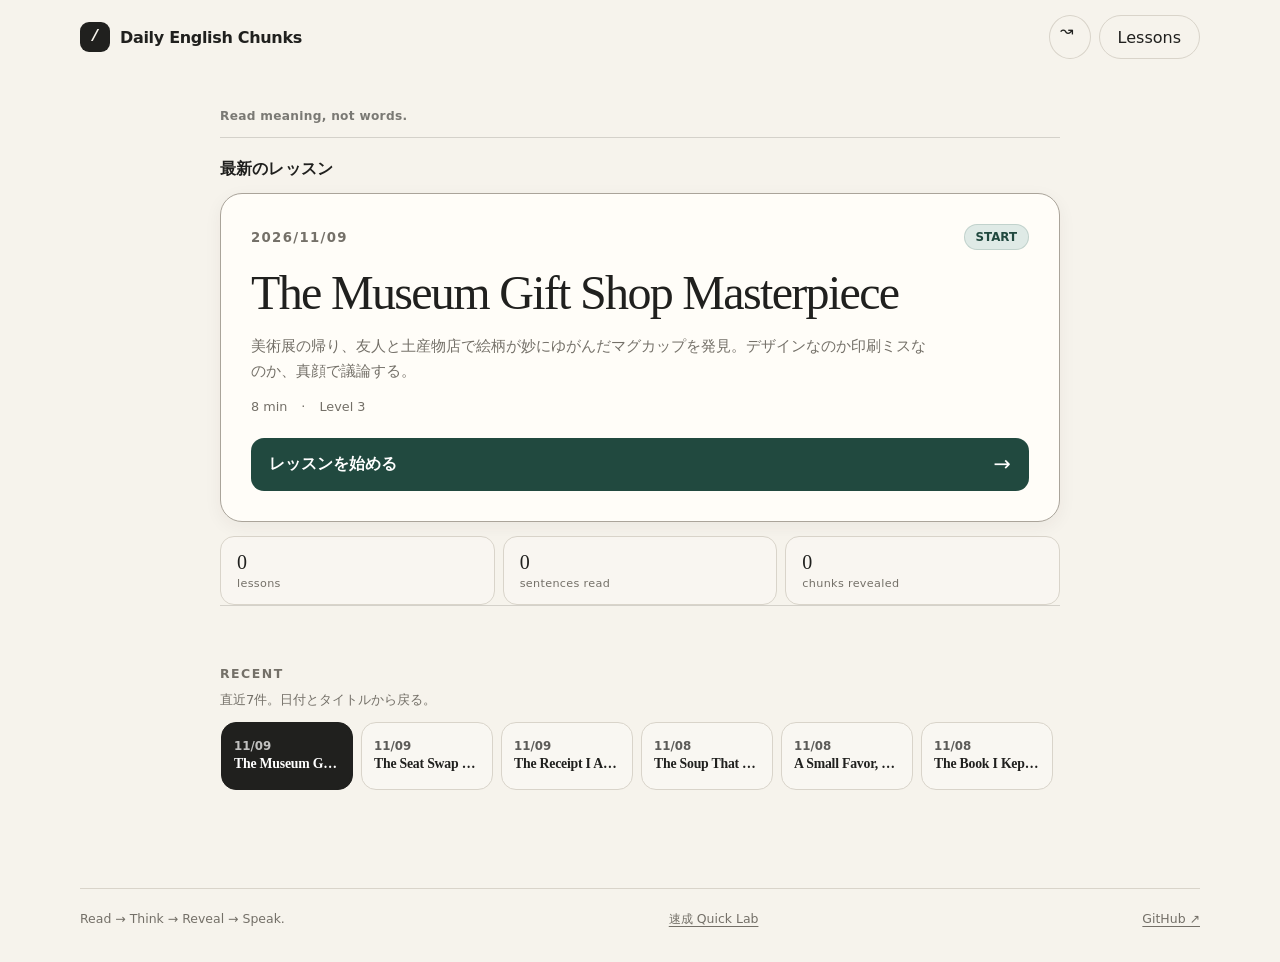
<file: index.html>
<!doctype html>
<html lang="ja">
<head>
  <meta charset="utf-8">
  <meta name="viewport" content="width=device-width, initial-scale=1, viewport-fit=cover">
  <meta name="theme-color" content="#f6f3ec">
  <meta name="description" content="英語を前から意味として受け取るための、作成日ベースのチャンクリーディング練習。">
  <title>Daily English Chunks</title>
  <link rel="icon" type="image/png" sizes="180x180" href="/dailyenglishchunks/apple-touch-icon.png?v=20260814">
  <link rel="apple-touch-icon" sizes="180x180" href="/dailyenglishchunks/apple-touch-icon.png?v=20260814">
  <link rel="icon" href="./favicon.svg" type="image/svg+xml">
  <link rel="stylesheet" href="./styles.css?v=20260813-2014">
  <link rel="stylesheet" href="./extras.css?v=20260813-2014">
  <link rel="stylesheet" href="./ux-v3.css?v=20260813-2014">
  <link rel="stylesheet" href="./ui-v3.css?v=20260904-0052">
  <link rel="stylesheet" href="./mobile-fix.css?v=20260813-2014">
  <link rel="stylesheet" href="./header-fix.css?v=20260823-1352">
  <link rel="stylesheet" href="./lesson-status.css?v=20260813-2014">
  <link rel="stylesheet" href="./chunk-alignment.css?v=20260813-2014">
  <link rel="stylesheet" href="./speak-round-flow.css?v=20260825-0029">
  <link rel="stylesheet" href="./micro-polish.css?v=20260904-0052">
  <link rel="stylesheet" href="./learning-friction.css?v=20260826-1115">
  <link rel="stylesheet" href="./semantic-editorial.css?v=20261025-featured-action">
  <link rel="stylesheet" href="./focus-mode.css?v=20260904-0151">
  <style>
    .language-hub{display:flex;flex-wrap:wrap;gap:8px;margin-top:22px;margin-bottom:5px}
    .language-choice{display:inline-flex;align-items:center;gap:7px;min-height:44px;padding:8px 13px;border:1px solid #d7ddd5;border-radius:12px;background:#fff;color:#31453b;text-decoration:none;font-size:12px;font-weight:750;line-height:1.3}
    .language-choice:hover,.language-choice:focus-visible{background:#eaf3ee;border-color:#a7c8b7}
    .language-choice.is-current{background:#253b34;color:#fff;border-color:#253b34}
    .lang-flag{display:grid;place-items:center;width:25px;height:25px;border-radius:7px;background:#eaf0eb;color:#386650;font-size:11px;font-weight:850}
    .language-choice.is-current .lang-flag{background:#466157;color:#fff}
    .language-choice.is-new{border-color:#b8d4bf}
    .language-new-tag{font-size:9px;letter-spacing:.04em;padding:4px 5px;border-radius:5px;background:#e0f1e4;color:#27684d}
    @media(max-width:480px){.language-hub{gap:7px}.language-choice{padding:8px 10px;font-size:12px}}
  </style>
</head>
<body>
  <div class="app-shell">
    <header class="site-header">
      <button class="brand" id="homeBtn" type="button" aria-label="ホームへ戻る"><span class="brand-mark">/</span><span>Daily English Chunks</span></button>
      <nav class="header-actions" aria-label="メインメニュー"><button class="ghost-button header-random-button" id="randomBtn" type="button" aria-label="ランダムなLessonを開く">Random</button><button class="ghost-button" id="archiveBtn" type="button">Lessons</button></nav>
    </header>
    <div id="stepProgress" class="step-progress" hidden><div class="step-progress-bar" id="stepProgressBar"></div></div>
    <main id="app" tabindex="-1"></main>
    <footer class="site-footer"><span>Read → Think → Reveal → Speak.</span><a href="./quick/" aria-label="速成 Quick Labで漢字入力を練習">速成 Quick Lab</a><a href="https://github.com/silovar-uk/dailyenglishchunks" target="_blank" rel="noreferrer">GitHub ↗</a></footer>
  </div>
  <script src="./lessons.js?v=20260813-2014"></script>
  <script src="./lesson-2026-08-11.js?v=20260813-2014"></script>
  <script src="./lesson-2026-08-11-update.js?v=20260813-2014"></script>
  <script src="./lesson-2026-08-12.js?v=20260813-2014"></script>
  <script src="./lesson-2026-08-13.js?v=20260813-2014"></script>
  <script src="./lesson-2026-08-14.js?v=20260814-2131"></script>
  <script src="./lesson-2026-08-15.js?v=20260816-0200"></script>
  <script src="./lesson-2026-08-16.js?v=20260817-0424"></script>
  <script src="./lesson-2026-08-17.js?v=20260817-2003"></script>
  <script src="./lesson-2026-08-18.js?v=20260818-0838"></script>
  <script src="./lesson-2026-08-18-priority.js?v=20260818-2004"></script>
  <script src="./lesson-2026-08-19.js?v=20260819-0814"></script>
  <script src="./lesson-2026-08-19-full-picture.js?v=20260819-2009"></script>
  <script src="./lesson-2026-08-20.js?v=20260820-0837"></script>
  <script src="./lesson-2026-08-20-delay.js?v=20260821-0729"></script>
  <script src="./lesson-2026-08-21.js?v=20260821-0729"></script>
  <script src="./lesson-2026-08-21-flag-problems.js?v=20260822-0845"></script>
  <script src="./lesson-2026-08-22.js?v=20260822-0845"></script>
  <script src="./lesson-2026-08-22-not-sure.js?v=20260822-2100"></script>
  <script src="./lesson-2026-08-23.js?v=20260823-1055"></script>
  <script src="./lesson-2026-08-23-change-mind.js?v=20260823-2147"></script>
  <script src="./lesson-2026-08-24-inner-monologue.js?v=20260824-0122"></script>
  <script src="./lesson-2026-08-24-umbrella.js?v=20260824-1045"></script>
  <script src="./lesson-2026-08-24-unrealistic-deadline.js?v=20260824-2010"></script>
  <script src="./lesson-2026-08-25.js?v=20260825-0858"></script>
  <script src="./lesson-2026-08-25-urgent-important.js?v=20260825-2046"></script>
  <script src="./lesson-2026-08-26.js?v=20260826-1109"></script>
  <script src="./lesson-2026-08-26-good-enough.js?v=20260826-2138"></script>
  <script src="./lesson-2026-08-27.js?v=20260827-0821"></script>
  <script src="./lesson-2026-08-27-decide-yourself.js?v=20260827-2129"></script>
  <script src="./lesson-2026-08-28-targeted-help.js?v=20260829-1223"></script>
  <script src="./lesson-2026-08-29.js?v=20260829-1223"></script>
  <script src="./lesson-2026-08-29-definition-of-done.js?v=20260829-2033"></script>
  <script src="./lesson-2026-08-30.js?v=20260830-1139"></script>
  <script src="./lesson-2026-08-30-progress-update.js?v=20260830-2005"></script>
  <script src="./lesson-2026-08-31.js?v=20260831-0956"></script>
  <script src="./lesson-2026-08-31-changing-plan.js?v=20260831-2041"></script>
  <script src="./lesson-2026-09-01.js?v=20260901-1223"></script>
  <script src="./lesson-2026-09-02.js?v=20260902-0808"></script>
  <script src="./lesson-2026-09-03.js?v=20260903-0849"></script>
  <script src="./lesson-2026-09-03-more-time.js?v=20260903-2004"></script>
  <script src="./lesson-2026-09-04.js?v=20260904-1202"></script>
  <script src="./lesson-2026-09-05.js?v=20260906-1154"></script>
  <script src="./lesson-2026-09-05-table-tennis.js?v=20260906-1239"></script>
  <script src="./lesson-2026-09-06-buying-time.js?v=20260906-2118"></script>
  <script src="./lesson-2026-09-07-overcommitted.js?v=20260907-2004"></script>
  <script src="./lesson-2026-09-07-umbrella.js?v=20260908-0659"></script>
  <script src="./lesson-2026-09-08-needs-today.js?v=20260908-2256"></script>
  <script src="./lesson-2026-09-09-before-jump.js?v=20260910-0039"></script>
  <script src="./lesson-2026-09-09-stain.js?v=20260910-0834"></script>
  <script src="./lesson-2026-09-10-request-small.js?v=20260910-2002"></script>
  <script src="./lesson-2026-09-11-pastry.js?v=20260911-1044"></script>
  <script src="./lesson-2026-09-12-call.js?v=20260912-1122"></script>
  <script src="./lesson-2026-09-13-coffee-run.js?v=20260913-0707"></script>
  <script src="./lesson-2026-09-13-know-now.js?v=20260914-1422"></script>
  <script src="./lesson-2026-09-14-gift.js?v=20260914-1422"></script>
  <script src="./lesson-2026-09-14-rush-decision.js?v=20260915-1317"></script>
  <script src="./lesson-2026-09-15-polite-seat.js?v=20260915-1317"></script>
  <script src="./lesson-2026-09-15-wrong-problem.js?v=20260916-0842"></script>
  <script src="./lesson-2026-09-16-parcel.js?v=20260916-0842"></script>
  <script src="./lesson-2026-09-16-exception-rule.js?v=20260917-1136"></script>
  <script src="./lesson-2026-09-17-recipe.js?v=20260917-1136"></script>
  <script src="./lesson-2026-09-18-fix-priority.js?v=20260918-1208"></script>
  <script src="./lesson-2026-09-18-table-tennis.js?v=20260918-1209"></script>
  <script src="./lesson-2026-09-19-tshirt.js?v=20260919-1051"></script>
  <script src="./lesson-2026-09-20-facts-assumptions.js?v=20260920-1702"></script>
  <script src="./lesson-2026-09-20-book-later.js?v=20260920-1702"></script>
  <script src="./lesson-2026-09-21-audio-guide.js?v=20260921-1307"></script>
  <script src="./lesson-2026-09-22-bench.js?v=20260922-0706"></script>
  <script src="./lesson-2026-09-23-jacket.js?v=20260923-0819"></script>
  <script src="./lesson-2026-09-23-success-looks-like.js?v=20260923-2342"></script>
  <script src="./lesson-2026-09-26-table-tennis.js?v=20260926-0714"></script>
  <script src="./lesson-2026-09-25-change-our-mind.js?v=20260926-0715"></script>
  <script src="./lesson-2026-09-26-right-problem.js?v=20260926-2017"></script>
  <script src="./lesson-2026-09-27-what-has-to-be-true.js?v=20260927-2009"></script>
  <script src="./lesson-2026-09-30-result-next-step.js?v=20260930-1958"></script>
  <script src="./lesson-2026-10-01-what-would-make-us-stop.js?v=20261001-2007"></script>
  <script src="./lesson-2026-10-02-what-would-change-the-decision.js?v=20261003-1333"></script>
  <script src="./lesson-2026-10-04-good-enough-to-move-forward.js?v=20261005-0013"></script>
  <script src="./lesson-2026-10-06-make-decision-smaller.js?v=20261007-0000"></script>
  <script src="./lesson-2026-10-08-scale-up-criteria.js?v=20261008-2302"></script>
  <script src="./lesson-2026-10-09-stop-a-pilot.js?v=20261009-2003"></script>
  <script src="./lesson-2026-10-11-right-problem-customer.js?v=20261011-2018"></script>
  <script src="./lesson-2026-10-23-evening-missed-goal.js?v=20261023-2000"></script>
  <script src="./lesson-2026-10-24-morning-first-step-walk.js?v=20261024-0700"></script>
  <script src="./lesson-2026-10-24-midday-which-entrance.js?v=20261024-1200"></script>
  <script src="./lesson-2026-10-24-evening-early-applause.js?v=20261024-2000"></script>
  <script src="./lesson-2026-10-25-morning-coffee-was-there.js?v=20261025-0700"></script>
  <script src="./lesson-2026-10-25-midday-not-up-for-karaoke.js?v=20261025-1200"></script>
  <script src="./lesson-2026-10-25-evening-cat-borrowed-coat.js?v=20261025-2000"></script>
  <script src="./lesson-2026-10-26-morning-elevator-stairs.js?v=20261026-0700"></script>
  <script src="./lesson-2026-10-26-midday-spare-film-ticket.js?v=20261026-1200"></script>
  <script src="./lesson-2026-10-26-evening-audio-guide-umbrella.js?v=20261026-2000"></script>
  <script src="./lesson-2026-10-27-morning-breakfast-without-scroll.js?v=20261027-0700"></script>
  <script src="./lesson-2026-10-27-midday-camera-beach.js?v=20261027-1200"></script>
  <script src="./lesson-2026-10-27-evening-soup-grew-on-me.js?v=20261027-2000"></script>
  <script src="./lesson-2026-10-28-morning-plant-could-wait.js?v=20261028-0700"></script>
  <script src="./lesson-2026-10-28-midday-bakery-before-bookshop.js?v=20261028-1200"></script>
  <script src="./lesson-2026-10-28-evening-shogi-trap.js?v=20261028-2000"></script>
  <script src="./lesson-2026-10-29-morning-tune-couldnt-place.js?v=20261029-0700"></script>
  <script src="./lesson-2026-10-29-midday-split-the-bill.js?v=20261029-1200"></script>
  <script src="./lesson-2026-10-29-evening-red-caps.js?v=20261029-2000"></script>
  <script src="./lesson-2026-10-30-morning-shirt-still-damp.js?v=20261030-0700"></script>
  <script src="./lesson-2026-10-30-midday-lift-to-station.js?v=20261030-1200"></script>
  <script src="./lesson-2026-10-30-evening-film-ending.js?v=20261030-2000"></script>
  <script src="./lesson-2026-10-31-morning-page-stole-my-morning.js?v=20261031-0700"></script>
  <script src="./lesson-2026-10-31-midday-festival-separate-stages.js?v=20261031-1200"></script>
  <script src="./lesson-2026-10-31-evening-ghost-queue.js?v=20261031-2000"></script>
  <script src="./lesson-2026-11-01-morning-jar-lid.js?v=20261101-0700"></script>
  <script src="./lesson-2026-11-01-midday-quieter-dinner.js?v=20261101-1200"></script>
  <script src="./lesson-2026-11-01-evening-quiz-last-place.js?v=20261101-2000"></script>
  <script src="./lesson-2026-11-02-morning-recycling-bag.js?v=20261102-0700"></script>
  <script src="./lesson-2026-11-02-midday-seat-swap.js?v=20261102-1200"></script>
  <script src="./lesson-2026-11-02-evening-pottery-mug.js?v=20261102-2000"></script>
  <script src="./lesson-2026-11-03-morning-shortcut-not-taken.js?v=20261103-0700"></script>
  <script src="./lesson-2026-11-03-midday-museum-tickets.js?v=20261103-1200"></script>
  <script src="./lesson-2026-11-03-evening-goal-that-wasnt.js?v=20261103-2000"></script>
  <script src="./lesson-2026-11-04-morning-window-open.js?v=20261104-0700"></script>
  <script src="./lesson-2026-11-04-midday-borrowed-book.js?v=20261104-1200"></script>
  <script src="./lesson-2026-11-04-evening-salty-dessert.js?v=20261104-2000"></script>
  <script src="./lesson-2026-11-05-morning-forgot-list.js?v=20261105-0700"></script>
  <script src="./lesson-2026-11-05-midday-quiet-table.js?v=20261105-1200"></script>
  <script src="./lesson-loader.js?v=20260813-2014"></script>
  <script src="./bootstrap.js?v=20260813-2014"></script>
  <script src="./lesson-2026-11-05-evening-museum-audio-guide.js?v=20261105-2000"></script>

  <script src="./lesson-2026-11-06-morning-before-alarm.js?v=20261106-0700"></script>
  <script src="./lesson-2026-11-06-midday-library-book.js?v=20261106-1200"></script>
  <script src="./lesson-2026-11-06-evening-karaoke-song.js?v=20261106-2000"></script>
<script src="./lesson-2026-11-07-morning-bus-stop.js?v=20261107-0700"></script>
<script src="./lesson-2026-11-07-midday-umbrella-plan.js?v=20261107-1200"></script>
<script src="./lesson-2026-11-07-evening-chess-blunder.js?v=20261107-2000"></script>
<script src="./lesson-2026-11-08-morning-library-return.js?v=20261108-0700"></script>
<script src="./lesson-2026-11-08-midday-garden-favor.js?v=20261108-1200"></script>
<script src="./lesson-2026-11-08-evening-spicy-soup.js?v=20261108-2000"></script>
<script src="./lesson-2026-11-09-morning-receipt.js?v=20261109-0700"></script>
<script src="./lesson-2026-11-09-midday-cinema-seats.js?v=20261109-1200"></script>
<script src="./lesson-2026-11-09-evening-museum-mug.js?v=20261109-2000"></script>
<script src="./app.js?v=20261025-featured-action"></script>
  <script src="./lesson-flow.js?v=20260904-0100"></script>
  <script src="./chunk-guard.js?v=20260813-2014"></script>
  <script src="./ui-v3.js?v=20260904-0057"></script>
  <script src="./speak-round-flow.js?v=20260827-0055"></script>
  <script src="./navigation-guard.js?v=20260904-0151"></script>
  <script src="./lesson-status.js?v=20260813-2014"></script>
  <script src="./chunk-step-recovery.js?v=20260813-2014"></script>
  <script src="./learning-friction.js?v=20260826-1115"></script>
  <script src="./semantic-editorial.js?v=20260904-0048"></script>
  <script src="./focus-mode.js?v=20260904-0151"></script>
</body>
</html>
</file>
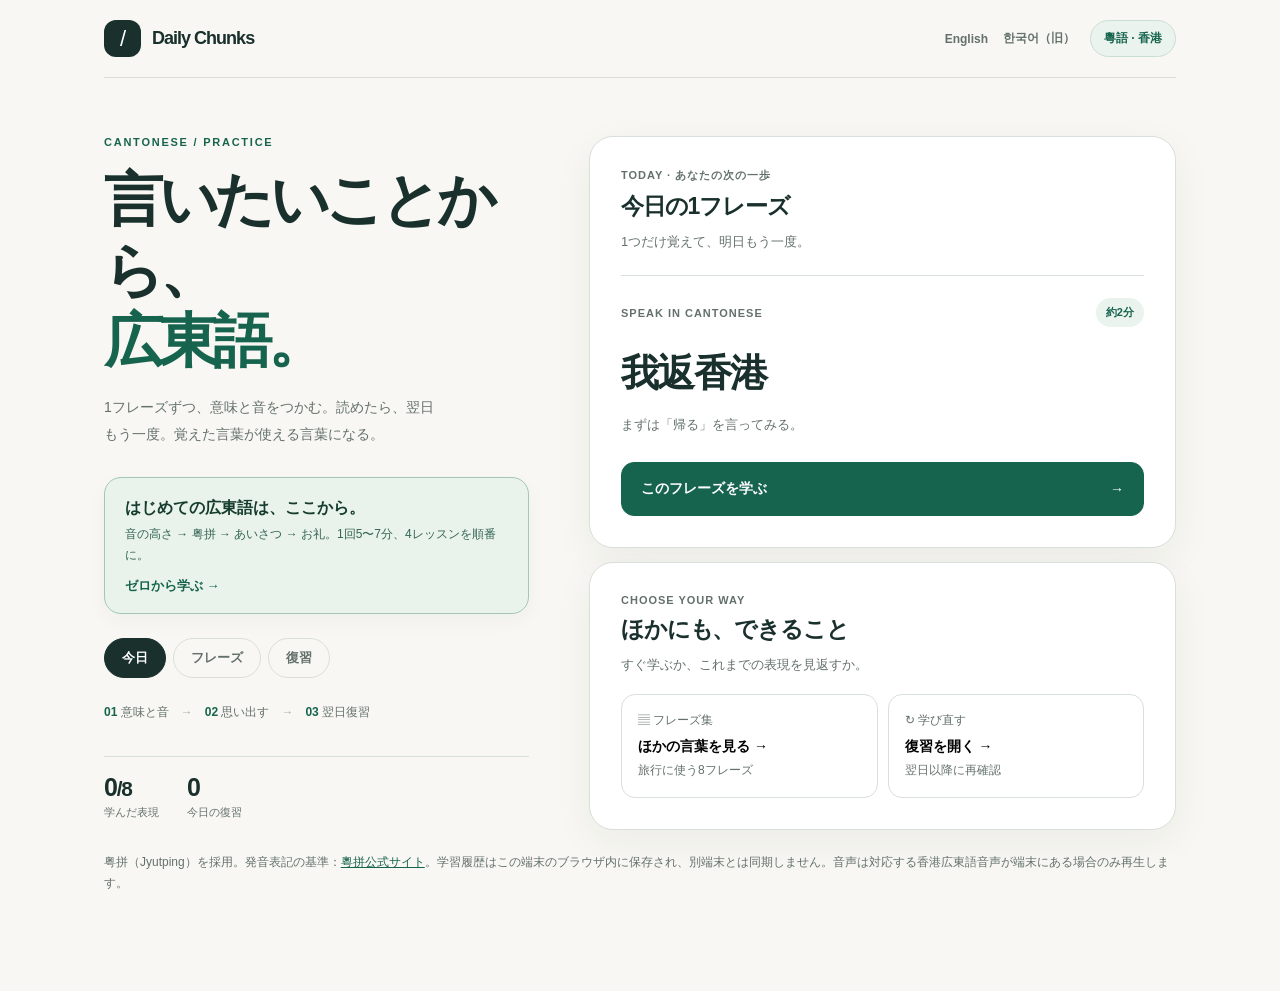
<file: cantonese/index.html>
<!doctype html>
<html lang="ja">
<head>
<meta charset="utf-8">
<meta name="viewport" content="width=device-width, initial-scale=1, viewport-fit=cover">
<meta name="theme-color" content="#f8f7f3">
<meta name="description" content="香港広東語を1フレーズから。粤拼・意味・発音・翌日の復習をひとつの画面で。">
<title>Cantonese Chunks — Daily Chunks</title>
<style>
:root{color-scheme:light;--bg:#f8f7f3;--ink:#19302d;--sub:#64716b;--line:#d9dfd9;--paper:#fff;--green:#17644e;--soft:#ebf3ee;--amber:#bd633b;--focus:#edb45a;--shadow:0 12px 42px rgba(31,54,43,.055)}
*{box-sizing:border-box}html{scroll-behavior:smooth}body{margin:0;background:var(--bg);color:var(--ink);font-family:-apple-system,BlinkMacSystemFont,"Helvetica Neue","Hiragino Kaku Gothic ProN","Noto Sans CJK JP",sans-serif;-webkit-font-smoothing:antialiased}button,input{font:inherit}button{cursor:pointer}button:disabled{cursor:not-allowed;opacity:.52}a{color:inherit;text-decoration:none}:focus-visible{outline:3px solid var(--focus);outline-offset:3px}.page{max-width:1140px;margin:auto;padding:0 34px 96px}.topbar{display:flex;align-items:center;justify-content:space-between;min-height:78px;border-bottom:1px solid var(--line);gap:12px}.brand{display:flex;align-items:center;gap:11px;font-weight:850;letter-spacing:-.055em;font-size:18px}.brand-mark{display:grid;place-items:center;background:var(--ink);color:#fff;width:37px;height:37px;border-radius:12px;font-size:22px;font-weight:500}.topnav{display:flex;align-items:center;gap:15px}.topnav a{font-size:12px;color:var(--sub);font-weight:650}.topnav a:hover{text-decoration:underline}.lang-chip{background:var(--soft);border:1px solid #c9dfd1;color:var(--green);padding:9px 13px;border-radius:50px;font-weight:800;font-size:12px}.bodygrid{display:grid;grid-template-columns:minmax(275px,.84fr) minmax(0,1.16fr);gap:60px;padding-top:58px;align-items:start}.aside{position:sticky;top:30px}.overline{font-size:11px;font-weight:850;letter-spacing:.16em;color:var(--green);text-transform:uppercase;margin:0 0 17px}.hero-title{font-size:clamp(38px,4.6vw,61px);line-height:1.2;letter-spacing:-.075em;font-weight:800;margin:0 0 17px}.hero-title em{font-style:normal;color:var(--green)}.hero-copy{max-width:340px;color:var(--sub);line-height:1.9;font-size:14px;margin:0 0 30px}.rail{display:flex;flex-wrap:wrap;gap:7px;margin:0 0 26px}.rail button{border-radius:999px;border:1px solid var(--line);padding:10px 17px;background:transparent;color:var(--sub);font-size:13px;font-weight:750;transition:.16s}.rail button[aria-current="page"]{background:var(--ink);color:#fff;border-color:var(--ink)}.steps{display:flex;gap:12px;align-items:center;color:var(--sub);font-size:12px;flex-wrap:wrap}.steps b{color:var(--green);font-weight:850}.steps span:not(:last-child):after{content:'→';margin-left:12px;color:#a7b3aa}.stats{border-top:1px solid var(--line);margin-top:35px;padding-top:16px;display:flex;gap:28px}.stat strong{display:block;font-size:25px;letter-spacing:-.05em}.stat span{font-size:11px;color:var(--sub)}.panel{background:var(--paper);border:1px solid var(--line);border-radius:24px;padding:31px;box-shadow:var(--shadow)}.panel + .panel{margin-top:14px}.eyebrow{font-size:11px;color:var(--sub);font-weight:780;letter-spacing:.09em;text-transform:uppercase}.panel-title{font-size:23px;letter-spacing:-.05em;line-height:1.3;margin:9px 0 8px}.muted{font-size:13px;line-height:1.8;color:var(--sub);margin:0}.main-cn{font-weight:800;font-size:clamp(27px,3vw,38px);line-height:1.4;letter-spacing:-.045em;margin:20px 0 13px;overflow-wrap:anywhere}.small-cn{font-size:22px;line-height:1.5;font-weight:800;letter-spacing:-.025em}.primary{background:var(--green);color:white;border:1px solid var(--green);border-radius:13px;padding:16px 19px;min-height:54px;font-size:14px;font-weight:800;width:100%;display:flex;align-items:center;justify-content:space-between;gap:12px}.primary:hover{background:#0d513e}.secondary{background:#fff;color:var(--ink);border:1px solid var(--line);border-radius:12px;padding:13px 14px;min-height:46px;font-weight:720;font-size:13px}.secondary[aria-pressed="true"]{background:var(--soft);border-color:#9bbfac;color:var(--green)}.quick-actions{display:grid;grid-template-columns:1fr 1fr;gap:10px;margin:19px 0}.intro-flow{display:grid;grid-template-columns:1fr 1fr;gap:10px;margin-top:18px}.mini-card{padding:16px;border:1px solid var(--line);border-radius:14px;min-height:101px}.mini-card strong{display:block;font-size:14px;margin:8px 0 5px}.mini-card span{display:block;font-size:12px;color:var(--sub);line-height:1.6}.sectionline{display:flex;justify-content:space-between;gap:10px;align-items:center}.hr{height:1px;background:var(--line);margin:22px 0}.source{font-size:12px;color:var(--sub);margin-top:22px;line-height:1.8}.source a{color:var(--green);text-decoration:underline}.pill{font-size:11px;background:var(--soft);color:var(--green);padding:7px 10px;border-radius:100px;font-weight:850;white-space:nowrap}.big-phonetic{background:#f3f6f3;border-radius:14px;padding:15px;font-size:16px;line-height:1.8;color:#2c5545;letter-spacing:.01em;overflow-wrap:anywhere}.translation{background:#f5f5f0;border-radius:14px;padding:15px;font-size:15px;line-height:1.75}.detail-title{font-weight:800;font-size:13px;margin-bottom:10px}.chunk-grid{display:flex;gap:7px;flex-wrap:wrap}.chunk-btn{border:1px solid #d1dbd3;background:#fff;border-radius:12px;padding:13px 15px;text-align:left;min-height:60px;color:var(--ink)}.chunk-btn[aria-pressed="true"]{border-color:var(--green);background:var(--soft)}.chunk-btn .characters{font-size:19px;font-weight:750;display:block}.chunk-btn .roman{font-size:11px;color:var(--sub);display:block;margin-top:5px}.chunk-explain{padding:15px;border:1px solid #c6dfd0;border-radius:13px;margin-top:11px;background:var(--soft);font-size:13px;line-height:1.8}.chunk-explain b{display:block;margin-bottom:4px}.audio-row{display:flex;gap:10px;align-items:center;flex-wrap:wrap;margin:18px 0}.audio-row .secondary{flex:1;min-width:130px}.status{font-size:12px;color:var(--sub);line-height:1.65;margin:0 0 7px}.status[role="status"]{min-height:20px}.option{display:block;width:100%;text-align:left;background:#fff;border:1px solid var(--line);border-radius:12px;padding:16px;min-height:53px;margin:9px 0;font-weight:650;font-size:14px;color:var(--ink)}.option.correct{border-color:#79b796;background:var(--soft)}.option.wrong{border-color:#d9a08b;background:#fff0ea}.feedback{font-size:13px;background:var(--soft);padding:14px;border-radius:12px;line-height:1.8;margin:15px 0}.feedback.error{background:#fff0ea}.section-sub{color:var(--sub);font-size:12px;line-height:1.7}.mode-link{display:inline-flex;align-items:center;gap:5px;border:0;background:none;color:var(--green);font-size:12px;font-weight:800;padding:9px 0}.cardlist{display:grid;gap:9px;margin-top:19px}.listbutton{width:100%;background:#fff;border:1px solid var(--line);border-radius:13px;padding:15px 16px;text-align:left;display:flex;justify-content:space-between;gap:13px;align-items:center;color:var(--ink)}.listbutton:hover{background:var(--soft)}.listbutton strong{font-size:18px;font-weight:780;display:block;line-height:1.5}.listbutton small{font-size:12px;line-height:1.6;color:var(--sub)}.list-side{font-size:11px;color:var(--green);font-weight:750;white-space:nowrap}.search{width:100%;border:1px solid var(--line);padding:15px;border-radius:12px;font-size:14px;outline-offset:2px;background:#fff}.empty{text-align:center;padding:28px 10px}.empty-icon{font-size:30px;margin-bottom:12px}.review-card{padding:15px;border:1px solid var(--line);border-radius:14px;background:#fff;margin-top:10px}.review-label{font-size:12px;color:var(--sub);line-height:1.6}.review-cta{display:grid;grid-template-columns:1fr 1fr;gap:9px;margin-top:15px}.review-cta button{font-size:13px}.footnote{font-size:12px;color:var(--sub);margin-top:26px;line-height:1.8}.stack{display:grid;gap:12px}.flash{font-size:12px;color:var(--green);padding:10px 13px;background:var(--soft);border-radius:12px;margin-top:15px}.mobile-tabbar{display:none}.fade{animation:rise .22s ease-out}@keyframes rise{from{opacity:.5;transform:translateY(5px)}to{opacity:1;transform:none}}@media(max-width:790px){.page{padding:0 19px 100px}.topbar{min-height:66px}.topnav{gap:10px}.topnav a{font-size:11px}.bodygrid{display:block;padding-top:27px}.aside{position:static}.hero-title{font-size:38px;margin-bottom:10px}.hero-copy{font-size:13px;margin-bottom:20px}.stats{display:none}.steps{margin-bottom:22px}.panel{padding:22px;border-radius:19px}.main-cn{font-size:30px}.mobile-tabbar{position:fixed;z-index:20;bottom:0;left:0;right:0;display:grid;grid-template-columns:repeat(3,1fr);padding:8px 14px calc(8px + env(safe-area-inset-bottom));background:rgba(248,247,243,.96);border-top:1px solid var(--line);backdrop-filter:blur(12px)}.mobile-tabbar button{border:0;border-radius:10px;background:transparent;min-height:51px;font-size:12px;font-weight:800;color:var(--sub)}.mobile-tabbar button[aria-current="page"]{background:var(--soft);color:var(--green)}.rail{display:none}.steps{gap:8px}.source{margin-bottom:30px}}@media(max-width:790px){body.compact-lesson .aside{display:none}body.compact-lesson .bodygrid{padding-top:20px}}@media(max-width:390px){.page{padding-left:14px;padding-right:14px}.topnav a:nth-child(2){display:none}.brand{font-size:16px}.lang-chip{padding:8px}.hero-title{font-size:35px}.panel{padding:18px}.quick-actions{gap:7px}.secondary{padding:11px}}@media(prefers-reduced-motion:reduce){html{scroll-behavior:auto}.fade{animation:none}}

.starter-gateway{display:block;margin:18px 0 24px;padding:18px 20px;border:1px solid #a4c6b2;border-radius:17px;background:#e9f3eb;color:#153c2c;text-decoration:none;box-shadow:0 7px 20px #153c2c0a}.starter-gateway strong{display:block;font-size:16px;line-height:1.45}.starter-gateway span{display:block;font-size:12px;color:#356553;line-height:1.7;margin-top:5px}.starter-gateway:hover,.starter-gateway:focus-visible{border-color:#17644e;background:#dff0e4}.starter-gateway b{display:inline-block;margin-top:12px;font-size:13px;color:#17644e}
</style>
</head>
<body>
<div class="page">
<header class="topbar"><a class="brand" href="../" aria-label="Daily Chunks のホームへ"><span class="brand-mark">/</span><span>Daily Chunks</span></a><nav class="topnav" aria-label="言語"><a href="../">English</a><a href="../korean/" title="過去の韓国語教材">한국어（旧）</a><span class="lang-chip">粵語 · 香港</span></nav></header>
<div class="bodygrid"><aside class="aside"><p class="overline">CANTONESE / PRACTICE</p><h1 class="hero-title">言いたいことから、<br><em>広東語。</em></h1><p class="hero-copy">1フレーズずつ、意味と音をつかむ。読めたら、翌日もう一度。覚えた言葉が使える言葉になる。</p><a class="starter-gateway" href="./starter.html" aria-label="広東語ゼロから学ぶ 初心者向け4レッスン"><strong>はじめての広東語は、ここから。</strong><span>音の高さ → 粤拼 → あいさつ → お礼。1回5〜7分、4レッスンを順番に。</span><b>ゼロから学ぶ →</b></a><nav class="rail" aria-label="学習メニュー"><button type="button" data-nav="today" aria-current="page">今日</button><button type="button" data-nav="phrases">フレーズ</button><button type="button" data-nav="review">復習</button></nav><div class="steps"><span><b>01</b> 意味と音</span><span><b>02</b> 思い出す</span><span><b>03</b> 翌日復習</span></div><div id="stats" class="stats" aria-label="学習履歴"></div></aside><main id="app" aria-live="off"></main></div>
<footer class="source">粤拼（Jyutping）を採用。発音表記の基準：<a href="https://jyutping.org/" target="_blank" rel="noopener noreferrer">粵拼公式サイト</a>。学習履歴はこの端末のブラウザ内に保存され、別端末とは同期しません。音声は対応する香港広東語音声が端末にある場合のみ再生します。</footer>
</div>
<nav class="mobile-tabbar" aria-label="学習メニュー"><button type="button" data-nav="today" aria-current="page">◉　今日</button><button type="button" data-nav="phrases">▤　フレーズ</button><button type="button" data-nav="review">↻　復習</button></nav>
<script>
(function(){'use strict';
const lessons=[
{id:'return',cn:'我返香港',py:'ngo5 faan1 hoeng1 gong2',ja:'私は香港に帰る。',context:'まずは「帰る」を言ってみる。',bits:[['我','ngo5','私'],['返','faan1','帰る'],['香港','hoeng1 gong2','香港']],q:'「返香港」が表すのは？',opts:['香港に帰る','香港へ引っ越す','香港で働く'],a:0,note:'返（faan1）は「帰る」。香港の日常会話でよく使う。'},
{id:'frequency',cn:'我一年返香港一兩次',py:'ngo5 jat1 nin4 faan1 hoeng1 gong2 jat1 loeng5 ci3',ja:'私は年に1〜2回香港に帰る。',context:'帰省の頻度まで伝える。',bits:[['我','ngo5','私'],['一年','jat1 nin4','一年・年に'],['返香港','faan1 hoeng1 gong2','香港に帰る'],['一兩次','jat1 loeng5 ci3','1〜2回']],q:'「一兩次」は何回？',opts:['1〜2回','2〜3か月','年に1回だけ'],a:0,note:'次（ci3）は行動の回数を数える言葉。'},
{id:'friends',cn:'我有唔少朋友',py:'ngo5 jau5 m4 siu2 pang4 jau5',ja:'私には結構たくさんの友達がいる。',context:'友達の話に広げる。',bits:[['我','ngo5','私'],['有','jau5','いる・持っている'],['唔少','m4 siu2','少なくない・結構多い'],['朋友','pang4 jau5','友達']],q:'「唔少朋友」はどんな意味？',opts:['友達が少ない','結構多くの友達','幼なじみ'],a:1,note:'唔（m4）は否定。唔少で「少なくない」。'},
{id:'travel',cn:'佢哋成日去日本旅行',py:'keoi5 dei6 seng4 jat6 heoi3 jat6 bun2 leoi5 hang4',ja:'彼らはよく日本に旅行する。',context:'友達の日本旅行について話す。',bits:[['佢哋','keoi5 dei6','彼ら'],['成日','seng4 jat6','よく・頻繁に'],['去日本','heoi3 jat6 bun2','日本へ行く'],['旅行','leoi5 hang4','旅行する']],q:'「成日」の意味に一番近いのは？',opts:['頻繁に','初めて','来年'],a:0,note:'成日（seng4 jat6）は日常会話で「しょっちゅう・よく」。'},
{id:'tokyo',cn:'佢哋唔單止去東京',py:'keoi5 dei6 m4 daan1 zi2 heoi3 dung1 ging1',ja:'彼らは東京だけに行くわけではない。',context:'東京以外にも行くことを伝える。',bits:[['佢哋','keoi5 dei6','彼ら'],['唔單止','m4 daan1 zi2','〜だけではない'],['去','heoi3','行く'],['東京','dung1 ging1','東京']],q:'「唔單止」はどんな意味？',opts:['もう行かない','〜だけではない','〜しか知らない'],a:1,note:'唔單止〜は、続けて別のものを挙げる時に便利。'},
{id:'places',cn:'仲會去九州同北海道',py:'zung6 wui5 heoi3 gau2 zau1 tung4 bak1 hoi2 dou6',ja:'九州や北海道にも行く。',context:'行き先を付け加える。',bits:[['仲會','zung6 wui5','さらに〜もする'],['去','heoi3','行く'],['九州','gau2 zau1','九州'],['同','tung4','〜と・そして'],['北海道','bak1 hoi2 dou6','北海道']],q:'「同」はこの文では何の役割？',opts:['場所を否定する','九州と北海道をつなぐ','回数を表す'],a:1,note:'同（tung4）は会話で「〜と」を表す。'},
{id:'howoften',cn:'你幾耐去一次日本？',py:'nei5 gei2 noi6 heoi3 jat1 ci3 jat6 bun2',ja:'どのくらいの頻度で日本に行く？',context:'相手の旅行頻度を聞いてみる。',bits:[['你','nei5','あなた'],['幾耐','gei2 noi6','どれくらいの間隔'],['去一次','heoi3 jat1 ci3','一回行く'],['日本','jat6 bun2','日本']],q:'「幾耐去一次」は何を聞く表現？',opts:['何時間滞在するか','何人で行くか','どのくらいの頻度で行くか'],a:2,note:'幾耐〜一次で「どのくらいの間隔で一回〜する？」。'},
{id:'wish',cn:'我都想去北海道',py:'ngo5 dou1 soeng2 heoi3 bak1 hoi2 dou6',ja:'私も北海道に行きたい。',context:'相手の旅行の話に反応する。',bits:[['我','ngo5','私'],['都','dou1','〜も'],['想','soeng2','〜したい'],['去北海道','heoi3 bak1 hoi2 dou6','北海道へ行く']],q:'「想去」はどんな気持ち？',opts:['行ったことがない','行きたい','行きたくない'],a:1,note:'想（soeng2）は「〜したい」。都（dou1）で「私も」。'}
];
const KEY='dailychunks.cantonese.v1';
let storageOK=true;let state={cards:{}};try{const stored=JSON.parse(localStorage.getItem(KEY)||'{}');if(stored&&typeof stored.cards==='object'&&stored.cards)state=stored;}catch(e){storageOK=false;}
let screen='today',selectedId=null,showRoman=false,showJapanese=false,part=-1,answer=null,revealReview=false,reviewId=null,manualReview=false,searchQuery='',voiceState='checking';
const el=document.getElementById('app');
function safe(s){return String(s==null?'':s).replace(/[&<>"']/g,function(c){return {'&':'&amp;','<':'&lt;','>':'&gt;','"':'&quot;',"'":'&#39;'}[c];});}
function localDate(d){return [d.getFullYear(),String(d.getMonth()+1).padStart(2,'0'),String(d.getDate()).padStart(2,'0')].join('-');}
function addDays(n){const d=new Date();d.setHours(12,0,0,0);d.setDate(d.getDate()+n);return localDate(d);}
function card(id){return state.cards[id]||null;}
function save(){try{localStorage.setItem(KEY,JSON.stringify(state));storageOK=true;}catch(e){storageOK=false;}}
function countLearned(){return lessons.filter(l=>!!card(l.id)).length;}
function dueItems(){return lessons.filter(l=>card(l.id)&&card(l.id).due<=localDate(new Date()));}
function recommended(){return dueItems()[0]||lessons.find(l=>!card(l.id))||lessons[0];}
function drawStats(){document.getElementById('stats').innerHTML='<div class="stat"><strong>'+countLearned()+'<small>/'+lessons.length+'</small></strong><span>学んだ表現</span></div><div class="stat"><strong>'+dueItems().length+'</strong><span>今日の復習</span></div>';}
function navActive(){document.querySelectorAll('[data-nav]').forEach(b=>{if(b.dataset.nav===screen)b.setAttribute('aria-current','page');else b.removeAttribute('aria-current');});}
function header(label,title,desc){return '<div class="eyebrow">'+safe(label)+'</div><h2 class="panel-title">'+safe(title)+'</h2><p class="muted">'+safe(desc)+'</p>';}
function renderHome(){const l=recommended();const due=dueItems().length;return '<section class="panel fade">'+header('TODAY · あなたの次の一歩',due?'今日は復習から':'今日の1フレーズ',due?'忘れかけている言葉を、もう一度。':'1つだけ覚えて、明日もう一度。')+'<div class="hr"></div><div class="sectionline"><span class="eyebrow">'+(due?'REVIEW DUE':'SPEAK IN CANTONESE')+'</span><span class="pill">約2分</span></div><div class="main-cn" lang="yue-Hant-HK">'+safe(l.cn)+'</div><p class="muted">'+safe(l.context)+'</p><div style="height:25px"></div><button class="primary" data-action="'+(due?'review-due':'open')+'" data-id="'+l.id+'"><span>'+(due?'復習を始める':'このフレーズを学ぶ')+'</span><span aria-hidden="true">→</span></button></section><section class="panel fade" aria-label="学び方">'+header('CHOOSE YOUR WAY','ほかにも、できること','すぐ学ぶか、これまでの表現を見返すか。')+'<div class="intro-flow"><button class="mini-card" data-nav="phrases" style="text-align:left;background:#fff"><span>▤ フレーズ集</span><strong>ほかの言葉を見る →</strong><span>旅行に使う8フレーズ</span></button><button class="mini-card" data-nav="review" style="text-align:left;background:#fff"><span>↻ 学び直す</span><strong>復習を開く →</strong><span>翌日以降に再確認</span></button></div></section>'+(storageOK?'':'<p class="flash">このブラウザでは学習履歴を保存できません。プライベートモードなどの設定を確認してください。</p>');}
function renderLesson(){const l=lessons.find(x=>x.id===selectedId)||recommended();const saved=card(l.id);const buttons='<div class="quick-actions"><button class="secondary" data-action="roman" aria-pressed="'+showRoman+'">'+(showRoman?'✓ 読み方を隠す':'Aa 読み方を見る')+'</button><button class="secondary" data-action="japanese" aria-pressed="'+showJapanese+'">'+(showJapanese?'✓ 意味を隠す':'文 意味を見る')+'</button></div>';const bits=l.bits.map((b,i)=>'<button class="chunk-btn" data-action="part" data-index="'+i+'" aria-pressed="'+(part===i)+'"><span class="characters" lang="yue-Hant-HK">'+safe(b[0])+'</span>'+(showRoman?'<span class="roman">'+safe(b[1])+'</span>':'')+'</button>').join('');const explain=part>=0?'<div class="chunk-explain"><b>'+safe(l.bits[part][0])+' · '+safe(l.bits[part][1])+'</b>'+safe(l.bits[part][2])+'<div><button class="mode-link" data-action="audio-part" data-index="'+part+'">▷ この部分だけ聞く</button></div></div>':'';const audio='<div class="audio-row"><button class="secondary" data-action="audio" aria-label="全文の広東語発音を聞く">▷ 全文を聞く</button><button class="secondary" data-action="audio-slow" aria-label="全文をゆっくり聞く">◴ ゆっくり聞く</button></div><p class="status" role="status" id="voiceStatus">'+voiceHint()+'</p>';const q=answer===null?'<div class="stack">'+l.opts.map((o,i)=>'<button class="option" data-action="answer" data-index="'+i+'">'+safe(o)+'</button>').join('')+'</div>':'<div class="stack">'+l.opts.map((o,i)=>'<div class="option '+(i===l.a?'correct':i===answer?'wrong':'')+'">'+safe(o)+(i===l.a?' ✓':'')+'</div>').join('')+'</div><div class="feedback '+(answer!==l.a?'error':'')+'">'+(answer===l.a?'正解！':'確認しよう。')+' '+safe(l.note)+'</div>';
return '<section class="panel fade"><div class="sectionline"><span class="eyebrow">LEARN · PHRASE '+String(lessons.indexOf(l)+1).padStart(2,'0')+'</span><button class="mode-link" data-nav="phrases">一覧へ戻る ↗</button></div><div class="main-cn" lang="yue-Hant-HK">'+safe(l.cn)+'</div><p class="muted">'+safe(l.context)+'</p>'+buttons+(showRoman?'<div class="big-phonetic"><div class="eyebrow" style="margin-bottom:5px">JYUTPING · 粤拼</div>'+safe(l.py)+'</div>':'')+(showJapanese?'<div class="translation" style="margin-top:9px">'+safe(l.ja)+'</div>':'')+audio+'<div class="hr"></div><div class="sectionline"><div class="detail-title">意味のまとまりをタップ</div><span class="eyebrow">'+l.bits.length+' parts</span></div><div class="chunk-grid">'+bits+'</div>'+explain+'<div class="hr"></div><div class="eyebrow">CHECK · 思い出す</div><h3 class="panel-title" style="font-size:18px">'+safe(l.q)+'</h3>'+q+(answer===null?'':answer===l.a?'<div style="margin-top:18px"><button class="primary" data-action="complete"><span>'+(saved?'復習を終える':'覚えた！ 翌日復習に追加')+'</span><span>→</span></button></div>':'<button class="secondary" style="width:100%;margin-top:8px" data-action="retry">もう一度答える</button>')+'</section>';}
function renderPhrases(){const filtered=lessons.filter(l=>(l.cn+' '+l.py+' '+l.ja+' '+l.context).toLowerCase().includes(searchQuery.toLowerCase()));return '<section class="panel fade">'+header('LIBRARY · 8 PHRASES','使う言葉を選ぶ','香港への帰省や、日本旅行の話から練習。')+'<div style="margin-top:19px"><label class="eyebrow" for="phraseSearch">フレーズを検索</label><input class="search" id="phraseSearch" type="search" placeholder="日本語・広東語・読み方" value="'+safe(searchQuery)+'" autocomplete="off"></div><div class="cardlist" id="phraseList">'+(filtered.length?filtered.map(l=>'<button class="listbutton" data-action="open" data-id="'+l.id+'"><span><strong lang="yue-Hant-HK">'+safe(l.cn)+'</strong><small>'+safe(l.ja)+'</small></span><span class="list-side">'+(card(l.id)?'✓ 学習済み':'学ぶ →')+'</span></button>').join(''):'<div class="empty"><p>一致するフレーズがありません。</p></div>')+'</div></section>';}
function renderReview(){const due=dueItems();const learned=lessons.filter(l=>!!card(l.id));if(reviewId)return renderReviewCard(lessons.find(l=>l.id===reviewId));if(!learned.length)return '<section class="panel fade">'+header('RECALL · REVIEW','復習は、学んだ翌日から','最初のフレーズを学ぶと、ここに復習がたまっていく。')+'<div class="empty"><div class="empty-icon">↻</div><p class="muted">まだ学習した表現がありません。</p></div><button class="primary" data-nav="today">今日の学習へ <span>→</span></button></section>';return '<section class="panel fade">'+header('RECALL · REVIEW','言葉を思い出す','答えを見る前に、日本語から広東語を思い浮かべよう。')+'<div class="hr"></div><div class="sectionline"><strong>'+(due.length?'今日の復習 '+due.length+'件':'今日の復習は完了')+'</strong><span class="pill">'+learned.length+'フレーズ学習済み</span></div>'+(due.length?due.map(l=>'<div class="review-card"><div class="review-label">'+safe(l.ja)+'</div><button class="mode-link" data-action="review-open" data-id="'+l.id+'">この言葉を思い出す →</button></div>').join(''):'<div class="empty"><div class="empty-icon">✓</div><p class="muted">今日の復習はありません。次の復習日は下で確認できます。</p></div>')+'<div class="hr"></div><div class="detail-title">学んだフレーズ</div>'+learned.map(l=>'<div class="review-card"><div class="sectionline"><span class="review-label">'+safe(l.ja)+'</span><span class="eyebrow">'+card(l.id).due+'</span></div><button class="mode-link" data-action="review-early" data-id="'+l.id+'">任意で今すぐ練習 →</button></div>').join('')+'</section>';}
function renderReviewCard(l){if(!l)return '';return '<section class="panel fade"><button class="mode-link" data-action="review-back">← 復習一覧に戻る</button><div class="eyebrow" style="margin-top:15px">RECALL · 答えを見る前に</div><h2 class="panel-title" style="font-size:26px">'+safe(l.ja)+'</h2><p class="muted">これを広東語で言える？ まず口に出してから答えを表示。</p>'+(revealReview?'<div class="hr"></div><div class="main-cn" lang="yue-Hant-HK">'+safe(l.cn)+'</div><div class="big-phonetic">'+safe(l.py)+'</div><p class="muted" style="margin-top:12px">'+safe(l.note)+'</p><button class="mode-link" data-action="audio-review">▷ 発音を確認する</button><p class="status" role="status" id="voiceStatus">'+voiceHint()+'</p><div class="review-cta"><button class="secondary" data-action="review-rate" data-rating="hard">まだ曖昧</button><button class="primary" data-action="review-rate" data-rating="easy">思い出せた ✓</button></div>':'<div style="margin-top:22px"><button class="primary" data-action="review-reveal">答えを確認する <span>→</span></button></div>')+'<p class="footnote">'+(manualReview?'予定日前の練習では、次回復習日を繰り上げません。':'思い出せなかった言葉は、翌日また出題します。')+'</p></section>';}
function voice(){if(!('speechSynthesis' in window))return null;const voices=window.speechSynthesis.getVoices();return voices.find(v=>/^yue(?:[-_]|$)/i.test(v.lang))||voices.find(v=>/^zh[-_]HK$/i.test(v.lang))||null;}
function voiceHint(){return voiceState==='speaking'?'端末の香港広東語音声で再生中。':voice()?'端末の香港広東語音声を利用します。正確な声調はネイティブ音声で確認してください。':'この端末では香港広東語の音声を確認できません。誤って普通話の音声を流さないため、再生しません。';}
function speak(text,slow){if(!('speechSynthesis' in window)){voiceState='missing';updateVoiceHint();return;}const v=voice();if(!v){voiceState='missing';updateVoiceHint();return;}try{speechSynthesis.cancel();const utterance=new SpeechSynthesisUtterance(text);utterance.voice=v;utterance.lang=v.lang;utterance.rate=slow?.72:.92;utterance.onstart=()=>{voiceState='speaking';updateVoiceHint();};utterance.onend=()=>{voiceState='ready';updateVoiceHint();};utterance.onerror=()=>{voiceState='error';const e=document.getElementById('voiceStatus');if(e)e.textContent='音声の再生に失敗しました。端末の設定をご確認ください。';};speechSynthesis.speak(utterance);}catch(e){voiceState='error';const p=document.getElementById('voiceStatus');if(p)p.textContent='音声の再生に失敗しました。';}}
function updateVoiceHint(){const p=document.getElementById('voiceStatus');if(p)p.textContent=voiceHint();}
function render(keepScroll){const oldY=window.scrollY;document.body.classList.toggle('compact-lesson',screen!=='today');drawStats();navActive();if(screen==='today')el.innerHTML=renderHome();if(screen==='learn')el.innerHTML=renderLesson();if(screen==='phrases')el.innerHTML=renderPhrases();if(screen==='review')el.innerHTML=renderReview();document.title=(screen==='learn'?'学ぶ':screen==='phrases'?'フレーズ':screen==='review'?'復習':'今日')+' — Cantonese Chunks';if(keepScroll)window.scrollTo({top:oldY,behavior:'instant'});else window.scrollTo({top:0,behavior:'instant'});}
function go(next){if('speechSynthesis' in window)speechSynthesis.cancel();screen=next;reviewId=null;render();}
function learn(id){selectedId=id;showRoman=false;showJapanese=false;part=-1;answer=null;screen='learn';render();}
function complete(){const l=lessons.find(x=>x.id===selectedId);if(!l||answer!==l.a)return;const old=card(l.id);state.cards[l.id]={stage:old?old.stage:0,due:old?old.due:addDays(1),lastSeen:localDate(new Date())};save();screen='today';render();const banner=document.createElement('div');banner.className='flash';banner.setAttribute('role','status');banner.textContent=old?'復習できた！ 学んだ表現は引き続き復習一覧に残ります。':'学習完了！ 最初の復習は明日。';el.prepend(banner);}
function rate(rating){const l=lessons.find(x=>x.id===reviewId);if(!l)return;const old=card(l.id);if(!old)return;const isDue=old.due<=localDate(new Date());if(isDue){const nextStage=rating==='easy'?Math.min(3,(old.stage||0)+1):0;const delays=[1,3,7,14];state.cards[l.id]={...old,stage:nextStage,due:addDays(delays[nextStage]),lastSeen:localDate(new Date())};save();}reviewId=null;manualReview=false;revealReview=false;render();const banner=document.createElement('div');banner.className='flash';banner.setAttribute('role','status');banner.textContent=isDue?(rating==='easy'?'思い出せた！ 次の復習日を更新したで。':'次は明日、もう一度確認しよう。'):'練習完了。次の復習予定日はそのまま。';el.prepend(banner);}
document.addEventListener('click',function(e){const b=e.target.closest('button');if(!b)return;if(b.dataset.nav){go(b.dataset.nav);return;}const action=b.dataset.action;if(!action)return;if(action==='open'){learn(b.dataset.id);return;}if(action==='review-due'){screen='review';reviewId=b.dataset.id;manualReview=false;revealReview=false;render();return;}if(action==='roman'){showRoman=!showRoman;render(true);return;}if(action==='japanese'){showJapanese=!showJapanese;render(true);return;}if(action==='part'){part=part===Number(b.dataset.index)?-1:Number(b.dataset.index);render(true);return;}if(action==='audio'||action==='audio-slow'){const l=lessons.find(x=>x.id===selectedId);if(l)speak(l.cn,action==='audio-slow');return;}if(action==='audio-part'){const l=lessons.find(x=>x.id===selectedId);if(l&&l.bits[Number(b.dataset.index)])speak(l.bits[Number(b.dataset.index)][0],false);return;}if(action==='answer'){answer=Number(b.dataset.index);render(true);return;}if(action==='retry'){answer=null;render(true);return;}if(action==='complete'){complete();return;}if(action==='review-open'||action==='review-early'){reviewId=b.dataset.id;manualReview=action==='review-early';revealReview=false;render();return;}if(action==='review-back'){reviewId=null;render();return;}if(action==='review-reveal'){revealReview=true;render(true);return;}if(action==='audio-review'){const l=lessons.find(x=>x.id===reviewId);if(l)speak(l.cn,false);return;}if(action==='review-rate'){rate(b.dataset.rating);return;}});
document.addEventListener('input',function(e){if(e.target&&e.target.id==='phraseSearch'){searchQuery=e.target.value;const list=document.getElementById('phraseList');if(!list)return;const filtered=lessons.filter(l=>(l.cn+' '+l.py+' '+l.ja+' '+l.context).toLowerCase().includes(searchQuery.toLowerCase()));list.innerHTML=filtered.map(l=>'<button class="listbutton" data-action="open" data-id="'+l.id+'"><span><strong>'+safe(l.cn)+'</strong><small>'+safe(l.ja)+'</small></span><span class="list-side">'+(card(l.id)?'✓ 学習済み':'学ぶ →')+'</span></button>').join('')||'<div class="empty"><p>一致するフレーズがありません。</p></div>';}});
if('speechSynthesis' in window){speechSynthesis.onvoiceschanged=updateVoiceHint;}
render();
})();
</script>
</body>
</html>
</file>
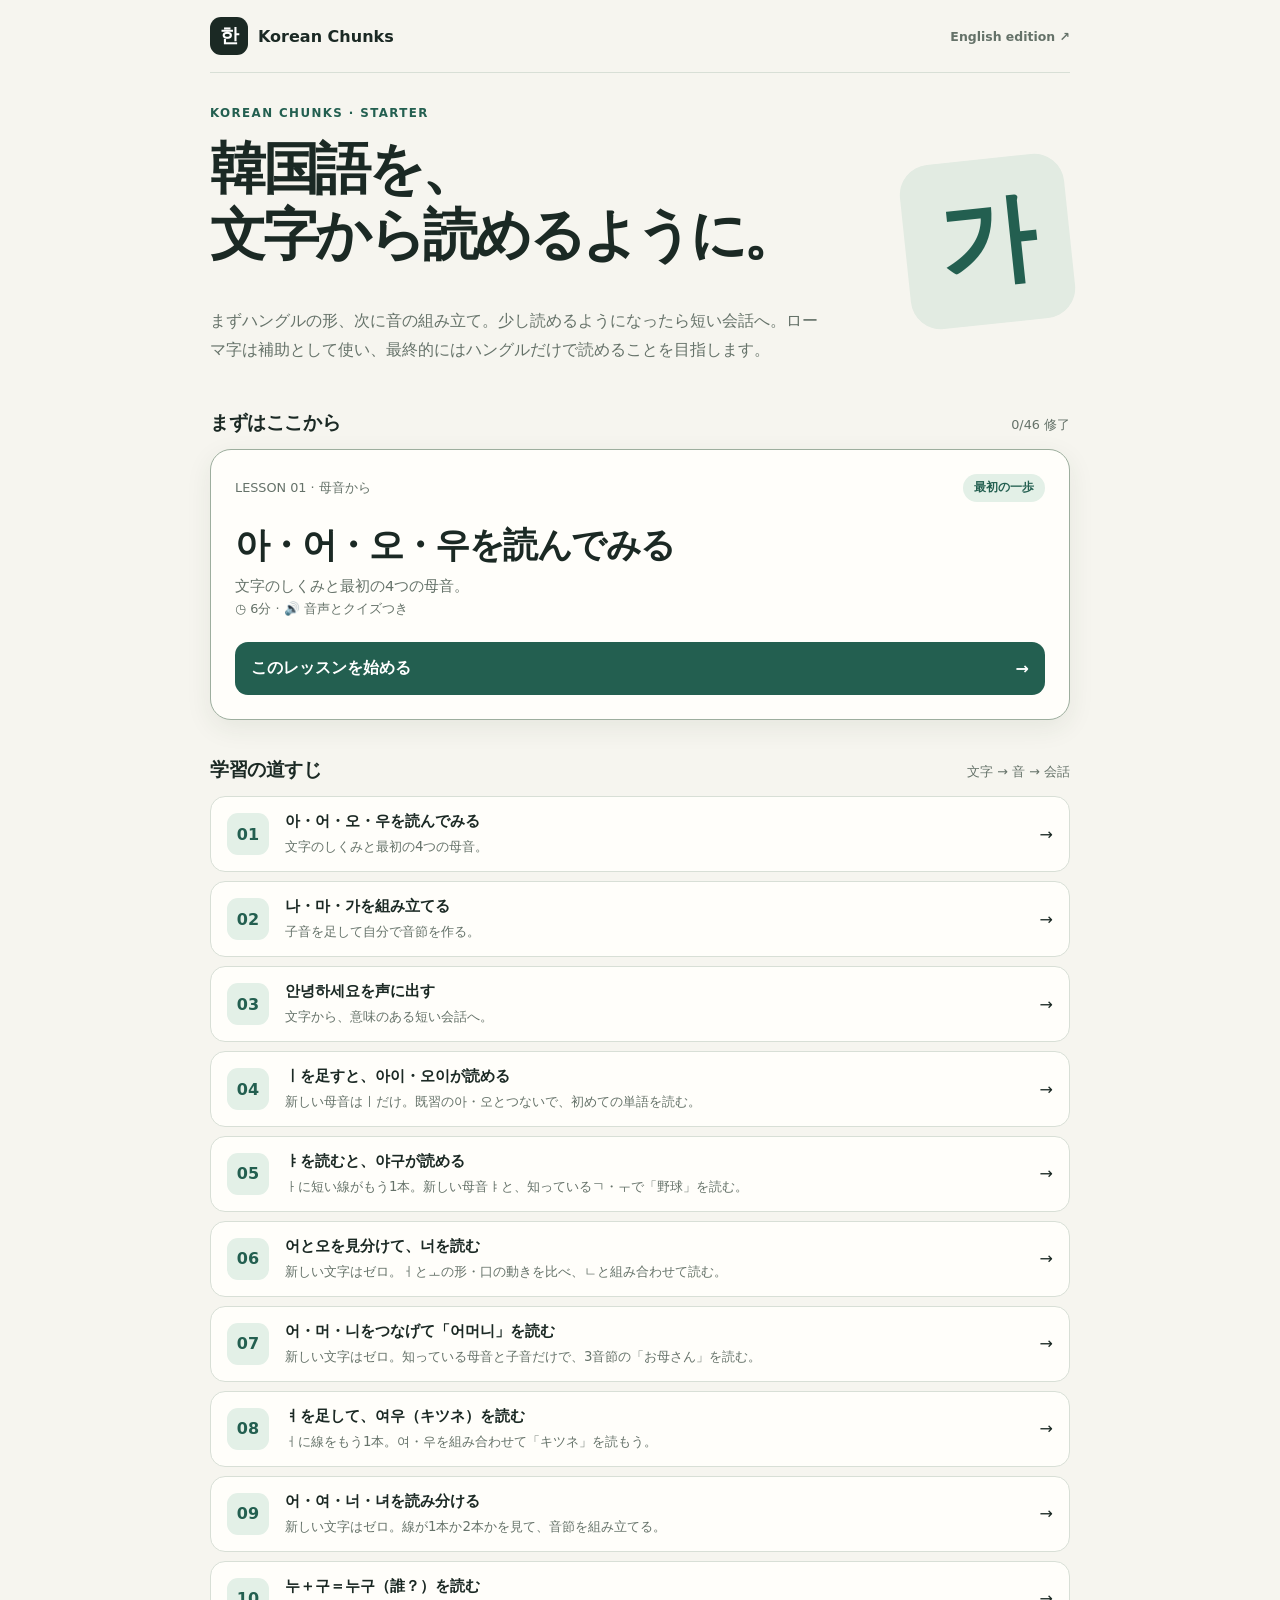
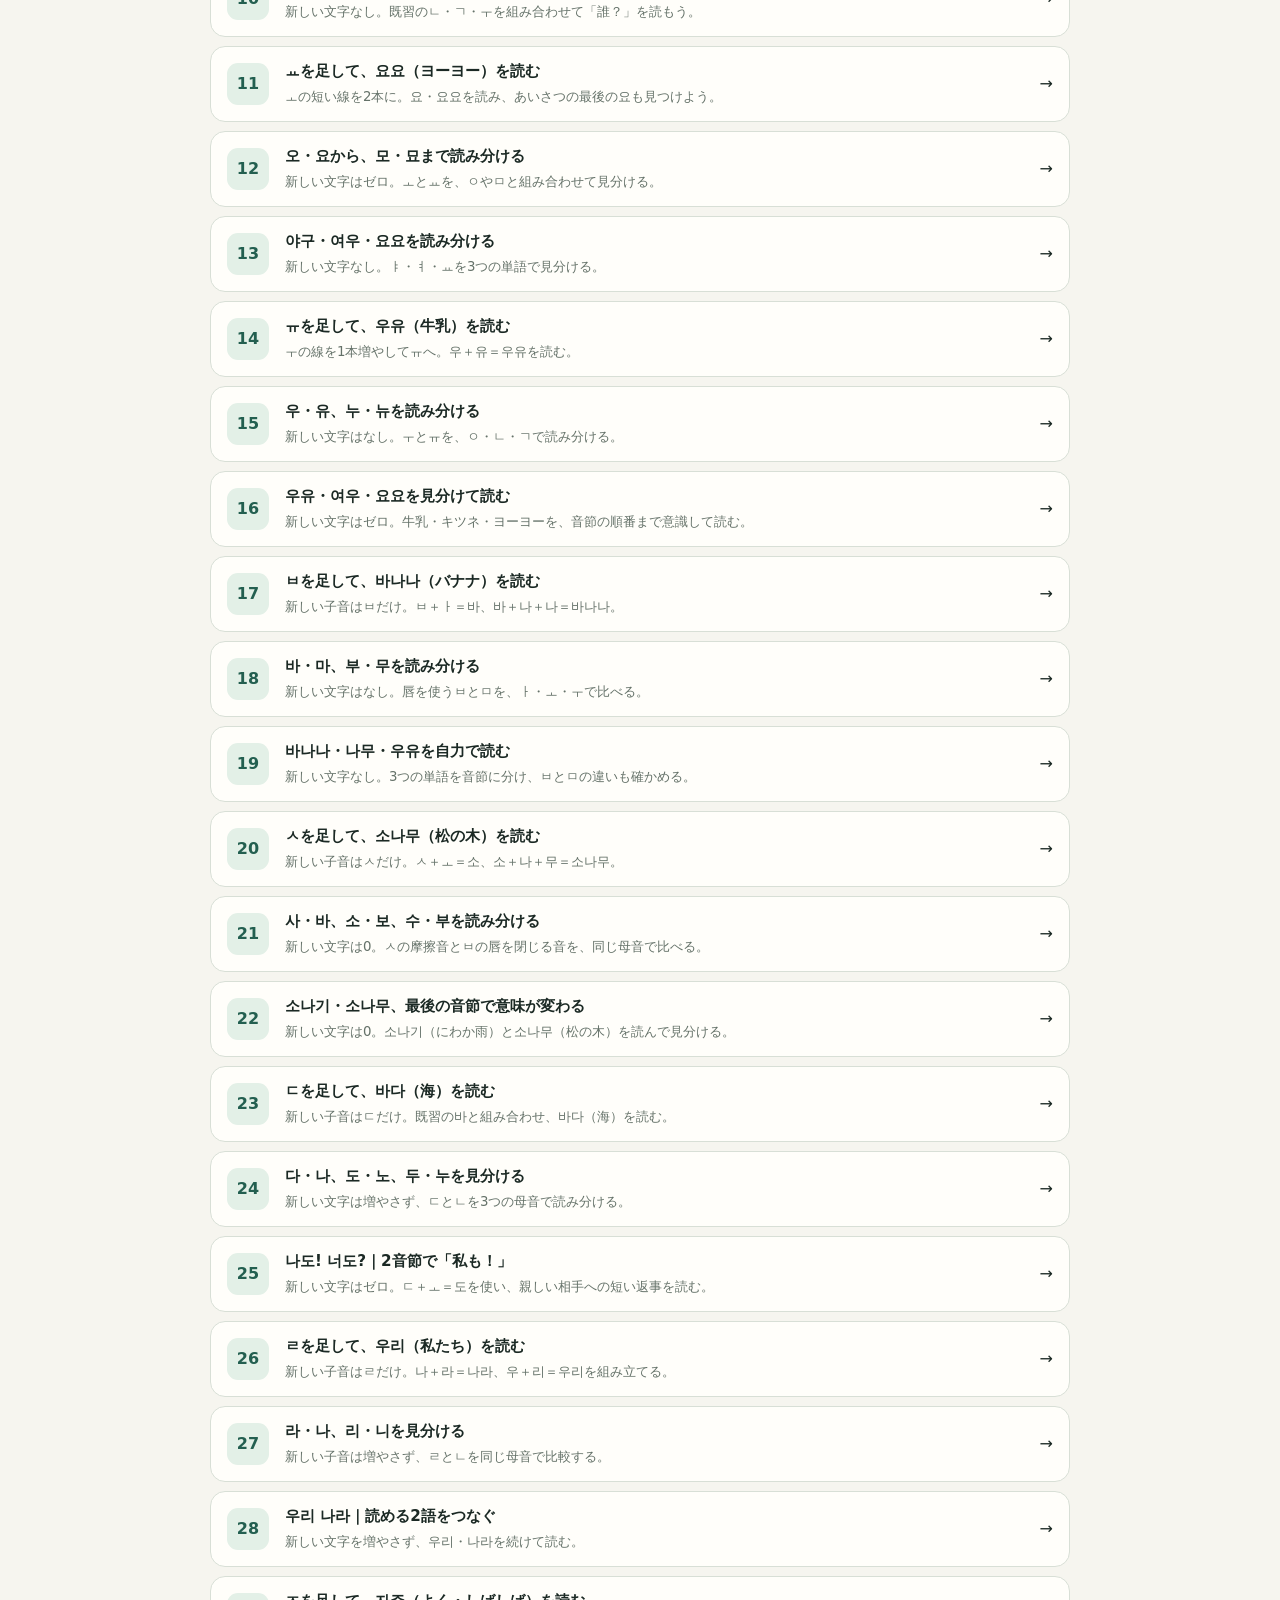
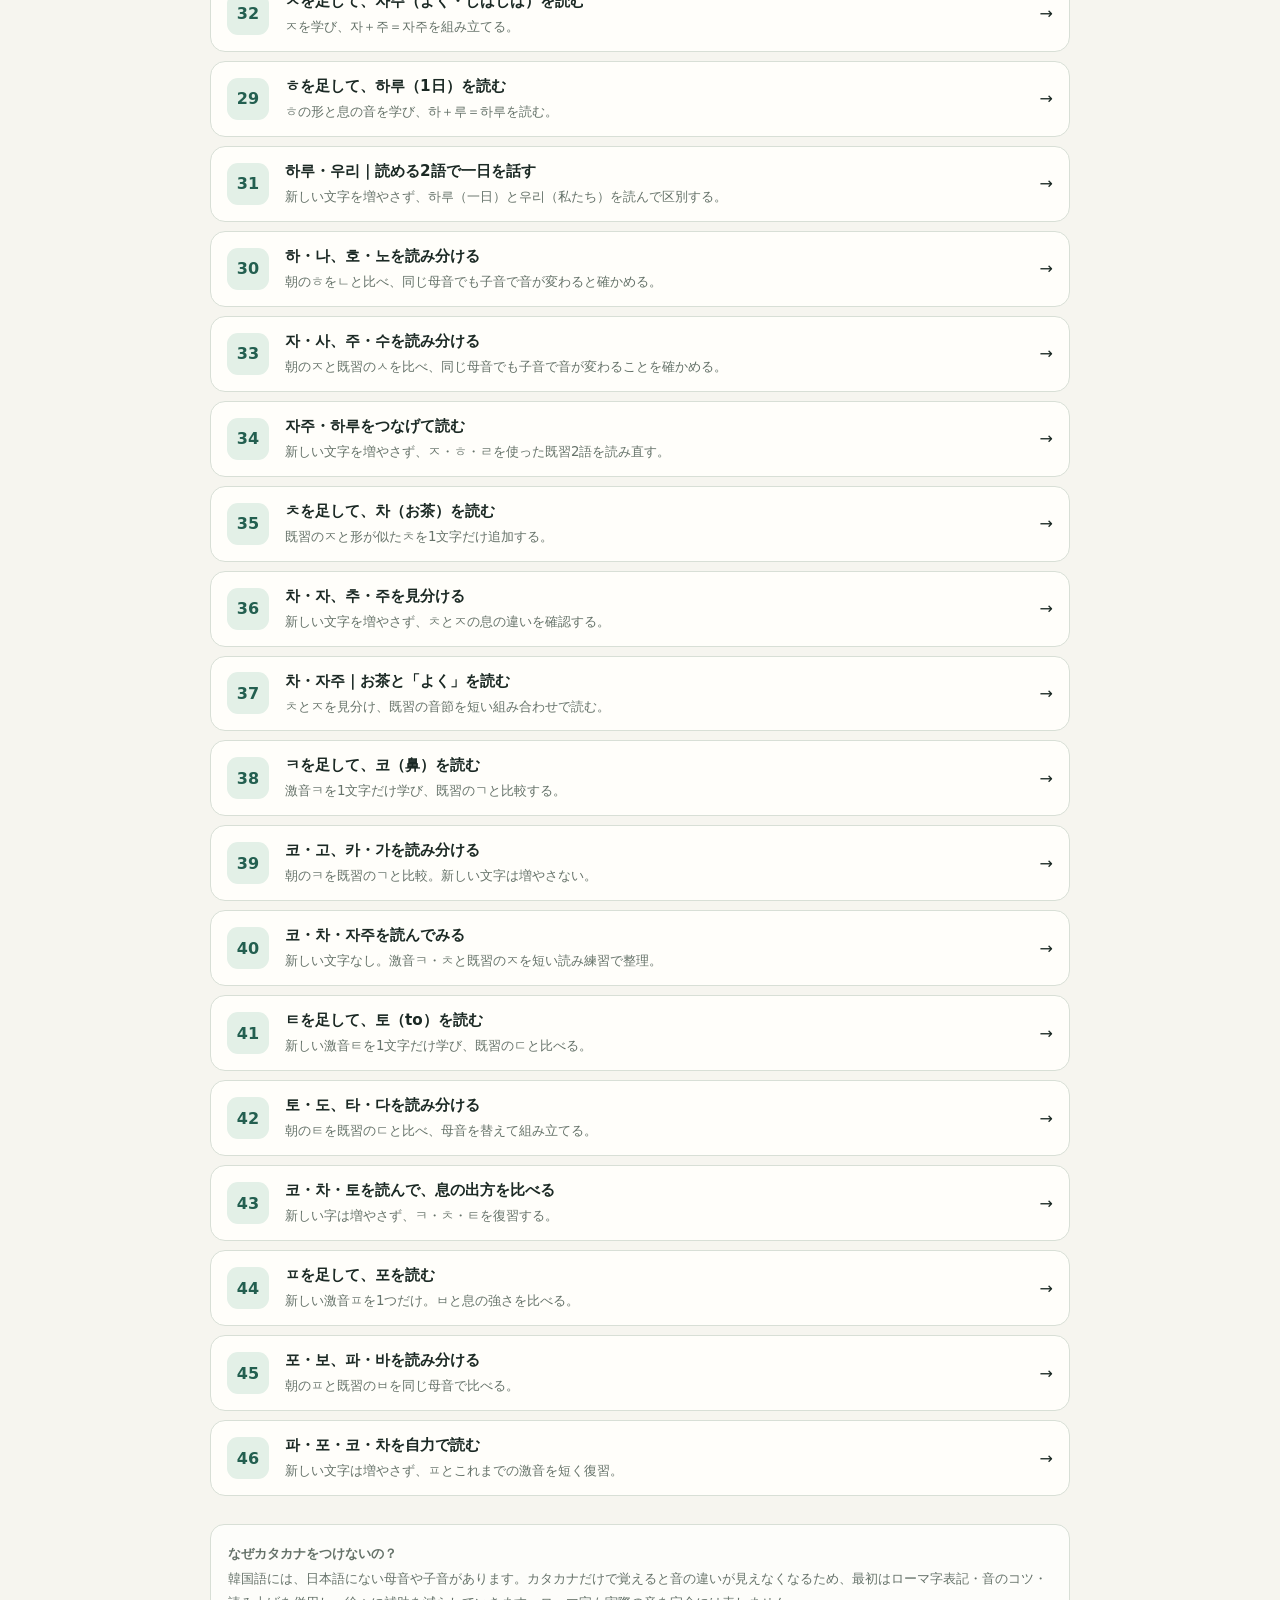
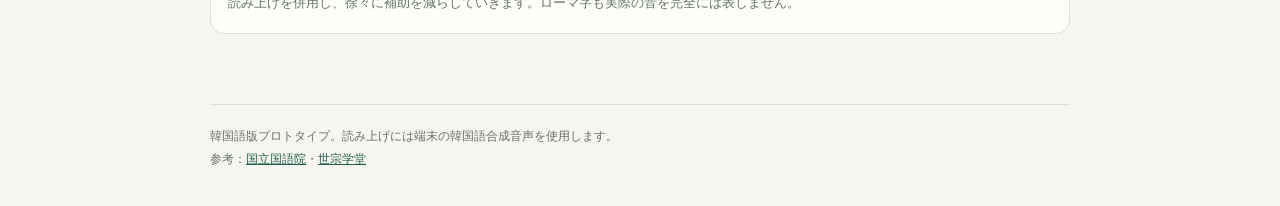
<file: korean/index.html>
<!doctype html>
<html lang="ja">
<head>
<meta charset="utf-8">
<meta name="viewport" content="width=device-width,initial-scale=1,viewport-fit=cover">
<meta name="theme-color" content="#f6f5ef">
<meta name="description" content="ハングルの形と読み方から始める韓国語学習。">
<title>Korean Chunks — ハングルから</title>
<style>
:root{--bg:#f6f5ef;--card:#fffefa;--ink:#1b2924;--muted:#657269;--edge:#d8dfd6;--green:#235f50;--mint:#e3f0e7}
*{box-sizing:border-box}body{margin:0;background:var(--bg);color:var(--ink);font-family:system-ui,-apple-system,"Hiragino Kaku Gothic ProN","Yu Gothic",sans-serif;-webkit-font-smoothing:antialiased}button{font:inherit;cursor:pointer}button:focus-visible,a:focus-visible{outline:3px solid #43927b;outline-offset:3px}button:disabled{opacity:.5;cursor:not-allowed}
a{color:var(--green)}.wrap{width:min(100% - 30px,860px);margin:auto}header{display:flex;align-items:center;justify-content:space-between;padding:17px 0;border-bottom:1px solid var(--edge);gap:10px}.brand{display:flex;align-items:center;gap:10px;background:none;border:0;font-weight:850;color:var(--ink);padding:0}.brand b{display:grid;place-items:center;background:var(--ink);color:#fff;width:38px;height:38px;border-radius:11px;font-size:1.18rem}.english{font-size:.78rem;color:var(--muted);text-decoration:none;font-weight:750}
main{min-height:77vh;padding:30px 0 70px}h1,h2,h3,p{margin-top:0}h1{font-size:clamp(2rem,7vw,3.5rem);letter-spacing:-.06em;line-height:1.18}h2{font-size:1.18rem;letter-spacing:-.02em}p{line-height:1.8}.eyebrow{font-size:.74rem;font-weight:900;letter-spacing:.12em;color:var(--green)}.lead{font-size:.98rem;line-height:1.85;color:var(--muted);max-width:620px}.small{font-size:.8rem;color:var(--muted);line-height:1.7}.hero{display:grid;grid-template-columns:minmax(0,1fr) 165px;align-items:center;gap:20px;margin-bottom:30px}.mark{display:grid;place-items:center;background:#e2ebe2;border-radius:30px;aspect-ratio:1;transform:rotate(-6deg);color:var(--green);font-size:6rem;font-weight:760}
.sectiontop{display:flex;justify-content:space-between;align-items:baseline;gap:8px;margin-bottom:13px}.sectiontop h2{margin:0}.feature{display:block;width:100%;border:1px solid #9dae9e;border-radius:21px;padding:24px;background:var(--card);box-shadow:0 8px 27px #233c2914;text-align:left;color:var(--ink)}.feature:hover,.item:hover{border-color:var(--green)}.feature-top{display:flex;justify-content:space-between;align-items:center;gap:10px}.pill{color:var(--green);background:var(--mint);border-radius:20px;padding:6px 11px;font-size:.74rem;font-weight:800}.feature strong{display:block;font-size:clamp(1.45rem,5vw,2.2rem);margin:20px 0 7px;line-height:1.28;letter-spacing:-.045em}.feature .desc{display:block;color:var(--muted);font-size:.91rem;line-height:1.7}.cta{display:flex;align-items:center;justify-content:space-between;gap:8px;background:var(--green);color:#fff;border-radius:13px;padding:16px;margin-top:22px;font-weight:820}.section{margin-top:37px}.items{display:grid;gap:9px}.item{display:grid;grid-template-columns:46px 1fr auto;align-items:center;gap:12px;width:100%;text-align:left;border:1px solid var(--edge);background:var(--card);border-radius:15px;padding:14px 16px;color:var(--ink)}.num{display:grid;place-items:center;width:42px;height:42px;border-radius:11px;background:var(--mint);font-weight:900;color:var(--green)}.item strong{display:block;font-size:.95rem}.item small{display:block;color:var(--muted);line-height:1.5;margin-top:5px}.notice{border:1px solid var(--edge);background:#fdfdfa;border-radius:14px;padding:17px;margin-top:28px;font-size:.83rem;line-height:1.85;color:var(--muted)}
.lesson-head{display:flex;justify-content:space-between;align-items:center;gap:10px;margin-bottom:18px}.back{border:1px solid var(--edge);background:var(--card);border-radius:20px;min-height:44px;padding:8px 16px;color:var(--ink);font-weight:800}.progress{height:5px;background:#dbe4d9;border-radius:9px;overflow:hidden;margin-bottom:28px}.progress div{height:100%;background:var(--green);border-radius:9px}.panel{border:1px solid var(--edge);border-radius:20px;padding:clamp(18px,4vw,29px);background:var(--card);margin:19px 0}.panel h3{font-size:1rem}.tokens{display:grid;grid-template-columns:repeat(4,minmax(0,1fr));gap:9px}.token{border:1px solid var(--edge);background:var(--card);border-radius:14px;min-height:111px;text-align:center;color:var(--ink);padding:10px 3px}.token.selected,.token:hover{border-color:var(--green);background:var(--mint)}.token strong{display:block;font-size:2.75rem;font-weight:760;line-height:1.27}.token span{font-size:.8rem;color:var(--muted)}.builder{background:#edf3ed;border-radius:17px;padding:23px 12px;display:flex;gap:12px;align-items:center;justify-content:center;flex-wrap:wrap;font-size:2.5rem}.builder output{display:block;background:white;padding:8px 15px;border-radius:12px;border:1px solid var(--edge);font-size:3.5rem;font-weight:800;min-width:90px;text-align:center}.builder output small{font-size:.78rem;color:var(--muted);display:block}.audio{border:1px solid var(--green);color:var(--green);background:var(--card);border-radius:25px;min-height:44px;padding:10px 16px;font-weight:800}.samples{display:grid;grid-template-columns:repeat(3,minmax(0,1fr));gap:9px}.sample{border:1px solid var(--edge);background:var(--card);border-radius:13px;min-height:114px;color:var(--ink);padding:10px 3px}.sample strong{display:block;font-size:2.3rem;line-height:1.3}.sample span{display:block;color:var(--muted);font-size:.8rem}.sample small{display:block;color:var(--green);font-weight:800;margin-top:5px}.row{display:flex;justify-content:space-between;align-items:center;gap:10px;flex-wrap:wrap}.toggle{border:1px solid var(--edge);background:var(--card);border-radius:20px;min-height:44px;padding:9px 13px;font-weight:750;color:var(--green);font-size:.78rem}.phrase{padding:17px 0;border-bottom:1px solid var(--edge)}.phrase:last-child{border:0}.ko{font-size:clamp(1.85rem,6.4vw,2.7rem);letter-spacing:-.02em;font-weight:740;line-height:1.6}.roman{font-size:.88rem;color:var(--green);font-weight:800}.phrase .audio{margin-top:14px}.options{display:grid;gap:10px;margin-top:15px}.option{border:1px solid var(--edge);background:white;border-radius:12px;min-height:54px;text-align:left;padding:12px 16px;font-weight:750;color:var(--ink)}.option.correct{border-color:var(--green);background:#e6f2e7}.option.wrong{border-color:#b66c55;background:#fbedeb}.feedback{background:#eaf3eb;padding:16px;border-radius:12px;margin-top:16px;font-size:.9rem;line-height:1.7}.feedback.wrong{background:#fbedeb}.nav{display:flex;gap:10px;margin-top:27px}.nav button{min-height:52px;border-radius:12px;padding:12px 17px;font-weight:850}.nav .prev{border:1px solid var(--edge);background:var(--card)}.nav .next{border:0;background:var(--green);color:white;flex:1}.checkmark{display:grid;place-items:center;background:var(--mint);color:var(--green);border-radius:23px;width:75px;height:75px;font-size:2rem;margin-bottom:21px}
footer{border-top:1px solid var(--edge);padding:20px 0 35px;color:var(--muted);font-size:.75rem;line-height:1.9}
@media(max-width:570px){.wrap{width:min(100% - 26px,860px)}.hero{grid-template-columns:1fr}.mark{display:none}.tokens{gap:6px}.token{min-height:96px}.token strong{font-size:2.3rem}.feature{padding:21px}.item{padding:12px}.builder{gap:9px;font-size:2rem}.builder output{font-size:2.7rem}.samples{gap:6px}.sample strong{font-size:1.8rem}}
@media(prefers-reduced-motion:reduce){*,*:before,*:after{scroll-behavior:auto!important;transition:none!important}}
</style>
</head>
<body>
<div class="wrap">
<header><button type="button" class="brand" id="home"><b>한</b><span>Korean Chunks</span></button><a class="english" href="../">English edition ↗</a></header>
<main id="app" tabindex="-1"></main>
<footer>韓国語版プロトタイプ。読み上げには端末の韓国語合成音声を使用します。<br>参考：<a href="https://www.korean.go.kr/front_eng/roman/roman_01.do" target="_blank" rel="noopener">国立国語院</a>・<a href="https://nuri.iksi.or.kr/" target="_blank" rel="noopener">世宗学堂</a></footer>
</div>
<script src="./lessons/lesson-2026-10-26-evening-i-vowel.js?v=20261026-2000"></script>
<script src="./lessons/lesson-2026-10-27-morning-ya-baseball.js?v=20261027-0700"></script>
<script src="./lessons/lesson-2026-10-27-midday-eo-o-contrast.js?v=20261027-1200"></script>
<script src="./lessons/lesson-2026-10-27-evening-eomeoni.js?v=20261027-2000"></script>
<script src="./lessons/lesson-2026-10-28-morning-yeo-fox.js?v=20261028-0700"></script>
<script src="./lessons/lesson-2026-10-28-midday-eo-yeo-contrast.js?v=20261028-1200"></script>
<script src="./lessons/lesson-2026-10-28-evening-nugu.js?v=20261028-2000"></script>
<script src="./lessons/lesson-2026-10-29-morning-yo-yoyo.js?v=20261029-0700"></script>
<script src="./lessons/lesson-2026-10-29-midday-o-yo-contrast.js?v=20261029-1200"></script>
<script src="./lessons/lesson-2026-10-29-evening-three-y-vowels.js?v=20261029-2000"></script>
<script src="./lessons/lesson-2026-10-30-morning-yu-milk.js?v=20261030-0700"></script>
<script src="./lessons/lesson-2026-10-30-midday-u-yu-nu-nyu.js?v=20261030-1200"></script>
<script src="./lessons/lesson-2026-10-30-evening-milk-fox-yoyo.js?v=20261030-2000"></script>
<script src="./lessons/lesson-2026-10-31-morning-b-banana.js?v=20261031-0700"></script>
<script src="./lessons/lesson-2026-10-31-midday-b-m-contrast.js?v=20261031-1200"></script>
<script src="./lessons/lesson-2026-10-31-evening-three-words.js?v=20261031-2000"></script>
<script src="./lessons/lesson-2026-11-01-morning-s-pine-tree.js?v=20261101-0700"></script>
<script src="./lessons/lesson-2026-11-01-midday-s-b-contrast.js?v=20261101-1200"></script>
<script src="./lessons/lesson-2026-11-01-evening-rain-pine.js?v=20261101-2000"></script>
 <script src="./lessons/lesson-2026-11-02-morning-d-sea.js?v=20261102-0700"></script>
<script src="./lessons/lesson-2026-11-02-midday-d-n-contrast.js?v=20261102-1200"></script>
<script src="./lessons/lesson-2026-11-02-evening-nado-neodo.js?v=20261102-2000"></script>
<script src="./lessons/lesson-2026-11-03-morning-r-uri-nara.js?v=20261103-0700"></script>
<script src="./lessons/lesson-2026-11-03-midday-r-n-contrast.js?v=20261103-1200"></script>
<script src="./lessons/lesson-2026-11-03-evening-uri-nara.js?v=20261103-2000"></script>
<script src="./lessons/lesson-2026-11-05-morning-j-jaju.js?v=20261105-0700"></script>
<script src="./lessons/lesson-2026-11-04-morning-h-haru.js?v=20261104-0700"></script>
<script src="./lessons/lesson-2026-11-04-evening-haru-uri.js?v=20261104-2000"></script>
<script src="./lessons/lesson-2026-11-04-midday-h-n-contrast.js?v=20261104-1200"></script>
<script src="./lessons/lesson-2026-11-05-midday-j-s-contrast.js?v=20261105-1200"></script>
<script src="./lessons/lesson-2026-11-05-evening-jaju-haru.js?v=20261105-2000"></script>
<script src="./lessons/lesson-2026-11-06-morning-cha.js?v=20261106-0700"></script>
<script src="./lessons/lesson-2026-11-06-midday-ch-j-contrast.js?v=20261106-1200"></script>
<script src="./lessons/lesson-2026-11-06-evening-cha-jaju.js?v=20261106-2000"></script>
<script src="./lessons/lesson-2026-11-07-morning-ko.js?v=20261107-0700"></script>
<script src="./lessons/lesson-2026-11-07-midday-ko-go.js?v=20261107-1200"></script>
<script src="./lessons/lesson-2026-11-07-evening-ko-cha.js?v=20261107-2000"></script>
<script src="./lessons/lesson-2026-11-08-morning-t-tomato.js?v=20261108-0700"></script>
<script src="./lessons/lesson-2026-11-08-midday-t-d-contrast.js?v=20261108-1200"></script>
<script src="./lessons/lesson-2026-11-08-evening-aspirated-review.js?v=20261108-2000"></script>
<script src="./lessons/lesson-2026-11-09-morning-p-po.js?v=20261109-0700"></script>
<script src="./lessons/lesson-2026-11-09-midday-p-b-contrast.js?v=20261109-1200"></script>
<script src="./lessons/lesson-2026-11-09-evening-aspirated-mix.js?v=20261109-2000"></script>
<script>
(function(){
"use strict";
var app=document.getElementById("app");
var lessons=[
{id:"01",kind:"v",label:"母音から",title:"아・어・오・우を読んでみる",description:"文字のしくみと最初の4つの母音。",min:6},
{id:"02",kind:"c",label:"子音と母音",title:"나・마・가を組み立てる",description:"子音を足して自分で音節を作る。",min:7},
{id:"03",kind:"d",label:"あいさつ",title:"안녕하세요を声に出す",description:"文字から、意味のある短い会話へ。",min:8}
].concat(window.KOREAN_EXTRA_LESSONS||[]);
var vowels=[["ㅏ","a","日本語の「ア」に近い。口を縦に開ける。"],["ㅓ","eo","日本語にはない母音。唇を丸めず、口をゆるめて発音する。"],["ㅗ","o","唇を丸めて「オ」に近い音。ㅓとの違いに注意。"],["ㅜ","u","唇をしっかり丸める。「ウ」に近い音。"]];
var consonants=[["ㄴ","n","舌先を上の歯ぐきにつける。"],["ㅁ","m","唇を閉じてから音を出す。"],["ㄱ","g","語頭の音は日本語の「ガ」と完全には同じでない。"],["ㅇ","（無音）","音節の最初にあるㅇは発音しない。"]];
var phrases=[["안녕하세요?","annyeonghaseyo?","こんにちは。","丁寧なあいさつ。"],["네.","ne.","はい。","肯定・応答に使う。"],["감사합니다.","gamsahamnida.","ありがとうございます。","丁寧な感謝。つづりと発音には違いがある。"]];
var questions={
v:[["「어」のローマ字表記は？",["a","eo","o"],1,"ㅓ は eo。ローマ字は実音の完全な表記ではない。"],["「ㅗ」はどの形？",["横線の上に短い縦線","横線の下に短い縦線","縦線の右に短い横線"],0,"ㅗ は上、ㅜ は下。"],["音節の最初のㅇが無音なのは？",["아","나","마"],0,"아 = ㅇ（無音）＋ ㅏ。"]],
c:[["「나」に含まれる子音は？",["ㅁ","ㄴ","ㄱ"],1,"나 = ㄴ ＋ ㅏ。"],["「마」を作るのは？",["ㅁ ＋ ㅏ","ㄴ ＋ ㅏ","ㅇ ＋ ㅓ"],0,"ㅁとㅏを合わせて마。"],["「가」のローマ字の目安は？",["ga","ma","na"],0,"가 は ga と表記する。実際の語頭音は日本語の「ガ」と完全には同じではない。"]],
d:[["丁寧な「こんにちは」は？",["네.","안녕하세요?","아니요."],1,"안녕하세요 は丁寧なあいさつ。"],["「감사합니다」は何を表す？",["感謝","謝罪","自己紹介"],0,"「ありがとうございます」にあたる。"],["「네」は通常どんな返事？",["はい","さようなら","おやすみ"],0,"肯定や応答に使う。"]]
};
var current=null,step=0,question=0,selected=null,guide=true,cv="ㅏ",cc="ㄴ",done={};
try{done=JSON.parse(localStorage.getItem("koreanChunks.v1")||"{}")||{}}catch(err){}
function save(){try{localStorage.setItem("koreanChunks.v1",JSON.stringify(done))}catch(err){}}
function esc(x){return String(x).replace(/[&<>"']/g,function(s){return{"&":"&amp;","<":"&lt;",">":"&gt;",'"':"&quot;","'":"&#39;"}[s]})}
function syll(c,v){var cs="ㄱ ㄲ ㄴ ㄷ ㄸ ㄹ ㅁ ㅂ ㅃ ㅅ ㅆ ㅇ ㅈ ㅉ ㅊ ㅋ ㅌ ㅍ ㅎ".split(" ");var vs="ㅏ ㅐ ㅑ ㅒ ㅓ ㅔ ㅕ ㅖ ㅗ ㅘ ㅙ ㅚ ㅛ ㅜ ㅝ ㅞ ㅟ ㅠ ㅡ ㅢ ㅣ".split(" ");return String.fromCharCode(44032+(cs.indexOf(c)*21+vs.indexOf(v))*28)}
function roman(c,v){return ({"ㅇ":"","ㄴ":"n","ㅁ":"m","ㄱ":"g"}[c]||"")+(vowels.find(function(x){return x[0]===v})||[])[1]}
function speech(t){var status=document.getElementById("audio-status");if(!("speechSynthesis" in window)){if(status)status.textContent="このブラウザでは音声を利用できません。";return}try{speechSynthesis.cancel();var u=new SpeechSynthesisUtterance(t);u.lang="ko-KR";u.rate=.8;var voice=speechSynthesis.getVoices().find(function(v){return v.lang.toLowerCase().indexOf("ko")===0});if(voice)u.voice=voice;u.onerror=function(){if(status)status.textContent="韓国語の音声が再生できませんでした。端末の言語設定をご確認ください。"};speechSynthesis.speak(u);if(status)status.textContent="ブラウザの合成音声で再生しています。"}catch(e){if(status)status.textContent="音声再生を利用できませんでした。"}}
function home(){current=null;document.title="Korean Chunks — ハングルから";var next=lessons.find(function(x){return !done[x.id]})||lessons[0];var count=lessons.filter(function(x){return done[x.id]}).length;app.innerHTML='<div class="hero"><div><p class="eyebrow">KOREAN CHUNKS · STARTER</p><h1>韓国語を、<br>文字から読めるように。</h1><p class="lead">まずハングルの形、次に音の組み立て。少し読めるようになったら短い会話へ。ローマ字は補助として使い、最終的にはハングルだけで読めることを目指します。</p></div><div class="mark" aria-hidden="true">가</div></div><section><div class="sectiontop"><h2>まずはここから</h2><span class="small">'+count+'/'+lessons.length+' 修了</span></div><button class="feature" data-open="'+next.id+'" type="button"><span class="feature-top"><span class="small">LESSON '+next.id+' · '+next.label+'</span><span class="pill">'+(done[next.id]?"復習":"最初の一歩")+'</span></span><strong>'+esc(next.title)+'</strong><span class="desc">'+esc(next.description)+'</span><span class="small">◷ '+next.min+'分 · 🔊 音声とクイズつき</span><span class="cta"><span>'+(done[next.id]?"もう一度学ぶ":"このレッスンを始める")+'</span><span>→</span></span></button></section><section class="section"><div class="sectiontop"><h2>学習の道すじ</h2><span class="small">文字 → 音 → 会話</span></div><div class="items">'+lessons.map(function(x){return '<button type="button" class="item" data-open="'+x.id+'"><span class="num">'+(done[x.id]?"✓":x.id)+'</span><span><strong>'+esc(x.title)+'</strong><small>'+esc(x.description)+'</small></span><span>→</span></button>'}).join("")+'</div></section><div class="notice"><b>なぜカタカナをつけないの？</b><br>韓国語には、日本語にない母音や子音があります。カタカナだけで覚えると音の違いが見えなくなるため、最初はローマ字表記・音のコツ・読み上げを併用し、徐々に補助を減らしていきます。ローマ字も実際の音を完全には表しません。</div>';bind();window.scrollTo(0,0)}
function open(id){current=lessons.find(function(x){return x.id===id});step=0;question=0;selected=null;guide=true;cv="ㅏ";cc="ㄴ";draw();window.scrollTo(0,0)}
function piece(title,desc){return '<div class="eyebrow">'+title+'</div><h2 style="margin-top:9px">'+desc+'</h2>'}
function tokens(arr,key){return '<div class="tokens">'+arr.map(function(x){return '<button type="button" class="token" data-'+key+'="'+x[0]+'"><strong>'+x[0]+'</strong><span>'+x[1]+'</span></button>'}).join("")+'</div>'}
function draw(){if(!current)return;var l=current;var last=step===5;var h='';document.title=l.title+" — Korean Chunks";
if(step===0){h=piece("IMAGINE · 今日のゴール",l.kind==="v"?"まず、ハングルはどう作られる？":l.kind==="c"?"今度は子音をつけてみよう。":"短いあいさつを口に出そう。")+'<div class="panel"><p>'+(l.kind==="v"?"韓国語は、子音と母音を四角い一つの「音節」に組み立てます。最初は母音を4つだけ。ㅇ は音節の最初では無音です。":l.kind==="c"?"母音が分かったら、子音を足すと音がどう変わるかを試します。意味のある単語を暗記する前に、自分で字を読める力をつけましょう。":"少し文字が分かってきたら、意味のある短いあいさつを練習します。まだ習っていない文字は、音のまとまりとして学びましょう。")+'</p><div class="builder">'+(l.kind==="v"?"ㅇ + ㅏ":l.kind==="c"?"ㄴ + ㅏ":"안 + 녕")+' → <output>'+(l.kind==="v"?"아":l.kind==="c"?"나":"안녕")+'</output></div></div>'}
if((l.kind==="v"||l.kind==="c")&&step===1){h=piece("LETTER · 文字の形と音",l.kind==="v"?"最初の4つの母音":"最初の4つの子音")+'<p class="small">文字をタップすると発音のコツが出ます。</p>'+tokens(l.kind==="v"?vowels:consonants,"letter")+'<div class="panel" id="letter-detail"><p class="small">ひとつ選んでみよう。</p></div>'}
if((l.kind==="v"||l.kind==="c")&&step===2){var c=l.kind==="v"?"ㅇ":cc;var v=l.kind==="v"?cv:"ㅏ";var sy=syll(c,v);h=piece("BUILD · 組み立てる","パーツを選んで、音節にしよう。")+'<p class="small">下の文字をタップ。形と音が一緒に変わります。</p><div class="panel">'+tokens(l.kind==="v"?vowels:consonants,"build")+'<div class="builder"><span>'+c+'</span> + <span>'+v+'</span> → <output>'+sy+'<small>'+roman(c,v)+'</small></output></div><div class="row" style="justify-content:center"><button class="audio" type="button" data-audio="'+sy+'">🔊 音を聴く</button></div><p class="small">'+(l.kind==="v"?"ㅇ は音節の先頭では発音せず、母音のための場所を作ります。":"ㄱ の語頭音は日本語の濁音「ガ」と完全に同じではありません。")+'</p></div>'}
if((l.kind==="v"||l.kind==="c")&&step===3){var words=l.kind==="v"?[["아","a"],["어","eo"],["오","o"],["우","u"]]:[["나","na"],["마","ma"],["가","ga"],["아","a"],["누","nu"],["모","mo"]];h=piece("READ · 文字を見て読む","音が分かるか試そう。")+'<div class="row"><p class="small">まずは自分で読み、タップして音を確かめよう。</p><button class="toggle" data-guide type="button">ローマ字を'+(guide?"隠す":"表示")+'</button></div><div class="panel"><div class="samples">'+words.map(function(w){return '<button type="button" class="sample" data-audio="'+w[0]+'"><strong>'+w[0]+'</strong><span>'+(guide?w[1]:"自分で読む")+'</span><small>🔊 聴く</small></button>'}).join("")+'</div></div>'}
if(l.kind==="d"&&step===1){h=piece("READ · そのまま見て聴く","3つの短い表現")+'<div class="panel">'+phrases.map(function(x){return '<div class="phrase"><div class="ko">'+x[0]+'</div><div class="small">'+x[2]+'</div><button class="audio" type="button" data-audio="'+x[0]+'">🔊 発音を聴く</button></div>'}).join("")+'</div>'}
if(l.kind==="d"&&step===2){h=piece("CHUNKS · 音のまとまり","音節で分けてみよう。")+'<div class="panel"><div class="ko">안 · 녕 · 하 · 세 · 요</div><div class="roman">annyeonghaseyo</div><p class="small">丁寧な「こんにちは」。文字は音節ごとに分けて読めても、実際の発音はつながります。</p><button class="audio" type="button" data-audio="안녕하세요">🔊 まとめて聴く</button></div><div class="panel"><strong>次に覚えること：パッチムと音の変化</strong><p class="small">「감사합니다」は、一字ずつのつづりだけでは自然な発音を再現できません。終声（パッチム）と音の変化は後の単元で学びます。</p></div>'}
if(l.kind==="d"&&step===3){h=piece("SPEAK · 会話する","意味 → 音 → 気持ち")+'<div class="panel">'+[phrases[0],phrases[1],phrases[2]].map(function(x){return '<div class="phrase"><div class="ko">'+x[0]+'</div><div class="small">'+x[2]+'</div><button class="audio" type="button" data-audio="'+x[0]+'">🔊 聴く</button></div>'}).join("")+'</div><p class="small">まずゆっくり1回、流れを意識して1回、相手に話すつもりで1回声に出しましょう。</p>'}
if(step===4){var q=(l.kind==='x'?l.quiz:questions[l.kind])[question];h=piece("CHECK · 理解度", "3問で確認する")+'<p class="small">問題 '+(question+1)+' / 3</p><div class="panel"><h3>'+esc(q[0])+'</h3><div class="options">'+q[1].map(function(o,i){return '<button type="button" class="option '+(selected!==null?(i===q[2]?"correct":i===selected?"wrong":""):"")+'" data-option="'+i+'" '+(selected!==null?"disabled":"")+'>'+esc(o)+'</button>'}).join("")+'</div>'+(selected!==null?'<div class="feedback '+(selected===q[2]?"":"wrong")+'"><b>'+(selected===q[2]?"正解！":"もう一度確認")+'</b><br>'+esc(q[3])+'</div>':"")+'</div>'}
if(last){done[l.id]=true;save();h='<div class="checkmark">✓</div>'+piece("COMPLETE · おつかれさま！","自分で読む一歩ができた。")+'<p>文字の数を増やすより、今日読んだものを明日も思い出せることが大事です。</p><div class="panel"><div class="ko">'+(l.kind==="v"?"아 · 어 · 오 · 우":l.kind==="c"?"나 · 마 · 가":"안녕하세요.")+'</div><p class="small">ローマ字を見ずに声に出してみよう。</p></div>'}

/* Data-driven Korean mini-lessons, preserving the original 01–03 flow. */
if(l.kind==="x"&&step===0){
 h=piece("IMAGINE · 今日のゴール",esc(l.goal))+'<div class="panel"><p>'+esc(l.intro)+'</p><p class="small"><b>復習：</b>'+esc(l.review)+'</p></div>';
}
if(l.kind==="x"&&step===1){
 h=piece(l.reviewOnly?"REVIEW · 文字と音の復習":"LETTER · 今日の新しい文字",l.reviewOnly?"新しい文字は増やさず、違いを確かめよう。":"新しい音は、まず1つだけ。")+'<p class="small">文字を見て口の形を確かめてから、音を聴こう。</p><div class="panel">'+l.letters.map(function(x){
 return '<div class="phrase"><div class="ko">'+esc(x.char)+'</div><div class="roman">'+esc(x.roman)+'</div><p class="small">'+esc(x.tip)+'</p><button type="button" class="audio" data-audio="'+esc(x.audio)+'">🔊 この音を聴く</button></div>';
 }).join("")+'</div><p class="small">ローマ字は最初の補助。韓国語の発音を完全には表せません。</p>';
}
if(l.kind==="x"&&step===2){
 h=piece("BUILD · 組み立てる","読める文字をつないでみよう。")+'<p class="small">左側の文字を順番に読んでから、完成した音節・単語を聴こう。</p><div class="panel">'+l.builds.map(function(x){
 return '<div class="phrase"><div class="builder"><span style="font-size:1.5rem">'+x.parts.map(esc).join(" + ")+'</span><span>→</span><output>'+esc(x.result)+'<small>'+esc(x.roman)+'</small></output></div><p class="small">'+esc(x.tip)+'</p><button type="button" class="audio" data-audio="'+esc(x.result)+'">🔊 音を聴く</button></div>';
 }).join("")+'</div>';
}
if(l.kind==="x"&&step===3){
 h=piece("READ · 自分で読んでみる","ローマ字を隠して読める？")+'<div class="row"><p class="small">先に自分で読み、タップして音を確かめよう。</p><button class="toggle" data-guide type="button">ローマ字を'+(guide?"隠す":"表示")+'</button></div><div class="panel"><div class="samples">'+l.reads.map(function(x){
 return '<button type="button" class="sample" data-audio="'+esc(x.ko)+'"><strong>'+esc(x.ko)+'</strong><span>'+(guide?esc(x.roman):"自力で読む")+'</span><small>'+esc(x.ja)+'</small></button>';
 }).join("")+'</div></div><p class="small"><b>声に出す：</b>'+esc(l.speak)+'</p>';
}
if(l.kind==="x"&&step===5){
 h='<div class="checkmark">✓</div>'+piece("COMPLETE · 今日のまとめ","新しい1文字が、単語になった。")+'<div class="panel"><div class="ko">'+esc(l.final)+'</div><p class="small">'+esc(l.speak)+'</p><p class="small">'+esc(l.review)+'</p></div>';
}

var label=step===4?(selected===null?"答えを選んでください":question===2?"学習を完了":"次の問題へ"):step===5?"一覧へ戻る":"次に進む";
app.innerHTML='<div class="lesson-head"><button class="back" type="button" data-home>← 一覧に戻る</button><span class="small">LESSON '+l.id+' · '+(step+1)+'/6</span></div><div class="progress"><div style="width:'+Math.round((step+1)/6*100)+'%"></div></div><p class="eyebrow">'+l.label+' · '+l.min+' MIN</p><h1>'+esc(l.title)+'</h1>'+h+'<p class="small" id="audio-status" role="status" aria-live="polite"></p><div class="nav">'+(step>0?'<button type="button" class="prev" data-prev>戻る</button>':"")+'<button type="button" class="next" data-next '+(step===4&&selected===null?"disabled":"")+'>'+label+'</button></div>';
bind();window.scrollTo(0,0)}
function bind(){
app.querySelectorAll("[data-open]").forEach(function(b){b.addEventListener("click",function(){open(b.dataset.open)})});
app.querySelectorAll("[data-home]").forEach(function(b){b.addEventListener("click",home)});
app.querySelectorAll("[data-next]").forEach(function(b){b.addEventListener("click",function(){if(step===4){if(selected===null)return;if(question<2){question++;selected=null;draw();return}}if(step===5){home();return}step++;selected=null;draw()})});
app.querySelectorAll("[data-prev]").forEach(function(b){b.addEventListener("click",function(){if(step===4&&question>0){question--;selected=null}else{step=Math.max(0,step-1);question=0;selected=null}draw()})});
app.querySelectorAll("[data-letter]").forEach(function(b){b.addEventListener("click",function(){var arr=current.kind==="v"?vowels:consonants;var x=arr.find(function(o){return o[0]===b.dataset.letter});if(!x)return;app.querySelectorAll("[data-letter]").forEach(function(t){t.classList.toggle("selected",t===b)});var p=document.getElementById("letter-detail");p.innerHTML='<div class="row"><strong class="ko">'+x[0]+'</strong><button class="audio" type="button" id="letter-play">🔊 聴く</button></div><p>'+esc(x[2])+'</p>';document.getElementById("letter-play").addEventListener("click",function(){speech(current.kind==="v"?syll("ㅇ",x[0]):syll(x[0],"ㅏ"))})})});
app.querySelectorAll("[data-build]").forEach(function(b){b.addEventListener("click",function(){if(current.kind==="v")cv=b.dataset.build;else cc=b.dataset.build;draw()})});
app.querySelectorAll("[data-guide]").forEach(function(b){b.addEventListener("click",function(){guide=!guide;draw()})});
app.querySelectorAll("[data-audio]").forEach(function(b){b.addEventListener("click",function(){speech(b.dataset.audio)})});
app.querySelectorAll("[data-option]").forEach(function(b){b.addEventListener("click",function(){if(selected!==null)return;selected=Number(b.dataset.option);draw()})});
}
document.getElementById("home").addEventListener("click",home);home();
})();
</script>
</body>
</html>
</file>
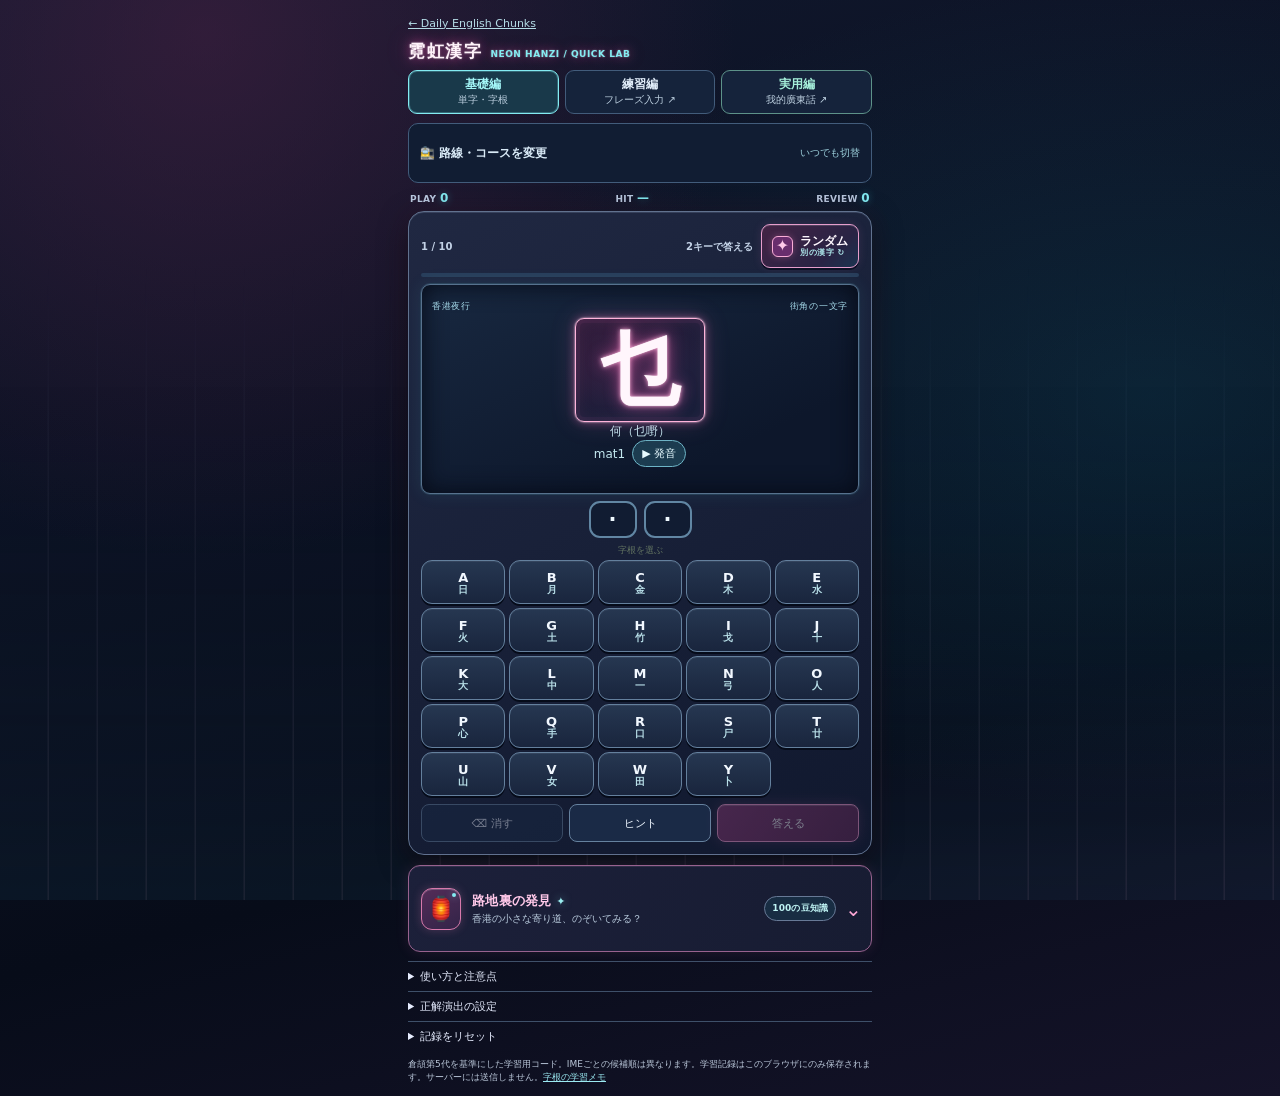
<file: quick/index.html>
<!doctype html>
<html lang="ja"><head><meta charset="utf-8"><meta name="viewport" content="width=device-width,initial-scale=1,viewport-fit=cover"><meta name="theme-color" content="#080e21"><title>Quick Lab | 速成入力</title>
<style>
.visual{display:grid;grid-template-columns:repeat(2,minmax(0,1fr));gap:8px;margin:12px 0}.visual.one{grid-template-columns:1fr}.vpart{padding:12px 8px;border:1px solid #d5deed;border-radius:12px;text-align:center;background:#fff}.vpart.first{border-top:4px solid #2c63b7}.vpart.last{border-top:4px solid #ad7132}.vpart .shape{font-size:23px;line-height:1.5;min-height:38px;font-family:"PingFang TC","Noto Serif CJK TC",serif}.vpart .code{font-size:15px;font-weight:700}.vlabel{font-size:11px;color:#68768d}.vnote{font-size:12px;color:#536176}.source{font-size:11px;margin-top:10px}.source a{color:#315c9a}.keyboard button{touch-action:manipulation}.glyph{font-size:88px;margin:10px 0 0}.subtitle{margin-bottom:10px}.keyboard{gap:5px;margin-top:10px}.keyboard button{min-height:47px}.keyboard small{font-size:13px}.actions{margin:12px 0}button{touch-action:manipulation}

:root{font-family:system-ui,-apple-system,"Noto Sans CJK JP",sans-serif;color:#172033;background:#f4f6fa}*{box-sizing:border-box}body{margin:0}main{max-width:560px;margin:auto;padding:18px 16px 48px}a{color:inherit}header{display:flex;justify-content:space-between;align-items:center;gap:12px}header a{font-size:13px;color:#58657a}h1{font-size:21px;margin:20px 0 4px}p{line-height:1.6}.muted{color:#657184;font-size:13px}.tabs{display:flex;gap:8px;margin:20px 0}.tabs button{flex:1}.tabs button[aria-pressed=true]{background:#172b50;color:white}.panel{background:white;border:1px solid #dfe4ed;border-radius:18px;padding:20px;box-shadow:0 5px 20px #17203308}.topline{display:flex;justify-content:space-between;font-size:13px;color:#64748b}.glyph{text-align:center;font-size:108px;line-height:1.35;margin:14px 0 2px;font-family:"Noto Serif CJK TC","PingFang TC",serif}.subtitle{text-align:center;color:#657184;margin:0 0 18px}.slots{display:flex;justify-content:center;gap:12px;margin:12px}.slot{width:70px;height:60px;border:2px solid #cad3e2;border-radius:12px;display:grid;place-items:center;font-size:28px;font-weight:700}.slot.filled{border-color:#365fb4;background:#eff4ff}button{font:inherit;cursor:pointer;border:1px solid #d1d9e6;background:white;color:#192a45;border-radius:12px;padding:12px 14px;min-height:44px}button:focus-visible,a:focus-visible{outline:3px solid #4b7cdb;outline-offset:3px}button.primary{background:#1c3b76;color:white;border-color:#1c3b76}button:disabled{opacity:.45;cursor:not-allowed}.actions{display:flex;gap:8px;margin:16px 0}.actions button{flex:1}.keyboard{display:grid;grid-template-columns:repeat(5,minmax(0,1fr));gap:7px;margin-top:16px}.keyboard button{padding:9px 2px;min-height:56px}.keyboard small{display:block;color:#7c899e;font-size:16px;margin-top:3px}.keyboard button:active{background:#e3ecff}.feedback{border-radius:12px;background:#f1f5fa;padding:14px;margin-top:14px}.feedback strong{display:block;margin-bottom:5px}.feedback p{margin:6px 0}.hidden{display:none!important}.foot{margin-top:18px;font-size:12px;color:#66758b}.stats{display:flex;gap:12px;justify-content:space-between;margin:14px 0}.stats>div{flex:1;background:white;border-radius:12px;padding:12px;border:1px solid #e0e6f0}.stats b{display:block;font-size:23px}.progress{height:5px;background:#e5eaf2;border-radius:8px;overflow:hidden;margin:10px 0}.progress>div{height:100%;background:#345eaa;transition:width .15s}.help{margin-top:20px}details{border-top:1px solid #e1e5ed;padding:12px 0}summary{cursor:pointer}#typeInput{width:100%;padding:14px;font-size:24px;text-align:center;letter-spacing:.3em;border:2px solid #cbd5e1;border-radius:12px;text-transform:uppercase}.desktop{display:none}.mobile{display:block}@media(prefers-reduced-motion:reduce){*{transition:none!important}} 

/* Compact, one-screen learning layout. Feedback expands below the keyboard without layout jumps. */
:root{--safe:env(safe-area-inset-bottom,0px)}body{background:#f5f7fb}main{max-width:520px;padding:10px 12px calc(20px + var(--safe))}header{min-height:26px}header a{font-size:12px}h1{font-size:19px;margin:8px 0 1px}main>p.muted{margin:2px 0 4px;font-size:11px}.tabs{margin:8px 0;gap:6px}.tabs button{padding:6px 8px;min-height:36px;font-size:12px}.stats{margin:5px 0;gap:6px}.stats>div{padding:5px 10px;border-radius:9px}.stats b{font-size:16px}.stats .muted{font-size:10px}.panel{padding:12px;border-radius:15px}.topline{font-size:11px}.progress{margin:6px 0}.glyph{font-size:clamp(54px,15vw,78px);line-height:1.1;margin:3px 0}.subtitle{font-size:12px;margin:2px 0 4px}.slots{gap:7px;margin:5px}.slot{width:52px;height:39px;min-height:39px;font-size:21px;border-radius:9px}.keyboard{gap:4px;margin-top:5px}.keyboard button{min-height:41px;padding:3px 0;border-radius:8px;font-size:14px}.keyboard small{font-size:11px;margin:0}.mobile>p.muted{margin:4px 0 3px;font-size:10px}.actions{margin:7px 0 0;gap:6px}.actions button{padding:6px 8px;min-height:38px;font-size:12px}.feedback{padding:10px;margin-top:8px;font-size:12px;line-height:1.45}.feedback p{margin:4px 0}.visual{margin:6px 0}.vpart{padding:6px}.vpart .shape{font-size:19px;min-height:26px}.vlabel,.vnote,.source{font-size:10px}#next{margin-top:7px!important;min-height:40px}.help{margin-top:8px}.foot{margin-top:8px;font-size:10px}.extra-bar{display:flex;align-items:center;justify-content:center;gap:7px;min-height:31px}.extra-bar button{padding:4px 10px;min-height:30px;border-radius:999px;font-size:12px}.extra-bar .reading{font-size:12px;color:#566a85}.compound-list{display:grid;gap:5px;margin-top:7px}.compound{display:flex;align-items:center;gap:7px;padding:7px;border:1px solid #dce4f0;border-radius:9px;background:#fff}.compound .word{font-size:18px;font-weight:700;white-space:nowrap}.compound .translation{font-size:11px;color:#5c6a7e;flex:1}.compound .play{min-width:34px;min-height:34px;padding:4px;font-size:15px}.compound .roman{display:block;font-size:10px;color:#64748b}.sound-message{font-size:11px;color:#66748a;text-align:center;min-height:13px}.learning-label{font-size:10px;font-weight:700;letter-spacing:.06em;color:#69778a;text-transform:uppercase;margin-top:5px}.compact-links{display:flex;gap:10px;align-items:center;justify-content:space-between}.compact-links a{font-size:11px}.compact-links p{margin:0}.panel{scroll-margin-top:8px}@media(max-height:760px) and (max-width:699px){main{padding-top:7px}.stats{margin:3px 0}.panel{padding:9px}.keyboard button{min-height:37px}.glyph{font-size:55px}.tabs{margin:5px 0}.slots{margin:3px}.actions{margin:5px 0 0}}@media(min-width:700px){.glyph{font-size:86px}.panel{padding:18px}.stats>div{padding:10px}}

/* Phase 4A: handheld-console shell. Same learning logic and localStorage key. */
.panel:has(#next:not(.hidden)) .actions{display:none}
.panel:has(#next:not(.hidden)) #next{display:block}

:root{--shell:#d5d8c8;--shell-shadow:#a5ab9c;--ink:#293a2b;--lcd:#b6c69d;--lcd-dark:#344c38;--screen-edge:#5a655b;--safe:env(safe-area-inset-bottom,0px);color:var(--ink);background:#e7e9df}
body{background:linear-gradient(160deg,#e6e8df,#d9ded2);color:var(--ink)}
main{max-width:460px;min-height:100dvh;padding:8px 11px calc(12px + var(--safe));display:flex;flex-direction:column}
header{min-height:22px}header a{font-size:11px;color:#526451}
h1{font-size:17px;letter-spacing:.11em;color:#354539;margin:6px 0 1px;font-weight:900}
.device-version{font-size:9px;font-weight:600;color:#6b7868;letter-spacing:.06em}
.compact-links{min-height:16px}.compact-links p,.compact-links a{font-size:10px;color:#61715f}
.tabs{margin:5px 0;gap:5px}.tabs button{min-height:32px;padding:5px 7px;font-size:11px;border-radius:8px;background:#e8e9dc;border-color:#b9c1b0;color:#3b4c3a}
.tabs button[aria-pressed=true]{background:#465d48;color:#f4f7e7}
.stats{margin:0 0 5px;padding:0 2px;display:flex;gap:6px;justify-content:space-between;color:#576b56;font-size:9px;font-weight:700;letter-spacing:.04em}
.stats span{white-space:nowrap}.stats b{display:inline;font-size:12px;color:#263b2a}
.panel{flex:0 0 auto;padding:9px 10px 10px;background:var(--shell);border:2px solid var(--shell-shadow);border-radius:20px 20px 27px 20px;box-shadow:inset 1px 2px #f2f3e9,0 4px 0 #a4a99b,0 9px 20px #2d3b2820}
.topline{font-size:10px;font-weight:700;color:#52644d}.progress{height:4px;background:#aeb8a6;margin:5px 0 7px}.progress>div{background:#526b4e}
.lcd{height:clamp(174px,27dvh,235px);position:relative;overflow:hidden;background:var(--lcd);border:6px solid var(--screen-edge);border-radius:12px 12px 18px 12px;box-shadow:inset 0 3px 12px #2d3b2c26,0 2px 0 #f3f5e9;display:flex;flex-direction:column;color:var(--lcd-dark)}
.lcd:before{content:"DOT MATRIX • QUICK";position:absolute;top:4px;left:8px;font-size:8px;letter-spacing:.08em;opacity:.65;pointer-events:none}
.lcd-main{height:100%;min-height:0;display:flex;flex-direction:column;align-items:center;justify-content:center;gap:2px;padding:15px 8px 6px}
.glyph{font-size:clamp(56px,11dvh,82px);line-height:1;margin:0;color:#233b2a;text-shadow:1px 1px #c4d2b4}
.subtitle{margin:0;font-size:12px;color:#344e36;line-height:1.2}
.extra-bar{min-height:27px}.extra-bar .reading{color:#344e36;font-size:12px}.extra-bar button{min-height:27px;border:1px solid #60785d;background:#cad7b8;color:#304c34;padding:2px 9px;font-size:11px}
.sound-message{font-size:10px;color:#344e36;min-height:0;max-width:100%}
.phrase-context{max-width:100%;text-align:center;font-size:12px;line-height:1.4;color:#294d38;padding:3px 8px;border:1px solid #8ba27f;border-radius:6px;background:#dce9cc}
.phrase-context b{font-size:17px;margin-right:5px}
.phrase-context small{display:block;font-size:10px;color:#425f47}

.lcd.answered{display:block;overflow-y:auto;overscroll-behavior:contain}.lcd.answered .lcd-main{display:none}
.lcd>.feedback{margin:0;padding:15px 9px 8px;border-radius:0;background:transparent;color:#263f2b;font-size:11px;line-height:1.3;overflow-y:auto;overscroll-behavior:contain;flex:0 0 auto}
.lcd.answered>#feedback{min-height:0;overflow:visible}
.lcd.answered>#compounds{display:block;margin-top:0;padding-top:5px;border-top:1px dashed #73866b}
.lcd .visual{margin:5px 0;gap:5px}.lcd .vpart{background:#d2dec2;border:1px solid #81977a;border-radius:5px;padding:4px}.lcd .vpart.first,.lcd .vpart.last{border-top:2px solid #456246}
.lcd .vpart .shape{font-size:16px;min-height:20px}.lcd .vpart .code{font-size:12px}.lcd .vlabel,.lcd .vnote,.lcd .source{font-size:9px;color:#435b42}.lcd .source a{color:#294e35}
.slots{margin:7px 0 5px;gap:7px}.slot{height:37px;min-height:37px;width:48px;border:2px solid #7c9076;border-radius:7px;background:#e9eddf;color:#344e36;font-size:21px}.slot.filled{background:#cad8b8;border-color:#456749}
.mobile>p.muted{font-size:9px;color:#627361;margin:0 0 3px!important}
.keyboard{margin:0;gap:4px;grid-template-columns:repeat(5,minmax(0,1fr))}
.keyboard button{min-height:clamp(34px,5.5dvh,44px);padding:2px 0;border-radius:7px;border:1px solid #a5ae9e;background:#f0f1e8;box-shadow:0 2px 0 #aab0a3;color:#304333;font-size:13px;font-weight:800}
.keyboard button:active{transform:translateY(1px);box-shadow:0 1px 0 #aab0a3;background:#c7d7b8}
.keyboard small{font-size:10px;color:#526550;margin:0;line-height:1}
.actions{margin:8px 0 0;gap:6px}.actions button{min-height:38px;padding:6px;border-radius:8px;background:#e7e9dd;border:1px solid #aab3a4;color:#304733;font-size:11px}
.actions button.primary,#next.primary{background:#425d48;border-color:#354d39;color:#f5f7ec}
#next{margin-top:7px!important;min-height:36px;font-size:12px;border-radius:8px}
.help{margin-top:9px}.help details{padding:7px 0;border-color:#c8cfc3}.help summary{font-size:11px}.foot{margin:7px 0 0;font-size:9px;line-height:1.4;color:#64715f}
button:focus-visible,a:focus-visible{outline:3px solid #294f40;outline-offset:2px}
@media(max-width:699px){.desktop{display:none}.mobile{display:block}}
@media(max-width:699px) and (max-height:740px){main{padding-top:5px}.lcd{height:clamp(150px,24dvh,180px)}.keyboard button{min-height:34px}.panel{padding:7px 9px}.glyph{font-size:56px}.stats{margin-bottom:3px}.tabs{margin:3px 0}.actions{margin-top:6px}.help{margin-top:6px}}
@media(min-width:700px){main{max-width:500px;padding:12px 18px}.lcd{height:210px}.desktop{display:none}.mobile{display:block}.panel{padding:12px}.glyph{font-size:78px}.stats{margin-bottom:6px}#inputKeyboard .keyboard button{min-height:44px}}
@media(prefers-reduced-motion:reduce){.keyboard button:active{transform:none}}

/* Phase 4B/C: a single LCD viewport, two explanation channels */
.lcd.answered{display:flex;flex-direction:column;overflow:hidden}
.lcd.answered .lcd-main{display:none}
.result-tabs{display:flex;flex:0 0 auto;gap:4px;padding:15px 8px 5px}
.result-tabs button{flex:1;min-height:30px;padding:3px 5px;font-size:11px;border-radius:5px;border:1px solid #60775b;background:#c6d4b3;color:#314b34}
.result-tabs button[aria-pressed=true]{background:#3d5940;color:#f2f5e7;font-weight:700}
.lcd.answered>#feedback,.lcd.answered>#compounds{display:block;flex:1;min-height:0;overflow-y:auto;overscroll-behavior:contain;padding:4px 9px 8px;margin:0;background:transparent;border:0;border-radius:0}
.lcd.answered>#feedback.hidden,.lcd.answered>#compounds.hidden{display:none!important}
.lcd .compound{padding:5px;background:#d5dfc5;border-color:#849a7a}
.lcd .compound .translation,.lcd .compound .roman{color:#405b42}
.lcd .compound .play{min-height:30px;min-width:32px;background:#c2d0b2;border-color:#799173;color:#304a34}
.lcd .learning-label{color:#3e593e}
.keyboard button,.actions button,#next{transition:background-color .08s,transform .08s}
@media(prefers-reduced-motion:reduce){.keyboard button,.actions button,#next{transition:none}}
.course-picker{display:flex;align-items:center;justify-content:space-between;gap:10px;margin:4px 0 2px;font-size:11px;font-weight:700;color:#4a5e48}.course-picker select{min-height:32px;border:1px solid #9ba995;background:#e7eddf;color:#2d482f;border-radius:8px;padding:4px 8px;font-size:12px;max-width:65%}.course-picker select:focus-visible{outline:3px solid #294f40;outline-offset:2px}
.course-picker.hidden{display:none}.course-picker select{min-width:145px}

.trivia-panel{margin-top:12px;padding:13px;background:#f4f3e6;border:1px solid #b9c7a7;border-radius:14px}.trivia-panel h2{font-size:14px;margin:0 0 5px}.trivia-panel .trivia-meta{font-size:10px;color:#60715b}.trivia-panel .trivia-question{font-size:14px;font-weight:700;margin:8px 0}.trivia-choices{display:grid;gap:6px}.trivia-choices button{text-align:left;font-size:12px;padding:8px 10px;min-height:38px}.trivia-choices button.correct{border-color:#396c46;background:#d9ebd5}.trivia-choices button.wrong{border-color:#a05c53;background:#f6e0d9}.trivia-answer{font-size:12px;line-height:1.6;margin:9px 0}.trivia-source{font-size:11px;color:#315c43}.trivia-actions{display:flex;gap:8px;margin-top:9px}.trivia-actions button{font-size:11px;min-height:34px;padding:6px 9px}

/* Neon Rendering System v1: semantic tokens, crisp light core and restrained ambient glow. */
:root{
 --night:#070c19;--night-panel:#101b32;--night-raised:#182744;
 --neon-pink:#ff7fc5;--neon-cyan:#83ecf2;--neon-amber:#ffca79;--neon-text:#f6f8ff;
 --city-ink:#070c19;--city-surface:#111a2c;--city-elevated:#1b2941;
 --light-core:#fff6fc;--light-halo:#ff68b9;--light-ambient:#c64296;
 --line-muted:#49617e;--text-secondary:#bdcde2;
 --sign-radius:9px;--control-radius:11px;
 --sign-glow:0 0 1px #fff9,0 0 7px #ff68b94d,0 0 23px #c6429629;
 --focus-ring:3px solid #83ecf2;
}
body{color:var(--neon-text);background:radial-gradient(ellipse at 16% 3%,#51224680,transparent 35%),radial-gradient(ellipse at 90% 36%,#12617a40,transparent 42%),linear-gradient(165deg,#11182e,var(--city-ink) 68%,#151329);min-height:100vh}
body:before{content:"";position:fixed;inset:0;pointer-events:none;opacity:.14;background:repeating-linear-gradient(90deg,transparent 0 47px,#99a8c8 48px 49px),linear-gradient(to top,#22516c,transparent 65%);mask-image:linear-gradient(to top,#000,transparent 72%)}
main{position:relative;z-index:1}
header a,.compact-links a{color:#b4dce6}
h1{color:#fff3fa;text-shadow:0 0 2px #fff6,0 0 12px #ff60b78c,0 0 27px #ff60b74a;letter-spacing:.1em}
.device-version{color:var(--neon-cyan)}
.compact-links p,.foot,.muted{color:var(--text-secondary)}
.course-picker{color:#d5def1}.course-picker select{background:#16223a;border-color:#5e7a99;color:#f4f7ff}
.tabs button{background:#152139;border-color:#4b6483;color:#e6efff}
.tabs button[aria-pressed=true]{background:#392045;border-color:#e779b5;color:#fff;box-shadow:inset 0 0 10px #ff80bd24,0 0 9px #ff80bd25}
.stats{color:#b9c9e0}.stats b{color:var(--neon-cyan);text-shadow:0 0 9px #4de0ee66}
.panel{position:relative;isolation:isolate;background:linear-gradient(150deg,#202842,#10182e);border:1px solid #61728f;border-radius:16px;box-shadow:inset 0 1px #c3d9ff24,0 8px 28px #0008,0 0 30px #e26ca516}
.topline{color:#c3d2e6}.progress{background:#293e5b}.progress>div{background:linear-gradient(90deg,var(--neon-cyan),var(--neon-pink));box-shadow:0 0 10px #83ecf288}
.lcd{position:relative;isolation:isolate;background:linear-gradient(155deg,#182840,#0d172b 75%);border:1px solid #57728e;color:#f5f8ff;border-radius:var(--sign-radius);box-shadow:inset 0 0 23px #050a16,0 0 0 1px #83ecf21e,0 0 18px #48d9ee19}
.lcd:before{content:"霓虹漢字  •  NEON HANZI";color:#b7f3f5;opacity:.9;letter-spacing:.08em}
.lcd-main{isolation:isolate}
.glyph{color:var(--light-core);text-shadow:0 0 1px #fff,0 0 5px #ff9cda,0 0 17px #ff68b984;font-weight:700;font-family:"PingFang HK","Noto Sans CJK HK","PingFang TC","Noto Sans CJK TC",sans-serif}
.subtitle,.extra-bar .reading,.sound-message{color:#c3e8f0}
.extra-bar button{background:#1c3c50;border-color:#6db5c7;color:#e6faff}
.slot{background:#111c32;border-color:#6186a3;color:#eff9ff;border-radius:var(--control-radius)}
.slot.filled{background:#1d3854;border-color:var(--neon-cyan);color:#fff;box-shadow:0 0 9px #83ecf244}
.keyboard button{background:linear-gradient(180deg,#263751,#19253d);border:1px solid #64809d;color:#f2f8ff;border-radius:var(--control-radius);box-shadow:inset 0 1px #fff1,0 2px 0 #050b19;transition:background-color .14s ease,border-color .14s ease,transform .14s ease}
.keyboard small{color:#b8dfe8}
.keyboard button:active{background:#30526e;border-color:#9af5f6;transform:translateY(1px);box-shadow:0 0 12px #83ecf244}
.actions button{background:#1a2a46;border-color:#65819e;color:#eef6ff}
.actions button.primary,#next.primary{background:linear-gradient(125deg,#87366f,#642854);border-color:#ff9ed3;color:#fff;box-shadow:inset 0 1px #fff3,0 0 14px #ff7fc53a}
.lcd.answered .result-tabs button{background:#1a3450;border-color:#527e9c;color:#d4effa}
.lcd.answered .result-tabs button[aria-pressed=true]{background:#62315d;border-color:#e88bbf;color:#fff}
.lcd.answered>#feedback,.lcd.answered>#compounds{color:#f1f7ff}
.lcd .vpart{background:#192e49;border-color:#668ca8}
.lcd .vpart.first,.lcd .vpart.last{border-top-color:#f98abf}
.lcd .vpart .code,.lcd .vpart .shape{color:#f2f9ff}
.lcd .vlabel,.lcd .vnote,.lcd .source,.lcd .learning-label{color:#c6d5ed}
.lcd .source a{color:#9ceaf2}
.lcd .compound{background:#1c3550;border-color:#5d7d9d}
.lcd .compound .translation,.lcd .compound .roman{color:#d3e0f1}
.lcd .compound .play{background:#234963;border-color:#73b8c9;color:#fff}
.trivia-panel{background:linear-gradient(150deg,#1c203b,#131a30);border:1px solid #9e588e;box-shadow:0 0 16px #ff7fc522,inset 0 0 12px #ff7fc50d}
.trivia-panel h2{color:#ffb3d9;text-shadow:0 0 10px #ff7fc544}
.trivia-panel .trivia-meta{color:#9eeaf1}.trivia-panel .trivia-question{color:#fff}
.trivia-choices button{background:#1b2b45;border-color:#627fa1;color:#f4f8ff}
.trivia-choices button.correct{background:#1d513d;border-color:#8fe5b4;color:#fff}
.trivia-choices button.wrong{background:#572b45;border-color:#f8a1ae;color:#fff}
.trivia-answer{color:#ecf5ff}.trivia-source{color:#9ceaf2}
.trivia-actions button{background:#302543;border-color:#a866a2;color:#f7e8ff}
.help details{border-color:#3e5069}.help summary{color:#e7edff}.help p{color:#c4d1e5}
.foot{color:#bac7d9}.foot a{color:#9ceaf2}
#typeInput{background:#13213a;border-color:#5e86a6;color:#fff}
button:focus-visible,a:focus-visible,select:focus-visible,summary:focus-visible,input:focus-visible{outline:var(--focus-ring);outline-offset:3px}
@media(prefers-reduced-motion:no-preference){
 .panel:has(.lcd.answered){animation:neonPulse .28s ease-out}
 @keyframes neonPulse{0%{box-shadow:0 8px 28px #0008,0 0 0 #ff7fc500}55%{box-shadow:0 8px 28px #0008,0 0 27px #ff7fc55a}100%{box-shadow:0 8px 28px #0008,0 0 30px #e26ca516}}
}
@media(prefers-reduced-motion:reduce){.panel,.trivia-panel{animation:none!important}.keyboard button{transition:none!important}}

/* UX phase 1: the sign is the lesson; city discoveries are optional. */
.route-drawer{border:1px solid #425c7b;border-radius:10px;background:#111d33;margin:5px 0 8px;color:#d9eaf7}
.route-drawer>summary{list-style:none;cursor:pointer;min-height:34px;display:flex;align-items:center;justify-content:space-between;padding:6px 11px;font-size:12px;font-weight:700}
.route-drawer>summary::-webkit-details-marker,.trivia-drawer>summary::-webkit-details-marker{display:none}
.route-drawer[open]>summary{border-bottom:1px solid #344b69}
.route-hint{color:#9ccfdb;font-size:10px;font-weight:400}
.route-controls{padding:8px 10px 10px}
.route-controls .course-picker{margin:3px 0 7px}
.route-controls .tabs{margin:6px 0 0}
.lcd-main{position:relative}
.signboard-caption{position:absolute;top:15px;left:10px;right:10px;display:flex;justify-content:space-between;color:#a5d9e9;font-size:9px;letter-spacing:.08em}
.lcd:before{display:none}
.lcd:not(.answered) .glyph{min-width:110px;padding:5px 22px;border:2px solid #ee85bf;border-radius:7px;background:linear-gradient(155deg,#321d40,#1a2442);box-shadow:0 0 14px #ff7fc540,inset 0 0 12px #ff7fc51b;text-align:center}
.trivia-drawer{margin-top:10px;border:1px solid #9e588e;border-radius:12px;background:#161a30}
.trivia-drawer>summary{list-style:none;cursor:pointer;display:flex;align-items:center;justify-content:space-between;gap:8px;padding:11px 13px;color:#ffb3d9;font-size:12px;font-weight:700}
.trivia-drawer>summary span{font-size:10px;color:#b9c9de;font-weight:400}
.trivia-drawer .trivia-panel{margin:0;border:0;border-top:1px solid #77486e;border-radius:0 0 12px 12px;box-shadow:none}
.route-drawer>summary:focus-visible,.trivia-drawer>summary:focus-visible{outline:3px solid #9ceaf2;outline-offset:2px}

/* Neon sign optics: crisp type above a separate ambient-light layer. */
.lcd:not(.answered) .glyph{position:relative;isolation:isolate;min-width:124px;padding:12px 25px;border:1.5px solid #ffb4db;border-radius:var(--sign-radius);background:linear-gradient(145deg,#321c3b,#141d37 70%);box-shadow:inset 0 0 0 4px #ff7fc50d,inset 0 0 18px #ff7fc51a,0 0 2px #ffe0f3,0 0 10px #ff7fc56b,0 0 26px #ff7fc52b;text-shadow:0 0 1px #fff,0 0 5px #ffacd9,0 0 15px #ff68b9a3}
.lcd:not(.answered) .glyph:after{content:"";position:absolute;inset:-11px -15px;z-index:-1;pointer-events:none;border-radius:20px;background:radial-gradient(ellipse,#f34ca824,transparent 68%)}
@media(max-width:390px){.lcd:not(.answered) .glyph{min-width:108px;padding:8px 17px}}
@media(prefers-contrast:more){.glyph{text-shadow:none!important}.lcd:not(.answered) .glyph{border-width:3px}.keyboard button{border-width:2px}}

/* Voice playback diagnostics remain readable against the neon sign. */
.sound-message a{color:var(--neon-cyan);text-decoration:underline;text-underline-offset:3px}
/* UX phase 2: answer first, optional detail second, next action always visible. */
.answer-brief{margin:8px 9px 3px;padding:9px 11px;background:#1b3948;border:1px solid #7bd9df;border-radius:8px;color:#f4ffff;font-size:13px;font-weight:700;line-height:1.5;flex:0 0 auto}
.answer-brief .mistake-heading{font-size:12px;letter-spacing:.03em;margin-bottom:6px;color:#bceff2}
.answer-brief .mistake-glyph{font-family:"PingFang TC","Noto Sans CJK TC",sans-serif;font-size:30px;line-height:1.2;color:#fff8fd;margin:2px 0 7px}
.answer-brief .mistake-grid{display:grid;grid-template-columns:repeat(2,minmax(0,1fr));gap:7px}
.answer-brief .mistake-panel{min-width:0;border:1px solid #627d92;border-radius:7px;padding:8px 5px;background:#102d3d;text-align:center}
.answer-brief .mistake-panel.correct-panel{border-color:#78e6bf}
.answer-brief .mistake-panel .mistake-title{display:block;font-size:10px;color:#d4e5f0;margin-bottom:3px}
.answer-brief .mistake-panel .mistake-code{display:block;font-size:21px;letter-spacing:.1em;color:#fff}
.answer-brief .mistake-panel .mistake-roots{display:block;font-size:14px;line-height:1.5;color:#ffdcaa;font-family:"PingFang TC","Noto Sans CJK TC",sans-serif}
.answer-brief .mistake-detail{font-size:12px;line-height:1.55;margin-top:8px;color:#f5faff;font-weight:500}
.answer-brief .mistake-detail b{color:#ffe6a4}
.answer-brief .mistake-note{font-size:10px;line-height:1.45;color:#b7cdd8;margin-top:5px;font-weight:400}
.lcd.answered{display:flex;flex-direction:column}
.lcd.answered .answer-brief{display:block}
.lcd.answered .result-tabs{padding:4px 9px 7px}
.lcd.answered .result-tabs button{min-height:32px}
.lcd.answered>#feedback,.lcd.answered>#compounds{flex:1;min-height:0;overflow-y:auto}
.lcd.answered:not(:has(#feedback:not(.hidden),#compounds:not(.hidden))) .answer-brief{margin-top:auto;margin-bottom:auto}
/* Result screen: keep the complete comparison inside the LCD frame on mobile. */
.lcd.answered{height:clamp(230px,34dvh,310px);min-height:0;overflow:hidden}
.lcd.answered .answer-brief{min-height:0;max-height:100%;overflow-y:auto;overscroll-behavior:contain;scrollbar-width:thin;box-sizing:border-box;margin:6px 7px 3px;padding:8px 9px;flex:0 1 auto}
.lcd.answered .answer-brief:has(.mistake-grid){margin:5px 7px 2px;padding:7px 8px}
.lcd.answered .answer-brief .mistake-heading{font-size:10px;margin:0 0 3px}
.lcd.answered .answer-brief .mistake-glyph{font-size:25px;line-height:1.05;margin:0 0 5px}
.lcd.answered .answer-brief .mistake-grid{gap:5px}
.lcd.answered .answer-brief .mistake-panel{padding:5px 3px}
.lcd.answered .answer-brief .mistake-title{font-size:9px;margin-bottom:1px}
.lcd.answered .answer-brief .mistake-code{font-size:18px;line-height:1.2}
.lcd.answered .answer-brief .mistake-roots{font-size:11px;line-height:1.35;overflow-wrap:anywhere}
.lcd.answered .answer-brief .mistake-detail{font-size:10px;line-height:1.4;margin-top:5px;overflow-wrap:anywhere}
.lcd.answered .answer-brief .mistake-note{font-size:9px;line-height:1.25;margin-top:3px}
.lcd.answered .result-tabs{flex:0 0 auto;padding:3px 7px 5px}
.lcd.answered .result-tabs button{min-height:30px}
.lcd.answered>#feedback,.lcd.answered>#compounds{min-height:0;overflow-y:auto}
@media(max-width:370px){.lcd.answered .answer-brief .mistake-roots{font-size:10px}.lcd.answered .answer-brief .mistake-panel{padding:4px 2px}}
.trivia-answer{white-space:pre-line}
/* Answer state: trade the unused keyboard for a readable explanation workspace. */
.result-workspace{margin:8px 0 0;padding:11px;border:1px solid #668d98;border-radius:12px;background:#14263c;color:#f4f8ff;min-width:0;overflow:hidden}
.result-workspace-heading{font-size:11px;font-weight:800;color:#8be7ec;letter-spacing:.06em;margin-bottom:7px}
.result-workspace .result-tabs{display:flex;gap:7px;padding:0 0 9px}
.result-workspace .result-tabs button{flex:1;min-height:40px;border:1px solid #6e93a4;background:#233e53;color:#eefaff;border-radius:8px;font-weight:700}
.result-workspace .result-tabs button[aria-pressed=true]{background:#d4eee7;color:#173b40;border-color:#8ee3d2}
.result-workspace .feedback{background:#f2f6ed;color:#233e2d;border-radius:9px;margin:0;padding:12px;font-size:13px;line-height:1.55;max-height:min(46dvh,390px);overflow-y:auto;overscroll-behavior:contain}
.result-workspace .feedback .visual{grid-template-columns:repeat(2,minmax(0,1fr));gap:9px}
.result-workspace .feedback .visual.one{grid-template-columns:1fr}
.result-workspace .feedback .vpart{padding:10px 7px}
.result-workspace .feedback .vpart .shape{font-size:clamp(24px,7vw,38px);line-height:1.35;overflow-wrap:anywhere}
.result-workspace .feedback .vpart .code{font-size:15px}
.result-workspace .feedback .vlabel,.result-workspace .feedback .vnote{font-size:11px}
.result-workspace .compound{color:#263c35}
.result-workspace .compound .translation{color:#435b57}
.result-workspace .compound .roman{color:#4b6262}
.lcd.answered.result-compact{height:auto;min-height:0;max-height:220px;overflow:hidden}
.lcd.answered.result-compact .answer-brief{max-height:204px;overflow-y:auto;margin:6px 8px;padding:7px 9px}
.lcd.answered.result-compact .mistake-glyph{font-size:23px}
.lcd.answered.result-compact .mistake-note{display:none}
@media(min-width:700px){.result-workspace{margin-top:12px}.result-workspace .feedback{max-height:420px}}
#next:not(.hidden){min-height:45px;font-weight:800;font-size:14px;box-shadow:0 0 12px #ff7fc52b}
#quickAnatomy .qa-glyph svg{display:block;width:6rem;height:6rem;margin:auto;background:#192a31;border-radius:.65rem}.qa-dictionary-frame{display:block;position:relative;width:6rem;height:6.2rem;overflow:hidden;margin:auto;background:white;border-radius:.65rem}
.qa-dictionary-frame img{position:absolute;top:0;left:0;width:500%;max-width:none;height:auto}
.qa-dictionary-frame img[data-frame="1"]{left:-100%}
.qa-dictionary-frame img[data-frame="2"]{left:-200%}
.qa-dictionary-frame img[data-frame="3"]{left:-300%}
.qa-dictionary-frame img[data-frame="4"]{left:-400%}
</style><link rel="stylesheet" href="./motion.css?v=neon-shuffle-01"><link rel="stylesheet" href="./result-theme.css?v=speech-replay-01"><link rel="stylesheet" href="./ui-polish.css?v=han-focus-lantern-01"><link rel="stylesheet" href="./success.css?v=neon-success-01"><style id="quick-anatomy-css">
.result-workspace #feedback:has(#quickAnatomy){max-height:none;overflow:visible;padding:0;background:transparent}
#quickAnatomy{margin:0;padding:12px;border:1px solid #3a6474;border-radius:14px;background:#102630;color:#e6f4f5;line-height:1.55;text-align:left;max-width:100%;box-sizing:border-box}
#quickAnatomy .qa-heading{margin:0;color:#baf4e7;font-size:17px}
#quickAnatomy .qa-caption{font-size:12px;color:#bed2d7;margin:6px 0}
#quickAnatomy .qa-glyph{text-align:center;font-size:clamp(46px,13vw,64px);line-height:1.2;font-family:"PingFang HK","Noto Sans CJK TC",sans-serif}
#quickAnatomy .qa-structure{text-align:center;font-size:13px;color:#d9e9ed;overflow-wrap:anywhere;margin:4px}
#quickAnatomy .qa-code,#quickAnatomy .qa-options,#quickAnatomy .qa-chain,#quickAnatomy .qa-related{display:flex;gap:6px;flex-wrap:wrap;align-items:center;justify-content:center}
#quickAnatomy .qa-code span{padding:4px 11px;border:1px solid #54717a;border-radius:8px;font-weight:bold}
#quickAnatomy .qa-first{color:#91f6cd;background:#16453d;border:1px solid #519983}
#quickAnatomy .qa-last{color:#b1d8ff;background:#193a55;border:1px solid #648eb5}
#quickAnatomy .qa-mid{color:#b4c9cd;background:#263b45}
#quickAnatomy button{font:inherit;font-size:13px;min-height:44px;padding:8px 10px;border-radius:9px;cursor:pointer}
#quickAnatomy .qa-options button{flex:1 1 110px}
#quickAnatomy button[aria-pressed=true]{outline:2px solid currentColor;outline-offset:1px}
#quickAnatomy button:focus-visible,#quickAnatomy a:focus-visible{outline:2px solid #fff;outline-offset:2px}
#quickAnatomy .qa-detail{padding:12px;margin:12px 0;background:#172f3a;border:1px solid #52727d;border-radius:10px}
#quickAnatomy .qa-detail:is([data-side=first],[data-side=basic]){border-color:#519983}
#quickAnatomy .qa-detail[data-side=last]{border-color:#648eb5}
#quickAnatomy .qa-chain{font-size:20px;font-weight:bold}
#quickAnatomy .qa-form{font-size:18px;color:#c7f8e6}
#quickAnatomy .qa-location{font-weight:bold;margin-top:6px}
#quickAnatomy .qa-explain{margin:4px 0;font-size:14px}
#quickAnatomy .qa-related p{flex-basis:100%}
#quickAnatomy .qa-peer,#quickAnatomy .qa-back{background:#1e3b48;color:#e1f5fa;border:1px solid #58747e}
#quickAnatomy .qa-source{display:block;color:#9fe5ff;margin-top:10px;text-decoration:underline;font-size:13px}
#quickAnatomy .qa-back{margin-top:8px}
</style><style>
#quickFxOverlay{position:fixed;inset:0;z-index:2147483000;pointer-events:none;display:grid;place-items:center;overflow:hidden}
#quickFxOverlay .qfx-card{position:relative;z-index:2;background:#123d49;color:white;border:3px solid #9affeb;border-radius:24px;padding:18px 38px;text-align:center;box-shadow:0 0 36px #00eac899;-webkit-animation:qfx-pop 1.15s linear both;animation:qfx-pop 1.15s linear both}
#quickFxOverlay .qfx-particle{position:absolute;left:50%;top:50%;width:10px;height:18px;border-radius:3px;-webkit-animation:qfx-fly 1s ease-out both;animation:qfx-fly 1s ease-out both}
@keyframes qfx-pop{0%{transform:scale(.2) rotate(-12deg);opacity:0}24%{transform:scale(1.2) rotate(4deg);opacity:1}40%,75%{transform:scale(1);opacity:1}100%{transform:translateY(-65px) scale(.85);opacity:0}}
@keyframes qfx-fly{0%{transform:translate(0,0) scale(.2);opacity:0}18%{opacity:1}100%{transform:translate(var(--dx),var(--dy)) rotate(360deg);opacity:0}}
@media(prefers-reduced-motion:reduce){#quickFxOverlay:not(.qfx-test) .qfx-card{animation:none}#quickFxOverlay:not(.qfx-test) .qfx-particle{display:none}}
@media(hover:hover) and (pointer:fine){#inputKeyboard .keyboard button:hover:not(:active){border-color:#9af5f6;background:#30526e;box-shadow:0 0 10px #83ecf233}}
/* Learning-mode navigation: compact, labeled and touch-friendly. */
#quickLearningNav{display:grid;grid-template-columns:repeat(3,minmax(0,1fr));gap:6px;margin:6px 0 4px}
#quickLearningNav .learning-mode{display:flex;flex-direction:column;justify-content:center;gap:2px;min-height:44px;min-width:0;padding:5px 6px;border:1px solid #425c7b;border-radius:9px;background:#15233b;color:#e1edf9;text-align:center;text-decoration:none;line-height:1.25}
#quickLearningNav strong{font-size:12px;font-weight:800}
#quickLearningNav small{font-size:10px;color:#bdd0e0;white-space:nowrap}
#quickLearningNav .current{border-color:#83ecf2;background:#19394a;box-shadow:inset 0 0 0 1px #83ecf244}
#quickLearningNav .current strong{color:#a4f7f8}
#quickLearningNav .practical{border-color:#5d9289}
#quickLearningNav .practical strong{color:#a5efda}
#quickLearningNav a:focus-visible{outline:3px solid #a4f7f8;outline-offset:2px}
#quickLearningNav a:active{background:#29445b}
#quickFxPreference{font:inherit;max-width:100%;min-height:44px;margin:5px 0;padding:6px 10px;background:#18273c;border:1px solid #647e99;border-radius:8px;color:#f0f6ff}
#quickFxPreference:focus-visible{outline:3px solid #83ecf2;outline-offset:2px}
</style></head><body><main>
<header><a href="../">← Daily English Chunks</a></header>
<h1>霓虹漢字 <span class="device-version">NEON HANZI / QUICK LAB</span></h1>
<nav id="quickLearningNav" aria-label="広東語の学習モード">
  <span class="learning-mode current" aria-current="page"><strong>基礎編</strong><small>単字・字根</small></span>
  <a class="learning-mode" href="./phrases.html" aria-label="練習編：実用105表現の速成入力"><strong>練習編</strong><small>フレーズ入力 ↗</small></a>
  <a class="learning-mode practical" href="./my/" aria-label="実用編：我的廣東話、自分が学んだ表現"><strong>実用編</strong><small lang="yue-Hant">我的廣東話 ↗</small></a>
</nav>
<details class="route-drawer" id="routeDrawer"><summary>🚉 路線・コースを変更 <span class="route-hint">いつでも切替</span></summary><div class="route-controls"><div class="course-picker"><label for="course">出題コース</label><select id="course" aria-label="出題コース"><option value="hk">★ 香港で使う漢字</option><option value="phrase">挨拶・日常表現</option><option value="rare">日本では見慣れない字</option><option value="starter">入門54字</option><option value="basic100">基本100字</option><option value="daily150">香港日常150字</option><option value="scene200">生活場面200字</option><option value="roots250">字根比較250字</option><option value="anatomy">字根の解剖室・全323字</option><option value="all" selected>すべて</option></select></div><div id="scenePicker" class="course-picker hidden"><label for="scene">学習する場面</label><select id="scene" aria-label="学習する場面"><option value="all">すべて</option><option value="food">食事・カフェ</option><option value="shopping">買い物</option><option value="travel">移動・外出</option></select></div><div class="tabs" role="group" aria-label="学習モード"><button id="modeAll" aria-pressed="true">今日の10問</button><button id="modeReview" aria-pressed="false">苦手を復習</button></div>
</div></details>
<div class="stats" aria-label="学習記録"><span>PLAY <b id="attempts">0</b></span><span>HIT <b id="accuracy">—</b></span><span>REVIEW <b id="due">0</b></span></div>
<section class="panel" aria-label="速成クイズ"><div class="topline"><span id="counter">1 / 10</span><span id="status" role="status" aria-live="polite">1〜2キーで答える</span><button id="shuffleQuestion" class="shuffle-question" type="button" aria-label="今のコースから別の漢字をランダムに表示。回答記録は変更しません" title="採点せずに別の漢字へ。コース・復習条件はそのまま"><span class="shuffle-die" aria-hidden="true">✦</span><span class="shuffle-copy"><span class="shuffle-title">ランダム</span><span class="shuffle-subtitle" aria-hidden="true">別の漢字 ↻</span></span></button></div><div class="progress" role="progressbar" aria-label="単字クイズの進捗" aria-valuemin="0" aria-valuemax="100" aria-valuenow="0" id="progressTrack"><div id="bar"></div></div>
<div class="lcd" id="lcd" aria-label="学習画面"><div class="lcd-main"><div class="signboard-caption">香港夜行 <span>街角の一文字</span></div><div id="successStatus" class="success-status hidden" aria-hidden="true"><span class="success-led">✓</span> 正解！看板が点灯した</div><div class="glyph" id="glyph" lang="zh-HK">早</div><p class="subtitle" id="meaning">早い</p><div id="successSurprise" class="success-surprise hidden">✦ 好嘢！ · すごい！</div><div id="batchSummary" class="batch-summary hidden" aria-label="今回の学習結果"></div><div class="phrase-context hidden" id="phraseContext" aria-label="この漢字を使う表現"></div><div class="extra-bar"><span class="reading" id="reading"></span><button id="playChar" type="button" aria-label="広東語の発音を聞く">▶ 発音</button></div><div class="sound-message" id="soundMessage" role="status" aria-live="polite"></div>
</div><div id="answerBrief" class="answer-brief hidden" aria-label="字根の回答結果"></div><div id="hintBox" class="feedback hidden" aria-live="polite"></div><div id="resultTabs" class="result-tabs hidden" role="group" aria-label="解説の種類"><button id="tabRoots" type="button" aria-pressed="false">字根の解剖室</button><button id="tabWords" type="button" aria-pressed="false">一緒に覚える表現</button></div><div id="feedback" class="feedback hidden" aria-live="polite"></div><div id="compounds" class="feedback hidden" aria-label="関連する熟語・表現"></div></div><div class="slots" aria-label="入力したコード" role="group"><div class="slot" id="slot0"><span class="slot-value">·</span><span class="slot-halo" aria-hidden="true"></span></div><div class="slot" id="slot1"><span class="slot-value">·</span><span class="slot-halo" aria-hidden="true"></span></div></div>
<div class="desktop"><label for="typeInput" class="muted">キーボードから入力（Enterで判定）</label><input id="typeInput" type="text" maxlength="2" autocomplete="off" autocapitalize="characters" spellcheck="false" inputmode="latin"></div>
<div class="mobile" id="inputKeyboard"><p class="muted" style="text-align:center">字根を選ぶ</p><div class="keyboard" id="keyboard"></div></div><button id="next" type="button" class="primary hidden" style="width:100%;margin-top:14px">次の漢字 →</button><section id="resultWorkspace" class="result-workspace hidden" aria-label="回答後の字根・ことば解説"><div id="resultWorkspaceHeading" class="result-workspace-heading">✦ NEON LAB / 字根のひみつ</div><div class="result-audio-bar"><button id="playAnsweredChar" class="result-play-char" type="button" aria-label="回答した漢字の広東語発音を聞く"><span aria-hidden="true">▶</span> 漢字を聞く</button><span id="answeredReading" class="result-reading" aria-label="漢字の粤拼"></span></div><div id="resultSoundMessage" class="result-audio-message" role="status" aria-live="polite"></div></section>
<div class="actions" id="inputActions"><button id="backspace" type="button" aria-label="1文字消す">⌫ 消す</button><button id="hint" type="button">ヒント</button><button class="primary" id="check" type="button" disabled>答える</button></div>

</section>
<details id="triviaDrawer" class="trivia-drawer"><summary><span class="trivia-lantern" aria-hidden="true">🏮</span><span class="trivia-trigger-copy"><strong>路地裏の発見 <span class="trivia-twinkle" aria-hidden="true">✦</span></strong><small>香港の小さな寄り道、のぞいてみる？</small></span><span id="triviaCount" class="trivia-count"></span><span class="trivia-chevron" aria-hidden="true">⌄</span></summary><section id="triviaPanel" class="trivia-panel" aria-label="香港の豆知識"><h2 id="triviaTitle">✦ 今日の香港豆知識</h2><p class="trivia-meta" id="triviaMeta"></p><p class="trivia-question" id="triviaQuestion"></p><div class="trivia-choices" id="triviaChoices" role="group" aria-label="豆知識の3択"></div><div id="triviaAnswer" class="trivia-answer hidden" role="status"></div><a id="triviaSource" class="trivia-source hidden" target="_blank" rel="noopener noreferrer">出典を確認する</a><div class="trivia-actions"><button id="triviaDaily" type="button">今日の雑学</button><button id="triviaShuffle" type="button">別の雑学 ↻</button></div></section></details>
<div class="help"><details><summary>使い方と注意点</summary><p class="muted">速成は倉頡の先頭・末尾コードを入力する方式。ここでは字根コードの想起を練習します。実際のIMEでの候補選択は別途練習してください。字形やコードはIMEの世代・辞書によって差が生じる場合があります。問題は検証済みの少数例から段階的に増やします。</p></details><details><summary>正解演出の設定</summary><label for="quickFxPreference" class="muted">正解時のアニメーション</label><div><select id="quickFxPreference" aria-label="正解演出設定"><option value="full">フル演出</option><option value="system">端末設定に従う</option></select></div><p class="muted">次の正解時から適用されます。</p></details><details><summary>記録をリセット</summary><p class="muted">この端末に保存されたQuick Labの記録のみ消去します。</p><button id="reset">学習記録を消去</button></details></div>
<p class="foot">倉頡第5代を基準にした学習用コード。IMEごとの候補順は異なります。学習記録はこのブラウザにのみ保存されます。サーバーには送信しません。<a href="./LEARNING.md">字根の学習メモ</a></p>
</main><script src="./data.js?v=frequency150-v1"></script><script src="./extras.js?v=frequency150-v1"></script><script src="./trivia.js"></script><script src="./question-shuffle.js?v=neon-shuffle-01"></script><script src="./motion.js?v=neon-shuffle-01"></script><script src="./success.js?v=arcade-victory-03"></script><script src="./speech.js?v=speech-replay-01"></script><script>
/* Phase 1: curated shape hints; no unverified stroke overlays. */
window.QuickAnatomy=(()=>{
"use strict";
const rows=[["早","上下","日｜十","上の日","日","日そのものを取る。","下の十","十","十そのものを取る。"],["明","左右","日｜月","左の日","日","日そのものを取る。","右の月","月","月そのものを取る。"],["你","左右","亻｜尔","左の亻","亻","にんべんは人の輔助字形。","尔の下","小","小の形は火の輔助字形。"],["好","左右","女｜子","左の女","女","女そのものを取る。","子の下部","子の末尾","子はND。末尾は木の輔助字形。"],["天","上下","一｜大","上の横線","一","独立した横線を一として取る。","下の大","大","残る大の形を取る。"],["本","一体","木＋一","木の形","木","木の形を先に取る。","根元の横線","一","木の根元に加わる横線。"],["香","上下","禾｜日","禾の上部","丿","左払いは竹の輔助字形。","下の日","日","日そのものを取る。"],["港","左右","氵｜巷","左の氵","氵","さんずいは水の輔助字形。","巷の下部","巳","巳の形は山に分類される。"],["東","一体","木＋田","木の形","木","木の形を先に取る。","中央の囲み","田","残る田の形を取る。"],["話","左右","言｜舌","言の上部","点・横線","言の先頭は卜の輔助字形。","舌の下","口","舌の下部の口を取る。"],["唔","左右","口｜吾","左の口","口","口そのものを取る。","吾の下","口","吾の下部にも口がある。"],["問","内外","門｜口","門の先頭","門の左側","門はAN。外側を先に取る。","内側の口","口","囲みの内側が最後になる。"],["食","上下","食","上の人形","人","上部の人形を取る。","下部の末尾","食の下部","倉頡OIAVの末尾V。女の輔助字形に分類される。"],["飯","左右","飠｜反","飠の上部","人形","食偏の先頭は人。","反の下","又","又は水の輔助字形。"],["想","上下","相｜心","相の左側","木","上の相を先に読み、先頭の木を取る。","下の心","心","心そのものを取る。"],["叫","左右","口｜丩","左の口","口","口そのものを取る。","丩の縦画","縦画","右側の末尾は縦画系の中。"],["開","内外","門｜内側","門の先頭","門の左側","門はAN。外側が先。","内側の下部","廿系の形","内側の末尾は廿の輔助字形。"],["間","内外","門｜日","門の先頭","門の左側","門はAN。外側が先。","内側の日","日","内側の日が末尾。"],["說","左右","言｜兌","言の上部","点・横線","言の先頭は卜の輔助字形。","兌の下部","儿","儿は山の輔助字形。"],["關","内外","門｜内側","外側の門の先頭","門の左側","門はAN。外側を先に処理する。","門の内側の下部","廿系の形","内側の末尾Tを取る。右下の門の筆画ではない。"],["嗎","左右","口｜馬","左の口","口","口そのものを取る。","馬の下","灬","四点は火の輔助字形。"],["馬","一体","馬","上部の形","馬の上部","倉頡SQSFの先頭は尸。詳しい形は分解図で確認。","下の四点","灬","四点は火の輔助字形。"],["喝","左右","口｜曷","左の口","口","口そのものを取る。","曷の下部","曷の末尾","末尾Vは女の輔助字形。詳細は分解図で確認。"],["河","左右","氵｜可","左の氵","氵","さんずいは水の輔助字形。","可の口","口","可はMNR。末尾の口を取る。"],["海","左右","氵｜每","左の氵","氵","さんずいは水の輔助字形。","每の末尾","每の点","末尾Yは卜の輔助字形。"],["打","左右","扌｜丁","左の扌","扌","てへんは手の輔助字形。","丁の鉤","縦鉤","丁の末尾Nは弓の輔助字形。"],["於","左右","方｜右側","方の上部","点・横線","方の先頭は卜の輔助字形。","右下の二点","二点","右下の点の形も卜に分類される。"],["烏","一体","烏","最上部の左払い","丿","左払いは竹の輔助字形。","下の四点","灬","四点は火の輔助字形。"],["鴉","左右","牙｜鳥","牙の上部","一","牙の最初の横線を取る。","鳥の下","灬","四点は火の輔助字形。"],["日","基本字根","日","日全体","日","基本字根そのもの。Aの1キーで入力する。","","",""],["晨","上下","日＋辰","上の日","上の日","日そのものはA。","辰の下部","辰の下部","辰はMMV。末尾Vは女系の輔助字形。辰の下部に注目し、厳密な境界は分解図で確認。"],["我","一体","左払い＋手状部分＋戈系部分","最初の左払い","最初の左払い","左払いは竹（H）の輔助字形。","戈系の末尾部分","戈系の末尾部分","我はHQI。末尾は戈（I）。点だけと決めつけず、全体の分解図で確認。"],["月","基本字根","月","月全体","月","基本字根そのもの。Bの1キーで入力する。","","",""],["水","基本字根","水","水全体","水","基本字根そのもの。Eの1キーで入力する。","","",""],["火","基本字根","火","火全体","火","基本字根そのもの。Fの1キーで入力する。","","",""],["木","基本字根","木","木全体","木","基本字根そのもの。Dの1キーで入力する。","","",""],["金","基本字根","金","金全体","金","基本字根そのもの。Cの1キーで入力する。","","",""],["人","基本字根","人","人全体","人","基本字根そのもの。Oの1キーで入力する。","","",""],["口","基本字根","口","口全体","口","基本字根そのもの。Rの1キーで入力する。","","",""],["心","基本字根","心","心全体","心","基本字根そのもの。Pの1キーで入力する。","","",""],["女","基本字根","女","女全体","女","基本字根そのもの。Vの1キーで入力する。","","",""],["愛","上下","爫・冖状部分＋心＋夂","最上部の爫","最上部の爫","爫は月（B）の輔助字形。","下の夂","下の夂","夂は水（E）の輔助字形。心Pではなく、その下の形まで取る。"],["佢","左右","亻＋巨","左側：亻","亻","人偏は人（O）。","右側：巨の内側の折れ形","巨の内側の折れ形","巨はSS。字末の尸（S）は巨の右側にある内向きの折れ形。"],["係","左右","亻＋系","左側：亻","亻","人偏はO。","右側：系の小状部分","系の小状部分","系はHVF。下の小状部分は火（F）の輔助字形。"],["有","上下","𠂇＋月","上部：𠂇","𠂇","横線と左払いの組み合わせは大（K）の輔助字形。","下部：月","月","月はB。"],["多","上下","夕＋夕","上部：夕の外側","夕の外側","夕はNI。外側の折れ形は弓（N）。","下部：夕の内側の点","夕の内側の点","内側の点は戈（I）。"],["謝","左右","言＋射","左側：言の上の亠","言の上の亠","言偏はYR。点と横線は卜（Y）。","右側：寸の点","寸の点","射の末尾は寸の点に対応する戈（I）。"],["請","左右","言＋青","左側：言の上の亠","言の上の亠","言偏はYR。点と横線は卜（Y）。","右側：青の月状部分","青の月状部分","青はQMB。最後は月（B）。清・晴・睛・精も同じ。"],["飲","左右","飠＋欠","左側：飠の上の人状部分","飠の上の人状部分","食偏はOI。先頭の人形はO。","右側：欠の下の人","欠の下の人","欠はNO。末尾の人形はO。"],["茶","上下","艹＋人状部分＋木状部分","上部：艹","艹","草冠は廿（T）の輔助字形。","下部：下の木状部分","下の木状部分","中央の人状部分はO、下部の木状部分はD。"],["去","上下","土＋厶","上部：土","土","土はG。","下部：厶","厶","むの形は戈（I）の輔助字形。"],["學","上下","上の複合形＋冖＋子","左上の払いを含む部分","左上の払いを含む部分","教材の先頭は竹（H）。上部をHBにまとめて取る。","下の子の末尾","下の子の末尾","子はND。下の木系の形がD。上部の厳密な境界は分解図で確認。"],["校","左右","木＋交","左側：木","木","木はD。","右側：交の下の交差形","交の下の交差形","交はYCK。下の交差形を大（K）として取る。"],["做","左右","亻＋故","左側：亻","亻","人偏はO。","右側：攵の下の交差形","攵の下の交差形","攵はOK。交差形が大（K）。教・效も同じ。"],["會","上下","人状部分＋横線＋囲い＋曰","最上部の人状部分","最上部の人状部分","人の形はO。","下の曰","下の曰","下の日状部分は日（A）。中央のMWを省いてOA。"],["今","上下","人状部分＋点＋折れ","上の人状部分","上の人状部分","人の形はO。","下の折れ","下の折れ","下の折れを弓（N）に分類する。中間のIは速成で省く。"],["晚","左右","日＋免","左の日","左の日","日そのものはA。","免の右下の曲がり","免の右下の曲がり","免はNAU。最後の曲がりは山（U）の輔助字形。"],["見","上下","目＋儿","上部：目の上部","目の上部","目はBU。上の囲いは月（B）の輔助字形。","下部：儿の曲がり","儿の曲がり","儿はHU。最後の曲がりは山（U）。見はBUHU。"],["再","一体","横線＋土状部分＋囲い","一番上の横線","一番上の横線","独立した横線は一（M）。","下部の囲い","下部の囲い","教材はMGB。囲い部分は月（B）の輔助字形。中間のGを速成で省く。"],["咩","左右","口＋羊","左側：口","口","口はR。","右側：羊の下部","羊の下部","羊はTQ。下の横画・縦画の組み合わせは手（Q）の輔助字形。"],["點","左右","黑＋占","黑の上の田状部分","黑の上の田状部分","黑の先頭の囲いは田（W）。左側はWF。","占の下の口","占の下の口","占はYR。最後の口はR。"],["樣","左右","木＋羕","左側：木","木","木はD。","右側：羕の下の永状部分","羕の下の永状部分","右側はTGE。永状部分の末尾は水（E）に分類される。"],["呢","左右","口＋尼","左側：口","口","口はR。","右側：尼の匕","尼の匕","匕は心（P）の輔助字形。比などでも現れる。"],["啲","左右","口＋的","左側：口","口","口はR。","右側：勺の点","勺の点","的の右にある勺の点は戈（I）。"],["咗","左右","口＋左","左側：口","口","口はR。","右側：左の中の工","工","左の下にある工の形を一（M）で取る。"],["嘢","左右","口＋野","左側：口","口","口はR。","右側：予の末尾","予の末尾","予の末尾の鉤は弓（N）。"],["是","上下","日＋横線＋下部","上の日","上の日","日そのものはA。","下の人状部分","下の人状部分","教材はAMYO。下の足状の開いた形を人（O）として取る。"],["不","一体","横線＋下部","上の横線","上の横線","独立した横線は一（M）。","下部の小状部分","下部の小状部分","下側を火（F）系の形として取る。杯の右側でもMFが使われる。"],["可","内外","横線＋鉤＋口","先に取る部分：上の横線","上の横線","独立した横線は一（M）。","後に取る部分：内側の口","内側の口","外側の鉤をNで取り、その後に口（R）を取る。河・何でも同じ末尾。"],["以","左右","左の折れ・点＋人","左の折れ形","左の折れ形","左側の折れ形は女（V）系の輔助字形。","右の人","右の人","右の人はO。中間のIは速成で省く。"],["這","内外","辶＋言","先に取る部分：辶","辶","しんにょうは卜（Y）の輔助字形。外側を先に読む。","後に取る部分：言の下の口","言の下の口","言の末尾はR。しんにょうの最後の払いは取碼の末尾ではない。"],["那","左右","左の複合形＋阝","左上の折れ形","左上の折れ形","教材の左側はSQ。最初の折れ形を尸（S）とする。","右の阝の縦画","右の阝の縦画","右側の阝はNL。末尾の縦画は中（L）。都も同じ。"],["個","左右","亻＋固","左側：亻","亻","人偏はO。","右側：固の内側の口","固の内側の口","固はWJR。外枠Wのあとに古を取り、口（R）で終わる。"],["什","左右","亻＋十","左側：亻","亻","人偏はO。","右側：十","十","十はJ。"],["麼","内外","麻＋幺","先に取る部分：麻の广の先頭","麻の广の先頭","麻の先頭は广に対応する戈（I）。","後に取る部分：幺の末尾","幺の末尾","幺はVI。末尾の点を含む形は戈（I）。同じIでも前後で形は異なる。"],["幾","一体","幺を含む上部＋戈系部分","上の幺の折れ形","上の幺の折れ形","幺の先頭の折れ形は女（V）系。","戈系の末尾部分","戈系の末尾部分","幾はVIHI。最後の戈系部分はI。内部の交差形は分解図で確認。"],["時","左右","日＋寺","左の日","左の日","日そのものはA。","寺の下の寸の点","寺の下の寸の点","寺はGDI。寸はDI。最後の点は戈（I）。"],["在","一体","𠂇＋縦画＋土","左上の𠂇","左上の𠂇","横線と左払いの組み合わせは大（K）の輔助字形。","下の土","下の土","土そのものはG。中央の縦画Lを速成では省く。"],["來","一体","木状部分＋左右の人状部分","中央の木状部分","中央の木状部分","先頭は木（D）。","右下の人状部分","右下の人状部分","左右の人状部分をO・Oとして取る。最後は人（O）。"],["知","左右","矢＋口","矢の上部の人状部分","矢の上部の人状部分","矢はOK。先頭の形は人（O）に分類される。","右の口","右の口","口そのものはR。"],["道","内外","辶＋首","先に取る部分：辶","辶","しんにょうは卜（Y）の輔助字形。","後に取る部分：首の自の下部","首の自の下部","首はTHBU。道ではTHUに省略され、末尾は山（U）。"],["對","左右","左の複合形＋寸","左上の丷・横画状部分","左上の丷・横画状部分","教材の左側はTG。最初の形は廿（T）に分類される。","右の寸の点","右の寸の点","寸はDI。末尾の点は戈（I）。"],["沒","左右","氵＋右側","左側：氵","氵","さんずいは水（E）の輔助字形。水そのものと同じキーを使う。","右側：右下の又状部分","右下の又状部分","又は水の輔助字形。右側の末尾Eを取る。左も右も水に分類される。"],["得","左右","彳＋日・横線・寸","彳の先頭の払い","彳の先頭の払い","彳はHO。先頭の払いは竹（H）。","右下の寸の点","右下の寸の点","右側はAMI。寸の末尾の点は戈（I）。"],["要","上下","覀＋女","覀の上の横線","覀の上の横線","上側はMW。最初の横線は一（M）。","下の女","下の女","女そのものはV。"],["給","左右","糹＋合","左側：糹","糹","糸偏はVF。先頭の折れ形は女（V）の輔助字形。","右側：合の口","合の口","合はOMR。最後の口はR。"],["看","上下","手状部分＋目","上部：上の払い","上の払い","上の手状部分はHQから始まる。最初の払いは竹（H）。","下部：下の目","下の目","目はBU。末尾は山（U）。"],["聽","左右","耳を含む左側＋右側の複合形","耳の先頭の折れ形","耳の先頭の折れ形","耳はSJ。聽の左側はSG。最初の形は尸（S）。","右下の心","右下の心","心そのものはP。上の複雑な部分は途中のJ・W。"],["寫","上下","宀＋舄","上部：宀","宀","うかんむりは十（J）の輔助字形。","下部：舄の下の四点","舄の下の四点","四点は火（F）の輔助字形。中間の複雑な形はH・Xで取る。"],["讀","左右","言＋賣","左側：言","言","言偏はYRに省略される。上の亠（点と横線）は卜（Y）の輔助字形。","右側：賣の下の貝の下部","賣の下の貝の下部","賣はGWLC、貝はBUC。下の八状部分は金（C）。賣・買と末尾を共有。"],["大","基本字根","大","大全体","大","基本字根そのもの。Kの1キーで入力する。","","",""],["小","一体","中央の鉤＋両側の点","中央の鉤","中央の鉤","鉤を弓（N）で取る。","左右の点状部分","左右の点状部分","両側の点状部分を金（C）で取る。小そのもののNCと、複合字に現れる火F系の小状部分は区別する。"],["上","一体","縦画・短い横画＋下横線","上の縦画と短い横画","上の縦画と短い横画","この組み合わせは卜（Y）の輔助字形。","一番下の横線","一番下の横線","独立した横線は一（M）。"],["下","一体","上横線＋縦画・点","一番上の横線","一番上の横線","独立した横線は一（M）。","下の縦画と点","下の縦画と点","卜（Y）に相当する形。上のYMと順序が逆。"],["左","内外","𠂇＋工","先に取る部分：𠂇","𠂇","横線と左払いを組み合わせた形は大（K）の輔助字形。","後に取る部分：工の下の横線","工の下の横線","工に対応する末尾は一（M）。左では工全体のコードMLMは入力しない。"],["右","内外","𠂇＋口","先に取る部分：𠂇","𠂇","横線と左払いの組み合わせは大（K）の輔助字形。","後に取る部分：口","口","口そのものはR。"],["前","上下","丷状部分＋月状部分＋刂","上の丷・横画状部分","上の丷・横画状部分","上部は廿（T）系の形。","刂の鉤","刂の鉤","刂はLN。末尾の鉤は弓（N）。取碼では上の形の後に下部を取る。"],["後","左右","彳＋幺＋夂","彳の先頭の払い","彳の先頭の払い","彳はHO。先頭は竹（H）。","夂","夂","夂は水（E）の輔助字形。右側はVIE。"],["中","基本字根","中","中全体","中","基本字根そのもの。Lの1キーで入力する。","","",""],["外","左右","夕＋卜","夕の外側の折れ","夕の外側の折れ","夕はNI。先頭は弓（N）。","右の卜","右の卜","卜そのものはY。"],["裡","左右","衤＋里","左側：衣偏の縦画状部分","衣偏の縦画状部分","衣偏の先頭は中（L）に分類される。","右側：里的土","里的土","里はWG。末尾の土がG。"],["家","上下","宀＋豕","上部：宀","宀","うかんむりは十（J）の輔助字形。","下部：豕の末尾","豕の末尾","豕はMSHO。家の内部ではMSOに省略され、末尾の人状部分がO。"],["朋","左右","月＋月","左側：月","月","左の月はB。","右側：月","月","右の月もB。"],["友","内外","𠂇＋又","先に取る部分：𠂇","𠂇","横線と左払いの組み合わせは大（K）の輔助字形。","後に取る部分：又","又","又は水（E）の輔助字形。"],["爸","上下","父＋巴","父の上の八状部分","父の上の八状部分","父はCK。上の八状部分は金（C）。","巴の下の曲がり","巴の下の曲がり","巴はAU。最後の曲がりは山（U）。"],["媽","左右","女＋馬","左側：女","女","女はV。","右側：馬の灬","馬の灬","馬はSQSF。四点は火（F）の輔助字形。"],["哥","上下","可に似た形が重なる構造","上の横線","上の横線","独立した横線は一（M）。","下の口","下の口","最後の口はR。教材ではMRNRであり、可MNRを2回並べるわけではない。"],["姐","左右","女＋且","左側：女","女","女はV。","右側：且の下横線","且の下横線","且はBM。最後の横線は一（M）。"],["弟","一体","上の八状部分＋弓系・縦画＋払い","上の八状部分","上の八状部分","八状部分は金（C）の輔助字形。","最後の左払い","最後の左払い","左払いは竹（H）。中間のNLは速成で省く。"],["妹","左右","女＋未","左側：女","女","女はV。","右側：未の木状部分","未の木状部分","未はJD。下部の木状部分がD。"],["冇","一体","𠂇＋冂","上の𠂇","上の𠂇","横線と左払いの組み合わせは大（K）の輔助字形。","下の冂","下の冂","冂は月（B）の輔助字形。有と同じ速成KBだが字形と意味は異なる。"],["喺","左右","口＋係","左側：口","口","口はR。","右側：係の小状部分","係の小状部分","係の末尾Fを引き継ぐ。小状部分は火の輔助字形。"],["嘅","左右","口＋既","左の口","左の口","口そのものはR。","既の右下の曲がり","既の右下の曲がり","末尾は山（U）。教材はRAIUを採用。hkcardsにはR H P Uの形も掲載され、倉頡の途中のコードは異なるが速成はRUで共通。"],["咁","左右","口＋甘","左側：口","口","口はR。","右側：甘の内側の横線","甘の内側の横線","甘はTM。末尾の一（M）は甘の内側にある横線。"],["都","左右","者＋阝","者の上の十状部分","者の上の十状部分","者はJKA。左側はJAに省略。先頭は十（J）。","右の阝の縦画","右の阝の縦画","右側の阝はNL。末尾の縦画は中（L）。"],["仲","左右","亻＋中","左側：亻","亻","人偏はO。","右側：中","中","中はL。"],["而","一体","上横線＋囲い＋縦画","一番上の横線","一番上の横線","独立した横線は一（M）。","下部の縦画","下部の縦画","中（L）の輔助字形である縦画が末尾に来る。教材はMBLL。"],["邊","内外","辶＋内部","先に取る部分：辶","辶","しんにょうは卜（Y）の輔助字形。","後に取る部分：内部の方の末尾","内部の方の末尾","方はYS。最後の折れ形は尸（S）。内部の途中の形は省略される。"],["度","内外","广＋内部","先に取る部分：广の点","广の点","广は点を含む戈（I）系の形。","後に取る部分：内部の又","内部の又","又は水（E）の輔助字形。外側を先に取り、内部の又で終わる。"],["搭","左右","扌＋荅","左側：扌","扌","てへんは手（Q）の輔助字形。手そのものと同じキーを使う。","右側：合の下の口","合の下の口","右側は草冠と合。合の末尾の口をRで取る。中間の字根は速成では入力しない。"],["車","一体","上の十状部分＋田状部分＋下の十状部分","上の十状部分","上の十状部分","十の形はJ。","下の十状部分","下の十状部分","下側も十（J）。中間の田Wを省くのでJJ。"],["嚟","左右","口＋黎","左の口","左の口","口そのものはR。","黎の下の水状部分","黎の下の水状部分","黎の下側にある水状部分に注目。末尾は水（E）。途中の取碼境界は辞典で確認。"],["哋","左右","口＋地","左の口","左の口","口そのものはR。","右側：也の左上の折れ線と縦線","也の左上の部分","地はGPD。末尾の木（D）は也の左上の部分を指す。下に曲がる鉤は含まない。"],["咪","左右","口＋米","左の口","左の口","口そのものはR。","米の木状部分","米の木状部分","米はFD。下の木状部分はD。速成では中間のFを省く。"],["喎","左右","口＋咼","左の口","左の口","口そのものはR。","咼の内側の口","咼の内側の口","咼はBBR。最後の口をRで取るので、最初と最後がともにR。"],["啦","左右","口＋拉","左の口","左の口","口そのものはR。","拉の立の下部","拉の立の下部","拉はQYT。立の下側を廿（T）に分類する。中間の手偏Qと卜Yは速成では入力しない。"],["囉","左右","口＋羅","左の口","左の口","口そのものはR。","羅の右下の隹","羅の右下の隹","隹の土状部分が土（G）。羅の内部は教材ではWLGに省略される。"],["啊","左右","口＋阿","左の口","左の口","口そのものはR。","阿の可の口","阿の可の口","阿の右にある可はMNR。阿の末尾も口（R）。外側の阝は末尾ではない。"],["呀","左右","口＋牙","左側：口","口","口そのものをRで取る。","右側：牙の下の払い","牙の下の払い","牙はMVH。最後の払いは竹（H）。"],["咖","左右","口＋加","左側：口","口","口そのものをRで取る。","右側：加の右の口","加の右の口","加はKSR。右端の口はR。"],["啡","左右","口＋非","左側：口","口","口そのものをRで取る。","右側：非の右側","非の右側","非はLMY。末尾の形は卜（Y）。排と同じ。"],["快","左右","忄＋夬","左側：忄","忄","りっしんべんは心（P）の輔助字形。","右側：夬の交差部分","夬の交差部分","夬はDK。末尾の交差する形は大（K）。"],["慢","左右","忄＋曼","左側：忄","忄","りっしんべんは心（P）の輔助字形。","右側：曼の下の又","曼の下の又","曼はAWE。最後の又は水（E）。"],["買","上下","罒＋貝","上部：罒の囲い","罒の囲い","罒の先頭は田（W）に分類される。上部はWL。","下部：貝の下の八状部分","貝の下の八状部分","貝はBUC。最後の八状部分は金（C）。"],["賣","上下","士＋罒＋貝","上部：士の土状部分","士の土状部分","賣では上の士に相当する形を土（G）として取る。単独の士のJMとは異なる。","下部：貝の八状部分","貝の八状部分","下部の貝を含む末尾がC。賣では途中のBUが省略される。"],["錢","左右","金＋戔","左の金","左の金","金はC。","戔の戈系の末尾","戔の戈系の末尾","戔はII。戈系の部分を2回取る。最後はI。"],["少","一体","小状部分＋左払い","上の小状部分","上の小状部分","少では上の小状部分を火（F）として取る。単独の小NCをそのまま入れない。","下の左払い","下の左払い","左払いは竹（H）の輔助字形。"],["返","内外","辶＋反","先に取る部分：辶","辶","しんにょうは卜（Y）の輔助字形。","後に取る部分：反の又","反の又","反はHE。又は水（E）の輔助字形。"],["工","一体","横線＋縦画＋横線","上の横線","上の横線","独立した横線は一（M）。","下の横線","下の横線","最後も一（M）。縦画Lは速成では省く。"],["老","上下","耂＋匕","耂の上の十状部分","耂の上の十状部分","上側はJK。先頭の十状部分はJ。","下の匕","下の匕","匕は心（P）の輔助字形。呢の右下にも現れる。"],["師","左右","左の複合形＋帀","左上の払い","左上の払い","左側はHR。最初の払いは竹（H）。","右の巾の囲い","右の巾の囲い","右側はMLB。巾の末尾の囲いは月（B）の輔助字形。"],["同","内外","冂＋一＋口","先に取る部分：冂","冂","冂は月（B）の輔助字形。","後に取る部分：内側の口","内側の口","一（M）の後に口（R）を取る。"],["住","左右","亻＋主","左側：亻","亻","にんべんは人（O）の輔助字形。","右側：主の土状部分","主の土状部分","主はYG。亠はY、残りの土状部分はG。"],["屋","内外","尸＋至","先に取る部分：尸","尸","外側の尸はS。外枠を先に取る。","後に取る部分：至の下の土","至の下の土","至はMIG。末尾の土はG。"],["企","上下","人＋止","上の人","上の人","人そのものはO。","止の下横線","止の下横線","止はYLM。最後の横線は一（M）。"],["行","左右","彳＋亍","彳の先頭の払い","彳の先頭の払い","彳はHO。最初は竹（H）。","右の鉤","右の鉤","亍はMMN。末尾の鉤は弓（N）。"],["街","左右","彳＋圭＋右側の鉤","彳の先頭の払い","彳の先頭の払い","彳はHO。最初は竹（H）。","右端の鉤","右端の鉤","中央の土状部分GGの後に右端の鉤Nを取る。行と同じ速成HN。"],["巴","一体","上の囲い状部分＋下の曲がり","上の囲い状部分","上の囲い状部分","教材では上の形を日（A）の輔助字形として取る。","下の曲がり","下の曲がり","最後の曲がりは山（U）の輔助字形。爸の下にも現れる。"],["士","一体","十状部分＋下横線","上の十状部分","上の十状部分","上の長い横線と縦画の組み合わせを十（J）とする。","下の横線","下の横線","独立した下横線は一（M）。土Gとは異なる単字コード。"],["地","左右","土＋也","左の土","左の土","土そのものはG。","也の末尾","也の末尾","也はPD。末尾の曲がりを含む形は木（D）に分類される。哋でも同じ末尾。"],["鐵","左右","金＋右の複合形","左の金","左の金","金そのものはC。","右側の王状部分","右側の王状部分","教材の右側はJIG。末尾は土（G）。右側の複雑な筆画境界は分解図で確認。"],["落","上下","艹＋洛","艹","艹","草冠は廿（T）。","各の下の口","各の下の口","洛の右側の各はHER。最後の口がR。"],["站","左右","立＋占","立の上の亠","立の上の亠","立はYT。最初の点と横線は卜（Y）の輔助字形。","占の下の口","占の下の口","占はYR。下の口はR。"],["到","左右","至＋刂","至の上の横線","至の上の横線","至はMIG。左側はMGに省略される。先頭は一（M）。","刂の鉤","刂の鉤","刂はLN。最後の鉤は弓（N）。"],["遲","内外","辶＋犀","先に取る部分：辶","辶","しんにょうは卜（Y）の輔助字形。","後に取る部分：犀の牛の下部","犀の牛の下部","教材ではYSEQ。末尾Qは牛の下の手状部分に対応する。内部の省略・筆画境界は辞典で確認しよう。"],["夜","上下","亠＋亻状部分＋右下の複合形","上の亠","上の亠","点と横線の組み合わせは卜（Y）の輔助字形。","右下の交差部分","右下の交差部分","教材はYONK。右下の交差形を大（K）系として取る。内部の境界は分解図で確認。"],["答","上下","竹冠＋合","上部：竹冠","竹冠","竹冠は竹（H）の輔助字形。","下部：合の口","合の口","合はOMR。末尾の口はR。"],["講","左右","言＋冓","左側：言","言","言偏はYRに省略される。上の亠（点と横線）は卜（Y）の輔助字形。","右側：冓の下の囲い部分","冓の下の囲い部分","冓はTTGB。右側はTTBに省略され、末尾の囲い部分は月（B）。"],["事","一体","上部＋中間の縦画状部分＋鉤","上の十状部分","上の十状部分","教材はJLLN。上部の十状部分から十（J）を取る。","下の鉤","下の鉤","最後の鉤は弓（N）系。中間のLLは速成で省く。"],["情","左右","忄＋青","左側：忄","忄","りっしんべんは心（P）。","右側：青の月状部分","青の月状部分","青はQMB。最後は月（B）。"],["餐","上下","上部＋食","左上の卜状部分","左上の卜状部分","上部の先頭は卜（Y）に分類される。教材の上側コードはYE。","下の食の末尾","下の食の末尾","食はOIAV。餐ではOIVに省略される。下部の末尾は女（V）の輔助字形。"],["廳","内外","广＋聽","先に取る部分：广の点","广の点","广の先頭は戈（I）。","後に取る部分：聽の下の心","聽の下の心","聽はSGJWP。廳の内部ではSGPに省略され、最後の心はP。"],["菜","上下","艹＋采","艹","艹","草冠は廿（T）の輔助字形。","采の下の木","采の下の木","采はBD。下の木そのものはD。"],["肉","一体","外側と内部の人状部分","上側の人状部分","上側の人状部分","教材の先頭は人（O）。肉は単字のコードOBOをひとまとまりとして学ぶ。","内側の人状部分","内側の人状部分","最後も人（O）。月偏に見える肉の変形とは区別する。"],["魚","上下","⺈＋田＋灬","上の⺈状部分","上の⺈状部分","上の折れを含む形は弓（N）に分類される。","下の灬","下の灬","四点は火（F）の輔助字形。中央の田Wは速成では省く。"],["雞","左右","奚＋隹","奚の上の爫","奚の上の爫","爫は月（B）の輔助字形。奚に対応する左側はBK。","隹の土状部分","隹の土状部分","隹はOG。右側の土状部分はG。"],["牛","一体","払い＋手状部分","最上部の左払い","最上部の左払い","左払いは竹（H）の輔助字形。","残る横画・縦画","残る横画・縦画","残る手状部分を手（Q）で取る。"],["豬","左右","豕＋者","豕の上の横線","豕の上の横線","豕の先頭の横線は一（M）。左側はMOに省略される。","者の日状部分","者の日状部分","者はJKA。下の日状部分は日（A）。"],["蛋","上下","疋＋虫","疋の先頭の折れ","疋の先頭の折れ","上部はNO。先頭の折れは弓（N）に分類される。","虫の末尾の点","虫の末尾の点","虫はLMI。末尾の点を戈（I）で取る。"],["麵","左右","麥＋面","麥の先頭の十状部分","麥の先頭の十状部分","麥に対応する左側はJE。先頭の十状部分はJ。","面の内部の縦画状部分","面の内部の縦画状部分","面はMWL。最後の縦画状部分が中（L）。厳密な境界は辞典で確認。"],["米","一体","小状部分＋木状部分","上の小状部分","上の小状部分","上の点を含む小状部分は火（F）の輔助字形。","下の木状部分","下の木状部分","木状部分はD。糖・料・咪でも米の字根が使われる。"],["粥","左右","弓＋米＋弓","左の弓","左の弓","左の弓はN。","右の弓","右の弓","右も弓N。中央の米FDは速成では省く。"],["包","内外","勹＋巳","外側：勹","勹","勹は心（P）の輔助字形。外側が先。","内側：巳の末尾","巳の末尾","内側をR・Uで取る。最後の曲がりは山（U）。"],["甜","左右","舌＋甘","舌の先頭の払い","舌の先頭の払い","舌の先頭は竹（H）。左側はHRに省略される。","甘の下横線","甘の下横線","甘はTM。下の横線は一（M）。"],["糖","左右","米＋唐","米の上の小状部分","米の上の小状部分","米はFD。上の小状部分は火（F）。","唐の下の口","唐の下の口","唐はILR。最後の口はR。"],["鹽","上下","上部＋皿","左上の臣の囲い","左上の臣の囲い","臣を含む上部はSW。先頭は尸（S）。","皿の下側","皿の下側","皿はBT。下側の形は廿（T）に分類される。"],["辣","左右","辛＋束","辛の上の亠","辛の上の亠","辛の先頭は卜（Y）。左側はYJに省略される。","束の中央の縦画状部分","束の中央の縦画状部分","束はDL。末尾の縦画状部分は中（L）。"],["凍","左右","冫＋東","左側：冫の点","冫の点","冫はIM。先頭の点を含む形は戈（I）。","右側：東の田状部分","東の田状部分","東はDW。末尾の田状部分はW。"],["熱","上下","埶＋灬","埶の左上の土状部分","埶の左上の土状部分","埶を含む上部はGI。最初の土状部分はG。","下の灬","下の灬","四点は火（F）の輔助字形。上の複雑な部分は途中のコードIを含む。"],["冰","左右","冫＋水","左側：冫の点","冫の点","冫はIM。先頭の点を含む形は戈（I）。","右側：水","水","水そのものはE。"],["杯","左右","木＋不","左側：木","木","木はD。","右側：不の下部","不の下部","不はMF。横線の下にある小状部分は火（F）に分類される。"],["碗","左右","石＋宛","石の上の横線","石の上の横線","石はMR。上の横線は一（M）。","宛の下の曲がり","宛の下の曲がり","宛はJNU。下部の曲がりは山（U）。"],["筷","上下","竹冠＋快","竹冠","竹冠","竹冠は竹（H）。","快の夬の交差部分","快の夬の交差部分","快はPDK。最後の交差する形は大（K）。"],["叉","一体","又＋点","又","又","又は水（E）の輔助字形。","内側の点","内側の点","点は戈（I）。又の形に点を加えた字として覚える。"],["刀","一体","折れ＋左払い","先頭側：折れ","折れ","上から折れた形は尸（S）の輔助字形。","末尾側：左払い","左払い","左払いは竹（H）。"],["店","内外","广＋占","先に取る部分：广の点","广の点","广の点を含む形は戈（I）。","後に取る部分：占の下の口","占の下の口","占はYR。口がR。广の払いではなく内部の末尾を取る。"],["單","上下","口＋口＋田状部分＋十","上の左の口","上の左の口","上の二つの口をRRとする。最初は口（R）。","下の十","下の十","最後の十状部分はJ。中間のRWを速成で省く。"],["埋","左右","土＋里","左側：土","土","土はG。","右側：里的土","里的土","里はWG。下の土がG。"],["位","左右","亻＋立","左側：亻","亻","にんべんは人（O）の輔助字形。","右側：立の下部","立の下部","立はYT。下の形全体を廿（T）に分類する。"],["坐","上下","人＋人＋土","上の左の人","上の左の人","二つの人をOOとして取る。最初は人（O）。","下の土","下の土","土そのものはG。"],["飽","左右","飠＋包","左側：飠","飠","食偏の先頭は上の人状部分。食偏はOIを取るので人（O）から始まる。","右側：包の内側の巳","包の内側の巳","包はPRU。末尾の曲がりを山（U）とする。抱・泡・炮も同じ。"],["餓","左右","飠＋我","左側：飠","飠","食偏の先頭は上の人状部分。食偏はOIを取るので人（O）から始まる。","右側：我の戈系の末尾","我の戈系の末尾","我はHQI。末尾は戈（I）。義にも我が含まれる。"],["味","左右","口＋未","左側：口","口","口そのものをRで取る。","右側：未の木状部分","未の木状部分","未はJD。木状部分が木（D）。"],["湯","左右","氵＋昜","左側：氵","氵","さんずいは水（E）の輔助字形。水そのものと同じキーを使う。","右側：昜の下の払い","昜の下の払い","昜の下部は勿に似た形。末尾の払いを竹（H）で取る。場も同じ末尾。"],["果","一体","田状部分＋木状部分","先頭側：田状部分","田状部分","上の田状部分をWとして取る。","末尾側：木状部分","木状部分","残る下の木状部分はD。"],["蘋","上下","艹＋頻","上部：艹","艹","草冠は廿（T）の輔助字形。","下部：頻の頁の八状部分","頻の頁の八状部分","頻の頁に含まれる最後の八状部分は金（C）。右下を含む内部はYHCに省略される。"],["蕉","上下","艹＋焦","艹","艹","草冠は廿（T）の輔助字形。","焦の下の灬","焦の下の灬","焦はOGF。下の四点は火（F）。"],["橙","左右","木＋登","左側：木","木","木はD。","右側：登の豆の下部","登の豆の下部","登はNOMRT。右側ではNOTに省略され、豆の下部は廿（T）に分類される。"],["檸","左右","木＋寧","左側：木","木","木はD。","右側：寧の丁の鉤","寧の丁の鉤","右側はJPN。最後の鉤は弓（N）の輔助字形。"],["汁","左右","氵＋十","左側：氵","氵","さんずいは水（E）の輔助字形。水そのものと同じキーを使う。","右側：十","十","十はそのままJ。2字根の組み合わせで完成する。"],["奶","左右","女＋乃","左側：女","女","女そのものをVで取る。","右側：乃の折れ形","乃の折れ形","乃はNHS。末尾の折れ形は尸（S）。"],["豆","上下","横線＋口＋下部","上の横線","上の横線","独立した横線は一（M）。","下の丷と横線を含む形","下の丷と横線を含む形","下部を廿（T）として取る。中央の口Rは速成では省く。"],["酒","左右","氵＋酉","左側：氵","氵","さんずいは水（E）の輔助字形。水そのものと同じキーを使う。","右側：酉の田状部分","酉の田状部分","酉はMCW。最後の田状部分が田（W）に分類される。"],["啤","左右","口＋卑","左の口","左の口","口そのものはR。","卑の下の十","卑の下の十","卑はHWJ。下側の十状部分がJ。"],["瓶","左右","并＋瓦","并の上の形","并の上の形","左側はTT。先頭は廿（T）に分類される。","瓦の鉤","瓦の鉤","瓦はMVN。最後の鉤は弓（N）。"],["市","上下","亠＋巾","上の亠","上の亠","点と横線は卜（Y）の輔助字形。","巾の囲い部分","巾の囲い部分","巾はLB。最後の囲いは月（B）に分類される。"],["場","左右","土＋昜","左側：土","土","土はG。","右側：昜の下の払い","昜の下の払い","右側はAMH。最後の払いは竹（H）。湯の末尾もH。"],["超","内外","走＋召","走の上の土","走の上の土","走はGYO。字首ではGOに省略される。最初は土（G）。","召の下の口","召の下の口","召はSHR。下の口がR。"],["商","上下","亠＋八状部分＋囲い＋口","上の亠","上の亠","点と横線は卜（Y）の輔助字形。","内側の口","内側の口","最後に内部の口をRとして取る。囲いの月（B）は速成で省く。"],["價","左右","亻＋賈","左側：亻","亻","にんべんは人（O）の輔助字形。","右側：賈の下の貝","賈の下の貝","賈をMWCに省略して取り、貝の下の八状部分を金（C）とする。"],["晴","左右","日＋青","左側：日","日","日はA。","右側：青の月状部分","青の月状部分","青はQMB。最後は月（B）。"],["睛","左右","目＋青","左側：目の上・外側","目の上・外側","目はBU。先頭の囲いは月（B）。","右側：青の月状部分","青の月状部分","青はQMB。最後は月（B）。"],["清","左右","氵＋青","左側：氵","氵","さんずいは水（E）。","右側：青の月状部分","青の月状部分","青はQMB。最後は月（B）。"],["精","左右","米＋青","左側：米の小状部分","米の小状部分","米はFD。先頭の小状部分は火（F）。","右側：青の月状部分","青の月状部分","青はQMB。最後は月（B）。"],["靜","左右","青＋爭","青の上の手状部分","青の上の手状部分","青はQMB。字首ではQBに省略され、最初は手（Q）。","爭の下部","爭の下部","爭はBSD。最後の木系の形がD。厳密な筆画境界は分解図で確認。"],["青","上下","上部＋月状部分","上部：上部の手状部分","上部の手状部分","手（Q）の輔助字形から始まる。","下部：月状部分","月状部分","末尾は月（B）。請・清・晴・情などに共通。"],["聞","内外","門＋耳","先に取る部分：門の左上","門の左上","門はAN。外枠を先に読み、日（A）から始まる。","後に取る部分：耳の下の十状部分","耳の下の十状部分","耳はSJ。最後の十状部分がJ。外枠の右下では終わらない。"],["閒","内外","門＋月","先に取る部分：門の左上","門の左上","門はAN。最初は日（A）。","後に取る部分：内側の月","内側の月","月はB。外枠の次に内部を読む。"],["碼","左右","石＋馬","左側：石の上の横線","石の上の横線","石はMR。上の横線は一（M）。","右側：馬の四点","馬の四点","石はMR。馬はSQSF。最後の四点は火（F）。石偏の先頭は一（M）。"],["渴","左右","氵＋曷","左側：氵","氵","さんずいは水（E）の輔助字形。水そのものと同じキーを使う。","右側：曷の内側の末尾","曷の内側の末尾","曷はAPV。末尾Vは女の輔助字形。喝と同じ右側を持つ。"],["何","左右","亻＋可","左側：亻","亻","にんべんは人（O）の輔助字形。","右側：可の口","可の口","可はMNR。最後の口はR。河と同じ右側。"],["每","一体","上の人状部分＋母状部分","上の人状部分","上の人状部分","教材の単字碼はOWYI。最初の形を人（O）に分類する。","母状部分の末尾","母状部分の末尾","単字では末尾が戈（I）。海・梅・悔では右側の每がOWYになる教材コードを採用している。単字碼をそのまま連結しない。"],["梅","左右","木＋每","左側：木","木","木そのものをDで取る。","右側：每の末尾部分","每の末尾部分","每は教材の単字コードOWYIだが、右側の構成字形ではOWYを用いる。母の点を含む形は卜（Y）。単字の末尾を機械的に流用しない。"],["悔","左右","忄＋每","左側：忄","忄","りっしんべんは心（P）の輔助字形。","右側：每の末尾部分","每の末尾部分","右側はOWY。単字每のOWYIと異なる場合があるため、教材の採用コードに沿って末尾Yを取る。"],["跑","左右","足＋包","左側：足偏の上の口","足偏の上の口","足偏はRM。先頭は口（R）。","右側：包の巳の曲がり","包の巳の曲がり","包はPRU。最後の曲がりは山（U）。"],["抱","左右","扌＋包","左側：扌","扌","てへんは手（Q）。","右側：包の巳の末尾","包の巳の末尾","包はPRU。最後の曲がりは山（U）。"],["泡","左右","氵＋包","左側：氵","氵","さんずいは水（E）。","右側：包の巳の末尾","包の巳の末尾","包はPRU。末尾は山（U）。"],["炮","左右","火＋包","左側：火","火","火はF。","右側：包の巳の末尾","包の巳の末尾","包はPRU。末尾は山（U）。"],["現","左右","王＋見","左側：王の上の横線","王の上の横線","王はMG。先頭の横線は一（M）。","右側：見の下の儿","見の下の儿","見の末尾は山（U）。右側はBUUに省略される。"],["視","左右","礻＋見","左側：礻の上部","礻の上部","示偏はIFから始まる。上の点を含む形は戈（I）。","右側：見の下の儿","見の下の儿","右側の見はBUUに省略され、末尾の曲がりを山（U）とする。"],["親","左右","立・木状部分＋見","左側：左上の立の先頭","左上の立の先頭","立はYT。点と横線を含む先頭は卜（Y）。左側全体はYD。","右側：見の下の儿","見の下の儿","見はBUHUだが右側ではBUUに省略。末尾は山（U）。"],["質","上下","斤＋斤＋貝","上部：斤の上の払い","斤の上の払い","斤はHML。上部の二つの斤に対応する先頭側はHLに省略される。","下部：貝の下の八状部分","貝の下の八状部分","貝はBUC。末尾の金（C）を取る。"],["貨","上下","化＋貝","上部：化の亻","化の亻","化はOP。亻は人（O）。","下部：貝の下の八状部分","貝の下の八状部分","貝はBUC。末尾は金（C）。"],["相","左右","木＋目","左側：木","木","木そのものはD。","右側：右の目","右の目","目はBU。末尾は山（U）。湘・箱の末尾も同じ。"],["箱","上下","竹冠＋相","上部：竹冠","竹冠","竹冠は竹（H）の輔助字形。","下部：相の右の目","相の右の目","相はDBU、目はBU。末尾は山（U）。"],["湘","左右","氵＋相","左側：氵","氵","さんずいは水（E）の輔助字形。水そのものと同じキーを使う。","右側：相の右の目","相の右の目","相はDBU、目はBU。目の末尾にある形は山（U）。箱・想にも相がある。"],["塊","左右","土＋鬼","左の土","左の土","土そのものはG。","鬼の下の厶状部分","鬼の下の厶状部分","鬼はHUI。末尾の厶状部分は戈（I）。"],["棟","左右","木＋東","左側：木","木","木はD。","右側：東の田状部分","東の田状部分","東はDW。木の形を先に取り、残る田状部分はW。"],["動","左右","重＋力","重の上の払い","重の上の払い","重はHJWG。左側ではHGに省略される。最初は竹（H）。","力の折れ形","力の折れ形","力はKS。末尾は尸（S）。"],["書","上下","聿状部分＋曰","上部を貫く縦画状部分","上部を貫く縦画状部分","教材では上側をLGとして取る。先頭の縦画系の形は中（L）。","下の曰","下の曰","下の日状部分は日（A）。"],["畫","上下","聿状部分＋田状部分＋横線","上部を貫く縦画状部分","上部を貫く縦画状部分","教材はLGWM。先頭の縦画系の形は中（L）。","一番下の横線","一番下の横線","独立した横線は一（M）。"],["睇","左右","目＋弟","左側：目の上の囲い","目の上の囲い","目はBU。先頭は月（B）。","右側：弟の最後の左払い","弟の最後の左払い","弟はCNLH。右側ではCNHに省略され、最後の払いは竹（H）。"],["眼","左右","目＋艮","左側：目の上の囲い","目の上の囲い","目はBU。先頭は月（B）。","右側：艮の下部","艮の下部","艮はAV。下部は女（V）の輔助字形。目の意味ではなく末尾の字形で判断。"],["睡","左右","目＋垂","左側：目の上の囲い","目の上の囲い","目はBU。先頭は月（B）。","右側：垂の下横線","垂の下横線","教材の右側コードはHJM。末尾の横線は一（M）。垂の途中の取碼境界は辞典で確認しよう。"],["拍","左右","扌＋白","左側：扌","扌","てへんは手（Q）の輔助字形。手そのものと同じキーを使う。","右側：白の日状部分","白の日状部分","白はHA。下の日状部分は日（A）。白の上の払いHは速成で省く。"],["排","左右","扌＋非","左側：扌","扌","てへんは手（Q）の輔助字形。手そのものと同じキーを使う。","右側：非の右側","非の右側","非はLMY。右端の縦画・横画の組み合わせは末尾Y（卜）。啡も同じ右側。"],["識","左右","言＋戠","左側：言","言","言偏はYRに省略される。上の亠（点と横線）は卜（Y）の輔助字形。","右側：戠の右下の日","戠の右下の日","戠はYIA。右下の日をAで取る。職の末尾も同じ。"],["職","左右","耳＋戠","耳の先頭の折れ形","耳の先頭の折れ形","耳はSJ。先頭は尸（S）。","戠の日状部分","戠の日状部分","戠はYIA。末尾の日状部分は日（A）。識でも同じ末尾。"],["白","上下","左払い＋日状部分","上部：左払い","左払い","左払いは竹（H）の輔助字形。","下部：日状部分","日状部分","下部の日状部分は日（A）。"],["百","上下","横線＋日状部分","上部：上の横線","上の横線","独立した横線は一（M）。","下部：日状部分","日状部分","下部は日（A）。白と先頭の違いに注目。"],["雨","一体","横線＋囲い＋点","先頭側：上の横線","上の横線","上の独立した横線は一（M）。","末尾側：内部の点状部分","内部の点状部分","雨の末尾の点の組み合わせは卜（Y）に分類される。"],["雪","上下","雨＋彐","上部：雨の上の横線","雨の上の横線","雨冠はMBに省略される。先頭は一（M）。","下部：彐の下横線","彐の下横線","彐に対応する末尾は一（M）。上下ともMになる。"],["雲","上下","雨＋云","上部：雨の上の横線","雨の上の横線","雨冠はMBに省略される。先頭は一（M）。","下部：云の厶","云の厶","云はMMI。厶は戈（I）の輔助字形。"],["公","上下","八＋厶","上部：八","八","八は金（C）の輔助字形。","下部：厶","厶","厶は戈（I）の輔助字形。"],["司","内外","外側の折れ＋一＋口","先に取る部分：外側の折れ","外側の折れ","折れた囲いは尸（S）に分類される。","後に取る部分：内側の口","内側の口","一（M）の後の口がR。"],["議","左右","言＋義","左側：言","言","言偏はYRに省略される。上の亠（点と横線）は卜（Y）の輔助字形。","右側：義の下の我の末尾","義の下の我の末尾","義の末尾は我の戈（I）。我はHQI。点だけでなく戈系の形全体に注意する。"],["客","上下","宀＋各","上部：宀","宀","うかんむりは十（J）の輔助字形。","下部：各の下の口","各の下の口","各はHER。下部の口がR。"],["戶","一体","払い＋尸状部分","上の払い","上の払い","左払いは竹（H）の輔助字形。","下の尸状部分","下の尸状部分","残る尸状の形はS。"],["項","左右","工＋頁","左側：工の先頭の横線","工の先頭の横線","工はMLM。左側の工はMMに省略される。先頭は一（M）。","右側：頁の下の八状部分","頁の下の八状部分","頁はMBC。下の八状部分が金（C）。"],["目","一体","囲い＋下部","先頭側：目の上の囲い","目の上の囲い","上を覆う囲いは月（B）の輔助字形。","末尾側：下側の形","下側の形","下側を山（U）で取る。目全体はBUで覚えると眼・相などに応用できる。"],["計","左右","言＋十","左側：言","言","言偏はYRに省略される。上の亠（点と横線）は卜（Y）の輔助字形。","右側：十","十","十そのものはJ。"],["劃","左右","畫＋刂","畫の先頭の縦画状部分","畫の先頭の縦画状部分","畫はLGWM。字首ではLMに省略される。先頭は中（L）。","刂の鉤","刂の鉤","刂はLN。最後の鉤は弓（N）。"],["報","左右","幸＋右の複合形","幸の上の土","幸の上の土","幸はGTJ系の字形で、報の左側はGJ。最初の土はG。","右下の又","右下の又","又は水（E）の輔助字形。"],["告","上下","払い＋土状部分＋口","上の払い","上の払い","左払いは竹（H）の輔助字形。","下の口","下の口","口そのものはR。中間の土状部分Gは速成で省く。"],["資","上下","次＋貝","上部：次の冫","次の冫","この教材では次の先頭の氷状部分を戈（I）で取る。上部はIO。","下部：貝の八状部分","貝の八状部分","貝はBUC。下部の八状部分は金（C）。"],["料","左右","米＋斗","米の上の小状部分","米の上の小状部分","米はFD。上の形は火（F）。","斗の下の十","斗の下の十","斗はYJ。下の十状部分はJ。"],["數","左右","婁＋攵","婁の縦画状部分","婁の縦画状部分","左側はLVに省略される。最初の縦画系の形は中（L）。","攵の交差する部分","攵の交差する部分","攵はOK。最後の交差形は大（K）。"],["據","左右","扌＋豦","左側：扌","扌","てへんは手（Q）の輔助字形。手そのものと同じキーを使う。","右側：豦の下の豕","豦の下の豕","右側はYPOに圧縮される。豕の末尾は人（O）。複合した右側の最後の字根を取る。"],["分","上下","八＋刀","上部：八","八","八は金（C）の輔助字形。","下部：刀の左払い","刀の左払い","刀はSH。末尾の左払いは竹（H）。"],["析","左右","木＋斤","左側：木","木","木はD。","右側：斤の右の縦画","斤の右の縦画","斤はHML。末尾の縦画は中（L）の輔助字形。"],["結","左右","糹＋吉","左側：糹","糹","糸偏はVFに省略される。先頭は糸の折れ形に対応する女（V）。","右側：吉の口","吉の口","吉はGR。末尾は口（R）。糸偏の先頭は女（V）。"],["成","一体","戈系の外側＋内部の折れ","外側の戈系部分","外側の戈系部分","教材の先頭は戈（I）。成は戈系の形を含む特殊な字形なので厳密な境界は分解図で確認。","内部の折れ形","内部の折れ形","末尾の折れは尸（S）。中間のHは速成で省く。"],["練","左右","糹＋柬","左側：糹","糹","糸偏はVF。先頭は女（V）。","右側：柬の末尾","柬の末尾","柬はDWF。末尾の小状部分は火（F）の輔助字形。"],["收","左右","左の折れ・縦画＋攵","左側の折れ形","左側の折れ形","左側はVL。先頭の折れは女（V）系の輔助字形。","攵の交差する部分","攵の交差する部分","攵はOK。最後の交差形は大（K）。"],["益","上下","上部の丷・横線・八状部分＋皿","上の丷と横線を含む形","上の丷と横線を含む形","上部はTC。先頭は廿（T）系の形。","皿の下部","皿の下部","皿はBT。最後は廿（T）。"],["利","左右","禾＋刂","禾の上の払い","禾の上の払い","禾はHD。最初の払いは竹（H）。","刂の鉤","刂の鉤","刂はLN。最後の鉤は弓（N）。"],["潤","左右","氵＋閏","左側：氵","氵","さんずいは水（E）の輔助字形。水そのものと同じキーを使う。","右側：門の内側の王","門の内側の王","門ANを先に取り、王の末尾Gを取る。王はMG。外枠の右下で終わるわけではない。"],["預","左右","予＋頁","左側：予の先頭の折れ","予の先頭の折れ","予はNIN。左側ではNNに省略。先頭の折れは弓（N）に分類される。","右側：頁の下の八状部分","頁の下の八状部分","頁はMBC。末尾は金（C）。"],["算","上下","竹冠＋目＋廾","上部：竹冠","竹冠","竹冠は竹（H）の輔助字形。","下部：下の廾","下の廾","廾は廿（T）の輔助字形。中間の目はBU。"],["約","左右","糹＋勺","左側：糹","糹","糸偏はVF。先頭は女（V）。","右側：勺の点","勺の点","勺はPI。内側の点は戈（I）。"],["標","左右","木＋票","左側：木","木","木はD。","右側：票の示の小状部分","票の示の小状部分","票はMWF。示の小状部分が火（F）。火という意味でなく形の分類。"],["效","左右","交＋攵","交の上の亠","交の上の亠","交はYCK。左側はYKに省略。先頭は卜（Y）。","攵の交差する部分","攵の交差する部分","攵はOK。最後の交差形は大（K）。"],["率","一体","亠＋幺状部分・点状部分＋十","上の亠","上の亠","点と横線は卜（Y）の輔助字形。","下の十","下の十","最後の十状部分はJ。中間のIOは速成で省く。"],["風","内外","外枠＋内部","先に取る部分：外枠の左払い","外枠の左払い","外枠の先頭の払いは竹（H）。外枠を先に取る。","後に取る部分：内部の虫の末尾","内部の虫の末尾","虫の末尾は戈（I）。外枠の最後の鉤を速成の末尾にしない。"],["險","左右","阝＋僉","左の阝の折れ","左の阝の折れ","阝はNL。先頭の折れは弓（N）。","僉の下の人状部分","僉の下の人状部分","僉を右側ではOMOに省略。最後の人状部分はO。"],["管","上下","竹冠＋官","上部：竹冠","竹冠","竹冠は竹（H）の輔助字形。","下部：官の口状部分","官の口状部分","官はJRR。下の口状部分はR。"],["理","左右","王＋里","左側：王の上横線","王の上横線","王はMG。最初の横線は一（M）。","右側：里的土","里的土","里はWG。最後の土がG。"],["策","上下","竹冠＋朿","上部：竹冠","竹冠","竹冠は竹（H）の輔助字形。","下部：朿の囲い部分","朿の囲い部分","朿はDB。末尾の囲い部分は月（B）の輔助字形。"],["略","左右","田＋各","左の田","左の田","田そのものはW。","各の下の口","各の下の口","各はHER。末尾の口はR。"],["品","上下","口＋口＋口","上の口","上の口","上の口はR。","右下の口","右下の口","下の二つの口もRR。最後もRなので速成RR。"],["牌","左右","片＋卑","片の縦画状部分","片の縦画状部分","片はLL。先頭の縦画系の形は中（L）。","卑の下の十状部分","卑の下の十状部分","卑はHWJ。最後の十状部分はJ。啤も同じ末尾。"],["推","左右","扌＋隹","左側：扌","扌","てへんは手（Q）の輔助字形。手そのものと同じキーを使う。","右側：隹の右側の土状部分","隹の右側の土状部分","隹はOG。右側の土状部分が土（G）。鳥という意味ではなく形で分類する。"],["廣","内外","广＋黃","先に取る部分：广の点","广の点","广の点を含む形は戈（I）。","後に取る部分：黃の下の八状部分","黃の下の八状部分","黃はTMLC。廣の内部はTLCに省略され、末尾の八状部分は金（C）。"],["宣","上下","宀＋亘","上部：宀","宀","うかんむりは十（J）の輔助字形。","下部：亘の最下部の横線","亘の最下部の横線","亘はMAM。最後の独立した横線は一（M）。"],["傳","左右","亻＋專","左側：亻","亻","にんべんは人（O）の輔助字形。","右側：專の寸の点","專の寸の点","專はJII。末尾の寸の点が戈（I）。"],["活","左右","氵＋舌","左側：氵","氵","さんずいは水（E）の輔助字形。水そのものと同じキーを使う。","右側：舌の下の口","舌の下の口","舌はHJR。末尾の口がR。話・甜にも舌が含まれる。"],["球","左右","王＋求","左側：王の上横線","王の上横線","王はMG。先頭は一（M）。","右側：求の水状部分","求の水状部分","求はIJE。末尾の水状部分が水（E）。"],["隊","左右","阝＋㒸","左の阝の折れ","左の阝の折れ","阝はNL。最初の折れは弓（N）。","㒸の豕の末尾","㒸の豕の末尾","右側はTPO。豕系の末尾の人状部分はO。"],["比","左右","匕状の形＋匕","左側：左の匕状部分","左の匕状部分","匕の変形は心（P）の輔助字形。","右側：匕","匕","匕は心（P）の輔助字形。"],["賽","上下","宀＋中間部＋貝","上部：宀","宀","うかんむりは十（J）の輔助字形。","下部：貝の下の八状部分","貝の下の八状部分","貝はBUC。末尾の八状部分は金（C）。賽は中間の形を含めJTCC。"],["運","内外","辶＋軍","先に取る部分：辶","辶","しんにょうは卜（Y）の輔助字形。","後に取る部分：軍の車の下の十","軍の車の下の十","軍はBJJ。車の末尾は十（J）。運の末尾もしんにょうではない。"],["員","上下","口＋貝","上部：口","口","口そのものはR。","下部：貝の下の八状部分","貝の下の八状部分","貝はBUC。末尾の八状部分は金（C）。"],["教","左右","孝＋攵","孝の上の十状部分","孝の上の十状部分","孝はJKND。字首はJDに省略される。先頭は十（J）。","攵の交差する部分","攵の交差する部分","攵はOK。末尾は大（K）。效・收・數にも応用できる。"],["辛","上下","立状部分＋十","上の亠","上の亠","点と横線は卜（Y）の輔助字形。","下の十","下の十","最後の十状部分はJ。中間のTは速成で省く。"],["苦","上下","艹＋古","艹","艹","草冠は廿（T）。","古の下の口","古の下の口","古はJR。最後の口はR。落と速成が同じTRでも途中のコードは異なる。"],["晒","左右","日＋西","左側：日","日","日そのものをAで取る。","右側：西の田状部分","西の田状部分","西はMCW。末尾は田（W）。哂と右側を共有する。"],["哂","左右","口＋西","左側：口","口","口そのものをRで取る。","右側：西の田状部分","西の田状部分","西はMCW。末尾は田（W）。晒とは左側が異なる。"],["一","基本字根","一","一全体","一","基本字根そのもの。Mの1キーで入力する。","","",""],["該","左右","言＋亥","左側：言","言","言偏はYRに省略される。上の亠（点と横線）は卜（Y）の輔助字形。","右側：亥の下の人状部分","亥の下の人状部分","亥はYVO。下の人状部分を人（O）で取る。"],["即","左右","左の艮系の形＋卩","左上の囲い状部分","左上の囲い状部分","教材はAISL。左側の先頭は日（A）系の形。厳密な境界は分解図で確認。","右の卩の縦画","右の卩の縦画","右側はSL。末尾の縦画は中（L）。"],["就","左右","京＋尤","京の上の亠","京の上の亠","京はYRF。字首ではYFに省略される。先頭は卜（Y）。","尤の末尾の曲がり","尤の末尾の曲がり","右側はIKU。最後の曲がりは山（U）。"],["喇","左右","口＋剌","左の口","左の口","口そのものはR。","剌の右の刂の鉤","剌の右の刂の鉤","刂の末尾の鉤は弓（N）。束を含む途中の形は速成では入力しない。"],["嗰","左右","口＋個","左の口","左の口","口そのものはR。","個の固の内側の口","個の固の内側の口","個の右側の固はWJR。内側の古の口がR。外枠の囗を末尾と混同しない。"],["乜","一体","折れ形＋鉤状部分","上側の折れ形","上側の折れ形","教材の採用碼はPN。先頭は心（P）系の形。特殊な形なので辞書による差と厳密な境界に注意。","下側の鉤状部分","下側の鉤状部分","末尾は弓（N）。この教材ではPNを学ぶ。"],["使","左右","亻＋吏","左側：亻","亻","にんべんは人（O）の輔助字形。","右側：吏の交差部分","吏の交差部分","吏はJLK。末尾の交差形は大（K）。"],["如","左右","女＋口","左側：女","女","女そのものをVで取る。","右側：口","口","女と口はそれぞれ基本字根。右の口はR。"],["未","一体","十状部分＋木状部分","先頭側：上の十状部分","上の十状部分","上の横画・縦画の組み合わせを十（J）とする。","末尾側：木状部分","木状部分","下側の木状部分はD。"],["解","左右","角＋刀＋牛","角の上の⺈状部分","角の上の⺈状部分","角の先頭の折れは弓（N）。左側はNB。","牛の下の手状部分","牛の下の手状部分","牛はHQ。末尾は手（Q）。中間の刀を含むコードは速成で省く。"],["太","一体","大＋点","大","大","大そのものはK。","点","点","残る点は戈（I）。大と太は点の有無でコードが変わる。"],["幫","上下","封＋帛","封の左上の土状部分","封の左上の土状部分","封の先頭は土（G）。上側はGIに省略される。","帛の巾の囲い部分","帛の巾の囲い部分","帛はHAB。下側の巾に対応する末尾は月（B）。"],["意","上下","音＋心","音の上の亠","音の上の亠","音はYTA。先頭は卜（Y）。","下の心","下の心","心そのものはP。音の下の日Aではなく、心まで取る。"],["思","上下","田＋心","上部：田","田","田そのものはW。","下部：心","心","心そのものはP。上下2字根で完成する。"],["勁","左右","巠＋力","巠の上の横線","巠の上の横線","巠はMVVM。左側ではMMに省略。先頭は一（M）。","力の折れ形","力の折れ形","力はKS。末尾は尸（S）。動と同じ右側。"]];
const anatomyStatus={"晨":"rule-reviewed","我":"rule-reviewed","月":"basic","水":"basic","火":"basic","木":"basic","金":"basic","人":"basic","口":"basic","心":"basic","女":"basic","愛":"rule-reviewed","佢":"rule-reviewed","係":"rule-reviewed","有":"rule-reviewed","多":"rule-reviewed","謝":"rule-reviewed","請":"rule-reviewed","飲":"rule-reviewed","茶":"rule-reviewed","去":"rule-reviewed","學":"rule-reviewed","校":"rule-reviewed","做":"rule-reviewed","會":"rule-reviewed","今":"rule-reviewed","晚":"rule-reviewed","見":"rule-reviewed","再":"rule-reviewed","咩":"rule-reviewed","點":"rule-reviewed","樣":"rule-reviewed","呢":"rule-reviewed","啲":"rule-reviewed","咗":"rule-reviewed","嘢":"rule-reviewed","是":"rule-reviewed","不":"rule-reviewed","可":"rule-reviewed","以":"rule-reviewed","這":"rule-reviewed","那":"rule-reviewed","個":"rule-reviewed","什":"rule-reviewed","麼":"rule-reviewed","幾":"rule-reviewed","時":"rule-reviewed","在":"rule-reviewed","來":"rule-reviewed","知":"rule-reviewed","道":"rule-reviewed","對":"rule-reviewed","沒":"rule-reviewed","得":"rule-reviewed","要":"rule-reviewed","給":"rule-reviewed","看":"rule-reviewed","聽":"rule-reviewed","寫":"rule-reviewed","讀":"rule-reviewed","大":"basic","小":"rule-reviewed","上":"rule-reviewed","下":"rule-reviewed","左":"rule-reviewed","右":"rule-reviewed","前":"rule-reviewed","後":"rule-reviewed","中":"basic","外":"rule-reviewed","裡":"rule-reviewed","家":"rule-reviewed","朋":"rule-reviewed","友":"rule-reviewed","爸":"rule-reviewed","媽":"rule-reviewed","哥":"rule-reviewed","姐":"rule-reviewed","弟":"rule-reviewed","妹":"rule-reviewed","冇":"rule-reviewed","喺":"rule-reviewed","嘅":"rule-reviewed","咁":"rule-reviewed","都":"rule-reviewed","仲":"rule-reviewed","而":"rule-reviewed","邊":"rule-reviewed","度":"rule-reviewed","搭":"rule-reviewed","車":"rule-reviewed","嚟":"rule-reviewed","哋":"rule-reviewed","咪":"rule-reviewed","喎":"rule-reviewed","啦":"rule-reviewed","囉":"rule-reviewed","啊":"rule-reviewed","呀":"rule-reviewed","咖":"rule-reviewed","啡":"rule-reviewed","快":"rule-reviewed","慢":"rule-reviewed","買":"rule-reviewed","賣":"rule-reviewed","錢":"rule-reviewed","少":"rule-reviewed","返":"rule-reviewed","工":"rule-reviewed","老":"rule-reviewed","師":"rule-reviewed","同":"rule-reviewed","住":"rule-reviewed","屋":"rule-reviewed","企":"rule-reviewed","行":"rule-reviewed","街":"rule-reviewed","巴":"rule-reviewed","士":"rule-reviewed","地":"rule-reviewed","鐵":"rule-reviewed","落":"rule-reviewed","站":"rule-reviewed","到":"rule-reviewed","遲":"rule-reviewed","夜":"rule-reviewed","答":"rule-reviewed","講":"rule-reviewed","事":"rule-reviewed","情":"rule-reviewed","餐":"rule-reviewed","廳":"rule-reviewed","菜":"rule-reviewed","肉":"rule-reviewed","魚":"rule-reviewed","雞":"rule-reviewed","牛":"rule-reviewed","豬":"rule-reviewed","蛋":"rule-reviewed","麵":"rule-reviewed","米":"rule-reviewed","粥":"rule-reviewed","包":"rule-reviewed","甜":"rule-reviewed","糖":"rule-reviewed","鹽":"rule-reviewed","辣":"rule-reviewed","凍":"rule-reviewed","熱":"rule-reviewed","冰":"rule-reviewed","杯":"rule-reviewed","碗":"rule-reviewed","筷":"rule-reviewed","叉":"rule-reviewed","刀":"rule-reviewed","店":"rule-reviewed","單":"rule-reviewed","埋":"rule-reviewed","位":"rule-reviewed","坐":"rule-reviewed","飽":"rule-reviewed","餓":"rule-reviewed","味":"rule-reviewed","湯":"rule-reviewed","果":"rule-reviewed","蘋":"rule-reviewed","蕉":"rule-reviewed","橙":"rule-reviewed","檸":"rule-reviewed","汁":"rule-reviewed","奶":"rule-reviewed","豆":"rule-reviewed","酒":"rule-reviewed","啤":"rule-reviewed","瓶":"rule-reviewed","市":"rule-reviewed","場":"rule-reviewed","超":"rule-reviewed","商":"rule-reviewed","價":"rule-reviewed","晴":"rule-reviewed","睛":"rule-reviewed","清":"rule-reviewed","精":"rule-reviewed","靜":"rule-reviewed","青":"rule-reviewed","聞":"rule-reviewed","閒":"rule-reviewed","碼":"rule-reviewed","渴":"rule-reviewed","何":"rule-reviewed","每":"rule-reviewed","梅":"rule-reviewed","悔":"rule-reviewed","跑":"rule-reviewed","抱":"rule-reviewed","泡":"rule-reviewed","炮":"rule-reviewed","現":"rule-reviewed","視":"rule-reviewed","親":"rule-reviewed","質":"rule-reviewed","貨":"rule-reviewed","相":"rule-reviewed","箱":"rule-reviewed","湘":"rule-reviewed","塊":"rule-reviewed","棟":"rule-reviewed","動":"rule-reviewed","書":"rule-reviewed","畫":"rule-reviewed","睇":"rule-reviewed","眼":"rule-reviewed","睡":"rule-reviewed","拍":"rule-reviewed","排":"rule-reviewed","識":"rule-reviewed","職":"rule-reviewed","白":"rule-reviewed","百":"rule-reviewed","雨":"rule-reviewed","雪":"rule-reviewed","雲":"rule-reviewed","公":"rule-reviewed","司":"rule-reviewed","議":"rule-reviewed","客":"rule-reviewed","戶":"rule-reviewed","項":"rule-reviewed","目":"rule-reviewed","計":"rule-reviewed","劃":"rule-reviewed","報":"rule-reviewed","告":"rule-reviewed","資":"rule-reviewed","料":"rule-reviewed","數":"rule-reviewed","據":"rule-reviewed","分":"rule-reviewed","析":"rule-reviewed","結":"rule-reviewed","成":"rule-reviewed","練":"rule-reviewed","收":"rule-reviewed","益":"rule-reviewed","利":"rule-reviewed","潤":"rule-reviewed","預":"rule-reviewed","算":"rule-reviewed","約":"rule-reviewed","標":"rule-reviewed","效":"rule-reviewed","率":"rule-reviewed","風":"rule-reviewed","險":"rule-reviewed","管":"rule-reviewed","理":"rule-reviewed","策":"rule-reviewed","略":"rule-reviewed","品":"rule-reviewed","牌":"rule-reviewed","推":"rule-reviewed","廣":"rule-reviewed","宣":"rule-reviewed","傳":"rule-reviewed","活":"rule-reviewed","球":"rule-reviewed","隊":"rule-reviewed","比":"rule-reviewed","賽":"rule-reviewed","運":"rule-reviewed","員":"rule-reviewed","教":"rule-reviewed","辛":"rule-reviewed","苦":"rule-reviewed","晒":"rule-reviewed","哂":"rule-reviewed","一":"basic","該":"rule-reviewed","即":"rule-reviewed","就":"rule-reviewed","喇":"rule-reviewed","嗰":"rule-reviewed","乜":"rule-reviewed","使":"rule-reviewed","如":"rule-reviewed","未":"rule-reviewed","解":"rule-reviewed","太":"rule-reviewed","幫":"rule-reviewed","意":"rule-reviewed","思":"rule-reviewed","勁":"rule-reviewed"};
const roots={A:"日",B:"月",C:"金",D:"木",E:"水",F:"火",G:"土",H:"竹",I:"戈",J:"十",K:"大",L:"中",M:"一",N:"弓",O:"人",P:"心",Q:"手",R:"口",S:"尸",T:"廿",U:"山",V:"女",W:"田",X:"難",Y:"卜"};
const quick=c=>c.length===1?c:c[0]+c.slice(-1);
const source=han=>"https://www.hkcards.com/cj/cj-char-"+encodeURIComponent(han)+".html";
const entries=new Map(rows.map(r=>[r[0],r]));
for(const [han,cangjie,meaning,jyut,words] of [["於","YSOY","〜について・〜において","jyu1",[["關於","gwaan1 jyu1","〜について"]]],["烏","HRYF","カラス・黒い","wu1",[["烏鴉","wu1 aa1","カラス"]]],["鴉","MHHAF","カラス","aa1",[["烏鴉","wu1 aa1","カラス"]]]]){
 const r=entries.get(han);
 if(!window.QUICK_DATA.some(x=>x.han===han))window.QUICK_DATA.push({han,cangjie,code:quick(cangjie),meaning,group:"core319",shape:r[2],firstShape:r[4],lastShape:r[7],explain:r[5]+" "+r[8],source:source(han)});
 window.QUICK_EXTRAS[han]??={jyut,words};
}
const guan=window.QUICK_EXTRAS["關"]??={jyut:"gwaan1",words:[]};
if(!guan.words.some(w=>w[0]==="關於"))guan.words.push(["關於","gwaan1 jyu1","〜について"]);
const el=(tag,cls,value)=>{const n=document.createElement(tag);if(cls)n.className=cls;if(value!=null)n.textContent=value;return n};
const strokeParts=new Set("4f60-first 4f60-last 660e-first 660e-last 55ce-first 55ce-last 597d-first 597d-last 554f-first 554f-last 65e5-basic 6728-basic 706b-basic 6c34-basic 4eba-basic 53e3-basic 65e9-first 65e9-last 54c1-first 54c1-last 5496-first 5496-last 4fc2-first 4fc2-last 670b-first 670b-last 591a-first 591a-last 6c41-first 6c41-last 59d0-first 59d0-last 6cb3-first 6cb3-last 5abd-first 5abd-last 59b9-first 59b9-last 4f4f-first 4f4f-last 4ec0-first 4ec0-last 6253-first 6253-last 4e2d-basic 6211-last 6708-basic 91d1-basic 5fc3-basic 5973-basic 5929-last 672c-last 9999-last 8a71-first 8a71-last 5514-first 5514-last 6709-last 8b1d-first 8b1d-last 8acb-first 8acb-last 98df-first 98f2-last 8336-first 8336-last 98ef-last 6703-last 60f3-first 60f3-last 53eb-first 54a9-first 5462-first 5622-first 958b-first 958b-last 53ef-last 4ee5-last 9593-first 9593-last 5728-last 77e5-first 77e5-last 9053-first 8981-last 807d-last 5927-basic 4e0b-last 53f3-last 5916-last 5605-first 4ef2-last 54aa-first 5566-first 5566-last 56c9-first 554a-first 5440-first 5561-first 540c-last 884c-first 884c-last 8b1b-first 9b5a-last 7c73-last 7ca5-last 71b1-last 51b0-last 55ae-first 5750-last 5473-first 5564-first 9752-last 9592-last 95dc-first 95dc-last 99ac-last 559d-first 767d-last 53f8-last 8a08-last 544a-last 7387-last 54e1-first 8f9b-last 54c2-first 4e00-basic 5587-first 5982-last 610f-last 601d-last 70cf-last 5929-first 518d-first 4e0d-first 4e0b-first 5de5-first 8c46-first 591c-first 5e02-first 5546-first 7387-first 4eca-first 4f01-first 505a-first 500b-first 4ef2-first 4f4d-first 50f9-first 4f55-first 50b3-first 4f7f-first 53bb-first 5730-first 57cb-first 5834-first 584a-first 592a-first 5976-first 5982-first 5c4b-first 7ca5-first 642d-first 62b1-first 62cd-first 6392-first 64da-first 63a8-first 6668-first 665a-first 662f-first 6642-first 6674-first 6652-first 672c-first 6771-first 6821-first 6a23-first 4f86-first 676f-first 6a59-first 6ab8-first 6885-first 76f8-first 68df-first 6790-first 6a19-first 6e2f-first 6c92-first 6e6f-first 9152-first 6e05-first 6e34-first 6d77-first 6ce1-first 6e58-first 6f64-first 6d3b-first 70ae-first 7565-first 601d-first 843d-first 83dc-first 860b-first 8549-first 82e6-first 9019-first 908a-first 8fd4-first 9072-first 904b-first".split(" "));
const extraStrokeParts=new Set("4e0a-first 4e0a-last 6f64-last 6652-last 9152-last 7b77-first 7406-last 5283-last 5750-first 54e1-last 8cb7-last 8089-last 9ede-first 9ede-last 7bb1-first 8077-last 5de5-last 6094-first 860b-last 7cd6-last 5feb-last 5feb-first 7761-first 7761-last 5229-last 5229-first 8c6c-first 8c6c-last 89e3-last 6162-last 89e3-first 9810-first 5f8c-last 6162-first 9810-last 5f8c-first 70ae-last 540c-first 96e8-last 5e7e-first 96e8-first 5e7e-last 6578-last 8cea-first 8cea-last 8549-last 96f2-last 96f2-first 6a19-last 9435-first 52c1-last 6e2f-last 52c1-first 756b-last 8ce3-last 7d50-first 8b80-last 6ab8-last 54c2-last 611b-last 7ad9-last 9322-first 7ad9-first 7b56-first 52d5-last 60c5-last 50f9-last 83dc-last 5230-first 5230-last 52d5-first 60c5-first 5587-last 6bd4-last 8cfd-last 6790-last 6bd4-first 98a8-first 775b-last 98fd-last 8981-first 98a8-last 505a-last 9d09-last 5c4b-last 5622-last 90fd-last 770b-first 5ba3-last 7238-last 9999-first 8dd1-last 775b-first 96aa-last 7ba1-first 5200-last 5ea6-last 6e05-last 6ce1-last 78bc-first 5c0f-first 8ca8-last 5c0f-last 6559-last 5f1f-first 5f1f-last 9053-last 89aa-last 8b58-last 51b0-first 58eb-first 58eb-last 8cc7-first 6642-last 5c31-last 90a3-last 53cb-last 6821-last 5831-last 7897-last 6c92-last 5462-last 6548-last 591c-last 8d85-first 9805-last 5976-last 8001-last 6536-first 8a72-last 6771-last 7b97-first 5305-last 554a-last 8aaa-last 8996-last 7d66-first 800c-last 592a-last 7b54-first 4f01-last 6210-first 53c9-first 898b-first 516c-first".split(" "));
const calibratedParts=new Set(["679c-first","679c-last","558e-first","558e-last"]);
function hasStrokePart(part){
 return strokeParts.has(part)||extraStrokeParts.has(part)||calibratedParts.has(part);
}
function mount(host,q,side="last"){
 host.replaceChildren();
 if(!q)return;
 const r=entries.get(q.han);
 const state=anatomyStatus[q.han]||"curated";
 const single=q.code.length===1;
 const heading=el("h3","qa-heading","字根の解剖室");
 heading.tabIndex=-1;
 const glyph=el("div","qa-glyph",q.han);
 glyph.lang="zh-HK";
 host.append(heading,glyph);
 if(r){
  host.append(el("p","qa-structure",r[1]+"構造 · "+r[2]));
 }
 const code=el("div","qa-code");
 code.setAttribute("aria-label","倉頡コード "+q.cangjie);
 for(const [i,k] of Array.from(q.cangjie).entries()){
  code.append(el("span",i===0?"qa-first":i===q.cangjie.length-1?"qa-last":"qa-mid",k));
 }
 host.append(code,el("p","qa-caption","速成 "+q.code));

 const options=el("div","qa-options"),info=el("div","qa-detail"),related=el("div","qa-related");
 options.setAttribute("role","group");
 options.setAttribute("aria-label","表示する字根");
 info.setAttribute("aria-live","polite");
 related.setAttribute("aria-live","polite");
 const sides=single?["basic"]:["first","last"];
 const label={first:"字首",last:"字末",basic:"基本字根"};
 const index={first:0,last:1,basic:0};
 let activeSide;
 const buttons=sides.map(value=>{
  const k=q.code[index[value]];
  const button=el("button","qa-"+(value==="last"?"last":"first"),label[value]+" · "+roots[k]+" "+k);
  button.type="button";
  button.onclick=()=>select(value);
  return button;
 });
 function openCharacter(character){
  mount(host,character,activeSide);
  host.querySelector(".qa-heading").focus();
 }
 const boundaryNote=el("p","qa-caption");
 function select(value){
  activeSide=value;
  const part=q.han.codePointAt(0).toString(16)+"-"+value;
  glyph.textContent=q.han;
  if(hasStrokePart(part)){
   const ns="http://www.w3.org/2000/svg";
   const svg=document.createElementNS(ns,"svg");
   svg.setAttribute("viewBox","0 0 1024 1024");
   svg.setAttribute("role","img");
   svg.setAttribute("aria-label",q.han+"の"+label[value]+"（"+roots[q.code[index[value]]]+"）を金色で表示");
   const use=document.createElementNS(ns,"use");
   const sheet=calibratedParts.has(part)?"./stroke-parts-calibrated.svg?v=1":extraStrokeParts.has(part)?"./stroke-parts-extra.svg?v=1":"./stroke-parts.svg?v=2";
   use.setAttribute("href",sheet+"#s"+part);
   svg.append(use);
   glyph.replaceChildren(svg);
  }else{
   // HKCards uses five equal-width frames. 塊 has three frames in its dictionary entry.
   const count=q.han==="塊"?3:q.cangjie.length;
   const frame=value==="last"?count-1:0;
   const crop=el("span","qa-dictionary-frame");
   const image=el("img");
   image.alt=q.han+"の"+label[value]+"（"+roots[q.code[index[value]]]+"）を赤色で表示";
   image.setAttribute("data-frame",String(frame));
   image.referrerPolicy="no-referrer";
   image.onerror=()=>{
    if(!glyph.contains(crop))return;
    glyph.textContent=q.han;
    boundaryNote.textContent="図を読み込めませんでした。位置説明と下の字典リンクで確認できます。";
   };
   crop.append(image);
   glyph.replaceChildren(crop);
   image.src="https://www.hkcards.com/img/cj/"+encodeURIComponent(q.han)+".png";
  }
  buttons.forEach((button,i)=>button.setAttribute("aria-pressed",String(sides[i]===value)));
  const position=index[value];
  const k=q.code[position];
  const offset=value==="last"?6:3;
  const chain=el("div","qa-chain");
  if(r){
   const form=el("span","qa-form",r[offset+1]);
   form.lang="zh-HK";
   chain.append(form,el("span","",state==="draft"?"｜ 確認する字根":"→"));
  }
  const root=el("span","",roots[k]);
  root.lang="zh-HK";
  chain.append(root,el("span","","→"),el("strong","",k));
  info.replaceChildren(chain);
  info.dataset.side=value;
  if(r){
   info.append(el("div","qa-location",r[offset]),el("p","qa-explain",r[offset+2]));
  }else{
   // No human-reviewed stroke extraction: tell the learner which code position
   // they are viewing, and provide the reference dictionary instead of
   // pretending a verified colored overlay exists.
   const positionLabel=value==="first"?"字首":value==="last"?"字末":"基本字根";
   info.append(el("div","qa-location",positionLabel+"のコード位置を確認 · "+roots[k]+" "+k));
   const shape=position===0?q.firstShape:q.lastShape;
   if(shape)info.append(el("p","qa-explain","字形の手掛かり　"+shape));
   info.append(el("p","qa-caption","この位置の筆画の分解は未校閲です。辞典の図と下の出典リンクで確認できます。"));
  }

  boundaryNote.textContent=hasStrokePart(part)?"この位置の筆画は照合済み":"赤色が選択中の字根です（HKCards 分解図）。";
  boundaryNote.hidden=!boundaryNote.textContent;
  related.replaceChildren();
  if(single)return;
  const peers=window.QUICK_DATA
   .filter(x=>x.han!==q.han&&entries.has(x.han)&&x.code.length===2&&x.code[position]===k)
   .sort((a,b)=>Number(anatomyStatus[a.han]==="draft")-Number(anatomyStatus[b.han]==="draft"))
   .slice(0,4);
  related.append(el("p","qa-caption",peers.length?"同じ"+label[value]+"を持つ漢字 · "+roots[k]+" "+k:"同じ"+label[value]+"の比較例は準備中です。"));
  for(const peer of peers){
   const button=el("button","qa-peer",peer.han+" "+peer.code);
   button.type="button";
   button.onclick=()=>openCharacter(peer);
   related.append(button);
  }
 }
 options.append(...buttons);
 host.append(options,info,related);

 const link=el("a","qa-source","辞典で正式な分解図を確認 ↗");
 link.href=source(q.han);
 link.target="_blank";
 link.rel="noopener noreferrer";
 host.append(link);
 if(sides.some(value=>hasStrokePart(q.han.codePointAt(0).toString(16)+"-"+value))){
  const credit=el("a","qa-source","筆画の出典・利用条件");
  credit.href=q.han==="喎"?"./root-review.html":"./ARPHICPL.TXT";
  host.append(credit);
 }
 if(state==="rule-reviewed"){
  const guide=el("a","qa-source","字根・輔助字形の共通規則を確認 ↗");
  guide.href="https://www.hkcards.com/b1/qk-radical0";
  guide.target="_blank";
  guide.rel="noopener noreferrer";
  host.append(guide);
 }
 if(r)host.append(boundaryNote);
 select(single?"basic":side==="first"?"first":"last");
 host.append(el("p","qa-caption","字形は学習用の手掛かり。倉頡第5代が基準。字根キーの代表字形と、実際に取る筆画は異なる場合があります。"));
 if(host.dataset.origin&&host.dataset.origin!==q.han){
  const back=el("button","qa-back","回答した漢字に戻る");
  back.type="button";
  back.onclick=()=>{
   const original=window.QUICK_DATA.find(x=>x.han===host.dataset.origin);
   if(original)openCharacter(original);
  };
  host.append(back);
 }
}
return {mount,quick,entries};
})();
</script><script>
"use strict";
const DATA=window.QUICK_DATA||[];
const EXTRAS=window.QUICK_EXTRAS||{};
const TRIVIA=window.QUICK_TRIVIA||[];
const KEY="quick-lab-v1",ROOTS={A:"日",B:"月",C:"金",D:"木",E:"水",F:"火",G:"土",H:"竹",I:"戈",J:"十",K:"大",L:"中",M:"一",N:"弓",O:"人",P:"心",Q:"手",R:"口",S:"尸",T:"廿",U:"山",V:"女",W:"田",Y:"卜"};
const $=id=>document.getElementById(id);
let saved;try{saved=JSON.parse(localStorage.getItem(KEY))||{}}catch{saved={}};let stats=saved.stats||{},queue=[],pos=0,typed="",done=false,helped=false,review=false,course="all",scene="all";
// Course preferences live separately so the legacy quick-lab-v1 progress format stays intact.
const PREF_KEY="quick-lab-ui-v1";
const VALID_COURSES=new Set(["hk","phrase","rare","starter","basic100","daily150","scene200","roots250","anatomy","all"]);
const VALID_SCENES=new Set(["all","food","shopping","travel"]);
try{const p=JSON.parse(localStorage.getItem(PREF_KEY)||"{}");if(VALID_COURSES.has(p.course))course=p.course;if(VALID_SCENES.has(p.scene))scene=p.scene;if(typeof p.review==="boolean")review=p.review}catch{}
$("course").value=course;$("scenePicker").classList.toggle("hidden",!["scene200","all"].includes(course));$("scene").value=scene;
function savePrefs(){try{localStorage.setItem(PREF_KEY,JSON.stringify({course,scene,review}))}catch{}}
const today=()=>{let d=new Date();return [d.getFullYear(),String(d.getMonth()+1).padStart(2,"0"),String(d.getDate()).padStart(2,"0")].join("-")};
function persist(){try{localStorage.setItem(KEY,JSON.stringify({stats}))}catch{}}
function due(item){let s=stats[item.han];return !!(s&&s.due&&s.due<=today())}
const SCENES={food:new Set("餐廳菜肉魚雞牛豬蛋麵米粥包甜糖鹽辣凍熱冰杯碗筷叉刀店單埋位坐飽餓味湯果蘋蕉橙檸汁奶豆酒啤瓶"),shopping:new Set("店單埋位市場超商價錢買賣少"),travel:new Set("搭車返行街巴士地鐵落站到遲夜飛路")};
// Fixed, curriculum-based priority. No personal scoring or adaptive ranking.
const HK_COMMON=new Set("我你好早晨唔該多謝請問係佢有冇嘅咗啲嘢咩咁喺呢嗰嚟睇搵識緊啱食飲買去返搭車錢幾邊度想要可得會同都仲講聽知做開心辛苦晒一即就喇乜使如未解太幫意思勁定過之但其他原又能吖哦嗯噉因為已經應或者所最梗然由真自己覺諗譬跟氣等陣次題貴平畀碌卡轉廁攰舒服醫院救命");
const HK_RARE=new Set("唔該冇嘅咗啲嘢咩咁喺嗰嚟睇搵緊啱佢係邊噉哋乜嘥哂喇諗攰畀吖");
const GREETINGS=["唔該","多謝","你好","早晨","請問","唔好","唔係","有冇","我嘅","喺度","食咗","做嘢","好食","開心","我愛你","你哋","佢哋","幾錢","辛苦晒","唔好意思","即係","點解","幫我","唔使","乜嘢","嗰個","如果","一啲"];
const PHRASE_CHARS=new Set(GREETINGS.join(""));
let batchIndex=0;
let batchAnswered=0,batchCorrect=0,batchSurpriseSeen=false;
let shuffledInBatch=new Set();
function phraseFor(q){
 const words=EXTRAS[q.han]?.words||[];
 return words.find(w=>GREETINGS.includes(w[0])&&w[0].includes(q.han))||words.find(w=>w[0].includes(q.han))||null;
}
function inCourse(x,courseId=course,sceneId=scene){
 if(courseId==="anatomy")return window.QuickAnatomy?.entries.has(x.han)===true;
 if(courseId==="hk")return HK_COMMON.has(x.han)||HK_RARE.has(x.han);
 if(courseId==="phrase")return PHRASE_CHARS.has(x.han)&&!!phraseFor(x);
 if(courseId==="rare")return HK_RARE.has(x.han);
 const tier=courseId==="all"||(courseId==="starter"?!["basic100","daily150","scene200","roots250","work300","core319","freq4"].includes(x.group):courseId==="basic100"?!["daily150","scene200","roots250","work300","core319","freq4"].includes(x.group):courseId==="daily150"?!["scene200","roots250","work300","core319","freq4"].includes(x.group):courseId==="scene200"?!["roots250","work300","core319","freq4"].includes(x.group):!["work300","core319","freq4"].includes(x.group));
 return tier&&(!["all","scene200"].includes(courseId)||sceneId==="all"||SCENES[sceneId].has(x.han));
}
function updateCourseCounts(){
 const labels={hk:"★ 香港で使う漢字",phrase:"挨拶・日常表現",rare:"日本では見慣れない字",starter:"入門",basic100:"基本",daily150:"香港日常",scene200:"生活場面",roots250:"字根比較",anatomy:"字根の解剖室",all:"すべて"};
 for(const option of $("course").options){
  const count=new Set(DATA.filter(x=>inCourse(x,option.value,"all")).map(x=>x.han)).size;
  option.textContent=labels[option.value]+"（"+count+"字）";
 }
 for(const option of $("scene").options){
  const label=option.dataset.baseLabel||(option.dataset.baseLabel=option.textContent);
  const count=new Set(DATA.filter(x=>inCourse(x,course,option.value)).map(x=>x.han)).size;
  option.textContent=label+"（"+count+"字）";
 }
}
function build(){window.QuickSuccess?.resetStreak?.();
 updateCourseCounts();
 const pool=DATA.filter(x=>inCourse(x));
 const dueList=pool.filter(due);
 // Rotate through the fixed curriculum; no user-specific performance ranking.
 const order=pool.filter(x=>!due(x));
 const priority=x=>course==="rare"?(HK_RARE.has(x.han)?0:1):course==="phrase"?(GREETINGS.some(w=>w.includes(x.han))?0:1):HK_RARE.has(x.han)?0:HK_COMMON.has(x.han)?1:2;
 order.sort((a,b)=>priority(a)-priority(b)||a.han.localeCompare(b.han,"zh-Hant"));
 const rotated=order.length?order.slice((batchIndex*10)%order.length).concat(order.slice(0,(batchIndex*10)%order.length)):[];
 // Due reviews are offered first, while the remaining slots cover fresh curriculum characters.
 const selected=review?dueList:[...dueList,...rotated.filter(x=>!dueList.includes(x))];
 queue=selected.slice(0,10);pos=0;shuffledInBatch.clear();batchAnswered=0;batchCorrect=0;batchSurpriseSeen=false;batchIndex++;render();
}
function current(){return queue[pos]}
// A shuffle changes only the current question slot. It never counts as an attempt
// or advances the progress bar. Already-answered questions stay behind us.
function shuffleQuestion(){
  if(done||!current())return;
  const pool=DATA.filter(x=>inCourse(x)&&(!review||due(x)));
  const pick=window.QuickQuestionShuffle?.pick({
    pool,queue,position:pos,seen:shuffledInBatch
  });
  if(!pick){
    $("shuffleQuestion").disabled=true;
    $("status").textContent="別の問題はありません";
    return;
  }
  shuffledInBatch.add(current().han);
  if(pick.swapIndex>=0){
    [queue[pos],queue[pick.swapIndex]]=[queue[pick.swapIndex],queue[pos]];
  }else{
    queue[pos]=pick.item;
  }
  // Drops unfinished input and hints, but does not modify any learning history.
  render();
  $("status").textContent="✦ 街角チェンジ · "+current().code.length+"キー";
  window.QuickMotion?.shuffleSign?.();
}
function updateShuffleButton(q){
  const button=$("shuffleQuestion");
  const visible=!!q&&!done;
  button.classList.toggle("hidden",!visible);
  if(!visible){button.disabled=true;return;}
  const earlier=new Set(queue.slice(0,pos).map(item=>item.han));
  button.disabled=!DATA.some(x=>inCourse(x)&&(!review||due(x))&&x.han!==q.han&&!earlier.has(x.han));
}
function totals(){let all=Object.values(stats),attempts=all.reduce((n,s)=>n+(s.attempts||0),0),wins=all.reduce((n,s)=>n+(s.wins||0),0);$("attempts").textContent=attempts;$("accuracy").textContent=attempts?Math.round(wins/attempts*100)+"%":"—";$("due").textContent=DATA.filter(x=>inCourse(x)).filter(due).length}
function slots(animateChange=true){
  const length=current()?.code.length||2;
  for(let i=0;i<2;i++){
    const el=$("slot"+i);
    const value=el.querySelector(".slot-value");
    const before=value?value.textContent:el.textContent;
    const after=typed[i]||"·";
    if(value)value.textContent=after;else el.textContent=after;
    el.classList.toggle("filled",!!typed[i]);
    el.classList.toggle("hidden",i>=length);
    if(animateChange&&i<length&&before!==after){
      if(after==="·")window.QuickMotion?.clearSlot(i);
      else window.QuickMotion?.fillSlot(i);
    }
  }
  $("check").disabled=typed.length!==length||done;
  $("backspace").disabled=done||!typed.length;
  $("typeInput").value=typed;
}
function render(){clearVictory();stopSpeech();window.QuickSuccess?.cancel?.();window.QuickMotion?.cancelAll();setResultMode(false);$("lcd").classList.remove("answered","is-correct","is-wrong","is-complete");for(const id of ["successStatus","successSurprise","batchSummary"])$(id).classList.add("hidden");$("answerBrief").classList.add("hidden");$("answerBrief").classList.remove("result--correct","result--wrong");totals();let q=current();$("modeAll").setAttribute("aria-pressed",String(!review));$("modeReview").setAttribute("aria-pressed",String(review));if(!q){$("inputKeyboard").classList.add("hidden");$("inputActions").classList.add("hidden");$("phraseContext").classList.add("hidden");$("glyph").textContent="✓";$("meaning").textContent=review?"復習待ちの漢字はありません":"今日の問題は終了！";$("counter").textContent="完了";$("bar").style.width="100%";$("progressTrack").setAttribute("aria-valuenow","100");$("status").textContent="おつかれさま";$("check").disabled=true;$("hint").disabled=true;$("backspace").disabled=true;$("next").textContent=review?"通常学習に戻る":"次の10問";$("next").classList.remove("hidden");$("lcd").classList.remove("answered");$("resultTabs").classList.add("hidden");$("feedback").classList.add("hidden");$("lcd").classList.remove("answered");$("resultTabs").classList.add("hidden");$("compounds").classList.add("hidden");$("hintBox").classList.add("hidden");$("reading").textContent="";$("playChar").disabled=true;$("playAnsweredChar").disabled=true;if(batchAnswered){$("lcd").classList.add("is-complete");$("batchSummary").textContent="✦ このセット "+batchCorrect+" / "+batchAnswered+" 正解 · 好嘢！";$("batchSummary").classList.remove("hidden")}updateShuffleButton(null);return}
typed="";done=false;helped=false;const context=$("phraseContext");const phrase=course==="phrase"?phraseFor(q):null;context.replaceChildren();context.classList.toggle("hidden",!phrase);if(phrase){const word=document.createElement("b");word.textContent=phrase[0];const desc=document.createElement("small");desc.textContent=phrase[2]+" · "+phrase[1];context.append(word,desc)}$("glyph").textContent=q.han;$("meaning").textContent=q.meaning;$("reading").textContent=EXTRAS[q.han]?.jyut||"";$("playChar").disabled=!EXTRAS[q.han]?.jyut;$("soundMessage").textContent="";$("resultSoundMessage").textContent="";$("counter").textContent=(pos+1)+" / "+queue.length;$("bar").style.width=(pos/queue.length*100)+"%";$("progressTrack").setAttribute("aria-valuenow",String(Math.round(pos/queue.length*100)));$("status").textContent=q.code.length+"キーで答える";$("feedback").classList.add("hidden");$("resultTabs").classList.add("hidden");$("compounds").classList.add("hidden");$("hintBox").classList.add("hidden");$("next").classList.add("hidden");$("hint").disabled=false;slots(false);updateShuffleButton(q)}
function append(letter){if(done||!current()||typed.length>=current().code.length)return;typed+=letter;slots();window.QuickMotion?.tapKey(letter)}
function erase(){if(!done){typed=typed.slice(0,-1);slots()}}
function addDays(n){let d=new Date();d.setHours(12,0,0,0);d.setDate(d.getDate()+n);return [d.getFullYear(),String(d.getMonth()+1).padStart(2,"0"),String(d.getDate()).padStart(2,"0")].join("-")}

// Trivia is independent of Quick Lab progress and never modifies the existing history key.
let activeTrivia=null,triviaSolved=false;
let triviaDeck=[];
function nextTrivia(){
 if(!TRIVIA.length)return null;
 if(!triviaDeck.length){
  triviaDeck=TRIVIA.map(t=>t.id);
  for(let i=triviaDeck.length-1;i>0;i--){const j=Math.floor(Math.random()*(i+1));[triviaDeck[i],triviaDeck[j]]=[triviaDeck[j],triviaDeck[i]]}
 }
 if(triviaDeck.length>1&&triviaDeck[triviaDeck.length-1]===activeTrivia?.id){
  const i=triviaDeck.findIndex(id=>id!==activeTrivia.id);
  if(i>=0)[triviaDeck[i],triviaDeck[triviaDeck.length-1]]=[triviaDeck[triviaDeck.length-1],triviaDeck[i]];
 }
 return TRIVIA.find(t=>t.id===triviaDeck.pop())||TRIVIA[0];
}
function dailyTrivia(){const date=today();let hash=0;for(const ch of date)hash=(hash*31+ch.charCodeAt(0))>>>0;return TRIVIA[hash%TRIVIA.length]}
function relatedTrivia(q){const relevant=TRIVIA.filter(t=>t.han===q.han);return relevant.length?relevant[0]:null}
function showTrivia(item,label){
 if(!item)return;
 activeTrivia=item;triviaSolved=false;
 $("triviaShuffle").textContent="別の雑学 ↻";
 $("triviaTitle").textContent="✦ "+label;
 // Do not reveal the target character before the user answers: it can be the answer itself.
 $("triviaMeta").textContent=item.category;
 $("triviaQuestion").textContent=item.question;
 $("triviaAnswer").textContent="";$("triviaAnswer").classList.add("hidden");
 $("triviaSource").classList.add("hidden");$("triviaSource").removeAttribute("href");
 const wrap=$("triviaChoices");wrap.replaceChildren();
 // Shuffle the displayed options on every presentation; grading uses original indices.
 const displayed=item.options.map((_,i)=>i);
 for(let i=displayed.length-1;i>0;i--){
  const j=Math.floor(Math.random()*(i+1));
  [displayed[i],displayed[j]]=[displayed[j],displayed[i]];
 }
 displayed.forEach((original,i)=>{
  const option=item.options[original];
  const button=document.createElement("button");button.type="button";button.textContent=(i+1)+". "+option;
  button.dataset.original=String(original);button.onclick=()=>answerTrivia(original);wrap.append(button);
 });
}
function answerTrivia(choice){
 if(!activeTrivia||triviaSolved)return;
 triviaSolved=true;
 const t=activeTrivia;
 const buttons=$("triviaChoices").children;
 for(let i=0;i<buttons.length;i++){const original=Number(buttons[i].dataset.original);buttons[i].disabled=true;if(original===t.answer)buttons[i].classList.add("correct");else if(original===choice)buttons[i].classList.add("wrong")}
 $("triviaAnswer").textContent=(choice===t.answer?"✓ 正解！ ":"正解は「"+t.options[t.answer]+"」。 ")+t.detail+(t.objective?"\n\n【今回確認した知識】"+t.objective:"");
 $("triviaAnswer").classList.remove("hidden");
 $("triviaSource").href=t.source;$("triviaSource").classList.remove("hidden");
 $("triviaShuffle").textContent="次の雑学 →";
}
$("triviaDaily").onclick=()=>showTrivia(dailyTrivia(),"今日の香港豆知識");
$("triviaShuffle").onclick=()=>{
 const item=nextTrivia();
 if(item)showTrivia(item,"ランダム香港雑学");
};

function showMistake(q,input){
 const wrongPositions=[...q.code].flatMap((key,i)=>key===input[i]?[]:[i===0?"字首":"字末"]);
 const heading=document.createElement("div");
 heading.className="mistake-heading";
 heading.textContent=q.han+" · 入力の違いを確認";
 const detail=document.createElement("div");
 detail.className="mistake-detail";
 const code=document.createElement("b");
 code.textContent=[...input].map(key=>(ROOTS[key]||"字根")+" "+key).join(" ＋ ");
 detail.append("あなたの入力　",code,q.code.length>1?" ／ "+wrongPositions.join("・")+"を復習":" ／ 基本字根を復習");
 $("answerBrief").replaceChildren(heading,detail);
}
/* The original glyph remains the sign. Root names are category keys, not extracted strokes. */
function showSuccessState(){
  $("lcd").classList.add("is-correct");
  $("successStatus").classList.remove("hidden");
  const surprise=window.QuickSuccess?.shouldSurprise?.({
    shown:batchSurpriseSeen,answered:batchAnswered
  })??false;
  if(surprise){
    batchSurpriseSeen=true;
    $("successSurprise").classList.remove("hidden");
  }
}
var quickFxTimer;
var quickFxFrame=0,quickFxGeneration=0;
function clearVictory(){quickFxGeneration++;cancelAnimationFrame(quickFxFrame);clearTimeout(quickFxTimer);document.getElementById("quickFxOverlay")?.remove()}
function scheduleVictory(han,combo){
 clearVictory();const generation=quickFxGeneration;
 quickFxFrame=requestAnimationFrame(()=>{quickFxFrame=requestAnimationFrame(()=>{if(generation===quickFxGeneration&&!document.hidden)playVictory(han,combo)})});
}
function playVictory(han,combo=0,test=false){
 clearVictory();
 const layer=document.createElement("div");layer.id="quickFxOverlay";layer.setAttribute("aria-hidden","true");if(test||quickFxPreference()==="full")layer.className="qfx-test";
 const card=document.createElement("div");card.className="qfx-card";
 const glyph=document.createElement("div");glyph.textContent=han;glyph.style.cssText="font-size:clamp(80px,24vw,150px);font-weight:900;line-height:1.1";
 const label=document.createElement("div");label.textContent=[3,5,10].includes(combo)?combo+" COMBO!":"正解！";label.style.cssText="font-size:32px;font-weight:900;color:#ffec99";
 card.append(glyph,label);layer.append(card);
 for(let i=0;i<24;i++){const p=document.createElement("i"),a=i*Math.PI/12,r=110+i%5*30;p.className="qfx-particle";p.style.background=["#ffe16b","#59ffe0","#ff79b9","#fff"][i%4];p.style.setProperty("--dx",Math.cos(a)*r+"px");p.style.setProperty("--dy",Math.sin(a)*r+"px");layer.append(p)}
 document.body.append(layer);quickFxTimer=setTimeout(clearVictory,1250);
}
function quickFxPreference(){try{return localStorage.getItem("quick-fx-preference")||"full"}catch{return "full"}}
function setupVictoryPreference(){
 const select=document.getElementById("quickFxPreference");if(!select)return;
 select.value=quickFxPreference();select.onchange=()=>{try{localStorage.setItem("quick-fx-preference",select.value)}catch{}};
}
document.addEventListener("visibilitychange",()=>{if(document.hidden)clearVictory()});
document.addEventListener("DOMContentLoaded",setupVictoryPreference,{once:true});
function check(){let q=current();if(!q||done||typed.length!==q.code.length)return;const shouldFocusNext=document.activeElement===$("check");window.QuickMotion?.cancelAll();done=true;updateShuffleButton(current());let good=typed===q.code;const combo=window.QuickSuccess?.recordAnswer?.(good)??0;batchAnswered++;if(good)batchCorrect++;let s=stats[q.han]||{attempts:0,wins:0,level:0};s.attempts++;if(good)s.wins++;else{if(typed[0]!==q.code[0])s.firstErrors=(s.firstErrors||0)+1;if(q.code.length>1&&typed[1]!==q.code[1])s.lastErrors=(s.lastErrors||0)+1;}s.level=good&&!helped?Math.min((s.level||0)+1,5):0;s.due=addDays(good&&!helped?[0,1,3,7,14,30][s.level]:0);stats[q.han]=s;persist();$("status").textContent=good?"正解":"復習しよう";
 const anatomy=document.createElement("section");
 anatomy.id="quickAnatomy";
 anatomy.dataset.origin=q.han;
 window.QuickAnatomy.mount(anatomy,q);
 $("feedback").replaceChildren(anatomy);
 $("lcd").classList.add("answered");
 $("playAnsweredChar").disabled=false;
 $("answeredReading").textContent=EXTRAS[q.han]?.jyut||"";
 $("resultSoundMessage").textContent="";
 showCompounds(q);
 $("resultTabs").classList.remove("hidden");
 $("answerBrief").classList.toggle("result--correct",good);
 $("answerBrief").classList.toggle("result--wrong",!good);
 if(good){showSuccessState();$("answerBrief").classList.add("hidden")}
 else{$("lcd").classList.add("is-wrong");showMistake(q,typed);$("answerBrief").classList.remove("hidden")}
 setResultMode(true);
 setResultTab("roots");
 $("resultWorkspaceHeading").textContent=good?"✦ もっと学ぶ":"✦ 字根を確認";
 $("hintBox").classList.add("hidden");
 $("next").classList.remove("hidden");
 $("next").textContent=pos===queue.length-1?"結果を見る":"次の漢字 →";
 $("hint").disabled=true;
 slots();totals();
 if(shouldFocusNext)$("next").focus({preventScroll:true});
 const fact=relatedTrivia(q);
 if(fact)showTrivia(fact,"この漢字の豆知識");
 if(good)scheduleVictory(q.han,combo);
}
function next(){if(pos>=queue.length){if(review){review=false;savePrefs()}build();return}pos++;render()}

// Reuse the space formerly occupied by the on-screen keyboard after answering.
const resultWorkspace=$("resultWorkspace");
for(const id of ["resultTabs","feedback","compounds"])resultWorkspace.appendChild($(id));
function setResultMode(answered){
 $("inputKeyboard").classList.toggle("hidden",answered);
 $("inputActions").classList.toggle("hidden",answered);
 resultWorkspace.classList.toggle("hidden",!answered);
 $("lcd").classList.toggle("result-compact",answered);
 if(answered)resultWorkspace.scrollTop=0;
}
function setResultTab(tab){
 const words=tab==="words",roots=tab==="roots";
 $("tabRoots").setAttribute("aria-pressed",String(roots));
 $("tabWords").setAttribute("aria-pressed",String(words));
 $("feedback").classList.toggle("hidden",!roots);
 $("compounds").classList.toggle("hidden",!words||!current()||!(EXTRAS[current().han]?.words||[]).length);
 if(roots||words)$(roots?"feedback":"compounds").scrollTop=0;
}
$("tabRoots").onclick=()=>setResultTab($("tabRoots").getAttribute("aria-pressed")==="true"?"brief":"roots");$("tabWords").onclick=()=>setResultTab($("tabWords").getAttribute("aria-pressed")==="true"?"brief":"words");
/* A single voice controller serves the prompt glyph, result replay and compound rows.
   The result message is outside .lcd-main, which is hidden after answering. */
let activeSoundButton=null;
function stopSpeech(){
  window.QuickSpeech?.stop();
  if(activeSoundButton)activeSoundButton.classList.remove("is-speaking");
  activeSoundButton=null;
}
function speak(text,button){
  const message=done?$("resultSoundMessage"):$("soundMessage");
  const other=done?$("soundMessage"):$("resultSoundMessage");
  other.textContent="";
  if(activeSoundButton)activeSoundButton.classList.remove("is-speaking");
  activeSoundButton=null;
  const word=String(text||"").trim();
  if(!word)return;
  if(!window.QuickSpeech){
    message.textContent="音声機能を読み込めませんでした。ページを再読み込みしてください。";
    return;
  }
  window.QuickSpeech.play(word,({phase,voiceKnown,error})=>{
    const playing=phase==="requested"||phase==="speaking";
    if(activeSoundButton&&activeSoundButton!==button)activeSoundButton.classList.remove("is-speaking");
    if(playing){
      activeSoundButton=button||null;
      button?.classList.add("is-speaking");
    }else{
      button?.classList.remove("is-speaking");
      activeSoundButton=null;
    }
    if(phase==="requested")message.textContent="▶ 「"+word+"」の発音を準備中…";
    else if(phase==="speaking")message.textContent=voiceKnown?"▶ 「"+word+"」を再生中":"▶ 「"+word+"」を再生中（香港広東語の声か確認してください）";
    else if(phase==="ended")message.textContent=voiceKnown?"✓ 「"+word+"」を再生しました":"再生が終わりました。香港広東語の音声でない場合は、端末の音声設定を確認してください。";
    else if(phase==="unsupported")message.textContent="このブラウザは音声読み上げに対応していません。";
    else if(phase==="error")message.textContent="発音を再生できませんでした（"+(error||"不明")+"）。端末の香港広東語音声と音量を確認してください。";
  });
}
function showCompounds(q){
 const words=EXTRAS[q.han]?.words||[];
 if(!words.length){$("compounds").classList.add("hidden");return}
 const wrap=$("compounds");wrap.replaceChildren();
 const label=document.createElement("div");label.className="learning-label";label.textContent="一緒に覚える表現";wrap.append(label);
 const list=document.createElement("div");list.className="compound-list";
 for(const [word,jyut,meaning] of words){
  const line=document.createElement("div");line.className="compound";
  const name=document.createElement("span");name.className="word";name.textContent=word;
  const desc=document.createElement("span");desc.className="translation";desc.textContent=meaning;
  const roman=document.createElement("span");roman.className="roman";roman.textContent=jyut;desc.append(roman);
  const play=document.createElement("button");play.className="play";play.type="button";play.textContent="▶ 聞く";play.setAttribute("aria-label",word+"の広東語発音を聞く");play.title=word+"を再生";play.onclick=()=>speak(word,play);
  line.append(name,desc,play);list.append(line);
 }
 wrap.append(list);const note=EXTRAS[q.han]?.readingNote;if(note){const tip=document.createElement("p");tip.className="vnote";tip.textContent="読み分けのコツ： "+note;wrap.append(tip)}wrap.classList.remove("hidden");
}
$("playChar").onclick=()=>{let q=current();if(q)speak(q.han,$("playChar"))};
$("playAnsweredChar").onclick=()=>{let q=current();if(done&&q)speak(q.han,$("playAnsweredChar"))};

$("keyboard").innerHTML=Object.entries(ROOTS).map(([k,v])=>'<button type="button" data-key="'+k+'" aria-label="'+k+' '+v+'">'+k+'<small>'+v+'</small></button>').join("");
$("keyboard").addEventListener("click",e=>{let b=e.target.closest("[data-key]");if(b)append(b.dataset.key)});
$("backspace").onclick=erase;$("check").onclick=check;$("next").onclick=next;$("shuffleQuestion").onclick=shuffleQuestion;
$("hint").onclick=()=>{let q=current();if(!q)return;helped=true;$("hintBox").textContent=q.code.length===1?"ヒント：この漢字そのものが基本字根です。":"先頭の字根： "+q.code[0]+"（"+ROOTS[q.code[0]]+"）。末尾はどれ？";$("hintBox").classList.remove("hidden")};
$("course").onchange=()=>{course=$("course").value;$("scenePicker").classList.toggle("hidden",!["scene200","all"].includes(course));scene="all";$("scene").value="all";savePrefs();build()};
$("scene").onchange=()=>{scene=$("scene").value;savePrefs();build()};
$("modeAll").onclick=()=>{review=false;savePrefs();build()};$("modeReview").onclick=()=>{review=true;savePrefs();build()};
$("reset").onclick=()=>{if(confirm("Quick Labの学習記録を消去しますか？")){stats={};persist();build()}};
$("typeInput").addEventListener("input",e=>{if(!done){typed=e.target.value.toUpperCase().replace(/[^A-Z]/g,"").slice(0,current()?.code.length||2);slots()}});
document.addEventListener("keydown",e=>{if(e.isComposing||e.target.closest("#quickAnatomy"))return;if(e.target===$("typeInput")){if(e.key==="Enter"){e.preventDefault();done?next():check()}return}if(e.altKey||e.metaKey||e.ctrlKey||e.target.closest("button"))return;if(e.key==="Enter"){done?next():check()}else if(e.key==="Backspace")erase();else if(/^[a-z]$/i.test(e.key))append(e.key.toUpperCase())});
$("triviaCount").textContent=TRIVIA.length+"の豆知識";build();showTrivia(dailyTrivia(),"今日の香港豆知識");
</script></body></html>
</file>
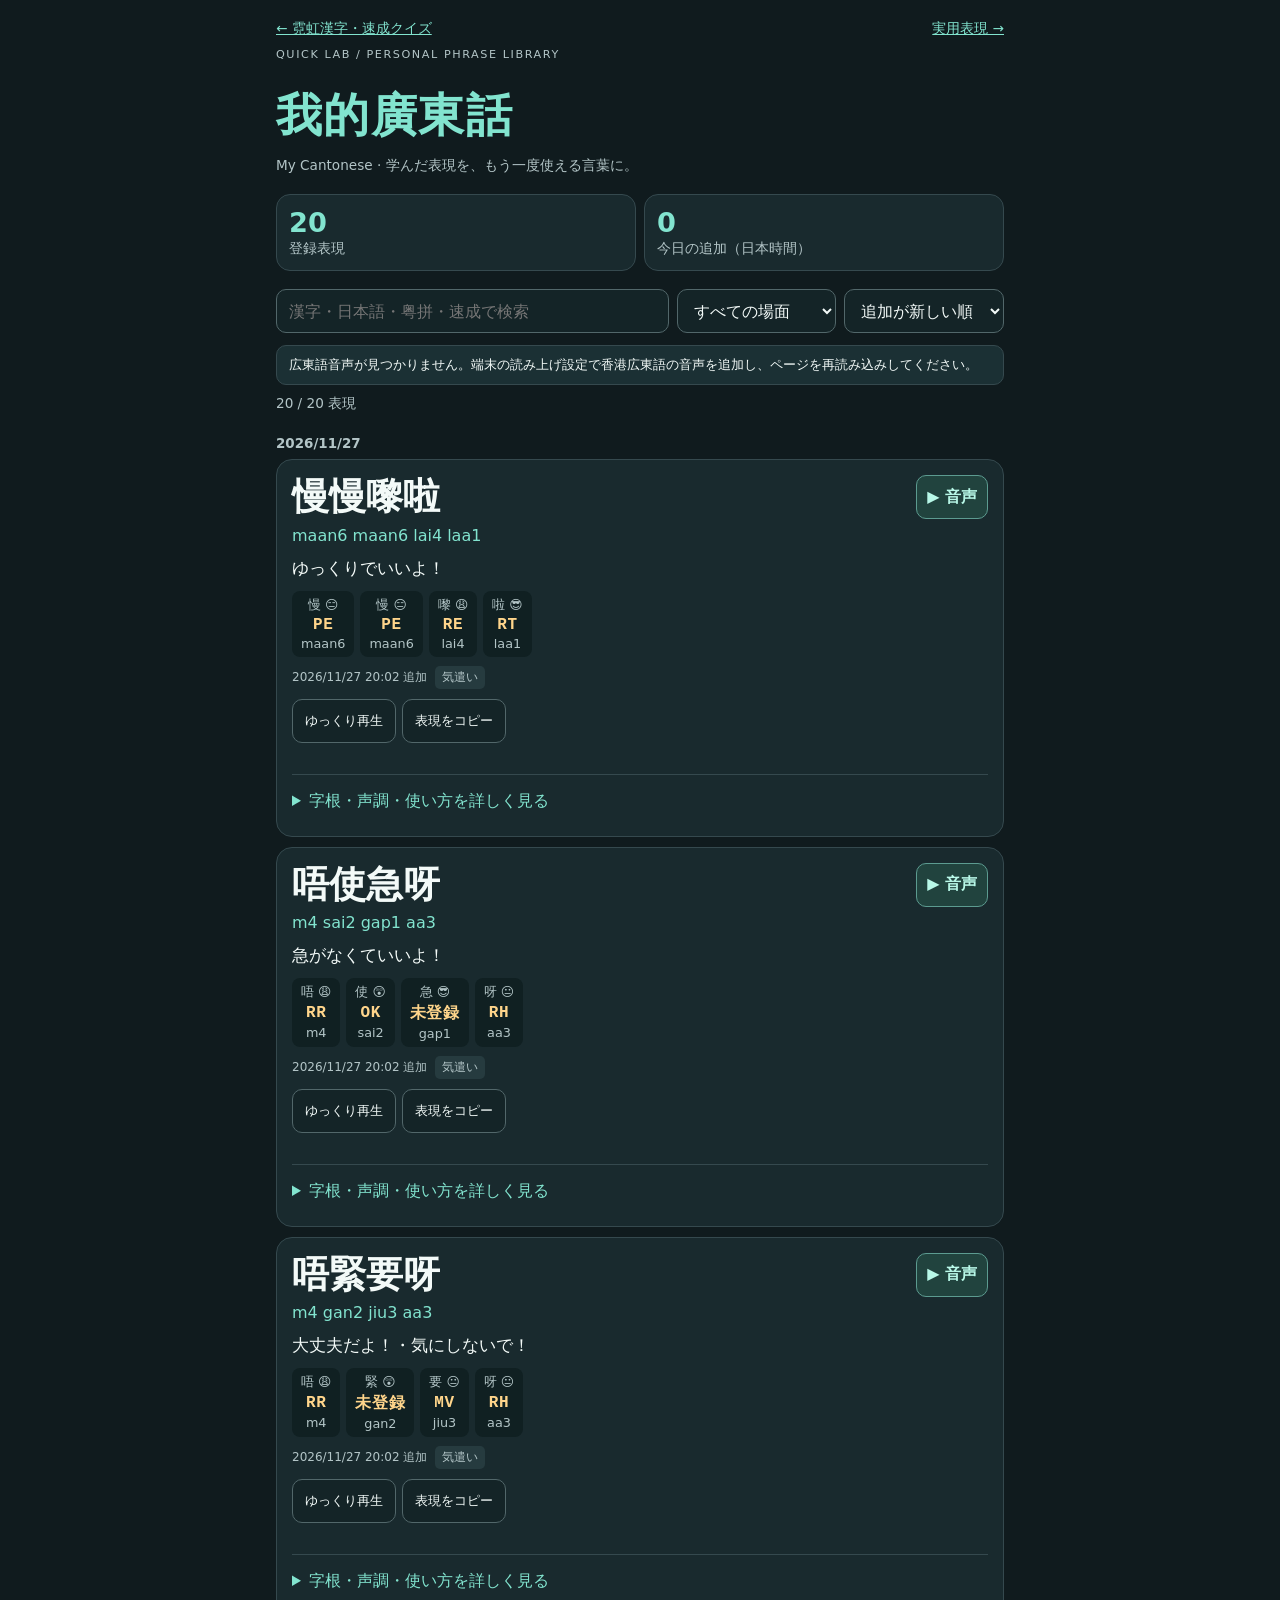
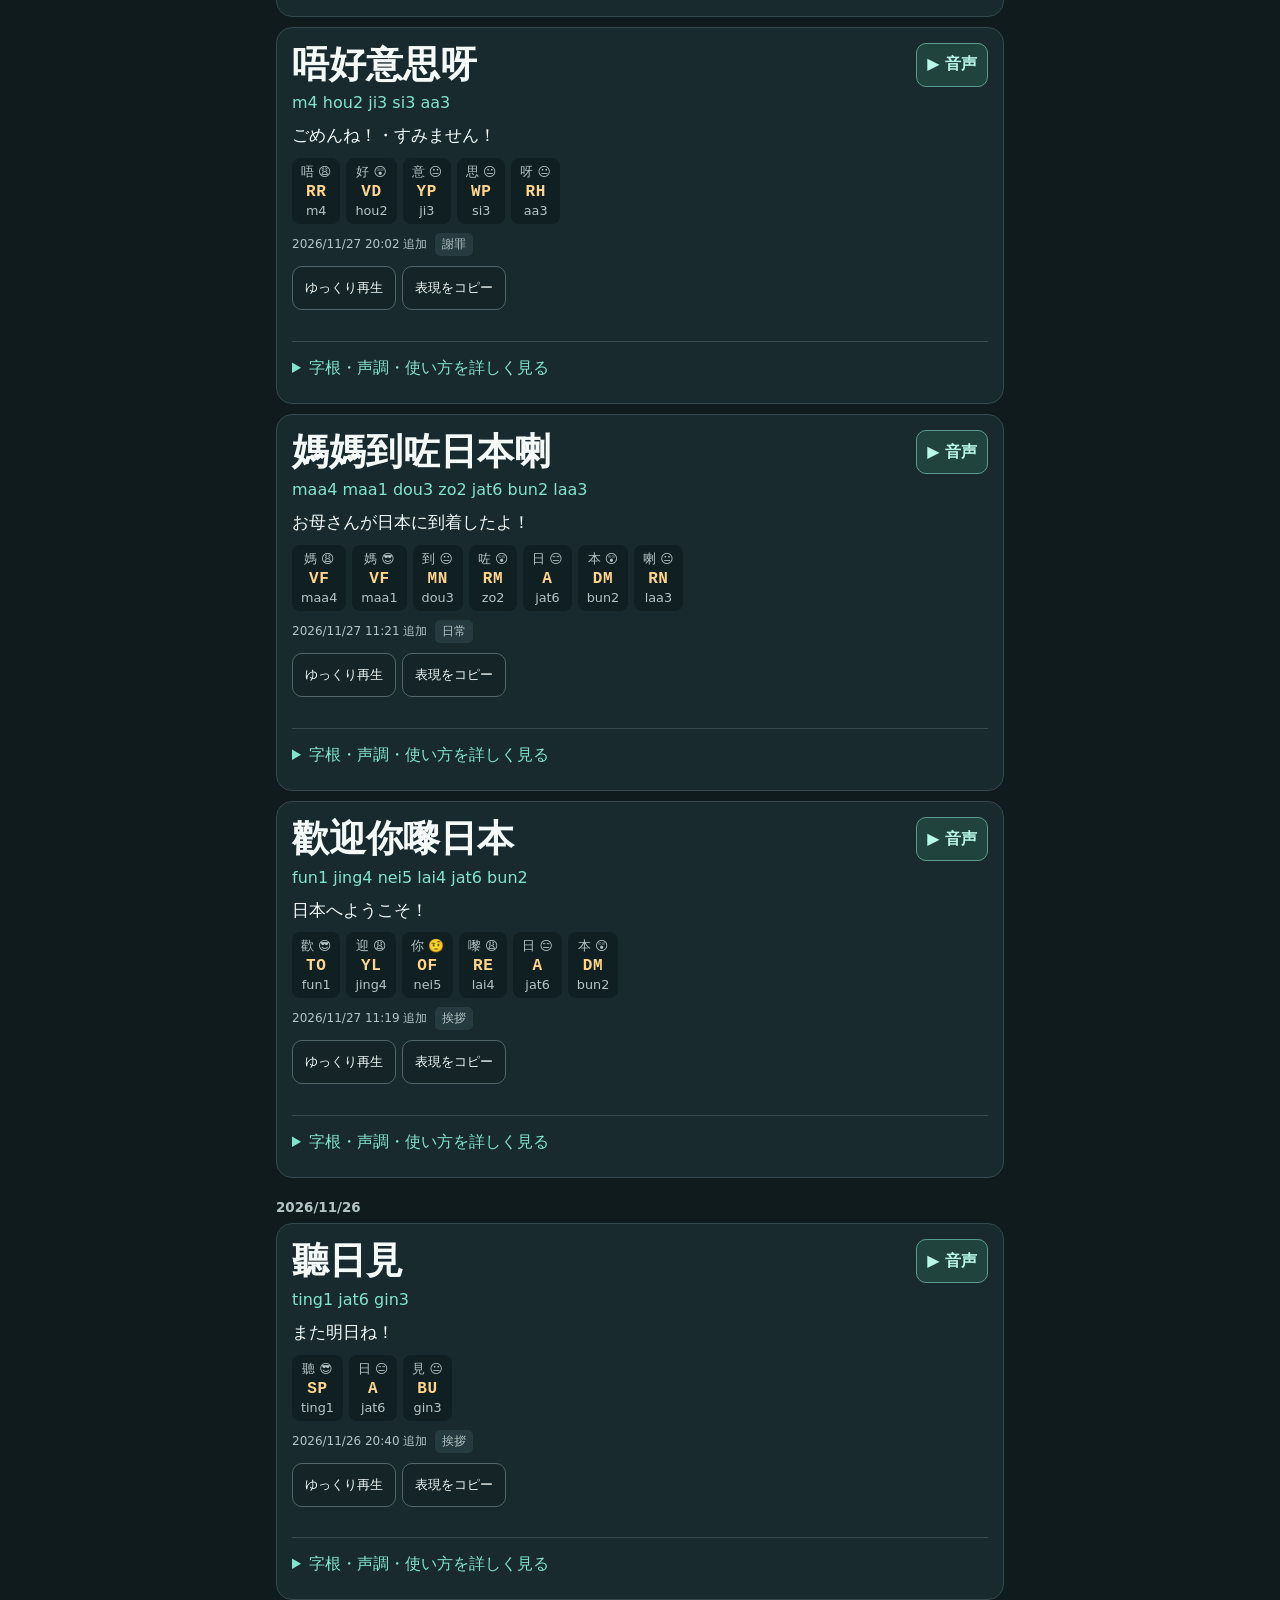
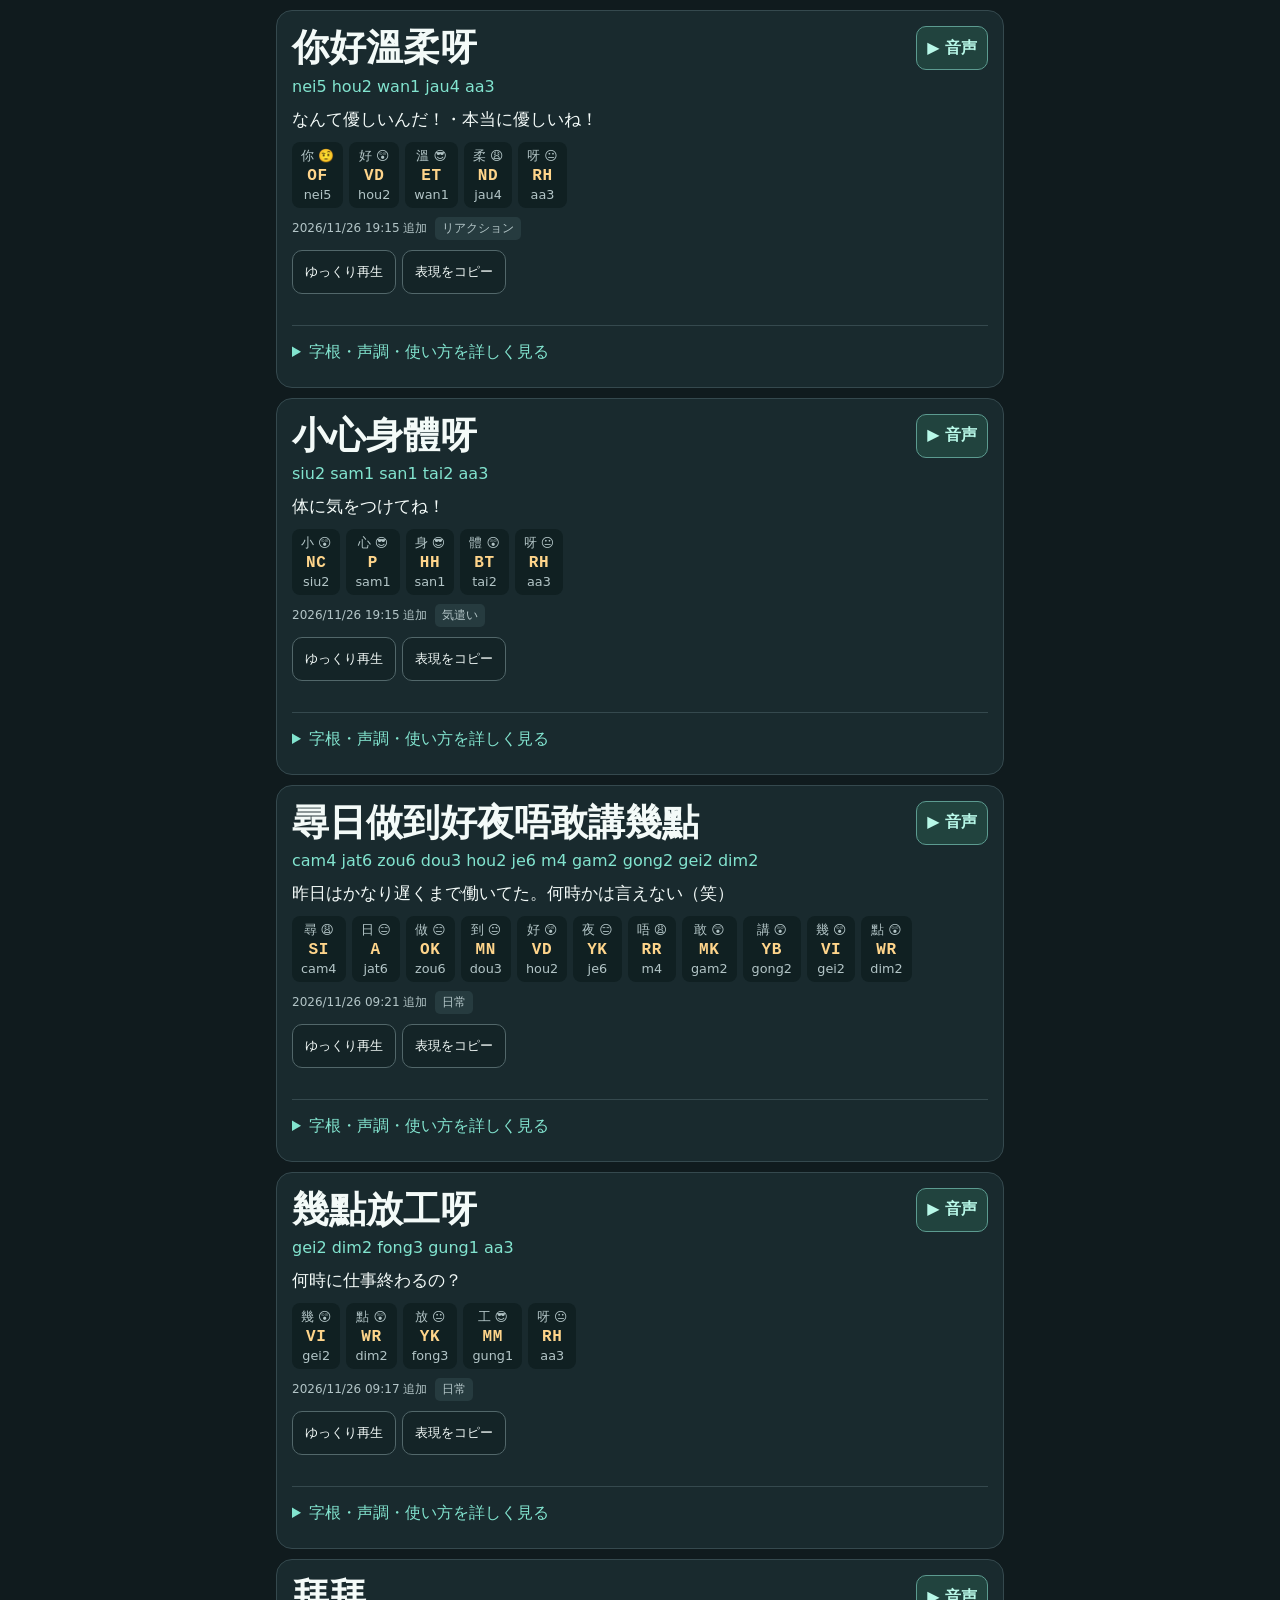
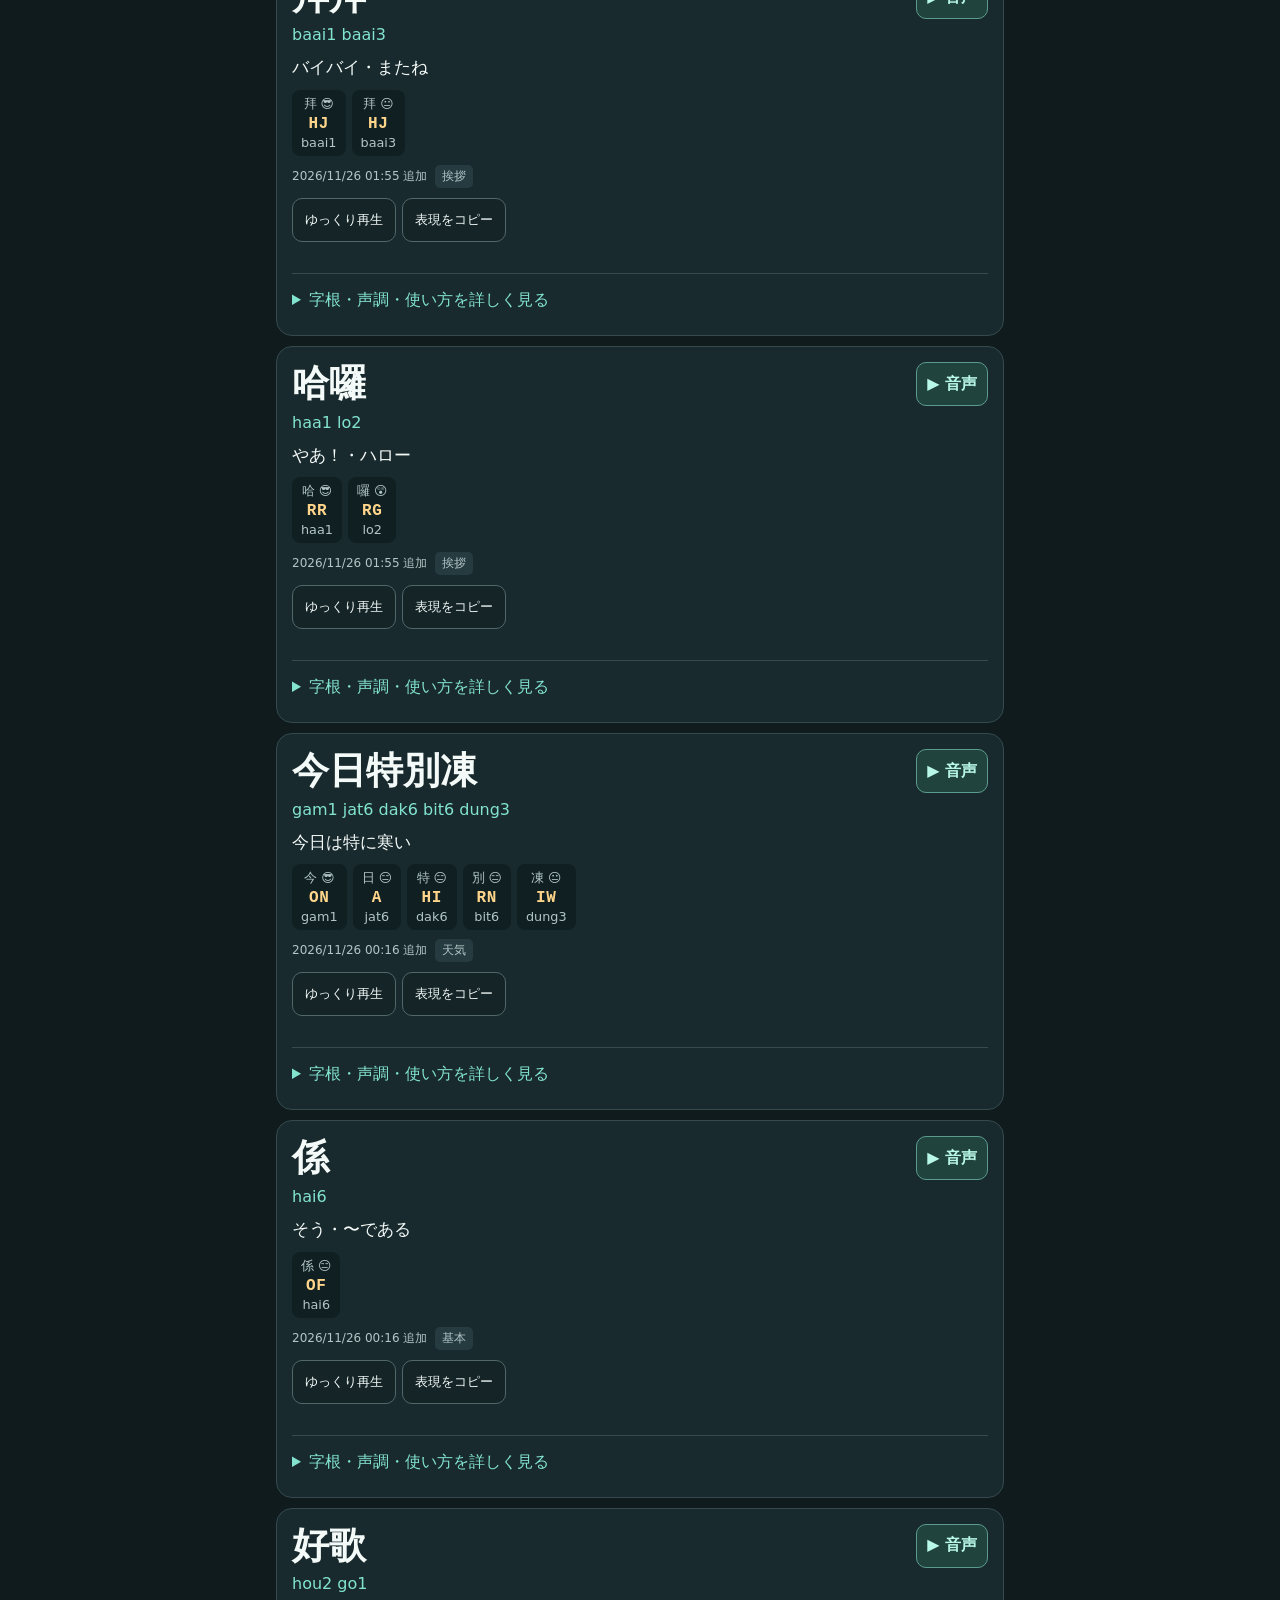
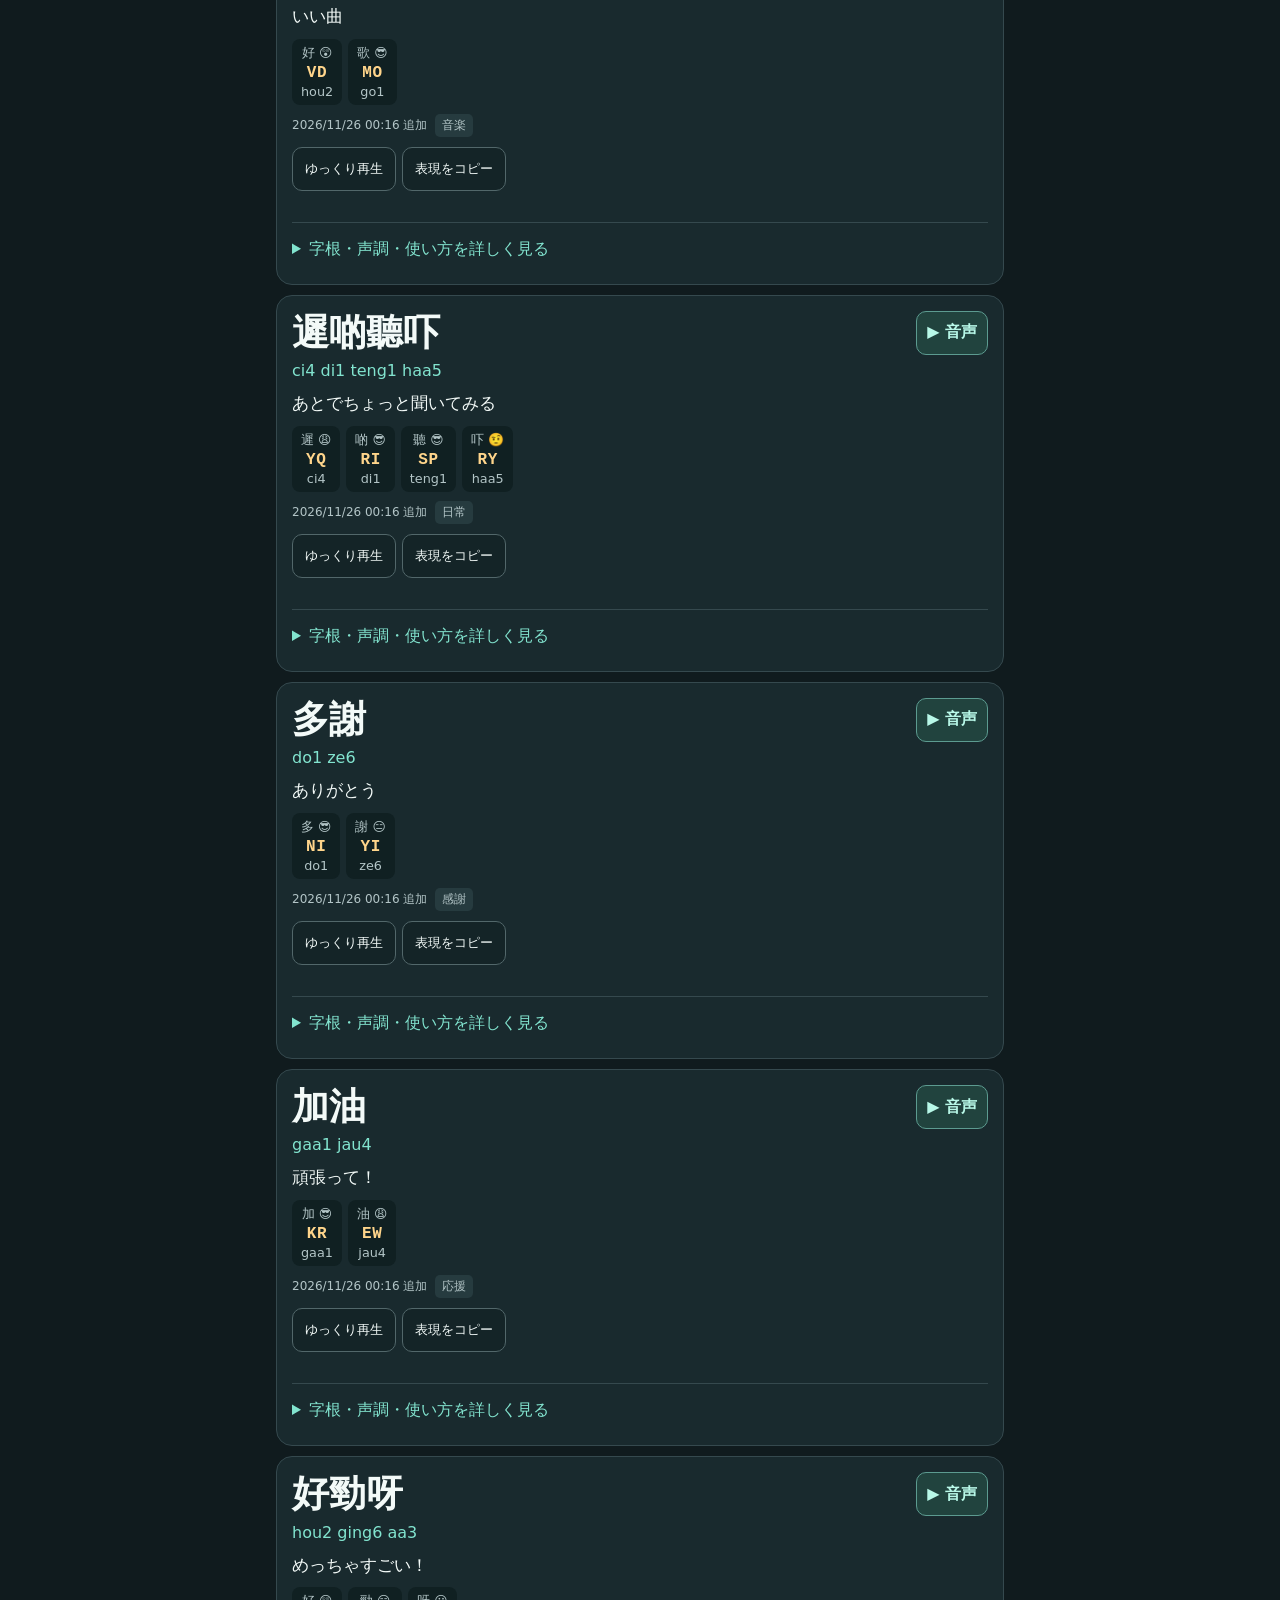
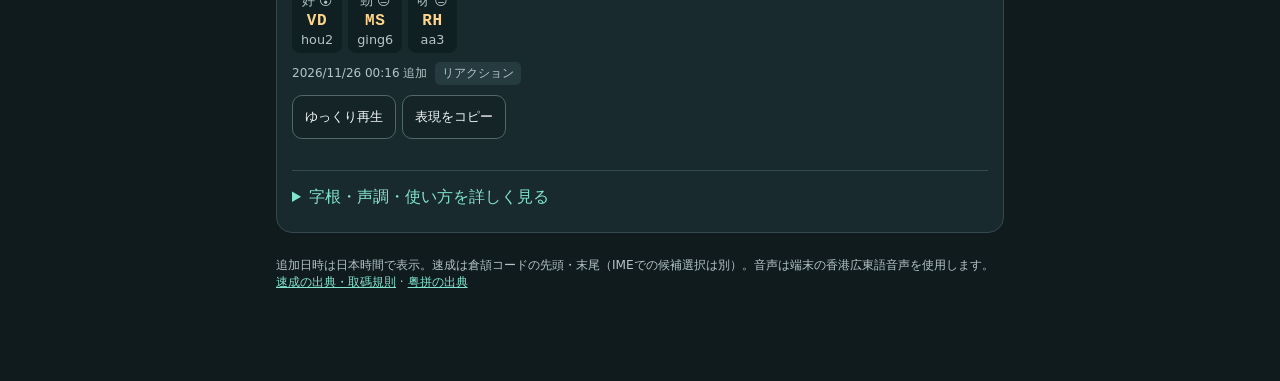
<file: quick/my/index.html>
<!doctype html>
<html lang="ja"><head><meta charset="utf-8"><meta name="viewport" content="width=device-width, initial-scale=1"><meta name="theme-color" content="#102323"><title>我的廣東話 | Quick Lab</title>
<style>
:root{color-scheme:dark;--bg:#101b1e;--panel:#192a2e;--line:#35494e;--mint:#82e4cf;--gold:#ffd58b;--muted:#b3c5c7;--ink:#f3faf8;font-family:system-ui,-apple-system,"PingFang TC","Noto Sans",sans-serif;background:var(--bg);color:var(--ink)}*{box-sizing:border-box}body{margin:0}main{max-width:760px;margin:auto;padding:20px 16px 72px}header{display:flex;justify-content:space-between;gap:12px;align-items:center;flex-wrap:wrap}a{color:var(--mint)}header a{font-size:.85rem}h1{font-size:clamp(30px,7vw,46px);color:var(--mint);margin:22px 0 2px;letter-spacing:.03em}p{line-height:1.55;margin:8px 0}.muted{color:var(--muted);font-size:.85rem}.eyebrow{letter-spacing:.14em;font-size:.7rem;color:var(--muted)}.stats{display:grid;grid-template-columns:repeat(2,1fr);gap:8px;margin:18px 0}.stat{background:var(--panel);border:1px solid var(--line);border-radius:14px;padding:12px}.stat strong{font-size:1.7rem;color:var(--mint);display:block}.controls{display:grid;gap:8px;margin:12px 0}.filters{display:grid;grid-template-columns:1fr 1fr;gap:8px}button,input,select{font:inherit;color:var(--ink);background:#142427;border:1px solid #52676a;border-radius:10px;min-height:44px;padding:9px 12px}input,select{width:100%;min-width:0}button{cursor:pointer;touch-action:manipulation}button:focus-visible,input:focus-visible,select:focus-visible,a:focus-visible,summary:focus-visible{outline:3px solid var(--mint);outline-offset:3px}button:disabled{opacity:.5;cursor:not-allowed}.day{font-size:.84rem;color:var(--muted);font-weight:650;margin:22px 0 8px}.phrase{background:var(--panel);border:1px solid var(--line);border-radius:16px;padding:15px;margin:0 0 10px}.top{display:flex;justify-content:space-between;align-items:flex-start;gap:8px}.word{font-size:clamp(27px,7vw,37px);line-height:1.2;margin:0 0 4px;overflow-wrap:anywhere}.reading{color:var(--mint);font-size:1rem;line-height:1.5}.play{border-color:#5c9b90;background:#21433e;color:#b8f8e8;min-width:48px;padding:8px 10px;font-weight:700;flex-shrink:0}.play[aria-pressed=true]{background:#42766a;color:white}.meaning{font-size:1.04rem;margin:8px 0}.code-line{display:flex;flex-wrap:wrap;gap:6px;margin:9px 0}.code{background:#102022;border-radius:8px;padding:6px 9px;min-width:40px;text-align:center;display:grid;gap:2px}.code b{color:var(--gold);font-family:ui-monospace,monospace;letter-spacing:.04em}.code span{font-size:.8rem;color:var(--muted)}.meta{display:flex;align-items:center;gap:8px;flex-wrap:wrap;margin-top:8px}.meta time{font-size:.75rem;color:var(--muted)}.tag{font-size:.75rem;color:var(--muted);background:#263b3f;padding:3px 7px;border-radius:5px}.actions{display:flex;flex-wrap:wrap;gap:6px;margin:10px 0 0}.actions button{font-size:.82rem}.detail{margin-top:12px;border-top:1px solid var(--line);padding-top:10px}summary{cursor:pointer;color:var(--mint);padding:6px 0;min-height:36px}.chars{display:grid;grid-template-columns:repeat(auto-fit,minmax(86px,1fr));gap:6px;margin-top:8px}.char{border:1px solid var(--line);border-radius:10px;padding:8px 4px;text-align:center;background:#122326;overflow:hidden}.char strong{display:block;font-size:1.65rem}.char .tone{font-size:.8rem;color:var(--muted)}.char .root{font-size:.8rem;color:var(--gold)}.char svg{display:block;width:70px;max-width:100%;height:29px;margin:4px auto}.char a{font-size:.72rem}.audio-status{font-size:.78rem;color:var(--muted);min-height:1.2em;margin-top:4px}.notice{background:#1b3034;border:1px solid var(--line);padding:10px 12px;border-radius:10px;font-size:.82rem}.empty{padding:24px;text-align:center;color:var(--muted)}.footer{margin-top:24px;font-size:.76rem;color:var(--muted)}@media(min-width:600px){.controls{grid-template-columns:1.2fr 1fr}}@media(prefers-reduced-motion:reduce){*{scroll-behavior:auto!important}}
</style></head><body><main>
<header><a href="../">← 霓虹漢字・速成クイズ</a><a href="../phrases.html">実用表現 →</a></header>
<p class="eyebrow">QUICK LAB / PERSONAL PHRASE LIBRARY</p><h1 lang="yue-Hant">我的廣東話</h1><p class="muted">My Cantonese · 学んだ表現を、もう一度使える言葉に。</p>
<div class="stats"><div class="stat"><strong id="total">—</strong><span class="muted">登録表現</span></div><div class="stat"><strong id="today">—</strong><span class="muted">今日の追加（日本時間）</span></div></div>
<div class="controls"><input id="search" type="search" placeholder="漢字・日本語・粤拼・速成で検索" aria-label="表現を検索"><div class="filters"><select id="category" aria-label="カテゴリー"><option value="">すべての場面</option></select><select id="sort" aria-label="並び順"><option value="new">追加が新しい順</option><option value="old">追加が古い順</option></select></div></div>
<div id="voiceInfo" class="notice" role="status">音声：香港広東語の端末音声を確認中。</div>
<p class="muted" id="count" aria-live="polite"></p><section id="list" aria-label="登録表現"><p class="empty">読み込み中…</p></section>
<footer class="footer">追加日時は日本時間で表示。速成は倉頡コードの先頭・末尾（IMEでの候補選択は別）。音声は端末の香港広東語音声を使用します。<br><a href="https://www.hkcards.com/b1/qk-menu">速成の出典・取碼規則</a> · <a href="https://lshk.org/jyutping-scheme/">粤拼の出典</a></footer>
</main><script src="../data.js"></script><script src="./app.js?v=20261126-1"></script></body></html>
</file>
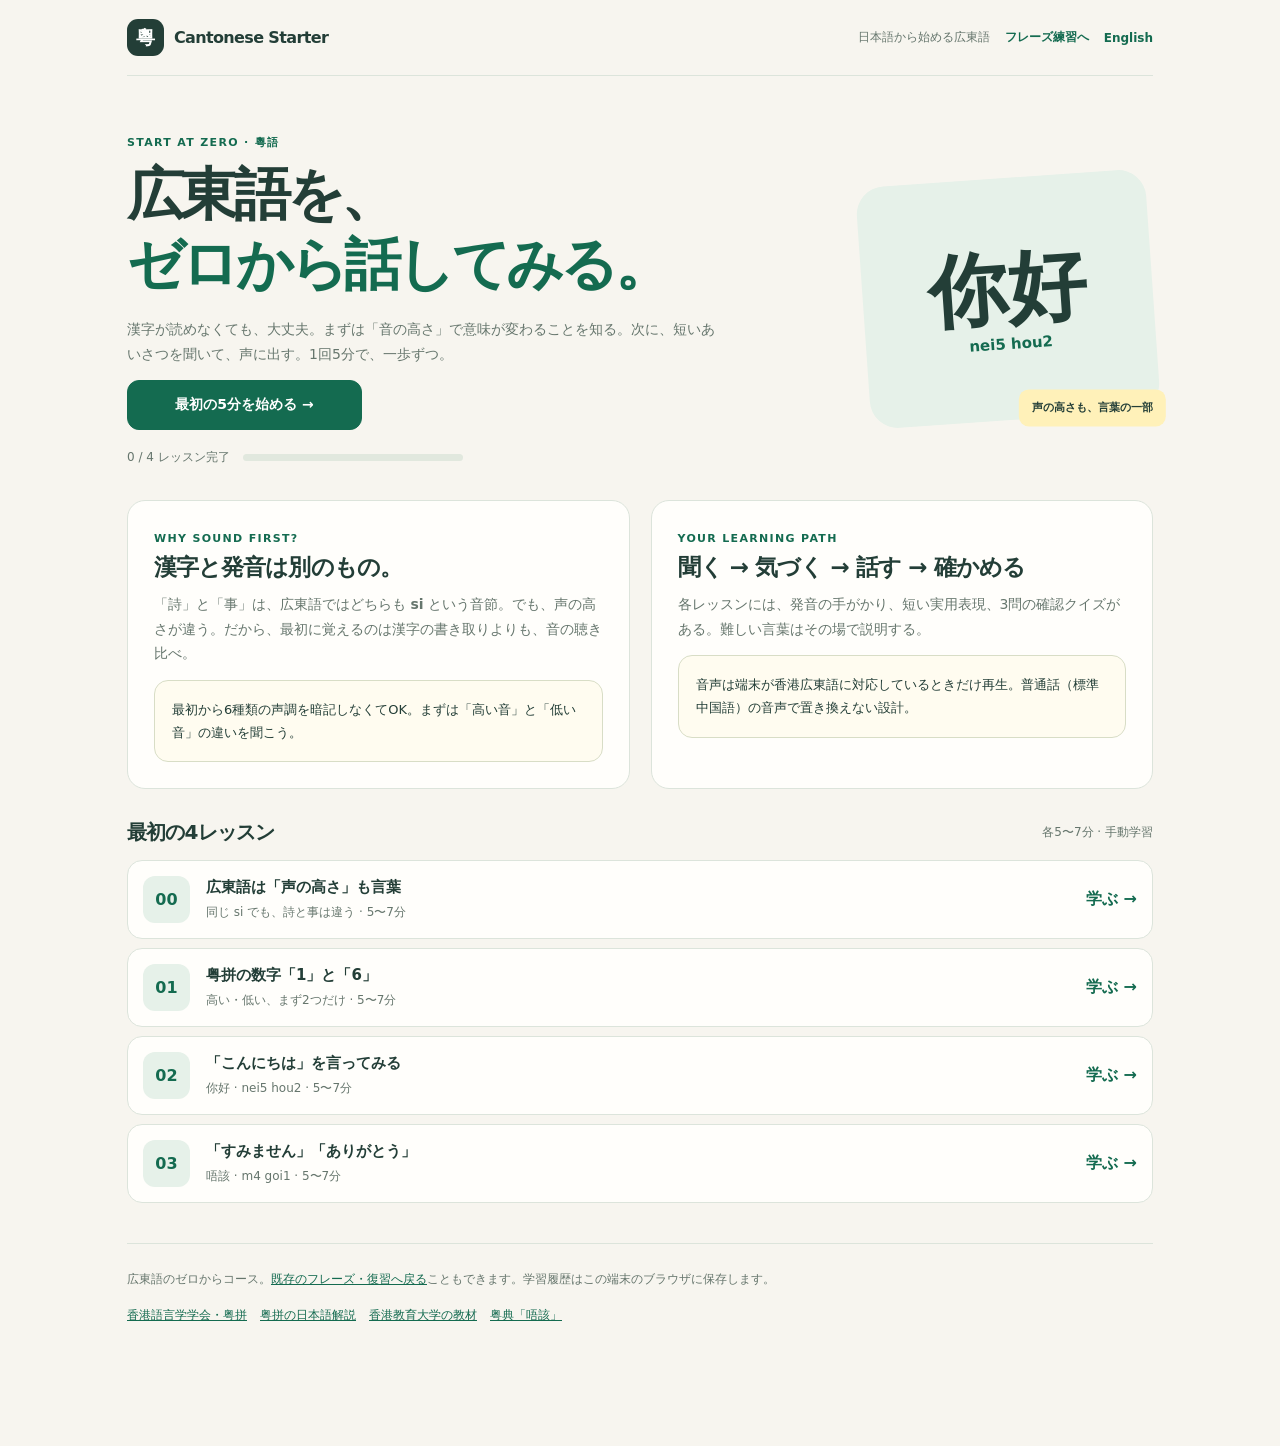
<file: cantonese/starter.html>
<!doctype html>
<html lang="ja">
<head>
<meta charset="utf-8"><meta name="viewport" content="width=device-width,initial-scale=1,viewport-fit=cover">
<meta name="theme-color" content="#f7f5ef"><title>Cantonese Starter｜広東語を、ゼロから。</title>
<style>
:root{--bg:#f7f5ef;--paper:#fffefb;--ink:#233e37;--muted:#66766d;--accent:#146b50;--accent2:#e6f1e9;--line:#dce4db;--yellow:#fff1b9;--orange:#bd652f;--r:18px}
*{box-sizing:border-box}html{scroll-behavior:smooth}body{margin:0;color:var(--ink);background:var(--bg);font-family:-apple-system,BlinkMacSystemFont,"Hiragino Kaku Gothic ProN","Yu Gothic",system-ui,sans-serif;-webkit-font-smoothing:antialiased}button,a{font:inherit}button{cursor:pointer}button:disabled{opacity:.45;cursor:not-allowed}a{color:var(--accent)}button:focus-visible,a:focus-visible{outline:3px solid #dd9c37;outline-offset:3px}h1,h2,h3,p{margin-top:0}p{line-height:1.75}.shell{max-width:1080px;margin:0 auto;padding:0 27px 80px}.head{min-height:76px;display:flex;align-items:center;justify-content:space-between;gap:14px;border-bottom:1px solid var(--line)}.brand{display:flex;align-items:center;gap:10px;font-weight:850;letter-spacing:-.04em;text-decoration:none;color:var(--ink)}.logo{background:var(--ink);color:white;width:37px;height:37px;display:grid;place-items:center;border-radius:11px;font-size:19px}.headright{display:flex;gap:15px;align-items:center}.headright a{font-size:12px;text-decoration:none;font-weight:750}.tiny{color:var(--muted);font-size:12px}.eyebrow{font-size:11px;color:var(--accent);font-weight:850;letter-spacing:.12em;text-transform:uppercase}.hero{display:grid;grid-template-columns:minmax(0,1fr) 290px;gap:45px;align-items:center;padding:55px 0 34px}.hero h1{font-size:clamp(34px,5.6vw,57px);letter-spacing:-.065em;line-height:1.22;margin:10px 0 18px}.hero h1 em{font-style:normal;color:var(--accent)}.hero p{max-width:600px;color:var(--muted);font-size:14px}.character{background:var(--accent2);border-radius:28px;aspect-ratio:1.2;display:flex;flex-direction:column;align-items:center;justify-content:center;transform:rotate(-4deg);position:relative}.character strong{font-size:79px;font-weight:740;line-height:1.15}.character span{font-size:15px;font-weight:780;color:var(--accent)}.character:after{content:"声の高さも、言葉の一部";position:absolute;bottom:-12px;right:-5px;background:var(--yellow);font-size:11px;font-weight:750;padding:11px 13px;transform:rotate(4deg);border-radius:10px}.stats{display:flex;align-items:center;gap:13px;margin-top:19px}.progress{height:7px;background:#e1e8de;border-radius:99px;overflow:hidden;flex:1;max-width:220px}.progress-fill{height:100%;width:0;background:var(--accent);border-radius:99px;transition:width .24s}.intro{display:grid;grid-template-columns:1fr 1fr;gap:21px;margin:0 0 30px}.panel{background:var(--paper);border:1px solid var(--line);border-radius:var(--r);padding:26px}.panel h2{font-size:23px;letter-spacing:-.04em;margin:6px 0 9px}.panel p{font-size:14px;color:var(--muted)}.callout{border:1px solid #d8ddc6;background:#fffcf0;border-radius:14px;padding:17px;font-size:13px;line-height:1.8}.primary,.secondary{min-height:50px;border-radius:12px;padding:12px 17px;font-weight:800;font-size:14px}.primary{background:var(--accent);color:#fff;border:1px solid var(--accent)}.primary:hover{background:#07583e}.secondary{background:var(--paper);color:var(--ink);border:1px solid var(--line)}.secondary:hover{background:var(--accent2)}.bigbutton{width:100%;display:flex;align-items:center;justify-content:space-between;gap:10px}.lesson-list{display:grid;gap:9px}.lesson-entry{display:grid;grid-template-columns:48px 1fr auto;gap:15px;align-items:center;width:100%;border:1px solid var(--line);background:var(--paper);border-radius:15px;padding:15px;text-align:left;color:var(--ink)}.lesson-entry:hover{border-color:#8ab2a0;background:#fff}.num{background:var(--accent2);color:var(--accent);border-radius:12px;width:47px;height:47px;display:grid;place-items:center;font-weight:850}.lesson-entry strong{font-size:15px;display:block;margin-bottom:4px}.lesson-entry small{font-size:12px;color:var(--muted);line-height:1.5}.title-row{display:flex;align-items:center;justify-content:space-between;gap:15px;margin:0 0 14px}.title-row h2{margin:0;font-size:20px;letter-spacing:-.04em}.lesson{max-width:730px;margin:26px auto 0}.lessontop{display:flex;justify-content:space-between;align-items:center;gap:10px}.stepper{display:grid;grid-template-columns:repeat(4,1fr);gap:8px;margin:23px 0}.step{border-radius:9px;padding:10px 5px;background:#e9ece5;color:#6b7770;text-align:center;font-size:11px;font-weight:790}.step.active{background:var(--accent);color:white}.step.done{background:var(--accent2);color:var(--accent)}.lesson h1{font-size:clamp(26px,5vw,37px);letter-spacing:-.055em;line-height:1.35;margin:8px 0 12px}.lessonstage{min-height:270px}.hanzi{font-size:clamp(44px,10vw,72px);font-weight:770;line-height:1.2;margin:10px 0 10px;letter-spacing:.04em;overflow-wrap:anywhere}.roman{font-family:ui-monospace,SFMono-Regular,Consolas,monospace;font-size:17px;color:var(--accent);font-weight:770}.mean{font-size:17px;font-weight:720}.hint{font-size:13px;color:var(--muted)}.two-col{display:grid;grid-template-columns:1fr 1fr;gap:11px;margin:18px 0}.sound{padding:19px;background:#f2f6f1;border-radius:14px;text-align:center}.sound .hanzi{font-size:39px}.sound .roman{font-size:15px}.partgrid{display:flex;flex-wrap:wrap;gap:9px;margin:17px 0}.part{min-width:105px;padding:15px;background:#f3f7f2;border-radius:12px;border:1px solid #d5e0d5}.part strong{font-size:23px}.part small{display:block;color:var(--muted);font-size:12px;margin-top:4px}.note{background:var(--yellow);color:#534d36;border-radius:12px;padding:13px 16px;margin:15px 0;font-size:13px;line-height:1.75}.audioarea{display:flex;gap:10px;flex-wrap:wrap;margin:14px 0}.audioarea button{flex:1}.audioarea p{flex-basis:100%;margin:2px 0 0;font-size:12px;color:var(--muted)}.question{font-size:15px;font-weight:800;margin:14px 0 12px}.options{display:grid;gap:8px}.option{width:100%;border:1px solid var(--line);background:white;border-radius:11px;min-height:48px;padding:13px;text-align:left;color:var(--ink);font-weight:600}.option.active{border-color:var(--accent);background:var(--accent2)}.result{background:#eaf4eb;border-radius:12px;padding:12px 16px;font-size:13px;line-height:1.7;margin:12px 0}.result.wrong{background:#fff0e9}.controls{display:flex;gap:10px;justify-content:space-between;margin-top:24px}.controls button:last-child{margin-left:auto}.ref{display:flex;flex-wrap:wrap;gap:13px;margin:14px 0}.ref a{font-size:12px}.mutedlabel{font-size:12px;color:var(--muted)}.footer{border-top:1px solid var(--line);padding:25px 0;margin-top:40px;color:var(--muted);font-size:12px;line-height:1.8}.hide{display:none!important}.complete{background:#e7f3eb;text-align:center;padding:25px;border-radius:17px}.complete h2{font-size:25px}.successicon{font-size:40px;color:var(--accent)}.more{border-top:1px solid var(--line);margin-top:24px;padding-top:20px}.more strong{display:block;margin-bottom:12px}.mobilebar{display:none}@media(max-width:750px){.shell{padding:0 17px 110px}.head{min-height:66px}.hero{grid-template-columns:1fr;padding:33px 0 25px;gap:24px}.hero h1{font-size:39px}.character{display:none}.intro{grid-template-columns:1fr;gap:12px}.panel{padding:21px}.lesson{margin-top:15px}.mobilebar{display:grid;position:fixed;bottom:0;left:0;right:0;grid-template-columns:1fr 1fr;gap:8px;background:rgba(247,245,239,.97);border-top:1px solid var(--line);padding:10px 15px calc(10px + env(safe-area-inset-bottom));z-index:10}.mobilebar button{font-size:13px}.controls{margin-bottom:10px}.headright a:nth-child(2){display:none}}@media(max-width:370px){.two-col{gap:7px}.sound{padding:12px}.step{font-size:10px}.part{min-width:90px}}
</style>
</head>
<body>
<div class="shell">
<header class="head"><a class="brand" href="#home" id="brand"><span class="logo">粵</span><span>Cantonese Starter</span></a><div class="headright"><span class="tiny">日本語から始める広東語</span><a href="./">フレーズ練習へ</a> <a href="../">English</a></div></header>
<div id="home">
<section class="hero"><div><span class="eyebrow">START AT ZERO · 粵語</span><h1>広東語を、<br><em>ゼロから話してみる。</em></h1><p>漢字が読めなくても、大丈夫。まずは「音の高さ」で意味が変わることを知る。次に、短いあいさつを聞いて、声に出す。1回5分で、一歩ずつ。</p><button id="start" class="primary" style="min-width:235px">最初の5分を始める →</button><div class="stats"><span class="tiny" id="progressText">0 / 4 レッスン完了</span><div class="progress"><div class="progress-fill" id="progressFill"></div></div></div></div><div class="character" aria-hidden="true"><strong>你好</strong><span>nei5 hou2</span></div></section>
<div class="intro"><section class="panel"><span class="eyebrow">WHY SOUND FIRST?</span><h2>漢字と発音は別のもの。</h2><p>「詩」と「事」は、広東語ではどちらも <strong>si</strong> という音節。でも、声の高さが違う。だから、最初に覚えるのは漢字の書き取りよりも、音の聴き比べ。</p><div class="callout">最初から6種類の声調を暗記しなくてOK。まずは「高い音」と「低い音」の違いを聞こう。</div></section><section class="panel"><span class="eyebrow">YOUR LEARNING PATH</span><h2>聞く → 気づく → 話す → 確かめる</h2><p>各レッスンには、発音の手がかり、短い実用表現、3問の確認クイズがある。難しい言葉はその場で説明する。</p><div class="callout">音声は端末が香港広東語に対応しているときだけ再生。普通話（標準中国語）の音声で置き換えない設計。</div></section></div>
<div class="title-row"><h2>最初の4レッスン</h2><span class="tiny">各5〜7分 · 手動学習</span></div>
<div id="lessonList" class="lesson-list"></div>
</div>
<main id="lesson" class="lesson hide" tabindex="-1" aria-live="polite"></main>
<footer class="footer">広東語のゼロからコース。<a href="./">既存のフレーズ・復習へ戻る</a>こともできます。学習履歴はこの端末のブラウザに保存します。<div class="ref"><a href="https://lshk.org/jyutping-scheme/" target="_blank" rel="noopener">香港語言学学会・粤拼</a><a href="https://jyutping.org/ja/jyutping/" target="_blank" rel="noopener">粤拼の日本語解説</a><a href="https://cantonese-self-learning-class.eduhk.hk/about" target="_blank" rel="noopener">香港教育大学の教材</a><a href="https://words.hk/zidin/%E5%94%94%E8%A9%B2" target="_blank" rel="noopener">粤典「唔該」</a></div></footer>
</div>
<div class="mobilebar"><button id="mobileHome" class="secondary">⌂　一覧に戻る</button><button id="mobileContinue" class="primary">最初の5分 →</button></div>
<script>
(()=>{'use strict';
const lessons=[
{id:'00',title:'広東語は「声の高さ」も言葉',sub:'同じ si でも、詩と事は違う',goal:'声の高さが変わると意味も変わる、と説明できる',context:'日本語の漢字が読めても、広東語の発音は別。まずは二つの音だけ。',words:[{han:'詩',py:'si1',ja:'詩',tip:'数字1。声を高い位置で、できるだけ平らに保つ。'},{han:'事',py:'si6',ja:'物事・用事',tip:'数字6。声を低めの位置で、できるだけ平らに保つ。'}],note:'「si」は音の形。末尾の1や6は、声の高さの種類（声調）を表す。同じ字母でも、数字が違うと別の単語になる。',scene:'教室で「詩」と「事」を広東語で読んでみる。音節は同じsi、違いは声の高さ。',practice:'高い声でsi1 → 低い声でsi6。少し間をあけて3往復しよう。',quiz:[['「si1」の1は何を表す？',['漢字の画数','声の高さの種類','1番目の単語'],1,'末尾の数字は声調。単語の意味を区別する大切な情報。'],['「詩」の粤拼はどれ？',['si6','si1','shi1'],1,'詩はsi1。日本語や普通話の読み方とは別。'],['今日もっとも大切なことは？',['六声を一度で完璧に暗記する','漢字を50個書けるようにする','声の高さが意味を変えると知る'],2,'最初は違いに気づければ十分。']]},
{id:'01',title:'粤拼の数字「1」と「6」',sub:'高い・低い、まず2つだけ',goal:'数字1と6が声調を示すと分かる',context:'粤拼（Jyutping）は広東語の発音をアルファベットと数字で書く方法。',words:[{han:'夫',py:'fu1',ja:'夫',tip:'fu を高めに平らに。'},{han:'父',py:'fu6',ja:'父',tip:'fu を低めに平らに。'}],note:'「粤拼」は発音の地図のようなもの。文字は同じfuでも、fu1とfu6では声の高さが違う。広東語には6種類の声調があるが、一気に覚えなくてよい。',scene:'声の高さを替えるだけで、同じfuが別の言葉になる。高い場所と低い場所で声を出すイメージ。',practice:'fu1 → fu6 を3往復。自分の録音を聞き、二つの高さが違うかを確かめよう。',quiz:[['「fu6」の6の役割は？',['6文字の単語','声調を示す','6回発音する'],1,'数字は声調の番号。'],['「父」の粤拼は？',['fu1','fu6','fu3'],1,'父はfu6。'],['1と6の最初の練習は？',['声の高さを分ける','より速く言う','大きな声で叫ぶ'],0,'音量ではなく、声の高さに注目。']]},
{id:'02',title:'「こんにちは」を言ってみる',sub:'你好 · nei5 hou2',goal:'你好の意味と、二つの音節を言える',context:'人に会ったときの短いあいさつ。意味のある会話を一つ覚える。',words:[{han:'你',py:'nei5',ja:'あなた',tip:'5声。低めから少し上へ上がる。'},{han:'好',py:'hou2',ja:'よい・元気だ',tip:'2声。中ほどから高めへ上がる。'},{han:'你好',py:'nei5 hou2',ja:'こんにちは',tip:'二つの音をつなげる。日本語の「ニーハオ」をそのまま当てはめない。'}],note:'你好は二音節。数字5と2はどちらも上がる声調だけど、始まる高さが異なる。今は正確さより「音の高さも意識して真似する」ことを目標にしよう。',scene:'初対面の人に、にこやかに「你好」とあいさつする場面。',practice:'nei5 → hou2 → nei5 hou2。3回ずつ。最後は漢字「你好」だけを見て言う。',quiz:[['「你好」はどの場面に合う？',['あいさつする','道を否定する','お金を払う'],0,'你好は「こんにちは」にあたるあいさつ。'],['「你」の粤拼は？',['hou2','nei5','fu6'],1,'你はnei5。'],['初めて会う相手への意図は？',['丁寧なあいさつをする','返金を求める','別れを告げる'],0,'相手への最初のあいさつ。']]},
{id:'03',title:'「すみません」「ありがとう」',sub:'唔該 · m4 goi1',goal:'唔該を、依頼と小さな親切への感謝で使える',context:'店員さんに声をかけたい。誰かがドアを開けてくれた。そんな場面で便利。',words:[{han:'唔該',py:'m4 goi1',ja:'すみません／ありがとう',tip:'m4は口を閉じて「ン」に似た鼻音。mだけで音節になる。'},{han:'多謝',py:'do1 ze6',ja:'ありがとうございます',tip:'贈り物などへの感謝でよく使う。唔該との使い分けに注目。'}],note:'唔該は「すみません」「お願いします」「ありがとう」など、状況で意味が変わる便利な表現。多謝は贈り物などへの感謝によく使う。最初は「店員さんに声をかける／小さな親切にお礼」の二場面だけで練習。',scene:'カフェで店員さんを呼ぶときに「唔該」。ドアを開けてもらったときにも「唔該」。',practice:'唔該 → 唔該 → 多謝。誰に、何をしてもらったかを想像しながらゆっくり言う。',quiz:[['店員さんに声をかけるときは？',['唔該','你好嗎','詩'],0,'唔該は丁寧な呼びかけにも使える。'],['唔該の粤拼は？',['m4 goi1','nei5 hou2','do1 ze6'],0,'唔該＝m4 goi1。'],['友人から贈り物を受け取ったときの感謝には？',['多謝','唔係','事'],0,'多謝は贈り物などへの感謝によく使う。']]}];
const store='dailychunks.cantonese.starter.v1';let done={};try{done=JSON.parse(localStorage.getItem(store)||'{}')||{}}catch{};let at=0,step=0,q=0,choice=null;const by=id=>document.getElementById(id);const esc=s=>String(s).replace(/[&<>"']/g,c=>({'&':'&amp;','<':'&lt;','>':'&gt;','"':'&quot;'}[c]));
function saved(){try{localStorage.setItem(store,JSON.stringify(done))}catch{}}
function progress(){const n=lessons.filter(x=>done[x.id]).length;by('progressText').textContent=n+' / '+lessons.length+' レッスン完了';by('progressFill').style.width=100*n/lessons.length+'%';}
function list(){by('lessonList').innerHTML=lessons.map((l,i)=>'<button class="lesson-entry" data-start="'+i+'"><span class="num">'+(done[l.id]?'✓':l.id)+'</span><span><strong>'+esc(l.title)+'</strong><small>'+esc(l.sub)+' · 5〜7分</small></span><span style="color:var(--accent);font-weight:800">学ぶ →</span></button>').join('');progress();}
function showHome(){by('lesson').classList.add('hide');by('home').classList.remove('hide');by('mobileContinue').textContent='最初の5分 →';list();window.scrollTo(0,0);}
function start(i){at=i;step=0;q=0;choice=null;by('home').classList.add('hide');by('lesson').classList.remove('hide');by('mobileContinue').textContent='次へ →';paint();window.scrollTo(0,0)}
function voice(){if(!('speechSynthesis' in window))return null;const v=speechSynthesis.getVoices();return v.find(x=>/^yue(?:-|_|$)/i.test(x.lang))||v.find(x=>/^zh[-_]HK$/i.test(x.lang))||null}
function speak(word,slow){const v=voice(),a=by('audioStatus');if(!v){if(a)a.textContent='この端末では広東語音声が見つかりません。普通話の音声では代用しません。下の参考教材で真人の発音を確認してください。';return;}try{speechSynthesis.cancel();const u=new SpeechSynthesisUtterance(word);u.voice=v;u.lang=v.lang;u.rate=slow?.72:.9;u.onstart=()=>{if(a)a.textContent='端末の香港広東語音声で再生しています。声調は真人の音声でも確認してください。'};u.onerror=()=>{if(a)a.textContent='再生に失敗しました。端末の音声設定を確認してください。'};speechSynthesis.speak(u)}catch{if(a)a.textContent='再生できませんでした。'}}
function audio(word){return '<div class="audioarea"><button class="secondary" data-audio="'+esc(word)+'">▷ 発音を聞く</button><button class="secondary" data-audio-slow="'+esc(word)+'">◴ ゆっくり</button><p id="audioStatus">'+(voice()?'端末の広東語音声を利用できます（音声精度は未検証）。':'この端末で広東語音声が使えるか確認できません。')+'</p></div>'}
function paint(){const l=lessons[at];let h='<div class="lessontop"><span class="eyebrow">LESSON '+l.id+' · 5〜7分</span><button class="secondary" data-home="1" style="min-height:38px;padding:8px 12px">← 一覧</button></div><h1>'+esc(l.title)+'</h1><p class="hint">今日の目標：'+esc(l.goal)+'</p><div class="stepper">'+['場面','音を知る','使ってみる','3問チェック'].map((x,i)=>'<span class="step '+(step===i?'active':step>i?'done':'')+'">'+(i+1)+' '+x+'</span>').join('')+'</div><section class="panel lessonstage">';
if(step===0){h+='<div class="eyebrow">STEP 1 · IMAGINE</div><h2>何ができるようになる？</h2><p>'+esc(l.context)+'</p><div class="callout">'+esc(l.scene)+'</div><div class="more"><strong>今日のひとこと</strong><span class="mutedlabel">丸暗記よりも、まず「いつ使うか」を想像してみよう。</span></div>';}
if(step===1){h+='<div class="eyebrow">STEP 2 · LISTEN & NOTICE</div><h2>文字・音・意味を結びつける</h2><div class="two-col">'+l.words.slice(0,2).map(w=>'<div class="sound"><div class="hanzi" lang="yue-Hant-HK">'+esc(w.han)+'</div><div class="roman">'+esc(w.py)+'</div><div class="mutedlabel">'+esc(w.ja)+'</div><button class="secondary" style="margin-top:11px;min-height:38px;padding:7px;font-size:12px" data-audio="'+esc(w.han)+'">▷ この音を聞く</button></div>').join('')+'</div><p id="audioStatus" class="hint">端末の香港広東語音声に対応している場合のみ再生します。非対応なら下の参考教材をご利用ください。</p><div class="note">'+esc(l.note)+'</div><p class="hint">音が出ない場合は<a href="https://jyutping.org/en/learn/" target="_blank" rel="noopener">公式の発音サンプル</a>で音を聞こう。</p>';}
if(step===2){h+='<div class="eyebrow">STEP 3 · USE & SPEAK</div><h2>短く、口に出す</h2><p>'+esc(l.context)+'</p><div class="partgrid">'+l.words.map(w=>'<div class="part"><strong lang="yue-Hant-HK">'+esc(w.han)+'</strong><small>'+esc(w.py)+'</small><small>'+esc(w.ja)+'</small></div>').join('')+'</div><div class="note">'+esc(l.words[0].tip)+'</div><p><strong>30秒練習</strong></p><p>'+esc(l.practice)+'</p>'+audio(l.words[0].han);}
if(step===3){const curr=l.quiz[q];h+='<div class="eyebrow">STEP 4 · CHECK ('+(q+1)+'/3)</div><h2>覚えたか、確かめよう</h2><p class="question">'+esc(curr[0])+'</p><div class="options">'+curr[1].map((opt,i)=>'<button class="option '+(choice===i?'active':'')+'" data-choice="'+i+'">'+esc(opt)+'</button>').join('')+'</div>'+(choice===null?'':'<div class="result '+(choice===curr[2]?'':'wrong')+'">'+(choice===curr[2]?'正解！ ':'もう一度確認。 ')+esc(curr[3])+'</div>');}
h+='</section><div class="controls"><button class="secondary" data-back="1" '+(step===0?'disabled':'')+'>← 戻る</button>';if(step<3)h+='<button class="primary" data-next="1">次へ進む →</button>';else h+='<button class="primary" data-quiznext="1" '+(choice!==l.quiz[q][2]?'disabled':'')+'>'+(q<2?'次の問題へ →':'学習を完了 ✓')+'</button>';h+='</div><div class="ref"><a href="https://jyutping.org/ja/jyutping/" target="_blank" rel="noopener">粤拼とは</a><a href="https://cantonese-self-learning-class.eduhk.hk/about" target="_blank" rel="noopener">真人音声の教材</a></div>';by('lesson').innerHTML=h;}
function finish(){const l=lessons[at];step=4;by('mobileContinue').textContent='一覧に戻る';done[l.id]=true;saved();const next=lessons[at+1];by('lesson').innerHTML='<div class="complete"><div class="successicon">✓</div><h2>今日の一歩、完了！</h2><p>'+esc(l.title)+' を練習した。</p><p class="hint">次回は、答えを見ずに声に出せるか試してみよう。</p><div style="display:grid;gap:10px;max-width:340px;margin:25px auto 0"><button class="primary" data-'+(next?'start':'home')+'="'+(next?at+1:'1')+'">'+(next?'次のレッスンへ →':'一覧へ戻る')+'</button><button class="secondary" data-home="1">学習一覧に戻る</button></div></div>';progress();list();}
document.addEventListener('click',e=>{const b=e.target.closest('button');if(!b)return;const d=b.dataset;if(d.start!==undefined){start(Number(d.start));return}if(d.home!==undefined){showHome();return}if(d.audio!==undefined){speak(d.audio,false);return}if(d.audioSlow!==undefined){speak(d.audioSlow,true);return}if(d.back!==undefined){step=Math.max(0,step-1);q=0;choice=null;paint();return}if(d.next!==undefined){step=Math.min(3,step+1);q=0;choice=null;paint();return}if(d.choice!==undefined){choice=Number(d.choice);paint();return}if(d.quiznext!==undefined){const l=lessons[at];if(choice!==l.quiz[q][2])return;if(q<2){q++;choice=null;paint()}else finish();return}});
by('start').onclick=()=>start(lessons.findIndex(l=>!done[l.id])<0?0:lessons.findIndex(l=>!done[l.id]));by('mobileHome').onclick=showHome;by('mobileContinue').onclick=()=>{if(by('lesson').classList.contains('hide'))by('start').click();else if(step===4){showHome();}else if(step<3){step++;paint();}else if(choice===lessons[at].quiz[q][2]){if(q<2){q++;choice=null;paint()}else finish();}};by('brand').onclick=e=>{e.preventDefault();showHome()};if('speechSynthesis' in window)speechSynthesis.onvoiceschanged=()=>{};list();
})();
</script></body></html>
</file>
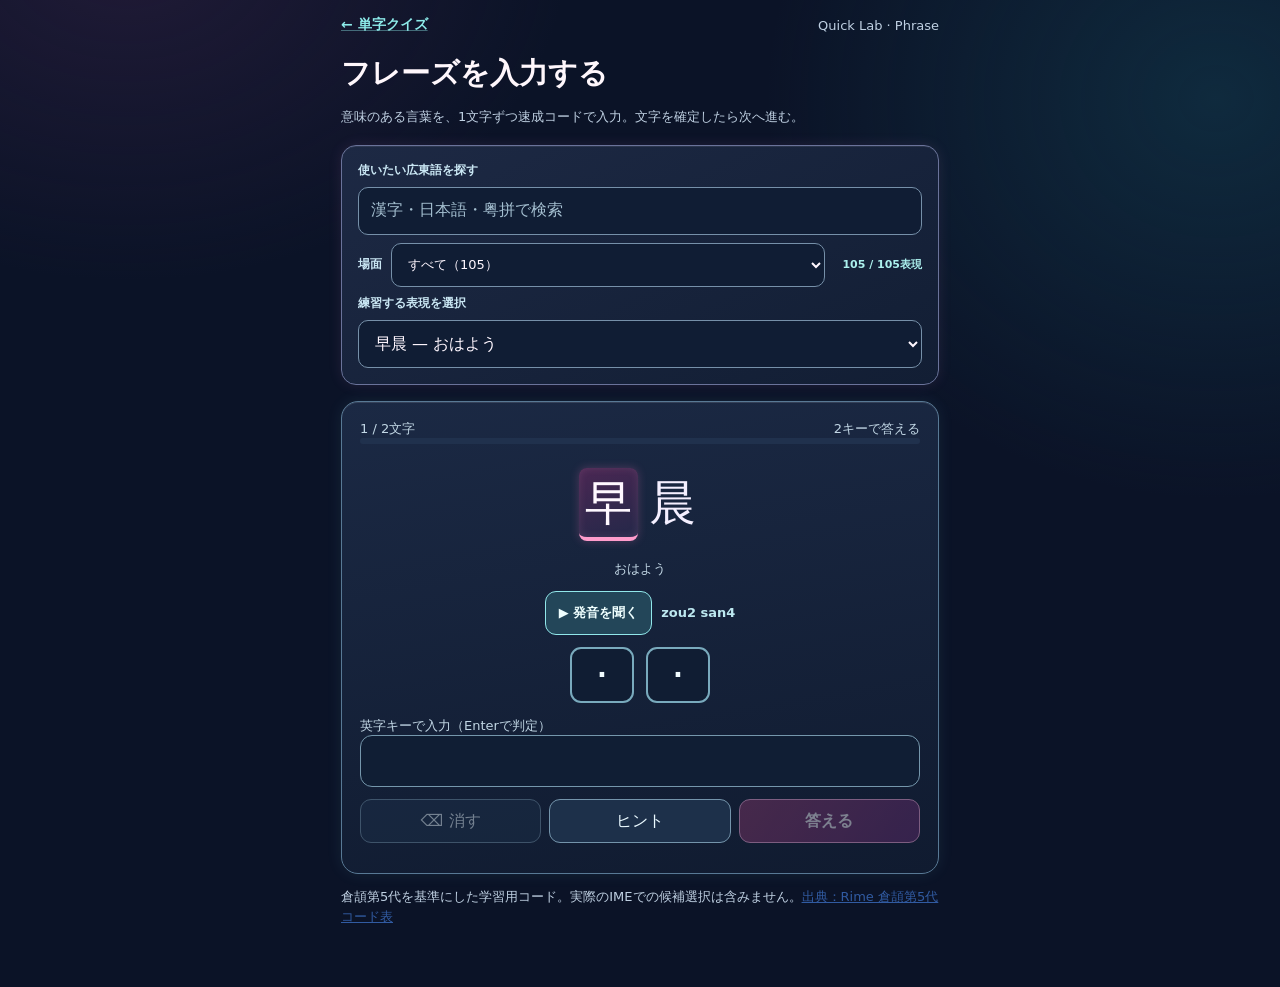
<file: quick/phrases.html>
<!doctype html><html lang="ja"><head><meta charset="utf-8"><meta name="viewport" content="width=device-width,initial-scale=1,viewport-fit=cover"><meta name="theme-color" content="#152b51"><title>フレーズ練習 | Quick Lab</title>
<style>:root{font-family:system-ui,-apple-system,"PingFang TC",sans-serif;color:#1b2a43;background:#f4f6fa}*{box-sizing:border-box}body{margin:0}main{max-width:560px;margin:auto;padding:16px 16px 64px}a{color:#315ba2}header{display:flex;align-items:center;justify-content:space-between}header a{font-size:14px}h1{font-size:23px;margin:20px 0 6px}p{line-height:1.5}.muted{color:#617087;font-size:13px}.panel{border:1px solid #dce3ed;background:#fff;border-radius:18px;padding:18px;margin-top:16px}.phrase{display:flex;justify-content:center;gap:8px;flex-wrap:wrap;margin:16px 0}.char{font-size:48px;line-height:1.4;padding:5px 8px;border-bottom:4px solid transparent;font-family:"PingFang TC","Noto Serif CJK TC",serif}.char.active{border-color:#3166ba;background:#eff4ff;border-radius:8px}.char.done{color:#447c56}.progress{height:6px;background:#e6ebf3;border-radius:9px;overflow:hidden}.progress>div{height:100%;background:#3166ba}button,select{font:inherit;border:1px solid #cbd5e1;border-radius:11px;background:white;color:#192d50;min-height:44px;padding:10px 12px}button{cursor:pointer;touch-action:manipulation}button:focus-visible,select:focus-visible,a:focus-visible{outline:3px solid #386bd0;outline-offset:3px}button.primary{background:#1e427e;color:white;border-color:#1e427e}button:disabled{opacity:.45;cursor:not-allowed}.keyboard{display:grid;grid-template-columns:repeat(5,minmax(0,1fr));gap:5px}.keyboard button{padding:8px 2px;min-height:48px;font-weight:700}.keyboard small{display:block;font-size:13px;font-weight:400;color:#65768e}.slots{display:flex;justify-content:center;gap:12px;margin:12px}.slot{min-width:64px;min-height:56px;border:2px solid #cbd5e1;border-radius:11px;display:grid;place-items:center;font-size:26px;font-weight:700}.actions{display:flex;gap:8px;margin:12px 0}.actions button{flex:1}.feedback{background:#eff4fb;border-radius:12px;padding:13px;margin:12px 0}.feedback p{margin:7px 0}.hidden{display:none!important}.desktop{display:none}#typing{width:100%;padding:12px;text-transform:uppercase;font-size:22px;text-align:center;letter-spacing:.2em;border:2px solid #cbd5e1;border-radius:12px}@media(min-width:700px){.desktop{display:block}.mobile{display:none}}@media(prefers-reduced-motion:reduce){*{scroll-behavior:auto!important}}</style><link rel="stylesheet" href="./phrase-vocab.css?v=lexicon55-01"></head><body><main>
<header><a href="./">← 単字クイズ</a><span class="muted">Quick Lab · Phrase</span></header><h1>フレーズを入力する</h1><p class="muted">意味のある言葉を、1文字ずつ速成コードで入力。文字を確定したら次へ進む。</p>
<section class="catalog-finder" aria-label="頻出表現を探す">
  <label for="phraseSearch">使いたい広東語を探す</label>
  <input id="phraseSearch" type="search" autocomplete="off" placeholder="漢字・日本語・粤拼で検索" aria-controls="choose">
  <div class="catalog-filter-row">
    <label for="phraseCategory">場面</label>
    <select id="phraseCategory" aria-label="場面で絞り込み"></select>
    <span id="filterCount" role="status" aria-live="polite">105表現</span>
  </div>
  <label for="choose">練習する表現を選択</label>
  <select id="choose" aria-label="練習する表現"></select>
</section>
<section class="panel" aria-label="フレーズ練習"><div style="display:flex;justify-content:space-between;gap:10px"><span class="muted" id="count">1 / 2文字</span><span class="muted" id="status" role="status">コードを入力</span></div><div class="progress" role="progressbar" aria-label="フレーズの進捗" aria-valuemin="0" aria-valuemax="100" aria-valuenow="0" id="progressTrack"><div id="bar" style="width:0"></div></div><div class="phrase" id="phrase" aria-label="練習中のフレーズ"></div><p class="muted" style="text-align:center" id="meaning"></p><p class="muted hidden" style="text-align:center;font-size:11px" id="phraseNote"></p>
<div class="phrase-audio"><button id="listenPhrase" type="button" aria-label="この表現を広東語で読み上げる">▶ 発音を聞く</button><span id="phraseReading" lang="yue-Latn"></span></div>
<p id="audioStatus" class="audio-status" role="status" aria-live="polite"></p>
<div class="slots" aria-label="入力コード" role="group"><div class="slot" id="slot0">·</div><div class="slot" id="slot1">·</div></div>
<div class="desktop"><label for="typing" class="muted">英字キーで入力（Enterで判定）</label><input id="typing" maxlength="2" autocomplete="off" spellcheck="false" autocapitalize="characters" inputmode="latin"></div>
<div class="mobile"><p class="muted" style="text-align:center">字根キーをタップ</p><div id="keyboard" class="keyboard"></div></div>
<div class="actions"><button id="erase">⌫ 消す</button><button id="hint">ヒント</button><button id="check" class="primary" disabled>答える</button></div><div class="feedback hidden" id="feedback" role="status" aria-live="polite"></div><button id="next" class="primary hidden" style="width:100%">次の文字 →</button></section>
<p class="muted">倉頡第5代を基準にした学習用コード。実際のIMEでの候補選択は含みません。<a href="https://github.com/rime/rime-cangjie/blob/master/cangjie5.base.dict.yaml">出典：Rime 倉頡第5代コード表</a></p>
</main><script src="./data.js?v=frequency150-v1"></script><script src="./lexicon/core.js?v=lexicon105-01"></script><script src="./lexicon/search.js?v=lexicon105-01"></script><script src="./speech.js?v=speech-replay-01"></script><script>
"use strict";
const $=id=>document.getElementById(id);
const dict=new Map((window.QUICK_DATA||[]).map(x=>[x.han,x]));
const PHRASES=window.QUICK_LEXICON_CORE||[];
if(!Array.isArray(PHRASES)||PHRASES.length===0)throw Error("Practical phrase catalog unavailable");
const ROOTS={A:"日",B:"月",C:"金",D:"木",E:"水",F:"火",G:"土",H:"竹",I:"戈",J:"十",K:"大",L:"中",M:"一",N:"弓",O:"人",P:"心",Q:"手",R:"口",S:"尸",T:"廿",U:"山",V:"女",W:"田",Y:"卜"};
const phraseParam=new URLSearchParams(window.location.search).get("phrase");
let phraseIndex=Math.max(0,PHRASES.findIndex(p=>p.text===phraseParam)),pos=0,typed="",done=false,helped=false,misses=0;
function active(){return dict.get([...PHRASES[phraseIndex].text][pos])}
function slots(){let q=active(),len=q?.code.length||2;for(let i=0;i<2;i++){let e=$("slot"+i);e.textContent=typed[i]||"·";e.classList.toggle("hidden",i>=len)}$("typing").value=typed;$("check").disabled=done||typed.length!==len;$("erase").disabled=done||!typed.length}
function render(){let p=PHRASES[phraseIndex],chars=[...p.text];$("phrase").innerHTML=chars.map((c,i)=>'<span class="char '+(i<pos?'done':i===pos?'active':'')+'" '+(i===pos?'aria-current="step"':'')+'>'+c+'</span>').join("");$("meaning").textContent=p.meaning;$("phraseReading").textContent=p.jyutping;$("listenPhrase").setAttribute("aria-label",p.text+"の広東語発音を聞く");$("phraseNote").textContent=p.note||"";$("phraseNote").classList.toggle("hidden",!p.note);$("bar").style.width=Math.round(pos/chars.length*100)+"%";$("progressTrack").setAttribute("aria-valuenow",String(Math.round(pos/chars.length*100)));$("count").textContent=pos>=chars.length?"完了":(pos+1)+" / "+chars.length+"文字";$("feedback").classList.add("hidden");$("next").classList.add("hidden");$("hint").disabled=pos>=chars.length;typed="";done=false;helped=false;$("status").textContent=pos>=chars.length?"完了":active().code.length+"キーで答える";if(pos>=chars.length){$("feedback").textContent="✓ フレーズ完成！ 間違えた回数："+misses;$("feedback").classList.remove("hidden");$("next").textContent="もう一度";$("next").classList.remove("hidden")}slots()}
function append(k){let q=active();if(!q||done||typed.length>=q.code.length)return;typed+=k;slots()}
function erase(){if(!done){typed=typed.slice(0,-1);slots()}}
function check(){let q=active();if(!q||done||typed.length!==q.code.length)return;done=true;let good=typed===q.code;if(!good)misses++;$("status").textContent=good?"正解":"復習しよう";$("feedback").innerHTML='<strong>'+(good?"✓ 正解":"正解："+q.code)+'</strong><p>'+q.han+'｜倉頡 '+q.cangjie+' → 速成 '+q.code+'</p><p>'+q.explain+'</p>';$("feedback").classList.remove("hidden");$("next").classList.remove("hidden");$("next").textContent=pos===[...PHRASES[phraseIndex].text].length-1?"フレーズを完成":"次の文字 →";$("hint").disabled=true;slots()}
function next(){if(pos>=[...PHRASES[phraseIndex].text].length){pos=0;misses=0;render();return}pos++;render()}
// Search never changes the current question: only explicitly choosing a result does.
const sceneFilter=$("phraseCategory");
for(const [id,label] of Object.entries(window.QuickLexiconSearch.categories)){
  const option=document.createElement("option");
  option.value=id;option.textContent=label+"（"+(id==="all"?PHRASES.length:PHRASES.filter(p=>p.category===id).length)+"）";
  sceneFilter.append(option);
}
function refreshPhraseOptions(){
  const query=$("phraseSearch").value;
  const category=sceneFilter.value||"all";
  const results=window.QuickLexiconSearch.filter(PHRASES,{query,category});
  const selected=PHRASES[phraseIndex];
  const options=[];
  if(!results.includes(selected)){
    const pinned=document.createElement("option");
    pinned.value=String(phraseIndex);
    pinned.textContent="練習中： "+selected.text+"（検索対象外）";
    options.push(pinned);
  }
  for(const item of results){
    const option=document.createElement("option");
    option.value=String(PHRASES.indexOf(item));
    option.textContent=item.text+" — "+item.meaning;
    options.push(option);
  }
  $("choose").replaceChildren(...options);
  $("choose").value=String(phraseIndex);
  $("filterCount").textContent=results.length+" / "+PHRASES.length+"表現";
}
function choosePhrase(index){
  if(!Number.isInteger(index)||index<0||index>=PHRASES.length)return;
  window.QuickSpeech?.stop?.();
  $("audioStatus").textContent="";
  phraseIndex=index;pos=0;misses=0;
  render();
  refreshPhraseOptions();
}
$("phraseSearch").addEventListener("input",refreshPhraseOptions);
sceneFilter.addEventListener("change",refreshPhraseOptions);
$("choose").onchange=e=>choosePhrase(Number(e.target.value));
$("listenPhrase").onclick=()=>{
  const phrase=PHRASES[phraseIndex];
  if(!window.QuickSpeech){
    $("audioStatus").textContent="読み上げ機能を読み込めませんでした";
    return;
  }
  window.QuickSpeech.play(phrase.text,({phase,voiceKnown,error})=>{
    if(phase==="requested")$("audioStatus").textContent="▶ 発音を準備中…";
    if(phase==="speaking")$("audioStatus").textContent=voiceKnown?"▶ 再生中":"▶ 再生中（香港広東語の音声か確認してください）";
    if(phase==="ended")$("audioStatus").textContent=voiceKnown?"✓ 再生完了":"音声が終わりました。端末の広東語音声設定も確認してください";
    if(phase==="unsupported")$("audioStatus").textContent="この端末では読み上げに対応していません";
    if(phase==="error")$("audioStatus").textContent="再生できませんでした（"+(error||"不明")+"）";
  });
};
refreshPhraseOptions();
$("keyboard").innerHTML=Object.entries(ROOTS).map(([k,v])=>'<button type="button" data-key="'+k+'" aria-label="'+k+' '+v+'">'+k+'<small>'+v+'</small></button>').join("");
$("keyboard").addEventListener("click",e=>{let b=e.target.closest("[data-key]");if(b)append(b.dataset.key)});
$("erase").onclick=erase;$("check").onclick=check;$("next").onclick=next;
$("hint").onclick=()=>{let q=active();if(!q)return;helped=true;$("feedback").textContent="ヒント：最初の字根は "+q.code[0]+"（"+ROOTS[q.code[0]]+"）";$("feedback").classList.remove("hidden")};
$("typing").addEventListener("input",e=>{let q=active();if(q&&!done){typed=e.target.value.toUpperCase().replace(/[^A-Z]/g,"").slice(0,q.code.length);slots()}});
document.addEventListener("keydown",e=>{if(e.target===$("typing")){if(e.key==="Enter"){e.preventDefault();done?next():check()}return}if(e.target&&["INPUT","TEXTAREA","SELECT"].includes(e.target.tagName))return;if(e.altKey||e.metaKey||e.ctrlKey||["BUTTON","A"].includes(e.target?.tagName))return;if(e.key==="Enter"){done?next():check()}else if(e.key==="Backspace")erase();else if(/^[a-z]$/i.test(e.key))append(e.key.toUpperCase())});
for(const p of PHRASES)for(const c of [...p.text])if(!dict.has(c))throw Error("Unknown phrase character: "+c);
render();
</script></body></html>
</file>
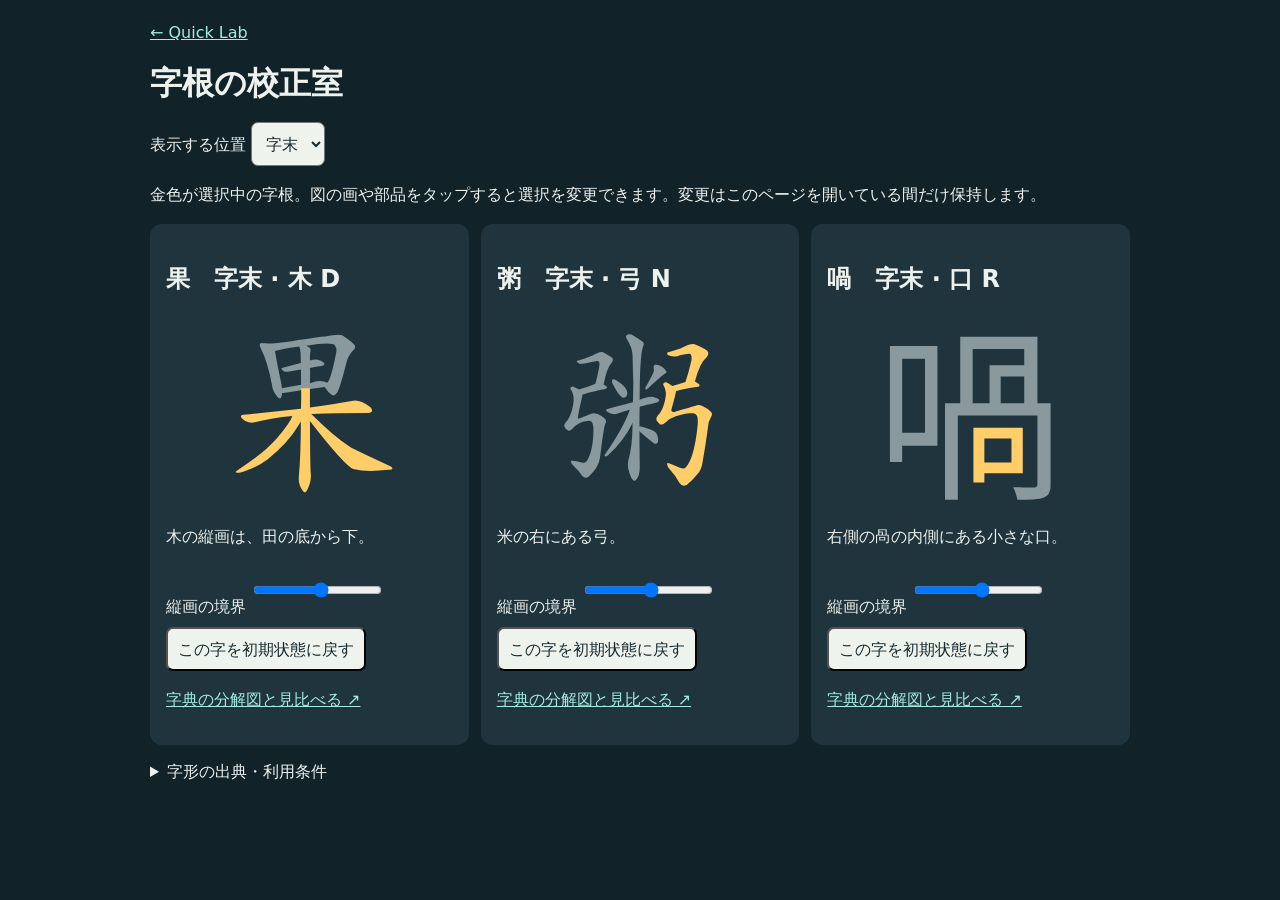
<file: quick/root-review.html>
<!doctype html><html lang="ja"><meta charset="utf-8"><meta name="viewport" content="width=device-width,initial-scale=1"><title>字根の校正室 | Quick Lab</title>
<style>*{box-sizing:border-box}body{margin:0;background:#112229;color:#edf2ee;font:16px/1.6 system-ui,sans-serif}main{max-width:1020px;margin:auto;padding:20px}a{color:#a2ece0}h1{margin:.4em 0}section{background:#20343d;padding:16px;border-radius:12px}article{display:grid;grid-template-columns:repeat(auto-fit,minmax(min(250px,100%),1fr));gap:12px}svg{width:min(100%,190px);display:block;margin:auto}button,select,input{font:inherit;min-height:44px}button,select{border-radius:7px;padding:4px 10px;background:#eef3ed;color:#172b31}label{display:block;margin:8px 0}small{display:block}details{margin:14px 0}pre{white-space:pre-wrap}path{cursor:pointer}path:focus-visible{stroke:white;stroke-width:8}</style>
<main><a href="./">← Quick Lab</a><h1>字根の校正室</h1><label>表示する位置 <select id="side"><option value="1">字末</option><option value="0">字首</option></select></label><p>金色が選択中の字根。図の画や部品をタップすると選択を変更できます。変更はこのページを開いている間だけ保持します。</p><article id="cards"></article>
<template id="card"><section><h2></h2><svg viewBox="0 0 1024 1024" role="group"><g transform="translate(0 900) scale(1 -1)"></g></svg><p class="hint"></p><label hidden>縦画の境界 <input type="range" min="485" max="555" value="522"></label><button type="button">この字を初期状態に戻す</button><p><a target="_blank" rel="noopener">字典の分解図と見比べる ↗</a></p></section></template>
<details><summary>字形の出典・利用条件</summary><p>果・粥の筆画は <a href="https://github.com/skishore/makemeahanzi">Make Me a Hanzi</a>（<a href="./ARPHICPL.TXT">Arphic Public License</a>）。喎の輪郭は Noto Sans CJK HK から抽出。</p><pre>Copyright: 2010-2012, Google Corporation
 GPL-3+

License: SIL-1.1
 -----------------------------------------------------------
 SIL OPEN FONT LICENSE Version 1.1 - 26 February 2007
 -----------------------------------------------------------
 .
 PREAMBLE
 .
 The goals of the Open Font License (OFL) are to stimulate worldwide
 development of collaborative font projects, to support the font
 creation efforts of academic and linguistic communities, and to provide
 a free and open framework in which fonts may be shared and improved in
 partnership with others.
 .
 The OFL allows the licensed fonts to be used, studied, modified and
 redistributed freely as long as they are not sold by themselves. The
 fonts, including any derivative works, can be bundled, embedded,
 redistributed and/or sold with any software provided that any reserved
 names are not used by derivative works. The fonts and derivatives,
 however, cannot be released under any other type of license. The
 requirement for fonts to remain under this license does not apply to
 any document created using the fonts or their derivatives.
 .
 DEFINITIONS
 .
 &quot;Font Software&quot; refers to the set of files released by the Copyright
 Holder(s) under this license and clearly marked as such. This may
 include source files, build scripts and documentation.
 .
 &quot;Reserved Font Name&quot; refers to any names specified as such after the
 copyright statement(s).
 .
 &quot;Original Version&quot; refers to the collection of Font Software components
 as distributed by the Copyright Holder(s).
 .
 &quot;Modified Version&quot; refers to any derivative made by adding to,
 deleting, or substituting -- in part or in whole -- any of the
 components of the Original Version, by changing formats or by porting
 the Font Software to a new environment.
 .
 &quot;Author&quot; refers to any designer, engineer, programmer, technical writer
 or other person who contributed to the Font Software.
 .
 PERMISSION &amp; CONDITIONS
 .
 Permission is hereby granted, free of charge, to any person obtaining a
 copy of the Font Software, to use, study, copy, merge, embed, modify,
 redistribute, and sell modified and unmodified copies of the Font
 Software, subject to the following conditions:
 .
 1) Neither the Font Software nor any of its individual components, in
 Original or Modified Versions, may be sold by itself.
 .
 2) Original or Modified Versions of the Font Software may be bundled,
 redistributed and/or sold with any software, provided that each copy
 contains the above copyright notice and this license. These can be
 included either as stand-alone text files, human-readable headers or
 in the appropriate machine-readable metadata fields within text or
 binary files as long as those fields can be easily viewed by the user.
 .
 3) No Modified Version of the Font Software may use the Reserved Font
 Name(s) unless explicit written permission is granted by the
 corresponding Copyright Holder. This restriction only applies to the
 primary font name as presented to the users.
 .
 4) The name(s) of the Copyright Holder(s) or the Author(s) of the Font
 Software shall not be used to promote, endorse or advertise any
 Modified Version, except to acknowledge the contribution(s) of the
 Copyright Holder(s) and the Author(s) or with their explicit written
 permission.
 .
 5) The Font Software, modified or unmodified, in part or in whole, must
 be distributed entirely under this license, and must not be distributed
 under any other license. The requirement for fonts to remain under this
 license does not apply to any document created using the Font Software.
 .
 TERMINATION
 .
 This license becomes null and void if any of the above conditions are
 not met.
 .
 DISCLAIMER
 .
 THE FONT SOFTWARE IS PROVIDED &quot;AS IS&quot;, WITHOUT WARRANTY OF ANY KIND,
 EXPRESS OR IMPLIED, INCLUDING BUT NOT LIMITED TO ANY WARRANTIES OF
 MERCHANTABILITY, FITNESS FOR A PARTICULAR PURPOSE AND NONINFRINGEMENT
 OF COPYRIGHT, PATENT, TRADEMARK, OR OTHER RIGHT. IN NO EVENT SHALL THE
 COPYRIGHT HOLDER BE LIABLE FOR ANY CLAIM, DAMAGES OR OTHER LIABILITY,
 INCLUDING ANY GENERAL, SPECIAL, INDIRECT, INCIDENTAL, OR CONSEQUENTIAL
 DAMAGES, WHETHER IN AN ACTION OF CONTRACT, TORT OR OTHERWISE, ARISING
 FROM, OUT OF THE USE OR INABILITY TO USE THE FONT SOFTWARE OR FROM
 OTHER DEALINGS IN THE FONT SOFTWARE.

License: GPL-3+
 This program is free software: you can redistribute it and/or modify
 it under the terms of the GNU General Public License as published by
 the Free Software Foundation, either version 3 of the License, or
 (at your option) any later version.
 .
 This program is distributed in the hope that it will be useful,
 but WITHOUT ANY WARRANTY; without even the implied warranty of
 MERCHANTABILITY or FITNESS FOR A PARTICULAR PURPOSE.  See the
 GNU General Public License for more details.
 .
 On Debian systems, the complete text of the GNU General
 Public License version 3 can be found in &quot;/usr/share/common-licenses/GPL-3&quot;.
</pre></details></main>
<script>
const outlines= {"粥": ["M 316 541 Q 332 629 357 656 Q 376 680 355 691 Q 337 701 313 715 Q 298 724 257 698 Q 203 677 180 671 Q 170 670 171 665 Q 172 661 185 654 Q 195 650 274 667 Q 287 671 290 665 Q 297 659 290 625 Q 283 588 272 545 C 265 516 310 512 316 541 Z", "M 202 488 Q 206 488 213 490 Q 247 502 325 517 Q 334 518 334 527 Q 334 533 316 541 L 272 545 Q 268 545 265 543 Q 219 524 183 514 C 154 506 172 485 202 488 Z", "M 226 345 Q 244 348 252 339 Q 262 326 261 291 Q 260 224 246 176 Q 234 139 223 126 Q 216 116 192 123 Q 170 127 151 130 Q 136 134 139 125 Q 142 113 155 102 Q 183 75 200 50 Q 216 31 235 44 Q 289 95 295 141 Q 295 144 296 146 Q 318 320 325 330 Q 334 346 324 356 Q 311 371 283 382 Q 261 391 247 383 Q 234 379 188 360 Q 181 357 178 359 Q 174 363 199 470 Q 202 480 202 488 C 205 502 205 502 183 514 Q 174 520 161 526 Q 149 535 141 528 Q 132 522 142 510 Q 161 479 151 429 Q 138 363 111 337 Q 101 324 105 313 Q 112 301 122 295 Q 132 288 148 303 Q 178 340 226 345 Z", "M 368 539 Q 395 485 418 471 Q 428 467 436 474 Q 443 481 444 494 Q 444 527 384 564 Q 374 571 366 570 Q 362 570 361 561 Q 360 552 368 539 Z", "M 584 606 Q 571 575 542 527 Q 538 520 543 515 Q 550 515 555 520 Q 615 577 645 599 Q 658 605 654 613 Q 647 625 630 637 Q 612 650 594 648 Q 584 647 586 631 Q 590 621 584 606 Z", "M 510 421 Q 517 424 601 444 Q 610 444 616 455 Q 616 464 596 470 Q 572 485 510 459 L 474 446 Q 437 436 341 411 Q 319 407 337 394 Q 368 376 388 384 Q 418 396 457 406 L 510 421 Z", "M 509 315 Q 509 364 510 421 L 510 459 Q 510 678 527 742 Q 534 755 532 767 Q 526 776 477 805 Q 456 820 438 806 Q 434 802 440 788 Q 471 742 472 697 Q 473 630 476 552 Q 475 500 474 446 L 472 334 Q 472 213 449 132 Q 440 95 463 43 Q 469 28 476 25 Q 482 19 488 26 Q 495 30 504 49 Q 511 71 511 98 Q 510 126 509 290 L 509 315 Z", "M 457 406 Q 424 310 322 163 Q 318 154 328 154 Q 332 153 341 161 Q 426 240 472 334 C 520 430 467 434 457 406 Z", "M 509 290 Q 584 223 595 222 L 597 222 Q 606 222 609 233 Q 613 243 606 267 Q 602 283 576 296 Q 521 318 509 315 C 483 313 487 310 509 290 Z", "M 808 558 Q 833 657 872 690 Q 888 708 873 725 Q 857 737 806 758 Q 788 765 730 736 Q 700 726 670 717 Q 655 714 658 706 Q 661 699 678 695 Q 702 688 732 701 Q 780 710 783 707 Q 793 697 790 675 Q 775 608 757 555 C 748 527 800 529 808 558 Z", "M 706 507 Q 709 507 713 508 Q 747 518 824 529 Q 833 530 833 538 Q 833 545 808 558 C 792 566 786 564 757 555 Q 717 542 686 533 C 657 525 676 504 706 507 Z", "M 788 386 Q 807 387 815 379 Q 827 366 823 326 Q 805 143 758 94 Q 751 85 727 93 Q 696 106 672 116 Q 656 123 658 112 Q 659 99 672 85 Q 706 48 724 12 Q 740 -13 765 1 Q 796 26 822 59 Q 844 80 851 133 Q 864 205 879 316 Q 880 341 895 366 Q 905 384 895 393 Q 882 411 851 425 Q 827 435 812 427 Q 787 420 701 395 Q 688 392 683 397 Q 679 400 682 410 Q 706 495 706 507 C 708 518 708 518 686 533 Q 679 540 663 548 Q 651 558 642 551 Q 632 545 642 531 Q 658 503 647 457 Q 634 399 609 376 Q 596 361 601 349 Q 608 336 619 328 Q 629 321 648 336 Q 675 361 705 370 Q 760 388 788 386 Z"], "果": ["M 275 763 Q 271 764 266 764 Q 253 768 249 762 Q 242 755 252 737 Q 289 664 312 541 Q 316 504 338 480 Q 357 456 363 474 Q 366 484 367 496 L 366 521 Q 365 537 361 555 Q 334 684 329 722 C 325 752 305 759 275 763 Z", "M 597 528 Q 618 494 636 485 Q 648 476 664 499 Q 680 524 716 668 Q 726 702 753 729 Q 768 742 755 757 Q 739 776 693 806 Q 674 815 599 800 Q 572 799 419 775 Q 314 760 275 763 C 245 764 300 714 329 722 Q 381 737 459 746 L 498 751 Q 633 772 650 754 Q 663 738 660 721 Q 630 565 610 551 C 596 529 596 529 597 528 Z", "M 517 631 Q 550 637 579 641 Q 601 645 593 657 Q 583 670 559 675 Q 543 678 517 671 L 468 658 Q 416 645 371 632 Q 355 628 374 615 Q 384 608 405 611 Q 438 618 469 622 L 517 631 Z", "M 517 517 Q 559 524 597 528 C 627 531 636 537 610 551 Q 577 572 517 549 L 469 540 Q 414 530 366 521 C 337 515 337 495 367 496 Q 374 496 384 497 Q 429 504 470 510 L 517 517 Z", "M 524 382 Q 581 388 825 388 Q 846 388 850 396 Q 856 408 840 422 Q 786 461 750 454 Q 660 438 517 417 L 469 411 Q 322 395 157 378 Q 136 377 151 359 Q 164 346 183 339 Q 204 333 220 338 Q 314 362 422 372 L 524 382 Z", "M 517 417 Q 517 466 517 517 L 517 549 Q 518 583 518 616 Q 517 623 517 631 L 517 671 Q 517 714 520 722 Q 523 734 514 741 Q 508 745 498 751 C 474 769 451 775 459 746 Q 466 733 467 709 Q 467 684 468 658 L 469 622 Q 469 582 469 540 L 470 510 Q 470 461 469 411 L 468 341 Q 468 164 457 42 Q 454 0 479 -33 Q 492 -48 501 -30 Q 528 22 521 67 Q 518 113 517 345 L 517 417 Z", "M 422 372 Q 416 353 398 327 Q 344 249 283 196 Q 232 150 127 80 Q 108 67 125 66 Q 137 63 178 80 Q 236 99 288 138 Q 399 225 454 319 Q 461 332 468 341 C 496 382 446 433 422 372 Z", "M 517 345 Q 704 104 751 86 Q 823 68 938 82 Q 959 83 961 88 Q 964 95 947 103 Q 755 191 732 206 Q 648 260 527 380 Q 524 381 524 382 C 502 402 486 385 517 345 Z"], "喎": ["M75 749V124H141V212H331V749Z M141 681H264V282H141Z", "M454 799V440H372V-80H441V375H870V4C870 -8 866 -12 852 -13C838 -14 792 -14 740 -12C749 -31 759 -59 762 -79C832 -79 877 -78 906 -67C933 -56 941 -35 941 4V440H870V799Z M612 645V440H521V733H799V645Z M799 440H672V585H799Z", "M525 309V14H584V63H791V309Z M584 250H730V121H584Z"]};
const models={
 果:{keys:["田 W","木 D"],selected:[[1,2,3,4,9],[5,6,7,8]],hints:["田の中を通る縦画は、田の底まで。","木の縦画は、田の底から下。"]},
 粥:{keys:["弓 N","弓 N"],selected:[[1,2,3],[10,11,12]],hints:["米の左にある弓。","米の右にある弓。"]},
 喎:{keys:["口 R","口 R"],selected:[[1],[3]],hints:["左側の大きな口。","右側の咼の内側にある小さな口。"]}
};
const ns="http://www.w3.org/2000/svg";
function svgNode(tag,attrs){
 const node=document.createElementNS(ns,tag);
 for(const [key,value] of Object.entries(attrs))node.setAttribute(key,value);
 return node;
}
function mount(char,model){
 const card=document.querySelector("#card").content.firstElementChild.cloneNode(true);
 document.querySelector("#cards").append(card);
 const svg=card.querySelector("svg"), group=svg.querySelector("g"),slider=card.querySelector("input");
 const reset=()=>model.selected.map(list=>new Set(list));
 let selections=reset();
 card.querySelector("a").href="https://www.hkcards.com/cj/cj-char-"+encodeURIComponent(char)+".html";
 slider.parentElement.hidden=char!=="果";
 function draw(){
  const side=Number(document.querySelector("#side").value), position=side?"字末":"字首";
  card.querySelector("h2").textContent=char+"　"+position+" · "+model.keys[side];
  card.querySelector(".hint").textContent=model.hints[side];
  svg.setAttribute("aria-label",char+"の"+position+"を校正");group.replaceChildren();
  function part(index,d,clip){
   const selected=selections[side],path=svgNode("path",{d,fill:selected.has(index)?"#ffce69":"#89999e",role:"button",tabindex:0,"aria-label":char==="果"&&(index===6||index===9)?(index===6?"縦画の下":"縦画の上"):(char==="喎"?"部品":"画")+index,"aria-pressed":selected.has(index)});
   if(clip)path.setAttribute("clip-path","url(#"+clip+")");
   function toggle(){if(selected.has(index))selected.delete(index);else selected.add(index);path.setAttribute("fill",selected.has(index)?"#ffce69":"#89999e");path.setAttribute("aria-pressed",selected.has(index))}
   path.onclick=toggle;path.onkeydown=e=>{if(e.key==="Enter"||e.key===" "){e.preventDefault();toggle()}};
   group.append(path);
  }
  outlines[char].forEach((d,i)=>{
   if(char==="果"&&i===5){
    const y=Number(slider.value);
    for(const [id,top,height,num] of [["upper",y,1024-y,9],["lower",-124,y+124,6]]){
     const clip=svgNode("clipPath",{id});clip.append(svgNode("rect",{x:0,y:top,width:1024,height}));group.append(clip);part(num,d,id);
    }
   }else part(i+1,d);
  });
 }
 card.querySelector("button").onclick=()=>{selections=reset();slider.value=522;draw()};
 slider.oninput=draw;document.querySelector("#side").addEventListener("change",draw);draw();
}
for(const [char,model] of Object.entries(models))mount(char,model);
</script></html>
</file>
<file: styles.css>
:root {
  --bg: #f6f3ec;
  --surface: #fffdf8;
  --surface-strong: #ffffff;
  --surface-2: #eee9df;
  --ink: #20201e;
  --muted: #747068;
  --line: #d9d4ca;
  --line-strong: #aaa49a;
  --accent: #2d5d50;
  --accent-soft: #dfeae6;
  --warm: #8c4d31;
  --warm-soft: #f2e6df;
  --radius: 22px;
  --shadow: 0 18px 45px rgba(48, 43, 34, .08);
  --content: 840px;
}

* { box-sizing: border-box; }
html { scroll-behavior: smooth; }
body {
  margin: 0;
  min-height: 100vh;
  background: var(--bg);
  color: var(--ink);
  font-family: Inter, "Noto Sans JP", "Hiragino Sans", "Yu Gothic", system-ui, -apple-system, sans-serif;
  -webkit-font-smoothing: antialiased;
}
button, input { font: inherit; }
button { color: inherit; }
a { color: inherit; }
button:focus-visible, a:focus-visible { outline: 3px solid rgba(45, 93, 80, .28); outline-offset: 3px; }

.app-shell { min-height: 100vh; display: flex; flex-direction: column; }
.site-header {
  width: min(100% - 32px, 1120px);
  margin: 0 auto;
  height: 74px;
  display: flex;
  align-items: center;
  justify-content: space-between;
}
.brand {
  border: 0;
  background: transparent;
  padding: 8px 0;
  display: inline-flex;
  gap: 10px;
  align-items: center;
  font-weight: 750;
  letter-spacing: -.02em;
  cursor: pointer;
}
.brand-mark {
  display: grid;
  place-items: center;
  width: 30px;
  height: 30px;
  border-radius: 9px;
  background: var(--ink);
  color: var(--bg);
  font-family: ui-monospace, SFMono-Regular, Menlo, monospace;
  font-weight: 900;
}
.header-actions { display: flex; gap: 8px; }
.ghost-button, .secondary-button, .primary-button, .quiet-button, .text-button {
  border-radius: 999px;
  min-height: 44px;
  padding: 0 18px;
  border: 1px solid var(--line);
  background: transparent;
  cursor: pointer;
  transition: transform .15s ease, background .15s ease, border-color .15s ease, box-shadow .15s ease;
}
.ghost-button:hover, .secondary-button:hover, .quiet-button:hover { background: rgba(255,255,255,.62); border-color: var(--line-strong); }
.primary-button {
  background: var(--ink);
  color: #fff;
  border-color: var(--ink);
  font-weight: 750;
}
.primary-button:hover { transform: translateY(-1px); box-shadow: 0 7px 18px rgba(32,32,30,.13); }
.primary-button:disabled { opacity: .42; cursor: not-allowed; transform: none; }
.quiet-button { min-height: 38px; padding: 0 14px; font-size: .88rem; }
.text-button { min-height: 36px; padding: 0; border: 0; color: var(--muted); font-size: .84rem; text-decoration: underline; text-decoration-color: transparent; text-underline-offset: 4px; }
.text-button:hover { color: var(--ink); text-decoration-color: currentColor; }

.step-progress { position: sticky; top: 0; z-index: 20; height: 3px; background: rgba(32,32,30,.08); }
.step-progress-bar { height: 100%; width: 0; background: var(--accent); transition: width .3s ease; }

main { width: min(100% - 32px, var(--content)); margin: 0 auto; flex: 1; }
.home { padding: 58px 0 92px; }
.home-kicker-row, .section-label-row, .lesson-head-top, .step-toolbar, .chunk-tool-row {
  display: flex;
  align-items: center;
  justify-content: space-between;
  gap: 16px;
}
.eyebrow {
  margin: 0 0 10px;
  color: var(--muted);
  font-size: .78rem;
  font-weight: 800;
  letter-spacing: .12em;
  text-transform: uppercase;
}
.home h1, .lesson-title, .archive-head h1 {
  margin: 0;
  font-family: Georgia, "Times New Roman", serif;
  font-weight: 500;
  letter-spacing: -.035em;
  line-height: 1.04;
}
.home h1 { font-size: clamp(2.65rem, 8vw, 5.6rem); max-width: 760px; }
.lead { color: var(--muted); font-size: clamp(1rem, 2.5vw, 1.18rem); line-height: 1.9; max-width: 650px; margin: 22px 0 42px; }

.action-surface {
  cursor: pointer;
  transition: transform .16s ease, border-color .16s ease, box-shadow .16s ease, background .16s ease;
}
.action-surface:hover { transform: translateY(-2px); border-color: var(--line-strong); box-shadow: var(--shadow); }
.action-surface:active { transform: translateY(0); }

.next-card {
  width: 100%;
  display: block;
  text-align: left;
  border: 1px solid var(--line);
  border-radius: calc(var(--radius) + 6px);
  padding: clamp(24px, 5vw, 42px);
  background: var(--surface);
  color: var(--ink);
  box-shadow: var(--shadow);
}
.next-card-top, .next-card-body, .lesson-facts { display: flex; }
.next-card-top { align-items: center; justify-content: space-between; gap: 12px; }
.sequence-number { color: var(--muted); font-size: .83rem; font-weight: 850; letter-spacing: .1em; }
.next-state { padding: 7px 10px; border-radius: 999px; background: var(--accent-soft); color: var(--accent); font-size: .7rem; font-weight: 900; letter-spacing: .1em; }
.next-card-body { align-items: center; justify-content: space-between; gap: 24px; margin-top: 15px; }
.next-card-copy { min-width: 0; display: grid; gap: 10px; }
.next-card-title { font-family: Georgia, serif; font-size: clamp(1.9rem, 5vw, 3rem); font-weight: 500; letter-spacing: -.03em; line-height: 1.1; }
.scene-copy { color: var(--muted); line-height: 1.75; }
.lesson-facts { flex-wrap: wrap; gap: 8px 14px; color: var(--muted); font-size: .82rem; }
.lesson-facts span + span::before { content: "·"; margin-right: 14px; }
.surface-arrow { flex: 0 0 auto; display: grid; place-items: center; width: 50px; height: 50px; border-radius: 50%; border: 1px solid var(--line); font-size: 1.35rem; transition: transform .16s ease, background .16s ease; }
.action-surface:hover .surface-arrow { transform: translateX(3px); background: var(--surface-2); }
.resume-note { display: block; margin-top: 22px; padding-top: 16px; border-top: 1px solid var(--line); color: var(--accent); font-size: .84rem; font-weight: 750; }

.sequence-section { margin-top: 34px; padding-top: 26px; border-top: 1px solid var(--line); }
.micro-copy { margin: 0; color: var(--muted); font-size: .82rem; }
.progress-count { color: var(--muted); font-size: .82rem; font-variant-numeric: tabular-nums; }
.sequence-rail { display: flex; gap: 8px; overflow-x: auto; padding: 13px 1px 6px; scrollbar-width: thin; scrollbar-color: var(--line) transparent; }
.sequence-item {
  flex: 0 0 78px;
  min-height: 62px;
  display: grid;
  place-items: center;
  gap: 2px;
  border: 1px solid var(--line);
  border-radius: 15px;
  background: rgba(255,255,255,.32);
  cursor: pointer;
  transition: .15s ease;
}
.sequence-item:hover { background: var(--surface); border-color: var(--line-strong); transform: translateY(-1px); }
.sequence-item.is-active { background: var(--ink); color: #fff; border-color: var(--ink); }
.sequence-item.is-done:not(.is-active) { background: var(--accent-soft); border-color: transparent; color: var(--accent); }
.sequence-item-number { font-size: .88rem; font-weight: 850; font-variant-numeric: tabular-nums; }
.sequence-item-state { min-height: 14px; font-size: .62rem; font-weight: 900; letter-spacing: .08em; }

.home-section { margin-top: 50px; }
.home-section-head { display: flex; justify-content: space-between; align-items: end; gap: 16px; margin-bottom: 14px; }
.home-section h3 { margin: 0; font-size: 1.05rem; }
.home-section p { margin: 4px 0 0; color: var(--muted); font-size: .88rem; }
.mini-review {
  width: 100%;
  border: 1px solid var(--line);
  border-radius: 18px;
  padding: 22px;
  background: transparent;
  display: flex;
  align-items: center;
  justify-content: space-between;
  gap: 20px;
  text-align: left;
}
.mini-review-copy { min-width: 0; }
.mini-review small { color: var(--muted); font-weight: 800; letter-spacing: .08em; }
.mini-review strong { display: block; margin-top: 6px; font-size: 1rem; line-height: 1.65; }

.lesson { padding: 32px 0 100px; }
.lesson-head { margin: 0 0 34px; }
.lesson-head-top { margin-bottom: 13px; }
.lesson-number-button, .lesson-switch-button {
  border: 1px solid var(--line);
  background: rgba(255,255,255,.35);
  border-radius: 999px;
  min-height: 38px;
  padding: 0 13px;
  cursor: pointer;
  color: var(--muted);
  font-size: .78rem;
  font-weight: 850;
  letter-spacing: .07em;
}
.lesson-number-button:hover, .lesson-switch-button:hover { background: var(--surface); border-color: var(--line-strong); color: var(--ink); }
.lesson-switcher { display: flex; gap: 6px; }
.lesson-switch-placeholder { width: 44px; }
.lesson-title { font-size: clamp(2.25rem, 7vw, 4.5rem); margin: 0 0 14px; }
.lesson-meta { display: flex; gap: 8px; flex-wrap: wrap; align-items: center; color: var(--muted); font-size: .84rem; }
.meta-dot::before { content: "·"; margin-right: 8px; }

.step-rail { display: flex; gap: 6px; overflow-x: auto; margin-top: 26px; padding-bottom: 5px; scrollbar-width: none; }
.step-rail::-webkit-scrollbar { display: none; }
.step-chip {
  flex: 0 0 auto;
  min-height: 38px;
  border: 1px solid var(--line);
  border-radius: 999px;
  background: transparent;
  padding: 0 13px;
  cursor: pointer;
  color: var(--muted);
  font-size: .76rem;
  font-weight: 750;
  transition: .15s ease;
}
.step-chip span { margin-right: 7px; opacity: .65; }
.step-chip:hover { background: var(--surface); color: var(--ink); }
.step-chip.is-active { background: var(--ink); border-color: var(--ink); color: #fff; }
.step-chip.is-past:not(.is-active) { color: var(--accent); border-color: rgba(45,93,80,.25); background: rgba(223,234,230,.55); }

.step-label { color: var(--accent); font-weight: 850; font-size: .78rem; letter-spacing: .13em; text-transform: uppercase; margin: 0 0 14px; }
.step-title { margin: 0 0 12px; font-size: clamp(1.45rem, 4vw, 2.2rem); letter-spacing: -.025em; }
.step-intro { margin: 0 0 28px; color: var(--muted); line-height: 1.85; }
.practice-card {
  width: 100%;
  background: var(--surface);
  color: var(--ink);
  border: 1px solid var(--line);
  border-radius: var(--radius);
  padding: clamp(22px, 5vw, 34px);
}
button.practice-card { text-align: left; }
.scene-card { position: relative; display: block; }
.scene-card.is-ready { border-color: rgba(45,93,80,.45); background: linear-gradient(180deg, var(--surface), #f7fbf9); }
.scene-ready-mark { display: inline-flex; margin-bottom: 16px; color: var(--accent); font-size: .67rem; font-weight: 900; letter-spacing: .1em; }
.announcement {
  display: block;
  padding: 22px 0;
  border-top: 1px solid var(--line);
  border-bottom: 1px solid var(--line);
  font-size: clamp(1.05rem, 3vw, 1.25rem);
  line-height: 1.8;
  font-weight: 650;
}
.scene-eyebrow { display: block; margin-top: 27px; }
.scene-en { display: block; font-size: 1.13rem; line-height: 1.8; }
.scene-ja { display: block; color: var(--muted); line-height: 1.8; margin-top: 6px; }
.emotion-arc { display: flex; gap: 10px; align-items: center; flex-wrap: wrap; margin-top: 25px; }
.emotion-chip { background: var(--accent-soft); color: var(--accent); padding: 9px 12px; border-radius: 999px; font-size: .82rem; font-weight: 750; }
.emotion-arrow { color: var(--muted); }

.passage { font-family: Georgia, "Times New Roman", serif; font-size: clamp(1.35rem, 4vw, 1.9rem); line-height: 1.75; letter-spacing: -.015em; }
.read-passage { padding: 12px; }
.read-sentence {
  width: 100%;
  display: grid;
  grid-template-columns: 42px 1fr;
  gap: 12px;
  align-items: start;
  text-align: left;
  border: 0;
  border-bottom: 1px solid var(--line);
  background: transparent;
  padding: 18px 14px;
  cursor: pointer;
  font-family: Georgia, "Times New Roman", serif;
  font-size: clamp(1.25rem, 3.5vw, 1.65rem);
  line-height: 1.7;
  border-radius: 13px;
  transition: background .15s ease;
}
.read-sentence:last-child { border-bottom: 0; }
.read-sentence:hover { background: rgba(255,255,255,.55); }
.read-sentence.is-read { color: #56534d; background: rgba(223,234,230,.42); }
.read-check { font-family: Inter, sans-serif; font-size: .7rem; font-weight: 850; color: var(--muted); padding-top: .58rem; }
.read-sentence.is-read .read-check { color: var(--accent); }

.chunk-editor { display: grid; gap: 18px; }
.chunk-sentence {
  background: #fff;
  border: 1px solid var(--line);
  border-radius: 16px;
  padding: 18px;
  line-height: 2.55;
  font-family: Georgia, serif;
  font-size: clamp(1.15rem, 3.5vw, 1.45rem);
}
.word { white-space: nowrap; }
.gap-button {
  width: 24px;
  height: 34px;
  margin: 0 1px;
  padding: 0;
  vertical-align: middle;
  border: 0;
  border-radius: 7px;
  background: transparent;
  cursor: pointer;
  position: relative;
  color: transparent;
}
.gap-button span { opacity: 0; color: var(--warm); font-size: 1.35rem; font-weight: 900; }
.gap-button::after { content: ""; position: absolute; left: 50%; top: 6px; bottom: 6px; width: 1px; background: transparent; transition: .15s ease; }
.gap-button:hover { background: var(--warm-soft); }
.gap-button:hover::after { background: rgba(140,77,49,.35); }
.gap-button.is-active { background: var(--warm-soft); }
.gap-button.is-active span { opacity: 1; }
.gap-button.is-active::after { display: none; }
.chunk-tool-row { margin-top: 17px; }
.chunk-hint { color: var(--muted); font-size: .85rem; margin: 0; }
.compare-list { display: grid; gap: 16px; margin-top: 24px; }
.compare-item { border-top: 1px solid var(--line); padding-top: 16px; }
.compare-label { color: var(--muted); font-size: .72rem; font-weight: 850; letter-spacing: .08em; text-transform: uppercase; margin-bottom: 7px; }
.compare-model-label { margin-top: 12px; }
.compare-text { font-family: Georgia, serif; font-size: 1.08rem; line-height: 1.8; }
.compare-model { color: var(--accent); }

.toolbar-label { margin: 0; }
.chunk-cards { display: grid; gap: 10px; }
.chunk-card {
  position: relative;
  width: 100%;
  display: grid;
  grid-template-columns: 1fr auto;
  text-align: left;
  border: 1px solid var(--line);
  border-radius: 16px;
  background: #fff;
  overflow: hidden;
  padding: 0;
  cursor: pointer;
  transition: .15s ease;
}
.chunk-card:hover { border-color: var(--line-strong); transform: translateY(-1px); }
.chunk-card.is-revealed { border-color: rgba(45,93,80,.35); }
.chunk-en { padding: 17px 18px; font-family: Georgia, serif; font-size: 1.15rem; line-height: 1.6; }
.chunk-reveal-hint { align-self: center; padding: 0 18px; color: var(--muted); font-size: 1.1rem; }
.chunk-ja { grid-column: 1 / -1; padding: 13px 18px 15px; border-top: 1px dashed var(--line); color: var(--muted); line-height: 1.6; background: #faf8f3; }
.chunk-ja[hidden] { display: none; }
.step-toolbar { margin-bottom: 16px; }

.quiz-list { display: grid; gap: 24px; }
.quiz-card { border-top: 1px solid var(--line); padding-top: 22px; }
.quiz-card:first-child { border-top: 0; padding-top: 0; }
.quiz-number { color: var(--muted); font-size: .78rem; font-weight: 850; letter-spacing: .08em; }
.quiz-question { font-size: 1.08rem; line-height: 1.6; margin: 7px 0 12px; font-weight: 750; }
.quiz-options { display: grid; gap: 8px; }
.quiz-option {
  width: 100%;
  display: grid;
  grid-template-columns: 34px 1fr;
  gap: 10px;
  align-items: center;
  text-align: left;
  border: 1px solid var(--line);
  background: #fff;
  padding: 13px 15px;
  border-radius: 13px;
  cursor: pointer;
  line-height: 1.5;
  transition: .15s ease;
}
.quiz-option:hover { border-color: var(--line-strong); transform: translateX(2px); }
.option-key { display: grid; place-items: center; width: 27px; height: 27px; border: 1px solid var(--line); border-radius: 8px; color: var(--muted); font-size: .72rem; font-weight: 850; }
.quiz-option.is-selected { border-color: var(--ink); box-shadow: inset 0 0 0 1px var(--ink); }
.quiz-option.is-correct { border-color: var(--accent); background: var(--accent-soft); }
.quiz-option.is-wrong { border-color: #c78888; background: #f6e6e6; }
.quiz-explanation { margin: 11px 0 0; color: var(--muted); font-size: .9rem; line-height: 1.7; }

.speak-passage {
  width: 100%;
  border: 1px solid var(--line);
  border-radius: 16px;
  background: #fff;
  padding: 20px;
  text-align: left;
  cursor: pointer;
  transition: .15s ease;
}
.speak-passage:hover { border-color: var(--line-strong); }
.speak-toggle-label { display: block; margin-bottom: 12px; color: var(--muted); font-family: Inter, sans-serif; font-size: .7rem; font-weight: 850; letter-spacing: .08em; }
.speak-sentence { display: block; margin-bottom: 18px; }
.speak-sentence:last-child { margin-bottom: 0; }
.slash { color: var(--warm); }
.speak-count { display: grid; grid-template-columns: repeat(3, 1fr); gap: 10px; margin: 22px 0; }
.speak-round { border: 1px solid var(--line); background: #fff; border-radius: 16px; padding: 18px 10px; text-align: center; cursor: pointer; transition: .15s ease; }
.speak-round:hover { border-color: var(--line-strong); transform: translateY(-1px); }
.speak-round strong { display: block; font-size: 1.5rem; font-family: Georgia, serif; margin-bottom: 4px; }
.speak-round span { display: block; color: var(--ink); font-size: .82rem; font-weight: 750; }
.speak-round small { display: block; margin-top: 4px; color: var(--muted); font-size: .7rem; }
.speak-round.is-done { background: var(--accent-soft); border-color: var(--accent); color: var(--accent); }
.emotion-note { border-left: 3px solid var(--warm); padding: 5px 0 5px 16px; line-height: 1.75; margin: 26px 0 0; }
.review-note { display: grid; grid-template-columns: auto 1fr; gap: 12px; margin-top: 24px; padding-top: 20px; border-top: 1px solid var(--line); color: var(--muted); line-height: 1.7; }
.review-note strong { color: var(--accent); }

.step-actions { display: flex; justify-content: space-between; gap: 12px; margin-top: 28px; }
.step-actions .primary-button { margin-left: auto; }

.complete-panel { text-align: center; }
.complete-check { width: 58px; height: 58px; margin: 0 auto 18px; display: grid; place-items: center; border-radius: 50%; background: var(--accent); color: #fff; font-size: 1.5rem; }
.complete-panel h2 { font-family: Georgia, serif; font-size: clamp(2rem, 5vw, 3rem); font-weight: 500; margin: 0 0 10px; }
.complete-copy { color: var(--muted); line-height: 1.8; }
.complete-eyebrow { margin-top: 28px; }
.difficulty-row { display: flex; justify-content: center; gap: 8px; flex-wrap: wrap; margin-top: 20px; }
.difficulty-row button { border: 1px solid var(--line); background: #fff; border-radius: 999px; padding: 11px 16px; cursor: pointer; }
.difficulty-row button.is-selected { border-color: var(--accent); background: var(--accent-soft); color: var(--accent); font-weight: 750; }
.complete-actions { display: flex; justify-content: center; gap: 10px; flex-wrap: wrap; margin-top: 28px; }

.archive { padding: 50px 0 100px; }
.archive-head h1 { font-size: clamp(2.5rem, 7vw, 4.8rem); }
.archive-lead { color: var(--muted); line-height: 1.8; margin: 16px 0 0; }
.archive-filters { display: flex; gap: 8px; overflow-x: auto; margin: 26px 0; padding-bottom: 4px; scrollbar-width: none; }
.archive-filters::-webkit-scrollbar { display: none; }
.filter-chip { flex: 0 0 auto; border: 1px solid var(--line); background: transparent; border-radius: 999px; padding: 8px 12px; font-size: .82rem; cursor: pointer; }
.filter-chip.is-active { background: var(--ink); color: #fff; border-color: var(--ink); }
.lesson-list { display: grid; gap: 10px; }
.lesson-row {
  width: 100%;
  text-align: left;
  border: 1px solid var(--line);
  background: var(--surface);
  border-radius: 16px;
  padding: 18px 20px;
  cursor: pointer;
  display: grid;
  grid-template-columns: 64px minmax(0,1fr) auto 34px;
  align-items: center;
  gap: 14px;
  transition: .15s ease;
}
.lesson-row:hover { border-color: var(--line-strong); transform: translateX(3px); }
.lesson-row-day { color: var(--muted); font-size: .86rem; font-weight: 900; font-variant-numeric: tabular-nums; }
.done-mark { color: var(--accent); margin-left: 5px; }
.lesson-row-main { min-width: 0; display: grid; gap: 5px; }
.lesson-row-title { font-family: Georgia, serif; font-size: 1.15rem; font-weight: 500; }
.lesson-row-scene { color: var(--muted); font-size: .82rem; line-height: 1.55; }
.lesson-row-tags { color: var(--muted); font-size: .76rem; text-align: right; line-height: 1.55; }
.lesson-row-arrow { color: var(--muted); font-size: 1.1rem; }

.site-footer { width: min(100% - 32px, 1120px); margin: 0 auto; border-top: 1px solid var(--line); padding: 22px 0 34px; display: flex; justify-content: space-between; gap: 16px; color: var(--muted); font-size: .78rem; }
.site-footer a { text-underline-offset: 3px; }

.toast { position: fixed; left: 50%; bottom: 24px; transform: translateX(-50%) translateY(20px); background: var(--ink); color: #fff; padding: 12px 16px; border-radius: 999px; font-size: .84rem; opacity: 0; pointer-events: none; transition: .2s ease; z-index: 50; box-shadow: var(--shadow); }
.toast.is-visible { opacity: 1; transform: translateX(-50%) translateY(0); }

@media (max-width: 640px) {
  .site-header { width: min(100% - 24px, 1120px); height: 64px; }
  main { width: min(100% - 24px, var(--content)); }
  .brand span:last-child { font-size: .9rem; }
  .home { padding-top: 34px; }
  .home-kicker-row { align-items: flex-start; }
  .next-card { padding: 22px; }
  .next-card-body { align-items: flex-end; }
  .surface-arrow { width: 42px; height: 42px; }
  .lesson-facts { gap: 6px 10px; }
  .lesson-facts span + span::before { margin-right: 10px; }
  .sequence-item { flex-basis: 70px; min-height: 58px; }
  .mini-review { padding: 18px; }
  .lesson { padding-top: 20px; }
  .lesson-title { margin-top: 8px; }
  .practice-card { border-radius: 18px; }
  .step-rail { margin-left: -2px; margin-right: -2px; }
  .read-passage { padding: 7px; }
  .read-sentence { grid-template-columns: 32px 1fr; gap: 8px; padding: 15px 10px; }
  .chunk-sentence { padding: 14px; line-height: 2.7; }
  .gap-button { width: 27px; height: 38px; margin: 0; }
  .chunk-tool-row { align-items: flex-start; flex-direction: column; }
  .chunk-tool-row .secondary-button { width: 100%; }
  .step-actions { position: sticky; bottom: 0; z-index: 10; margin-left: -12px; margin-right: -12px; padding: 12px; background: linear-gradient(to top, var(--bg) 72%, rgba(246,243,236,0)); }
  .step-actions .primary-button, .step-actions .secondary-button { min-height: 48px; }
  .speak-count { gap: 7px; }
  .speak-round { padding: 16px 6px; }
  .speak-round small { font-size: .64rem; }
  .lesson-row { grid-template-columns: 48px minmax(0,1fr) 28px; padding: 16px; }
  .lesson-row-tags { grid-column: 2; text-align: left; }
  .lesson-row-arrow { grid-column: 3; grid-row: 1 / span 2; }
  .site-footer { width: min(100% - 24px, 1120px); flex-direction: column; }
}

@media (hover: none) {
  .gap-button::after { background: rgba(140,77,49,.13); }
  .action-surface:hover, .lesson-row:hover, .quiz-option:hover, .chunk-card:hover, .speak-round:hover { transform: none; }
}

@media (prefers-reduced-motion: reduce) {
  *, *::before, *::after { scroll-behavior: auto !important; transition: none !important; }
}
</file>
<file: extras.css>
.header-random-button::before {
  content: "↝";
  margin-right: 6px;
}

.home-random-button {
  margin-left: auto;
}

.random-filter-chip {
  border-style: dashed;
  font-weight: 750;
}

.random-filter-chip span {
  margin-right: 5px;
}

.sequence-item {
  flex-basis: 86px;
}

.sequence-item-number,
.sequence-number,
.lesson-number-button,
.lesson-row-day {
  font-variant-numeric: tabular-nums;
}

.lesson-row-day {
  line-height: 1.45;
}

.done-mark {
  margin-left: 6px;
}

@media (max-width: 640px) {
  .header-random-button {
    width: 44px;
    min-width: 44px;
    padding: 0;
    font-size: 0;
  }

  .header-random-button::before {
    margin: 0;
    font-size: 1.05rem;
  }

  .home-kicker-row {
    flex-wrap: wrap;
  }

  .home-random-button {
    margin-left: 0;
  }

  .sequence-item {
    flex-basis: 82px;
  }

  .sequence-item-number {
    font-size: .82rem;
  }

  .lesson-number-button {
    letter-spacing: .03em;
  }
}
</file>
<file: ux-v3.css>
/* UX v3 — focus on the passage, not the interface */

body.is-practicing .site-header,
body.is-practicing .site-footer {
  display: none;
}

body.is-practicing main {
  width: min(100% - 28px, 860px);
}

body.is-practicing .step-progress {
  position: fixed;
  inset: 0 0 auto 0;
  z-index: 80;
  height: 3px;
}

.home-intro {
  transition: padding .2s ease;
}

.home.is-returning .home-intro h1 {
  font-size: clamp(2.25rem, 6vw, 4rem);
}

.home.is-returning .home-intro .lead {
  margin-bottom: 28px;
  max-width: 560px;
}

.home-shortcuts {
  display: flex;
  gap: 6px;
  align-items: center;
  margin-left: auto;
}

.latest-card {
  position: relative;
  overflow: hidden;
}

.latest-card::before {
  content: "";
  position: absolute;
  inset: 0 auto 0 0;
  width: 3px;
  background: var(--accent);
}

.experience-strip {
  display: grid;
  grid-template-columns: repeat(3, 1fr);
  gap: 8px;
  margin-top: 14px;
}

.experience-strip > div {
  min-width: 0;
  padding: 14px 16px;
  border: 1px solid var(--line);
  border-radius: 14px;
  background: rgba(255,255,255,.26);
}

.experience-strip strong {
  display: block;
  font-family: Georgia, serif;
  font-size: 1.25rem;
  font-weight: 500;
  font-variant-numeric: tabular-nums;
}

.experience-strip span {
  display: block;
  margin-top: 3px;
  color: var(--muted);
  font-size: .7rem;
  letter-spacing: .03em;
}

.focus-lesson {
  padding-top: 0;
}

.focus-bar {
  position: sticky;
  top: 3px;
  z-index: 60;
  display: grid;
  grid-template-columns: 42px 1fr auto;
  gap: 8px;
  align-items: center;
  min-height: 60px;
  margin: 0 -10px 26px;
  padding: 8px 10px;
  background: color-mix(in srgb, var(--bg) 94%, transparent);
  backdrop-filter: blur(14px);
  -webkit-backdrop-filter: blur(14px);
  border-bottom: 1px solid rgba(217,212,202,.7);
}

.focus-exit,
.focus-date,
.focus-step {
  border: 1px solid transparent;
  background: transparent;
  min-height: 42px;
  border-radius: 999px;
  cursor: pointer;
  transition: .15s ease;
}

.focus-exit {
  width: 42px;
  padding: 0;
  font-size: 1.35rem;
  color: var(--muted);
}

.focus-date {
  justify-self: start;
  padding: 0 8px;
  font-size: .8rem;
  font-weight: 800;
  font-variant-numeric: tabular-nums;
  color: var(--muted);
}

.focus-step {
  padding: 0 13px;
  border-color: var(--line);
  background: rgba(255,255,255,.34);
  color: var(--ink);
  font-size: .78rem;
  font-weight: 800;
}

.focus-exit:hover,
.focus-date:hover,
.focus-step:hover {
  background: var(--surface);
  border-color: var(--line);
}

.compact-step-menu {
  position: sticky;
  top: 64px;
  z-index: 55;
  display: grid;
  grid-template-columns: repeat(3, 1fr);
  gap: 7px;
  margin: -20px 0 24px;
  padding: 10px;
  border: 1px solid var(--line);
  border-radius: 17px;
  background: var(--surface);
  box-shadow: var(--shadow);
}

.compact-step-item {
  min-height: 44px;
  border: 1px solid var(--line);
  border-radius: 12px;
  background: transparent;
  cursor: pointer;
  color: var(--muted);
  font-size: .74rem;
  font-weight: 750;
}

.compact-step-item span {
  display: inline-grid;
  place-items: center;
  width: 20px;
  height: 20px;
  margin-right: 5px;
  border-radius: 50%;
  background: var(--surface-2);
  font-size: .65rem;
}

.compact-step-item.is-past {
  color: var(--accent);
  border-color: rgba(45,93,80,.2);
  background: rgba(223,234,230,.35);
}

.compact-step-item.is-active {
  color: #fff;
  border-color: var(--ink);
  background: var(--ink);
}

.lesson-head-compact {
  margin-bottom: 30px;
}

.lesson-head-compact .lesson-title {
  font-size: clamp(1.95rem, 6vw, 3.4rem);
}

.step-heading {
  margin-bottom: 25px;
}

.step-heading .step-label {
  margin-bottom: 9px;
}

.step-heading .step-intro {
  margin-bottom: 0;
}

.focus-actions {
  position: sticky;
  bottom: 0;
  z-index: 45;
  margin: 28px -14px -2px;
  padding: 18px 14px max(16px, env(safe-area-inset-bottom));
  background: linear-gradient(to top, var(--bg) 72%, rgba(246,243,236,0));
}

.focus-actions .primary-button {
  transition: transform .15s ease, box-shadow .15s ease, background .15s ease;
}

.focus-actions .primary-button.is-ready {
  box-shadow: 0 8px 24px rgba(32,32,30,.13);
  transform: translateY(-1px);
}

.hint-box:empty,
#chunkCompare:empty {
  display: none;
}

.hint-box {
  margin-top: 15px;
  padding: 14px 16px;
  border-radius: 13px;
  background: var(--warm-soft);
  color: #654334;
  font-size: .88rem;
  line-height: 1.7;
}

.hint-box p {
  margin: 0;
}

.gap-button.is-hint-boundary:not(.is-active) {
  background: rgba(140,77,49,.08);
}

.gap-button.is-hint-boundary:not(.is-active)::after {
  background: rgba(140,77,49,.35);
}

.diff-list {
  display: grid;
  gap: 12px;
  margin-top: 14px;
}

.diff-legend {
  display: flex;
  flex-wrap: wrap;
  gap: 8px 14px;
  margin-top: 22px;
  padding-top: 18px;
  border-top: 1px solid var(--line);
  color: var(--muted);
  font-size: .72rem;
}

.diff-legend span {
  display: inline-flex;
  align-items: center;
  gap: 5px;
}

.diff-legend i {
  font-style: normal;
  font-family: Georgia, serif;
  font-weight: 800;
}

.legend-match { color: var(--accent); }
.legend-yours { color: var(--warm); text-decoration: line-through; }
.legend-model { color: #75589b; }

.diff-sentence {
  padding: 16px;
  border: 1px solid var(--line);
  border-radius: 13px;
  background: #fff;
  font-family: Georgia, serif;
  font-size: 1.08rem;
  line-height: 2.15;
}

.diff-gap,
.diff-space {
  display: inline-grid;
  min-width: 21px;
  margin: 0 2px;
  place-items: center;
}

.diff-gap {
  font-family: Georgia, serif;
  font-weight: 800;
}

.diff-gap.is-match { color: var(--accent); }
.diff-gap.is-yours {
  color: var(--warm);
  text-decoration: line-through;
  text-decoration-thickness: 1px;
}
.diff-gap.is-model { color: #75589b; }

.final-reading {
  padding: clamp(6px, 3vw, 24px) 0 20px;
}

.final-title {
  margin: 0;
  font-family: Georgia, serif;
  font-size: clamp(2rem, 7vw, 3.8rem);
  font-weight: 500;
  letter-spacing: -.035em;
}

.final-intro {
  max-width: 600px;
  margin: 15px 0 34px;
  color: var(--muted);
  line-height: 1.8;
}

.naked-passage {
  padding: clamp(10px, 2vw, 24px) 0;
  font-family: Georgia, "Times New Roman", serif;
  font-size: clamp(1.45rem, 4.3vw, 2.05rem);
  line-height: 1.85;
  letter-spacing: -.012em;
}

.naked-passage p {
  margin: 0 0 24px;
}

.final-emotion,
.complete-emotions {
  display: flex;
  gap: 9px;
  flex-wrap: wrap;
  align-items: center;
  color: var(--muted);
  font-size: .8rem;
}

.final-emotion strong,
.complete-emotions strong {
  padding: 7px 10px;
  border-radius: 999px;
  background: var(--accent-soft);
  color: var(--accent);
  font-weight: 750;
}

.complete-panel > h2 {
  max-width: 650px;
  margin: 12px auto 20px;
  font-family: Georgia, serif;
  font-size: clamp(1.7rem, 5vw, 2.7rem);
  line-height: 1.25;
  font-weight: 500;
}

.complete-emotions {
  justify-content: center;
  margin: 22px 0;
}

.complete-actions {
  display: flex;
  justify-content: center;
  gap: 8px;
  flex-wrap: wrap;
  margin-top: 28px;
}

.archive .lesson-row-day {
  min-width: 98px;
  font-variant-numeric: tabular-nums;
}

@media (max-width: 640px) {
  body.is-practicing main {
    width: min(100% - 20px, 860px);
  }

  .home-shortcuts {
    width: 100%;
    justify-content: flex-start;
    margin-left: 0;
  }

  .experience-strip {
    grid-template-columns: 1fr 1fr 1fr;
    gap: 5px;
  }

  .experience-strip > div {
    padding: 11px 9px;
  }

  .experience-strip strong {
    font-size: 1.05rem;
  }

  .experience-strip span {
    font-size: .61rem;
  }

  .focus-bar {
    grid-template-columns: 40px 1fr auto;
    margin-left: -5px;
    margin-right: -5px;
  }

  .focus-date {
    padding-left: 3px;
    font-size: .73rem;
  }

  .focus-step {
    padding: 0 10px;
    font-size: .7rem;
  }

  .compact-step-menu {
    grid-template-columns: repeat(2, 1fr);
  }

  .lesson-head-compact {
    margin-bottom: 25px;
  }

  .focus-actions {
    margin-left: -10px;
    margin-right: -10px;
    padding-left: 10px;
    padding-right: 10px;
  }

  .chunk-tool-row {
    display: flex;
    justify-content: space-between;
    gap: 8px;
    align-items: center;
  }

  .naked-passage {
    font-size: clamp(1.35rem, 6vw, 1.7rem);
  }

  .archive .lesson-row-day {
    min-width: 0;
  }
}

@media (prefers-reduced-motion: reduce) {
  .focus-actions .primary-button.is-ready,
  .latest-card::before {
    transition: none;
  }
}
</file>
<file: ui-v3.css>
/* UI v3: focused learning flow.
   Layout rhythm and Chunk spacing are owned by semantic-editorial.css. */

.lesson[data-ui-step] .practice-card {
  transition: border-color .18s ease, box-shadow .18s ease, background .18s ease;
}

/* Step roadmap */
.step-rail {
  position: relative;
  gap: 0;
  padding: 3px 0 8px;
}
.step-chip {
  position: relative;
  min-width: 92px;
  border: 0;
  border-radius: 0;
  background: transparent;
  padding: 7px 12px 7px 34px;
  color: var(--muted);
  text-align: left;
}
.step-chip::before {
  content: "";
  position: absolute;
  left: 13px;
  top: 50%;
  width: 11px;
  height: 11px;
  border-radius: 50%;
  border: 2px solid var(--line-strong);
  background: var(--bg);
  transform: translateY(-50%);
  z-index: 2;
}
.step-chip::after {
  content: "";
  position: absolute;
  left: 24px;
  right: -3px;
  top: 50%;
  height: 1px;
  background: var(--line);
  z-index: 1;
}
.step-chip:last-child::after { display: none; }
.step-chip > span {
  display: block;
  font-size: .62rem;
  letter-spacing: .12em;
  color: var(--muted);
  margin-bottom: 1px;
}
.step-chip.is-past { color: var(--accent); }
.step-chip.is-past::before {
  content: "✓";
  display: grid;
  place-items: center;
  width: 15px;
  height: 15px;
  left: 11px;
  border: 0;
  background: var(--accent);
  color: #fff;
  font-size: .58rem;
  font-weight: 900;
}
.step-chip.is-past::after { background: rgba(45,93,80,.35); }
.step-chip.is-active {
  color: var(--ink);
  font-weight: 850;
}
.step-chip.is-active::before {
  width: 15px;
  height: 15px;
  left: 11px;
  border: 4px solid var(--accent);
  background: var(--surface-strong);
  box-shadow: 0 0 0 4px var(--accent-soft);
}

/* Step identity: only semantic color cues live here. */
.lesson[data-ui-step="imagine"] .practice-card {
  background: linear-gradient(160deg, var(--surface), rgba(242,230,223,.45));
}
.lesson[data-ui-step="check"] .practice-card {
  background: rgba(255,255,255,.48);
}
.lesson[data-ui-step="speak"] .practice-card {
  border-color: rgba(45,93,80,.24);
}

/* Quiz feedback */
.ui-check-progress {
  margin: 0 0 16px;
  display: flex;
  align-items: center;
  gap: 10px;
}
.ui-check-progress-track {
  flex: 1;
  height: 5px;
  border-radius: 999px;
  background: var(--surface-2);
  overflow: hidden;
}
.ui-check-progress-bar {
  height: 100%;
  width: 0;
  background: var(--accent);
  border-radius: inherit;
  transition: width .2s ease;
}
.ui-check-progress-count {
  color: var(--muted);
  font-size: .75rem;
  min-width: 76px;
  text-align: right;
  font-variant-numeric: tabular-nums;
}
.quiz-option { position: relative; }
.quiz-option.is-correct::after,
.quiz-option.is-wrong::after {
  position: absolute;
  right: 13px;
  top: 50%;
  transform: translateY(-50%);
  width: 24px;
  height: 24px;
  display: grid;
  place-items: center;
  border-radius: 50%;
  font-weight: 900;
  font-size: .76rem;
}
.quiz-option.is-correct,
.quiz-option.is-wrong { padding-right: 48px; }
.quiz-option.is-correct::after { content: "✓"; background: var(--accent); color: #fff; }
.quiz-option.is-wrong::after { content: "×"; background: #b66f6f; color: #fff; }
.quiz-explanation {
  margin-top: 13px;
  padding: 13px 15px;
  border-radius: 12px;
  background: rgba(45,93,80,.07);
  color: var(--ink);
}
.quiz-explanation::before {
  content: "WHY  ";
  color: var(--accent);
  font-size: .68rem;
  font-weight: 900;
  letter-spacing: .1em;
}
.ui-check-complete {
  margin: 18px 0 0;
  padding: 15px 17px;
  border-radius: 14px;
  background: var(--accent-soft);
  color: var(--accent);
  font-weight: 750;
  line-height: 1.55;
}

/* Speak as 3-round session */
.speak-count { position: relative; }
.speak-round { position: relative; opacity: .58; }
.speak-round.ui-is-next {
  opacity: 1;
  border-color: var(--accent);
  box-shadow: 0 10px 28px rgba(45,93,80,.11);
  transform: translateY(-2px);
}
.speak-round.ui-is-next::before {
  content: "NEXT";
  position: absolute;
  top: -9px;
  left: 50%;
  transform: translateX(-50%);
  padding: 3px 7px;
  border-radius: 999px;
  background: var(--accent);
  color: #fff;
  font-size: .55rem;
  font-weight: 900;
  letter-spacing: .1em;
}
.speak-round.is-done { opacity: .78; transform: none; }
.speak-round.is-done::after {
  content: "DONE";
  display: block;
  margin-top: 7px;
  color: var(--accent);
  font-size: .55rem;
  font-weight: 900;
  letter-spacing: .08em;
}
.lesson[data-ui-step="speak"] #nextStep:not(.ui-ready) { opacity: .48; }
.lesson[data-ui-step="speak"] #nextStep.ui-ready {
  background: var(--accent);
  border-color: var(--accent);
  box-shadow: 0 10px 28px rgba(45,93,80,.18);
}

/* Contextual CTA */
#nextStep { min-width: 190px; }

@media (max-width: 640px) {
  .step-rail { gap: 2px; }
  .step-chip {
    min-width: 46px;
    width: 46px;
    padding: 24px 3px 2px;
    font-size: 0;
    text-align: center;
  }
  .step-chip > span {
    font-size: .66rem;
    margin: 0;
  }
  .step-chip::before,
  .step-chip.is-active::before,
  .step-chip.is-past::before {
    left: 50%;
    top: 7px;
    transform: translateX(-50%);
  }
  .step-chip::after {
    left: calc(50% + 8px);
    right: calc(-50% + 8px);
    top: 14px;
  }
  .ui-check-progress-count { min-width: 62px; }
  .speak-count { grid-template-columns: 1fr; }
  .speak-round { text-align: left; padding: 15px 18px; }
  .speak-round strong,
  .speak-round span,
  .speak-round small { display: inline; }
  .speak-round strong { margin-right: 10px; }
  .speak-round small { margin-left: 8px; }
  #nextStep { min-width: 0; flex: 1; }
  .step-actions .secondary-button { flex: 0 0 auto; }
}
</file>
<file: mobile-fix.css>
@media (max-width: 640px) {
  .site-header {
    width: min(100% - 28px, 1120px);
    height: 70px;
  }

  .brand {
    min-width: 0;
    gap: 9px;
  }

  .brand > span:last-child {
    white-space: nowrap;
    font-size: .98rem;
  }

  .header-actions {
    gap: 6px;
  }

  .header-actions .ghost-button {
    min-height: 40px;
    padding: 0 13px;
  }

  .archive {
    padding-top: 42px;
    padding-bottom: 110px;
  }

  .archive-head h1 {
    font-size: clamp(2.6rem, 13vw, 4rem);
  }

  .archive-lead {
    font-size: .98rem;
    line-height: 1.75;
  }

  .archive-filters {
    display: flex;
    gap: 8px;
    overflow-x: auto;
    padding: 4px 2px 8px;
    margin-right: -14px;
    scrollbar-width: none;
  }

  .archive-filters::-webkit-scrollbar { display: none; }
  .archive-filters .filter-chip {
    flex: 0 0 auto;
    white-space: nowrap;
  }

  .lesson-list {
    display: grid;
    gap: 12px;
  }

  .lesson-row {
    position: relative;
    display: grid;
    grid-template-columns: 1fr auto;
    grid-template-areas:
      "date arrow"
      "main arrow"
      "meta arrow";
    gap: 7px 12px;
    align-items: start;
    width: 100%;
    min-height: 0;
    padding: 20px 50px 20px 20px;
    border-radius: 18px;
    text-align: left;
  }

  .lesson-row-day {
    grid-area: date;
    display: flex;
    align-items: center;
    gap: 7px;
    min-width: 0;
    font-size: .78rem;
    line-height: 1.2;
    color: var(--muted);
    font-weight: 850;
    font-variant-numeric: tabular-nums;
    white-space: nowrap;
  }

  .lesson-row-main {
    grid-area: main;
    min-width: 0;
    display: grid;
    gap: 7px;
  }

  .lesson-row-title {
    font-size: 1.42rem;
    line-height: 1.15;
    overflow-wrap: anywhere;
  }

  .lesson-row-scene {
    font-size: .91rem;
    line-height: 1.65;
    color: var(--muted);
  }

  .lesson-row-tags {
    grid-area: meta;
    font-size: .76rem;
    line-height: 1.5;
    color: var(--muted);
  }

  .lesson-row-arrow {
    grid-area: arrow;
    align-self: center;
    justify-self: end;
    font-size: 1.2rem;
    color: var(--muted);
  }

  .done-mark {
    margin-left: 0;
  }
}
</file>
<file: header-fix.css>
/* Header refinement — keep brand primary, controls quiet */

.site-header {
  min-height: 72px;
}

.header-actions {
  align-items: center;
}

.header-random-button {
  display: grid;
  place-items: center;
  font-size: 0;
  width: 42px;
  min-width: 42px;
  padding: 0;
  border-radius: 50%;
}

.header-random-button::before {
  content: "↝";
  display: block;
  font-size: 1rem;
  line-height: 1;
}

@media (max-width: 640px) {
  .site-header {
    width: calc(100% - 32px);
    height: 72px;
    min-height: 72px;
    gap: 12px;
  }

  .brand {
    flex: 1 1 auto;
    min-width: 0;
    gap: 10px;
  }

  .brand-mark {
    flex: 0 0 40px;
    width: 40px;
    height: 40px;
    border-radius: 12px;
    font-size: 1.08rem;
  }

  .brand > span:last-child {
    min-width: 0;
    overflow: hidden;
    text-overflow: ellipsis;
    white-space: nowrap;
    font-size: 1rem;
    line-height: 1.3;
    letter-spacing: -.025em;
  }

  .header-actions {
    flex: 0 0 auto;
    gap: 7px;
  }

  .header-actions .ghost-button {
    min-height: 44px;
    height: 44px;
    border-color: var(--line);
    background: rgba(255,255,255,.18);
  }

  .header-random-button {
    width: 44px;
    min-width: 44px;
    padding: 0;
  }

  #archiveBtn {
    padding: 0 15px;
    font-size: .86rem;
    line-height: 1.3;
    font-weight: 650;
  }
}

@media (max-width: 390px) {
  .site-header {
    width: calc(100% - 24px);
    gap: 9px;
  }

  .brand-mark {
    flex-basis: 38px;
    width: 38px;
    height: 38px;
  }

  .brand > span:last-child {
    font-size: .92rem;
    line-height: 1.32;
  }

  #archiveBtn {
    padding: 0 12px;
    font-size: .82rem;
  }
}
</file>
<file: lesson-status.css>
/* Lesson state: untouched / in progress / completed */

.sequence-item.is-progress {
  background: var(--warm-soft);
  border-color: rgba(140,77,49,.22);
  color: var(--warm);
}

.sequence-item.is-completed {
  background: var(--accent-soft);
  border-color: rgba(45,93,80,.18);
  color: var(--accent);
}

.sequence-item.is-latest {
  box-shadow: inset 0 0 0 2px var(--ink);
}

.sequence-item.is-latest.is-completed {
  box-shadow: inset 0 0 0 2px var(--accent);
}

.sequence-item.is-latest.is-progress {
  box-shadow: inset 0 0 0 2px var(--warm);
}

.sequence-item-state {
  white-space: nowrap;
}

.sequence-item.is-progress .sequence-item-state,
.sequence-item.is-completed .sequence-item-state {
  font-size: .56rem;
  letter-spacing: .05em;
}

.latest-card.is-completed .next-state {
  background: var(--accent-soft);
  color: var(--accent);
}

.latest-card.is-progress .next-state {
  background: var(--warm-soft);
  color: var(--warm);
}

.latest-card.is-completed::before {
  background: var(--accent);
}

.latest-card.is-progress::before {
  background: var(--warm);
}

.lesson-status-badge {
  display: inline-flex;
  align-items: center;
  min-height: 20px;
  padding: 0 7px;
  border-radius: 999px;
  font-size: .62rem;
  font-weight: 900;
  letter-spacing: .05em;
  line-height: 1;
}

.lesson-status-badge.is-completed {
  background: var(--accent-soft);
  color: var(--accent);
}

.lesson-status-badge.is-progress {
  background: var(--warm-soft);
  color: var(--warm);
}

.lesson-row.is-completed {
  border-color: rgba(45,93,80,.22);
}

.lesson-row.is-progress {
  border-color: rgba(140,77,49,.24);
}

.lesson-row.is-completed .done-mark {
  color: var(--accent);
}

@media (max-width: 640px) {
  .sequence-item {
    flex-basis: 84px;
  }

  .lesson-row-day {
    flex-wrap: wrap;
  }

  .lesson-status-badge {
    min-height: 19px;
    font-size: .58rem;
    padding: 0 6px;
  }
}
</file>
<file: chunk-alignment.css>
/* Chunk slash alignment
   Keep a generous tap target while centering the visible slash with the text line. */

.chunk-editor .gap-button {
  display: inline-flex;
  align-items: center;
  justify-content: center;
  width: 24px;
  height: 1.32em;
  min-height: 30px;
  margin: 0 1px;
  padding: 0;
  line-height: 1;
  vertical-align: middle;
}

.chunk-editor .gap-button > span {
  display: block;
  line-height: 1;
  font-size: 1.12em;
  transform: translateY(-0.06em);
  transform-origin: center;
}

.chunk-editor .gap-button::after {
  top: 50%;
  bottom: auto;
  height: 0.78em;
  transform: translate(-50%, -50%);
}

.chunk-editor .gap-button.is-active > span {
  animation: chunkSlashAlignedIn .16s ease-out;
}

@keyframes chunkSlashAlignedIn {
  from {
    transform: translateY(-0.06em) scale(.58);
    opacity: 0;
  }
  to {
    transform: translateY(-0.06em) scale(1);
    opacity: 1;
  }
}

@media (max-width: 640px) {
  .chunk-editor .gap-button {
    width: 22px;
    min-height: 29px;
  }

  .chunk-editor .gap-button > span {
    font-size: 1.08em;
    transform: translateY(-0.08em);
  }

  .chunk-editor .gap-button.is-active > span {
    animation-name: chunkSlashAlignedInMobile;
  }

  @keyframes chunkSlashAlignedInMobile {
    from {
      transform: translateY(-0.08em) scale(.58);
      opacity: 0;
    }
    to {
      transform: translateY(-0.08em) scale(1);
      opacity: 1;
    }
  }
}
</file>
<file: speak-round-flow.css>
.speak-guidance-stack {
  display: grid;
  gap: 8px;
  margin: 0 0 14px;
  scroll-margin-top: 82px;
}

.speak-guidance-item {
  padding: 13px 15px;
  border: 1px solid var(--line);
  border-radius: 15px;
  background: rgba(255,255,255,.55);
  transition: background-color .2s ease, border-color .2s ease, opacity .2s ease, transform .2s ease;
}

.speak-guidance-item[hidden],
.speak-round[hidden] {
  display: none !important;
}

.speak-guidance-item.is-current {
  border-color: rgba(45,93,80,.42);
  background: rgba(223,234,230,.64);
}

.speak-guidance-item.is-past {
  padding-top: 9px;
  padding-bottom: 9px;
  opacity: .68;
}

.speak-guidance-kicker {
  display: flex;
  align-items: center;
  gap: 8px;
  margin-bottom: 6px;
  color: var(--accent);
  font-size: .68rem;
  font-weight: 900;
  letter-spacing: .09em;
}

.speak-guidance-kicker span {
  color: var(--muted);
  font-variant-numeric: tabular-nums;
}

.speak-guidance-copy {
  margin: 0;
  color: var(--ink);
  font-family: Georgia, "Times New Roman", serif;
  font-size: clamp(1rem, 2.8vw, 1.18rem);
  line-height: 1.6;
}

.speak-guidance-item small {
  display: block;
  margin-top: 7px;
  color: var(--muted);
  font-size: .72rem;
  line-height: 1.55;
}

.speak-guidance-item.is-past .speak-guidance-copy {
  font-family: inherit;
  font-size: .84rem;
  line-height: 1.5;
}

.speak-guidance-item.is-past small {
  display: none;
}

.speak-guidance-stack.is-arrived .speak-guidance-item.is-current {
  border-color: rgba(45,93,80,.62);
  background: rgba(223,234,230,.9);
  transform: translateY(-1px);
}

.speak-count {
  display: block;
  margin: 16px 0 0;
}

.speak-round.is-current {
  width: 100%;
  display: grid;
  grid-template-columns: auto 1fr auto;
  align-items: center;
  gap: 12px;
  min-height: 58px;
  padding: 12px 15px;
  border: 1px solid var(--ink);
  border-radius: 15px;
  background: var(--ink);
  color: #fff;
  text-align: left;
  cursor: pointer;
}

.speak-round.is-current:hover {
  border-color: var(--ink);
  transform: translateY(-1px);
  box-shadow: 0 8px 20px rgba(32,32,30,.12);
}

.speak-round.is-current strong {
  margin: 0;
  font-family: ui-monospace, SFMono-Regular, Menlo, monospace;
  font-size: .7rem;
  letter-spacing: .04em;
  opacity: .64;
}

.speak-round.is-current span {
  color: #fff;
  font-size: .88rem;
  font-weight: 800;
}

.speak-round.is-current small {
  margin: 0;
  color: rgba(255,255,255,.62);
  font-size: .63rem;
  font-weight: 900;
  letter-spacing: .08em;
}

.speak-guided-complete {
  display: flex;
  align-items: center;
  justify-content: space-between;
  gap: 12px;
  margin-top: 14px;
  padding: 12px 14px;
  border: 1px solid rgba(45,93,80,.26);
  border-radius: 14px;
  background: rgba(223,234,230,.55);
}

.speak-guided-complete span {
  color: var(--accent);
  font-size: .65rem;
  font-weight: 900;
  letter-spacing: .08em;
  white-space: nowrap;
}

.speak-guided-complete strong {
  font-size: .8rem;
  line-height: 1.5;
}

@media (max-width: 640px) {
  .speak-guidance-stack {
    scroll-margin-top: 76px;
  }

  .speak-guidance-item {
    padding: 12px 13px;
  }

  .speak-round.is-current {
    grid-template-columns: auto 1fr;
    gap: 4px 10px;
    min-height: 62px;
  }

  .speak-round.is-current small {
    grid-column: 2;
  }

  .speak-guided-complete {
    align-items: flex-start;
    flex-direction: column;
    gap: 4px;
  }
}

@media (prefers-reduced-motion: reduce) {
  .speak-guidance-item,
  .speak-round.is-current {
    transition: none;
  }
}
</file>
<file: micro-polish.css>
/* Micro polish — interaction feedback only.
   Lesson spacing and surface hierarchy are owned by semantic-editorial.css. */

/* Consistent, visible keyboard focus without changing layout. */
:where(button, a, input, select, textarea, [role="button"]):focus-visible {
  outline: 2px solid rgba(45, 93, 80, .68);
  outline-offset: 3px;
}

/* Fast press feedback: no bounce, no scale, no waiting. */
:where(
  .ghost-button,
  .secondary-button,
  .primary-button,
  .quiet-button,
  .text-button,
  .focus-exit,
  .focus-date,
  .focus-step,
  .compact-step-item,
  .filter-chip,
  .sequence-item,
  .lesson-row,
  .quiz-option,
  .chunk-card,
  .speak-round,
  .lesson-number-button,
  .lesson-switch-button
) {
  -webkit-tap-highlight-color: transparent;
}

:where(
  .ghost-button,
  .secondary-button,
  .primary-button,
  .quiet-button,
  .text-button,
  .focus-exit,
  .focus-date,
  .focus-step,
  .compact-step-item,
  .filter-chip,
  .sequence-item,
  .lesson-row,
  .quiz-option,
  .chunk-card,
  .speak-round,
  .lesson-number-button,
  .lesson-switch-button
):active:not(:disabled) {
  filter: brightness(.965);
}

.speak-reading-focus {
  min-height: 48px;
}

/* Speak: state changes stay quiet. */
.speak-round.ui-is-next {
  transform: none;
  box-shadow: inset 0 0 0 1px rgba(45,93,80,.08);
}

.speak-round.ui-is-next::before,
.speak-round.is-done::after {
  display: none;
  content: none;
}

.speak-round.is-done {
  opacity: .88;
}

.lesson[data-ui-step="speak"] #nextStep.ui-ready {
  box-shadow: 0 4px 14px rgba(45,93,80,.14);
}

@media (max-width: 640px) {
  /* iPhone-first touch targets. Visuals can stay small; hit areas should not. */
  .focus-bar {
    grid-template-columns: 44px 1fr auto;
    margin-bottom: 18px;
  }

  .focus-exit,
  .focus-date,
  .focus-step,
  .header-actions .ghost-button,
  .header-random-button,
  .quiet-button,
  .text-button,
  .lesson-number-button,
  .lesson-switch-button,
  .filter-chip,
  .step-chip,
  .difficulty-row button {
    min-height: 44px;
  }

  .focus-exit {
    width: 44px;
  }

  .header-random-button {
    width: 44px;
    min-width: 44px;
  }

  .speak-reading-focus {
    min-height: 64px;
  }

  /* Keep the round number/check slot stable when its content changes. */
  .speak-round strong {
    display: inline-block;
    min-width: 1.4em;
    font-variant-numeric: tabular-nums;
  }
}

@media (prefers-reduced-motion: reduce) {
  :where(
    .ghost-button,
    .secondary-button,
    .primary-button,
    .quiet-button,
    .text-button,
    .focus-exit,
    .focus-date,
    .focus-step,
    .compact-step-item,
    .filter-chip,
    .sequence-item,
    .lesson-row,
    .quiz-option,
    .chunk-card,
    .speak-round,
    .lesson-number-button,
    .lesson-switch-button
  ) {
    transition: none !important;
  }
}
</file>
<file: learning-friction.css>
/* Learning friction polish — fewer choices, clearer return paths. */

.sequence-item {
  position: relative;
  flex-basis: 132px;
  min-height: 68px;
  place-items: initial;
  align-content: center;
  gap: 3px;
  padding: 10px 12px;
  text-align: left;
}

.sequence-item-number {
  padding-right: 42px;
  font-size: .74rem;
  color: currentColor;
  opacity: .72;
}

.sequence-item-title {
  display: block;
  min-width: 0;
  overflow: hidden;
  text-overflow: ellipsis;
  white-space: nowrap;
  font-family: Georgia, "Times New Roman", serif;
  font-size: .86rem;
  font-weight: 600;
  line-height: 1.2;
  letter-spacing: -.015em;
}

.sequence-item-state {
  position: absolute;
  top: 10px;
  right: 10px;
  min-height: 0;
  font-size: .55rem;
}

/* The visible slash stays quiet; the actual touch target gets more forgiving. */
.lesson[data-ui-step="chunk"] .gap-button {
  min-height: 44px;
}

@media (max-width: 640px) {
  .sequence-rail {
    gap: 7px;
    margin-right: -14px;
    padding-right: 14px;
    scrollbar-width: none;
  }

  .sequence-rail::-webkit-scrollbar { display: none; }

  .sequence-item {
    flex-basis: 124px;
    min-height: 66px;
    padding: 9px 11px;
  }

  .sequence-item-title { font-size: .82rem; }

  .lesson[data-ui-step="chunk"] .gap-button {
    width: 32px;
    height: 44px;
    margin: 0;
  }
}
</file>
<file: focus-mode.css>
/* Focus Mode — lesson navigation stays, site chrome leaves. */

body.is-practicing .step-progress {
  display: none;
}

body.is-practicing .focus-bar {
  top: 0;
  grid-template-columns: 44px minmax(0, 1fr) auto;
  min-height: 56px;
  margin: 0 -8px 18px;
  padding: 6px 8px;
  border-bottom-color: rgba(217, 212, 202, .58);
  background: color-mix(in srgb, var(--bg) 96%, transparent);
}

body.is-practicing .focus-exit {
  width: 44px;
  min-height: 44px;
}

body.is-practicing .focus-date {
  display: grid;
  min-width: 0;
  justify-self: stretch;
  justify-content: start;
  gap: 1px;
  padding: 4px 8px;
  text-align: left;
}

body.is-practicing .focus-date-day {
  display: block;
  color: var(--muted);
  font-size: .62rem;
  font-weight: 850;
  line-height: 1.15;
  letter-spacing: .055em;
  font-variant-numeric: tabular-nums;
}

body.is-practicing .focus-date-title {
  display: block;
  min-width: 0;
  max-width: min(44vw, 360px);
  overflow: hidden;
  color: var(--ink);
  font-family: Georgia, "Times New Roman", serif;
  font-size: .82rem;
  font-weight: 600;
  line-height: 1.2;
  letter-spacing: -.012em;
  text-overflow: ellipsis;
  white-space: nowrap;
}

body.is-practicing .focus-step {
  min-height: 44px;
  padding: 0 10px;
  border-color: transparent;
  background: transparent;
  font-size: .72rem;
  white-space: nowrap;
}

body.is-practicing .focus-step:hover,
body.is-practicing .focus-step:focus-visible {
  border-color: var(--line);
  background: rgba(255, 255, 255, .38);
}

/* The large lesson identity is useful on entry, not on every step. */
body.is-practicing .lesson-head-compact {
  display: none;
}

body.is-practicing .lesson[data-focus-step="imagine"] .lesson-head-compact {
  display: block;
  margin-bottom: 22px;
}

body.is-practicing .lesson[data-focus-step="imagine"] .lesson-head-compact .lesson-title {
  margin-bottom: 0;
  font-size: clamp(1.55rem, 4.7vw, 2.4rem);
  line-height: 1.12;
}

body.is-practicing .lesson[data-focus-step="imagine"] .lesson-meta {
  display: none;
}

body.is-practicing .compact-step-menu {
  top: 58px;
}

@media (max-width: 640px) {
  body.is-practicing .focus-bar {
    grid-template-columns: 44px minmax(0, 1fr) auto;
    min-height: 52px;
    margin: 0 -4px 12px;
    padding: 4px;
  }

  body.is-practicing .focus-date {
    padding-left: 5px;
    padding-right: 5px;
  }

  body.is-practicing .focus-date-day {
    font-size: .58rem;
  }

  body.is-practicing .focus-date-title {
    max-width: 40vw;
    font-size: .74rem;
  }

  body.is-practicing .focus-step {
    padding: 0 7px;
    font-size: .66rem;
  }

  body.is-practicing .lesson[data-focus-step="imagine"] .lesson-head-compact {
    margin-bottom: 18px;
  }

  body.is-practicing .lesson[data-focus-step="imagine"] .lesson-head-compact .lesson-title {
    font-size: clamp(1.4rem, 6vw, 1.9rem);
  }

  body.is-practicing .compact-step-menu {
    top: 54px;
  }
}
</file>
<file: quick/motion.css>
/* Quick Lab: Phase 1 tactile feedback. Purely decorative; never controls grading. */
:root {
  --quick-tap-duration: 100ms;
  --quick-slot-duration: 170ms;
  --quick-motion-ease: cubic-bezier(.2,.8,.2,1);
}

#keyboard button {
  transform-origin: center center;
  -webkit-tap-highlight-color: transparent;
}

/* Immediate response while the pointer is down; JS also mirrors it for keyboard input. */
#keyboard button:active {
  transform: translateY(2px) scale(.975);
}

.slots .slot {
  position: relative;
  isolation: isolate;
}

.slots .slot-value {
  display: inline-block;
  position: relative;
  z-index: 1;
  line-height: 1;
  transform-origin: center center;
}

.slots .slot-halo {
  position: absolute;
  inset: -4px;
  border: 2px solid #83f4e7;
  border-radius: inherit;
  box-shadow: 0 0 11px #72efe68a;
  opacity: 0;
  pointer-events: none;
}

/* Respect system motion preferences even when JavaScript is unavailable. */
@media (prefers-reduced-motion: reduce) {
  #keyboard button:active {
    transform: none;
  }
}

/* A compact street-corner shuffle control, in the same neon vocabulary as the sign. */
.panel .topline {
  display: flex;
  align-items: center;
  gap: 8px;
  min-height: 44px;
}
.panel .topline #counter {
  flex: none;
  white-space: nowrap;
  font-variant-numeric: tabular-nums;
}
.panel .topline #status {
  flex: 1;
  min-width: 0;
  text-align: right;
  font-size: 10px;
  line-height: 1.3;
}
.panel .topline .shuffle-question {
  display: inline-flex;
  flex: 0 0 auto;
  align-items: center;
  justify-content: center;
  gap: 7px;
  min-height: 44px;
  padding: 5px 10px;
  border: 1px solid #e69dcc;
  border-radius: 9px;
  background: linear-gradient(140deg,#442445,#292344 70%,#1b3450);
  color: #fff4fc;
  box-shadow: inset 0 1px 0 #ffffff24,0 2px 0 #0b1024,0 0 10px #e675bf20;
  white-space: nowrap;
  touch-action: manipulation;
  -webkit-tap-highlight-color: transparent;
}
.panel .topline .shuffle-question:active {
  transform: translateY(1px);
  box-shadow: inset 0 1px 0 #ffffff20,0 1px 0 #0b1024,0 0 13px #83ecf24a;
}
.shuffle-question .shuffle-die {
  display: inline-grid;
  place-items: center;
  width: 21px;
  height: 21px;
  flex: none;
  color: #ffcaea;
  background: #692e6d;
  border: 1px solid #f9add7;
  border-radius: 6px;
  font-size: 16px;
  line-height: 1;
  box-shadow: 0 0 7px #ff7fc550;
  pointer-events: none;
}
.shuffle-question .shuffle-copy {
  display: grid;
  gap: 1px;
  text-align: left;
  line-height: 1.1;
  pointer-events: none;
}
.shuffle-question .shuffle-title {
  color: #fff9ff;
  font-size: 12px;
  font-weight: 800;
}
.shuffle-question .shuffle-subtitle {
  color: #aee9ec;
  font-size: 8px;
  letter-spacing: .07em;
  font-weight: 700;
}
.panel .topline .shuffle-question:disabled {
  opacity: .48;
  cursor: not-allowed;
}
@media (max-width: 390px) {
  .panel .topline {gap: 5px;}
  .panel .topline #status {font-size: 9px;}
  .panel .topline .shuffle-question {gap: 5px;padding: 5px 7px;}
  .shuffle-question .shuffle-subtitle {display: none;}
  .shuffle-question .shuffle-title {font-size: 11px;}
}
@media (prefers-reduced-motion: reduce) {
  .panel .topline .shuffle-question:active {transform: none;}
}
</file>
<file: quick/result-theme.css>
/* Quick Lab / Neon Arcade: answer surfaces share the main signboard palette.
   Kept separate from legacy CSS to avoid another cascade of theme overrides. */
:root {
  --answer-bg: #101b32;
  --answer-panel: #172a43;
  --answer-raised: #213954;
  --answer-line: #638ba4;
  --answer-text: #f2f8ff;
  --answer-muted: #bbd4e6;
  --answer-cyan: var(--neon-cyan, #83ecf2);
  --answer-pink: var(--neon-pink, #ff7fc5);
  --answer-amber: var(--neon-amber, #ffca79);
}

.panel .lcd.answered .answer-brief {
  color: var(--answer-text);
  background: linear-gradient(145deg,#1b2745,#142a43 85%);
  border: 1px solid #678fa8;
  border-radius: 10px;
}

.panel .lcd.answered .answer-brief.result--correct {
  border-color: #83ecf2;
  background: linear-gradient(125deg,#1d2447 0%,#133149 75%,#12283e);
  box-shadow: inset 0 0 0 1px #83ecf21a,0 0 15px #70deed2e;
}

.panel .lcd.answered .answer-brief.result--wrong {
  border-color: #b18aa0;
  background: linear-gradient(145deg,#2b2545,#19263e 78%);
  box-shadow: inset 0 1px #ffd7ee16;
}

.result-receipt { display:grid;gap:7px;min-width:0; }
.result-brow { display:flex;justify-content:space-between;align-items:center;gap:8px;min-width:0; }
.result-status { display:inline-flex;align-items:center;gap:6px;color:#bffbff;font-size:12px;letter-spacing:.05em;font-weight:900; }
.result-status-dot { display:inline-grid;place-items:center;width:18px;height:18px;border:1px solid #b3fbf6;border-radius:50%;color:#112d3b;background:#a4f6ed;font-size:11px;box-shadow:0 0 10px #79e5e982; }
.result-mini { color:#ffd4ed;font-size:9px;font-weight:900;letter-spacing:.14em;white-space:nowrap; }
.result-hero { display:grid;grid-template-columns:68px minmax(0,1fr);gap:10px;align-items:center;min-width:0; }
.result-han { display:grid;place-items:center;min-height:66px;font-family:"PingFang HK","Noto Sans CJK HK","PingFang TC",sans-serif;font-size:45px;line-height:1.15;color:#fff6fc;border:1px solid #f5a3d2;border-radius:8px;background:linear-gradient(145deg,#3b2049,#212747);text-shadow:0 0 2px #fff,0 0 9px #ff7ac9a3;box-shadow:inset 0 0 9px #ff7fc51e,0 0 11px #f07dc43d; }
.result-value { display:grid;gap:3px;min-width:0; }
.result-label { color:var(--answer-muted);font-size:10px;letter-spacing:.04em;font-weight:600; }
.result-code { color:#edfdff;font-size:clamp(23px,7vw,32px);line-height:1.1;letter-spacing:.12em;font-weight:900;overflow-wrap:anywhere; }
.result-meaning { color:#dfdaed;font-size:12px;line-height:1.35;font-weight:500;overflow-wrap:anywhere; }
.result-note { color:#b2dce3;font-size:10px;font-weight:500;line-height:1.45; }
.result--wrong .mistake-heading { color:#ffd2ad; }
.result--wrong .mistake-panel { background:#16283d;border-color:#9b778c; }
.result--wrong .mistake-panel:not(.correct-panel) .mistake-code { color:#ffd0d5; }
.result--wrong .mistake-panel.correct-panel { border-color:#83ecf2;background:#16374a;box-shadow:inset 0 0 0 1px #83ecf216; }
.result--wrong .mistake-panel.correct-panel .mistake-code { color:#b6f6f7; }
.result--wrong .mistake-panel .mistake-roots { color:#ffdaae; }
.result--wrong .mistake-detail b { color:#fff0c6; }
.result--wrong .mistake-glyph { text-shadow:0 0 7px #ff84c658; }

.panel .result-workspace {
  position:relative;
  isolation:isolate;
  background:linear-gradient(155deg,#192743 0%,#0f1c32 92%);
  border:1px solid #537b98;
  box-shadow:inset 0 1px #d8eeff1c,0 0 14px #70dce41a;
}
.panel .result-workspace:before {
  content:"";position:absolute;top:0;left:10px;right:10px;height:2px;
  background:linear-gradient(90deg,transparent,#83ecf2a8 45%,#ff7fc57d 70%,transparent);
  pointer-events:none;
}
.panel .result-workspace-heading {color:#9aeef0;letter-spacing:.06em;}
.panel .result-workspace .result-tabs button {
  background:#1c304b;border:1px solid #658ba7;color:#e5f8ff;
}
.panel .result-workspace .result-tabs button[aria-pressed=true] {
  background:#3a254f;border-color:#ff9dd6;color:#fff;
  box-shadow:inset 0 0 9px #ff7fc521,0 0 9px #ff7fc52b;
}
.panel .result-workspace .result-tabs button:focus-visible,
.panel .result-workspace .compound .play:focus-visible {
  outline:3px solid #99f2f4;outline-offset:2px;
}

/* Correct answer breakdown, lexical examples and citations are all night-mode cards. */
.panel .result-workspace .feedback {
  color:var(--answer-text);
  background:linear-gradient(160deg,#182b45,#121e35);
  border:1px solid #496c8a;
}
.panel .result-workspace .feedback strong {color:#e8faff;}
.panel .result-workspace .feedback p {color:#dbe9f8;}
.panel .result-workspace .feedback .visual .vpart {
  background:linear-gradient(155deg,#25304b,#1c304b);
  border:1px solid #6384a1;
  border-top:2px solid var(--answer-pink);
  border-radius:9px;
}
.panel .result-workspace .feedback .visual .vpart.last {
  border-top-color:var(--answer-cyan);
}
.panel .result-workspace .feedback .visual .vpart .shape,
.panel .result-workspace .feedback .visual .vpart .code {
  color:#f5faff;
}
.panel .result-workspace .feedback .visual .vpart .shape {
  text-shadow:0 0 8px #ff7fc533;
}
.panel .result-workspace .feedback .visual .vpart .code {
  font-weight:800;
}
.panel .result-workspace .feedback .vlabel,
.panel .result-workspace .feedback .vnote,
.panel .result-workspace .feedback .learning-label {
  color:#b9d5ea;
}
.panel .result-workspace .feedback .source a {color:#9cf5f5;text-underline-offset:3px;}
.panel .result-workspace .compound {
  background:#1c304b;border-color:#5b809d;border-radius:9px;color:#f4faff;
}
.panel .result-workspace .compound .word {color:#fff4fd;}
.panel .result-workspace .compound .translation,
.panel .result-workspace .compound .roman {color:#d0e2f3;}
.panel .result-workspace .compound .play {
  background:#25435f;border:1px solid #8bd4df;color:#f3fcff;
}

/* Only compositor-friendly properties move; decorative layers never intercept touch. */
@media (prefers-reduced-motion: no-preference) {
  .panel .lcd.answered .answer-brief.result--correct .result-status-dot {
    animation: result-dot-ignite 250ms ease-out both;
  }
  .panel .lcd.answered .answer-brief.result--correct .result-han {
    animation: result-han-on 270ms cubic-bezier(.2,.8,.2,1) both;
  }
  @keyframes result-dot-ignite {
    0% {opacity:.4;transform:scale(.78)}
    65% {opacity:1;transform:scale(1.14)}
    100% {opacity:1;transform:scale(1)}
  }
  @keyframes result-han-on {
    0% {opacity:.65;transform:scale(.96)}
    75% {opacity:1;transform:scale(1.035)}
    100% {opacity:1;transform:scale(1)}
  }
}
@media (prefers-reduced-motion: reduce) {
  .panel .lcd.answered .answer-brief .result-status-dot,
  .panel .lcd.answered .answer-brief .result-han {animation:none;transition:none;}
}
@media (prefers-contrast: more) {
  .panel .lcd.answered .answer-brief.result--correct,
  .panel .result-workspace .feedback {border-width:2px;box-shadow:none;}
  .panel .result-workspace .feedback .visual .vpart {border-width:2px;}
  .result-han {text-shadow:none;}
}
@media (max-width:360px) {
  .result-hero {grid-template-columns:56px minmax(0,1fr);gap:8px;}
  .result-han {min-height:56px;font-size:38px;}
  .result-mini {font-size:8px;}
}

/* Speech replay stays visible in the result workspace on both correct and wrong answers. */
.panel .result-workspace .result-audio-bar {
  display: flex;
  align-items: center;
  justify-content: flex-start;
  gap: 11px;
  padding: 2px 0 9px;
  min-width: 0;
}
.panel .result-workspace .result-play-char {
  flex: 0 0 auto;
  display: inline-flex;
  align-items: center;
  justify-content: center;
  gap: 7px;
  min-height: 44px;
  padding: 9px 14px;
  border: 1px solid #8cdce9;
  border-radius: 10px;
  background: linear-gradient(135deg,#21455b,#18304e);
  color: #f3feff;
  font-size: 13px;
  font-weight: 800;
  box-shadow: inset 0 1px #ffffff1c,0 0 10px #70dce526;
  cursor: pointer;
  touch-action: manipulation;
}
.panel .result-workspace .result-reading {
  color: #bde4f0;
  font-size: 13px;
  font-weight: 700;
  letter-spacing: .025em;
  overflow-wrap: anywhere;
}
.panel .result-workspace .result-audio-message {
  color: #bedbe9;
  font-size: 11px;
  line-height: 1.45;
  min-height: 0;
  margin: 0;
}
.panel .result-workspace .result-audio-message:not(:empty) {
  margin: 0 0 9px;
  padding: 7px 9px;
  border-radius: 7px;
  background: #182f49;
  border: 1px solid #4d728c;
}
.panel .result-workspace .compound {
  gap: 7px;
  min-width: 0;
}
.panel .result-workspace .compound .translation {
  min-width: 0;
}
.panel .result-workspace .compound .play {
  display: inline-flex;
  justify-content: center;
  align-items: center;
  gap: 3px;
  flex: 0 0 auto;
  min-width: 58px;
  min-height: 44px;
  padding: 6px 8px;
  border: 1px solid #82d6df;
  border-radius: 9px;
  background: #24445d;
  color: #f4ffff;
  font-size: 12px;
  line-height: 1.2;
  font-weight: 800;
  cursor: pointer;
  touch-action: manipulation;
}
.panel .result-workspace .result-play-char:active,
.panel .result-workspace .compound .play:active {
  transform: translateY(1px);
  background: #30556b;
}
.panel .result-workspace .result-play-char.is-speaking,
.panel .result-workspace .compound .play.is-speaking,
#playChar.is-speaking {
  border-color: #9bf6e9;
  color: #fff;
  background: #275c60;
  box-shadow: inset 0 0 0 1px #b1fce425,0 0 12px #79ebdf60;
}
.panel .result-workspace button:disabled {
  opacity: .5;
  cursor: not-allowed;
}
@media (max-width: 370px) {
  .panel .result-workspace .result-audio-bar { gap: 7px; }
  .panel .result-workspace .result-play-char { padding: 8px 9px; font-size: 12px; }
  .panel .result-workspace .result-reading { font-size: 11px; }
  .panel .result-workspace .compound .play { min-width: 52px; padding: 6px 4px; }
}
@media (prefers-reduced-motion: reduce) {
  .panel .result-workspace .result-play-char:active,
  .panel .result-workspace .compound .play:active {
    transform: none;
  }
}
</file>
<file: quick/ui-polish.css>
/* Quick Lab UI polish: actual character spotlight + unobtrusive Hong Kong trivia lantern.
   Loaded after the existing themes; effects are visual only. */

/* The learner's Hanzi is the centerpiece. The code-key names below it are references
   to Cangjie root families, not literal extracted brushstrokes from the glyph. */
.panel .result-workspace .feedback .root-focus {
  display: grid;
  grid-template-columns: minmax(80px, 102px) minmax(0, 1fr);
  grid-template-rows: auto auto;
  align-items: center;
  gap: 1px 13px;
  margin: 9px 0 11px;
  padding: 10px 12px;
  border: 1px solid #7794af;
  border-radius: 11px;
  background: linear-gradient(140deg,#301f46,#1b2849 58%,#123848);
  box-shadow: inset 0 1px #fff2,0 0 15px #83ecf216;
}
.panel .result-workspace .feedback .root-focus-label {
  grid-column: 2;
  color: #ffb7e1;
  font-size: 11px;
  font-weight: 800;
  letter-spacing: .04em;
}
.panel .result-workspace .feedback .root-focus-glyph {
  grid-column: 1;
  grid-row: 1 / 3;
  justify-self: center;
  color: #fff8fe;
  font-family: "PingFang HK","Noto Sans CJK HK","PingFang TC",sans-serif;
  font-size: clamp(70px,16vw,92px);
  font-weight: 700;
  line-height: 1.15;
  text-shadow: 0 0 1px #fff,0 0 10px #ff98d3a3,0 0 20px #ff7fc55c;
}
.panel .result-workspace .feedback .root-focus-desc {
  grid-column: 2;
  align-self: start;
  color: #d0e6ef;
  font-size: 11px;
  line-height: 1.4;
  font-weight: 500;
}
.panel .result-workspace .feedback .visual.root-visual {
  gap: 10px;
}
/* Even when data entries contain phrases such as "first brushstrokes", only
   the representative root character is rendered as the large shape. */
.panel .result-workspace .feedback .visual .vpart {
  display: grid;
  justify-items: center;
  align-content: center;
  gap: 4px;
  padding: 12px 8px;
  min-width: 0;
  border-radius: 10px;
}
.panel .result-workspace .feedback .visual .vpart .vlabel {
  color: #b4d7e9;
  font-size: 10px;
  font-weight: 800;
  letter-spacing: .045em;
}
.panel .result-workspace .feedback .visual .vpart .shape {
  display: block;
  width: 100%;
  margin: 0;
  min-height: 0;
  color: #fff7fc;
  font-family: "PingFang HK","Noto Sans CJK HK","PingFang TC",sans-serif;
  font-size: clamp(43px,12vw,61px);
  font-weight: 700;
  line-height: 1.15;
  text-align: center;
  overflow-wrap: normal;
  white-space: nowrap;
  text-shadow: 0 0 10px #83ecf22c;
}
.panel .result-workspace .feedback .visual .vpart .code {
  color: #d7f6ff;
  font-size: 13px;
  letter-spacing: .04em;
  font-weight: 800;
}
.panel .result-workspace .feedback p.root-shape-note {
  color: #b9cee2;
  font-size: 10px;
  line-height: 1.5;
  margin: 5px 0 9px;
  font-weight: 400;
}

.trivia-drawer {
  position: relative;
  isolation: isolate;
  background: linear-gradient(115deg,#1c203a,#171c32);
  border: 1px solid #98628f;
  box-shadow: inset 0 1px #ffc7e41a,0 0 14px #ff7fc51b;
}
.trivia-drawer>summary {
  display: grid;
  grid-template-columns: 42px minmax(0,1fr) auto 14px;
  align-items: center;
  gap: 9px;
  min-height: 61px;
  padding: 8px 12px;
  color: #fff1fa;
  cursor: pointer;
}
.trivia-drawer>summary .trivia-lantern {
  position: relative;
  display: inline-grid;
  place-items: center;
  width: 40px;
  height: 42px;
  border: 1px solid #d779ac;
  border-radius: 11px;
  background: linear-gradient(150deg,#542c58,#322448);
  font-size: 24px;
  line-height: 1;
  filter: none;
  box-shadow: inset 0 1px #ffe4f13b,0 0 10px #ff83bd38;
}
.trivia-drawer>summary .trivia-lantern:after {
  content: "";
  position: absolute;
  top: 4px;
  right: 4px;
  width: 4px;
  height: 4px;
  border-radius: 50%;
  background: #83ecf2;
  box-shadow: 0 0 7px #83ecf2a6;
}
.trivia-drawer>summary .trivia-trigger-copy {
  display: grid;
  gap: 3px;
  min-width: 0;
}
.trivia-drawer>summary .trivia-trigger-copy strong {
  color: #ffc8e9;
  font-size: 13px;
  line-height: 1.25;
  font-weight: 800;
  letter-spacing: .02em;
}
.trivia-drawer>summary .trivia-trigger-copy small {
  color: #baccde;
  font-size: 10px;
  line-height: 1.3;
  font-weight: 500;
}
.trivia-drawer>summary .trivia-twinkle {
  color: #9beef1;
  font-size: 11px;
  text-shadow: 0 0 8px #83ecf281;
}
.trivia-drawer>summary .trivia-count {
  padding: 5px 7px;
  border-radius: 999px;
  border: 1px solid #677996;
  color: #bff4f4;
  background: #182d43;
  font-size: 9px;
  font-weight: 800;
  white-space: nowrap;
  letter-spacing: .015em;
}
.trivia-drawer>summary .trivia-chevron {
  color: #ffa8d6;
  font-size: 20px;
  line-height: 1;
  transition: transform 180ms ease;
  transform-origin: center;
}
.trivia-drawer[open]>summary .trivia-chevron {
  transform: rotate(180deg);
}
.trivia-drawer[open]>summary {
  border-bottom: 1px solid #7b4c75;
  background: linear-gradient(90deg,#3f2349,#18243b 85%);
}
.trivia-drawer>summary:hover .trivia-lantern {
  border-color: #ffc2e4;
  box-shadow: inset 0 1px #ffe4f13b,0 0 15px #ff83bd66;
}
.trivia-drawer>summary:focus-visible {
  outline: 3px solid #91f1ef;
  outline-offset: 3px;
}

@media(max-width:390px) {
  .trivia-drawer>summary {grid-template-columns:39px minmax(0,1fr) 12px;gap:8px;padding:8px 10px;}
  .trivia-drawer>summary .trivia-lantern {width:37px;height:39px;font-size:23px;}
  .trivia-drawer>summary .trivia-count {display:none;}
  .trivia-drawer>summary .trivia-trigger-copy small {font-size:9px;}
  .panel .result-workspace .feedback .root-focus {grid-template-columns:74px minmax(0,1fr);padding:8px;gap:0 9px;}
  .panel .result-workspace .feedback .root-focus-glyph {font-size:68px;}
}
@media (prefers-reduced-motion: no-preference) {
  .trivia-drawer:not([open])>summary .trivia-lantern {
    animation: trivia-lantern-hello 540ms ease-out 1 both;
  }
  @keyframes trivia-lantern-hello {
    0% {opacity:.68;transform:scale(.92);}
    70% {opacity:1;transform:scale(1.045);}
    100% {opacity:1;transform:scale(1);}
  }
}
@media (prefers-reduced-motion: reduce) {
  .trivia-drawer>summary .trivia-chevron {transition:none;}
  .trivia-drawer>summary .trivia-lantern {animation:none;}
}
@media (prefers-contrast: more) {
  .trivia-drawer {border-width:2px;box-shadow:none;}
  .trivia-drawer>summary .trivia-lantern {border-width:2px;}
  .panel .result-workspace .feedback .root-focus-glyph {text-shadow:none;}
  .panel .result-workspace .feedback .visual .vpart .shape {text-shadow:none;}
}
</file>
<file: quick/success.css>
/* Neon Arcade / Success v1: clarity before celebration.
   Kept separate from legacy styles so the original game remains reversible. */

/* The same glyph remains on its original sign after a correct answer. */
.panel .lcd.answered.is-correct.result-compact {
  display: flex;
  height: clamp(208px, 30dvh, 254px);
  max-height: none;
  min-height: 208px;
  overflow: hidden;
  border-color: #8ce9df;
  box-shadow: inset 0 0 22px #050b20,0 0 0 1px #83ecf228,0 0 19px #71e8e83d;
}
.panel .lcd.answered.is-correct .lcd-main {
  display: flex;
  box-sizing: border-box;
  min-height: 0;
  height: 100%;
  padding: 19px 9px 8px;
  gap: 3px;
  justify-content: center;
}
.panel .lcd.answered.is-correct .answer-brief { display: none !important; }
.panel .lcd.answered.is-correct .signboard-caption { top: 7px; }
.panel .lcd.answered.is-correct .glyph {
  display: block;
  position: relative;
  flex: 0 0 auto;
  font-size: clamp(58px, 11dvh, 82px);
  line-height: 1.03;
  margin: 0;
  padding: 5px 18px;
  border: 1px solid #ffb4db;
  border-radius: 9px;
  color: #fff7fc;
  background: linear-gradient(145deg,#321c3b,#141d37 70%);
  box-shadow: 0 0 15px #ff7fc55c,inset 0 0 15px #ff7fc51b;
  text-shadow: 0 0 2px #fff,0 0 9px #ffacd9,0 0 20px #ff68b9ba;
}
.panel .lcd.answered.is-correct .glyph:after { display: none; }
.panel .lcd.answered.is-correct .subtitle {
  margin: 0;
  color: #d9edf5;
  font-size: 11px;
  line-height: 1.3;
}
.panel .lcd.answered.is-correct .phrase-context { display: none; }
.panel .lcd.answered.is-correct .extra-bar { min-height: 27px; }
.panel .lcd.answered.is-correct .extra-bar button { min-height: 30px; }
.panel .lcd.answered.is-correct .sound-message {
  margin: 0;
  max-height: 28px;
  overflow: hidden;
  font-size: 10px;
  line-height: 1.35;
}
.panel .lcd.answered.is-correct .success-status {
  display: inline-flex;
  align-items: center;
  justify-content: center;
  gap: 6px;
  color: #bdfaf4;
  font-size: 12px;
  line-height: 1.25;
  font-weight: 900;
  letter-spacing: .025em;
}
.panel .lcd.answered.is-correct .success-status .success-led {
  display: inline-grid;
  place-items: center;
  width: 18px;
  height: 18px;
  flex: none;
  border-radius: 50%;
  background: #a4fae7;
  color: #14363b;
  font-size: 12px;
  box-shadow: 0 0 12px #83ecf284;
}
.panel .lcd.answered.is-correct .success-roots {
  max-width: 100%;
  margin: 2px 0 0;
  padding: 5px 10px;
  border: 1px solid #4d8595;
  border-radius: 7px;
  color: #ebfafd;
  background: #18364b;
  font-size: 12px;
  line-height: 1.3;
  font-weight: 800;
  text-align: center;
}
.panel .lcd.answered.is-correct .success-roots small {
  display: block;
  color: #b0d7e4;
  font-weight: 500;
  font-size: 9px;
  margin-top: 1px;
}
.panel .lcd.answered.is-correct .success-surprise {
  padding: 3px 9px;
  border: 1px solid #ed98cd;
  background: #45284e;
  color: #ffe8f8;
  border-radius: 999px;
  font-weight: 800;
  font-size: 11px;
  text-align: center;
  white-space: nowrap;
}

/* The explanatory answer screen still works for mistakes. No victory animation there. */
.panel .lcd.answered.is-wrong { border-color: #ae8597; }

/* Answered code slots are already represented by the result panel. Remove duplication. */
.panel:has(.lcd.answered) > .slots,
.panel:has(.lcd.answered) > .desktop { display: none; }

/* The next action comes BEFORE optional learning details and stays reachable on scroll. */
.panel #next:not(.hidden) {
  display: block;
  position: sticky;
  bottom: calc(8px + env(safe-area-inset-bottom, 0px));
  z-index: 7;
  margin: 8px 0 8px !important;
  min-height: 48px;
  width: 100%;
  font-size: 15px;
  font-weight: 900;
  border-radius: 11px;
  color: #fff8ff;
  background: linear-gradient(120deg,#8e396f,#5b2757);
  border: 1px solid #ffb2dc;
  box-shadow: inset 0 1px #ffffff38,0 4px 12px #080a18ba,0 0 17px #f47ec13b;
  touch-action: manipulation;
}
.panel #next:not(.hidden):focus-visible { outline: 3px solid #91eff1; outline-offset: 3px; }

/* Detailed explanation is available, but neither channel opens automatically. */
.panel .result-workspace { margin: 6px 0 3px; }
.panel .result-workspace .result-workspace-heading { font-size: 10px; color: #9cdae7; }
.panel .result-workspace .result-tabs {
  gap: 8px;
  padding: 4px 0 0;
}
.panel .result-workspace .result-tabs button {
  min-height: 44px;
  font-size: 12px;
  border-color: #6593a8;
  text-align: center;
}
.panel .result-workspace .result-tabs button:before {
  content: "+ ";
  color: #b3f3f0;
}
.panel .result-workspace .result-tabs button[aria-pressed="true"]:before { content: "− "; }
.panel:has(.lcd.is-correct) .result-workspace .result-audio-bar { display: none; }
.panel .result-workspace .result-audio-message:not(:empty) { margin-top: 7px; }

/* A completion panel, after the last answer: meaningful feedback, no fake prizes. */
.panel .lcd.is-complete .glyph {
  color: #fff9ff;
  text-shadow: 0 0 12px #ff87d299,0 0 23px #ff87d266;
}
.panel .lcd.is-complete .batch-summary {
  padding: 6px 10px;
  border: 1px solid #83e8e6;
  border-radius: 8px;
  background: #16384b;
  color: #d5ffff;
  font-size: 12px;
  font-weight: 800;
  text-align: center;
}

/* No modal, no flash, no animation gate. Safari can paint the final result immediately. */
@media (prefers-reduced-motion: no-preference) {
  .panel:has(.lcd.answered.is-correct) { animation: none; }
}
@media (max-width: 390px) {
  .panel .lcd.answered.is-correct.result-compact {
    height: clamp(208px,30dvh,238px);
    min-height: 208px;
  }
  .panel .lcd.answered.is-correct .glyph { font-size: 60px; padding: 4px 14px; }
  .panel .lcd.answered.is-correct .success-roots { padding: 4px 7px; font-size: 11px; }
}
@media (max-height: 690px) and (max-width: 699px) {
  .panel .lcd.answered.is-correct.result-compact { height: 202px; min-height: 202px; }
  .panel .lcd.answered.is-correct .lcd-main { gap: 2px; padding: 16px 7px 4px; }
  .panel .lcd.answered.is-correct .glyph { font-size: 49px; padding: 2px 11px; }
  .panel .lcd.answered.is-correct .success-status { font-size: 11px; }
  .panel .lcd.answered.is-correct .success-status .success-led { width: 15px; height: 15px; }
  .panel .lcd.answered.is-correct .success-roots { padding: 3px 7px; font-size: 11px; }
  .panel .lcd.answered.is-correct .success-roots small { font-size: 8px; }
  .panel .lcd.answered.is-correct .success-surprise { padding: 2px 6px; font-size: 10px; }
  .panel .lcd.answered.is-correct .extra-bar { min-height: 24px; }
  .panel .lcd.answered.is-correct .extra-bar button { min-height: 26px; }
}
@media (min-width: 700px) {
  .panel #next:not(.hidden) { position: static; }
}
@media (prefers-reduced-motion: reduce) {
  .panel #next:not(.hidden) { transition: none; }
}
@media (prefers-contrast: more) {
  .panel .lcd.answered.is-correct.result-compact { border-width: 2px; box-shadow: none; }
  .panel .lcd.answered.is-correct .glyph { text-shadow: none; border-width: 2px; }
}
</file>
<file: quick/phrase-vocab.css>
/* Quick Lab · Practical phrases / Neon's quiet study counter.
   No animation gates, no layout shifts when checking an answer. */
:root {
  color-scheme: dark;
  font-family: system-ui,-apple-system,"PingFang HK","PingFang TC",sans-serif;
  color: #edf8ff;
  background: #0b1327;
}
body {
  min-height: 100dvh;
  color: #edf8ff;
  background:
    radial-gradient(ellipse 440px 330px at 10% -5%,#3722477a,transparent),
    radial-gradient(ellipse 450px 400px at 95% 10%,#1342557d,transparent),
    #0b1327;
}
main { max-width: 630px; padding: 16px 16px max(48px,env(safe-area-inset-bottom)); }
header { gap: 12px; }
header a {
  color:#8debea;
  text-decoration-color:#8debea66;
  font-weight:700;
}
h1 { color:#fff7fc; font-size:clamp(24px,6vw,29px); }
.muted { color:#bfd0e2; }
.catalog-finder {
  display:grid;
  gap:8px;
  margin-top:18px;
  padding:16px;
  border:1px solid #6a739a;
  border-radius:15px;
  background:linear-gradient(155deg,#1d2944,#121e34);
  box-shadow:inset 0 1px #ffffff14,0 0 14px #dd84d01c;
}
.catalog-finder label {
  display:block;
  color:#c9e6f3;
  font-size:12px;
  font-weight:800;
}
.catalog-finder #phraseSearch,
.catalog-finder select {
  display:block;
  min-width:0;
  width:100%;
  min-height:48px;
  margin:0;
  padding:10px 12px;
  border:1px solid #7690a9;
  border-radius:10px;
  background:#101d34;
  color:#fff7ff;
  font-size:16px;
  line-height:1.3;
  appearance:auto;
}
.catalog-finder #phraseSearch::placeholder { color:#a4bfd0; }
.catalog-finder .catalog-filter-row {
  display:grid;
  grid-template-columns:auto minmax(0,1fr) auto;
  align-items:center;
  gap:9px;
}
.catalog-finder .catalog-filter-row select {
  min-height:44px;
  font-size:13px;
}
.catalog-finder #filterCount {
  min-width:88px;
  color:#acf1ee;
  font-size:11px;
  font-weight:700;
  text-align:right;
  font-variant-numeric:tabular-nums;
}
.panel {
  color:#ebf6ff;
  background:linear-gradient(170deg,#1b2944,#101b30);
  border:1px solid #587995;
  border-radius:17px;
  box-shadow:inset 0 1px #ffffff1e,0 0 16px #78d6e817;
}
.panel .muted { color:#c2d7e5; }
.phrase {
  padding:8px 0 2px;
  gap:5px;
}
.phrase .char {
  font-family:"PingFang HK","PingFang TC","Noto Sans CJK HK",sans-serif;
  font-size:clamp(33px,8vw,47px);
  border-radius:8px;
  padding:4px 6px;
  color:#f4efff;
  line-height:1.3;
}
.phrase .char.active {
  background:linear-gradient(160deg,#4a2753,#242849);
  border-color:#ff9ccc;
  color:#fff8ff;
  box-shadow:inset 0 0 8px #f1a0c424,0 0 10px #ff7ec33b;
}
.phrase .char.done { color:#8ef4e5; }
.progress { background:#20314d; }
.progress > div { background:linear-gradient(90deg,#83e9e5,#ff9dcc); }
button, select, #typing {
  background:#1d304a;
  color:#eaf9ff;
  border:1px solid #7494ab;
}
button.primary {
  color:#fff9ff;
  background:linear-gradient(125deg,#863869,#622b6e);
  border:1px solid #fface0;
  font-weight:800;
}
button:active { background:#2d475f; }
button.primary:active { background:#72305c; }
button:focus-visible,
select:focus-visible,
a:focus-visible,
#phraseSearch:focus-visible,
#typing:focus-visible {
  outline:3px solid #8ff4ec;
  outline-offset:3px;
}
.keyboard button {
  background:#1b314b;
  border-color:#577b98;
}
.keyboard button small { color:#bfd6e3; }
.slots .slot {
  color:#f1fcff;
  border-color:#79aabd;
  background:#101d33;
}
.feedback {
  color:#f4f9ff;
  background:#203450;
  border:1px solid #668aa6;
  line-height:1.5;
  overflow-wrap:anywhere;
}
.feedback strong { color:#baf8f1; }
#typing {
  width:100%;
  background:#101e34;
  border-color:#7597ac;
  font-size:22px;
}
.phrase-audio {
  display:flex;
  align-items:center;
  justify-content:center;
  flex-wrap:wrap;
  gap:9px;
  margin:10px 0;
}
.phrase-audio button {
  min-height:44px;
  padding:9px 13px;
  background:#234659;
  border-color:#91e7ea;
  color:#efffff;
  font-size:13px;
  font-weight:800;
}
#phraseReading {
  font-size:13px;
  font-weight:700;
  line-height:1.5;
  color:#bde8f0;
  overflow-wrap:anywhere;
  text-align:center;
}
.audio-status { margin:0; color:#c4dce9; font-size:11px; text-align:center; }
.audio-status:empty { display:none; }
.audio-status:not(:empty) {
  background:#162e47;
  padding:7px 9px;
  border-radius:8px;
}
@media (max-width:390px){
  main { padding:12px 12px max(42px,env(safe-area-inset-bottom)); }
  .panel { padding:13px; }
  .catalog-finder { padding:13px; }
  .catalog-finder .catalog-filter-row { grid-template-columns:auto minmax(0,1fr); }
  .catalog-finder #filterCount { grid-column:2; text-align:left; min-width:0; }
  .keyboard { gap:4px; }
  .keyboard button { min-height:45px; font-size:13px; }
}
@media (prefers-reduced-motion:reduce){
  button, .char, .progress > div { animation:none!important;transition:none!important; }
}
@media (prefers-contrast:more){
  .panel,.catalog-finder { border-width:2px;box-shadow:none; }
  .phrase .char.active { box-shadow:none;border-width:3px; }
}
</file>
